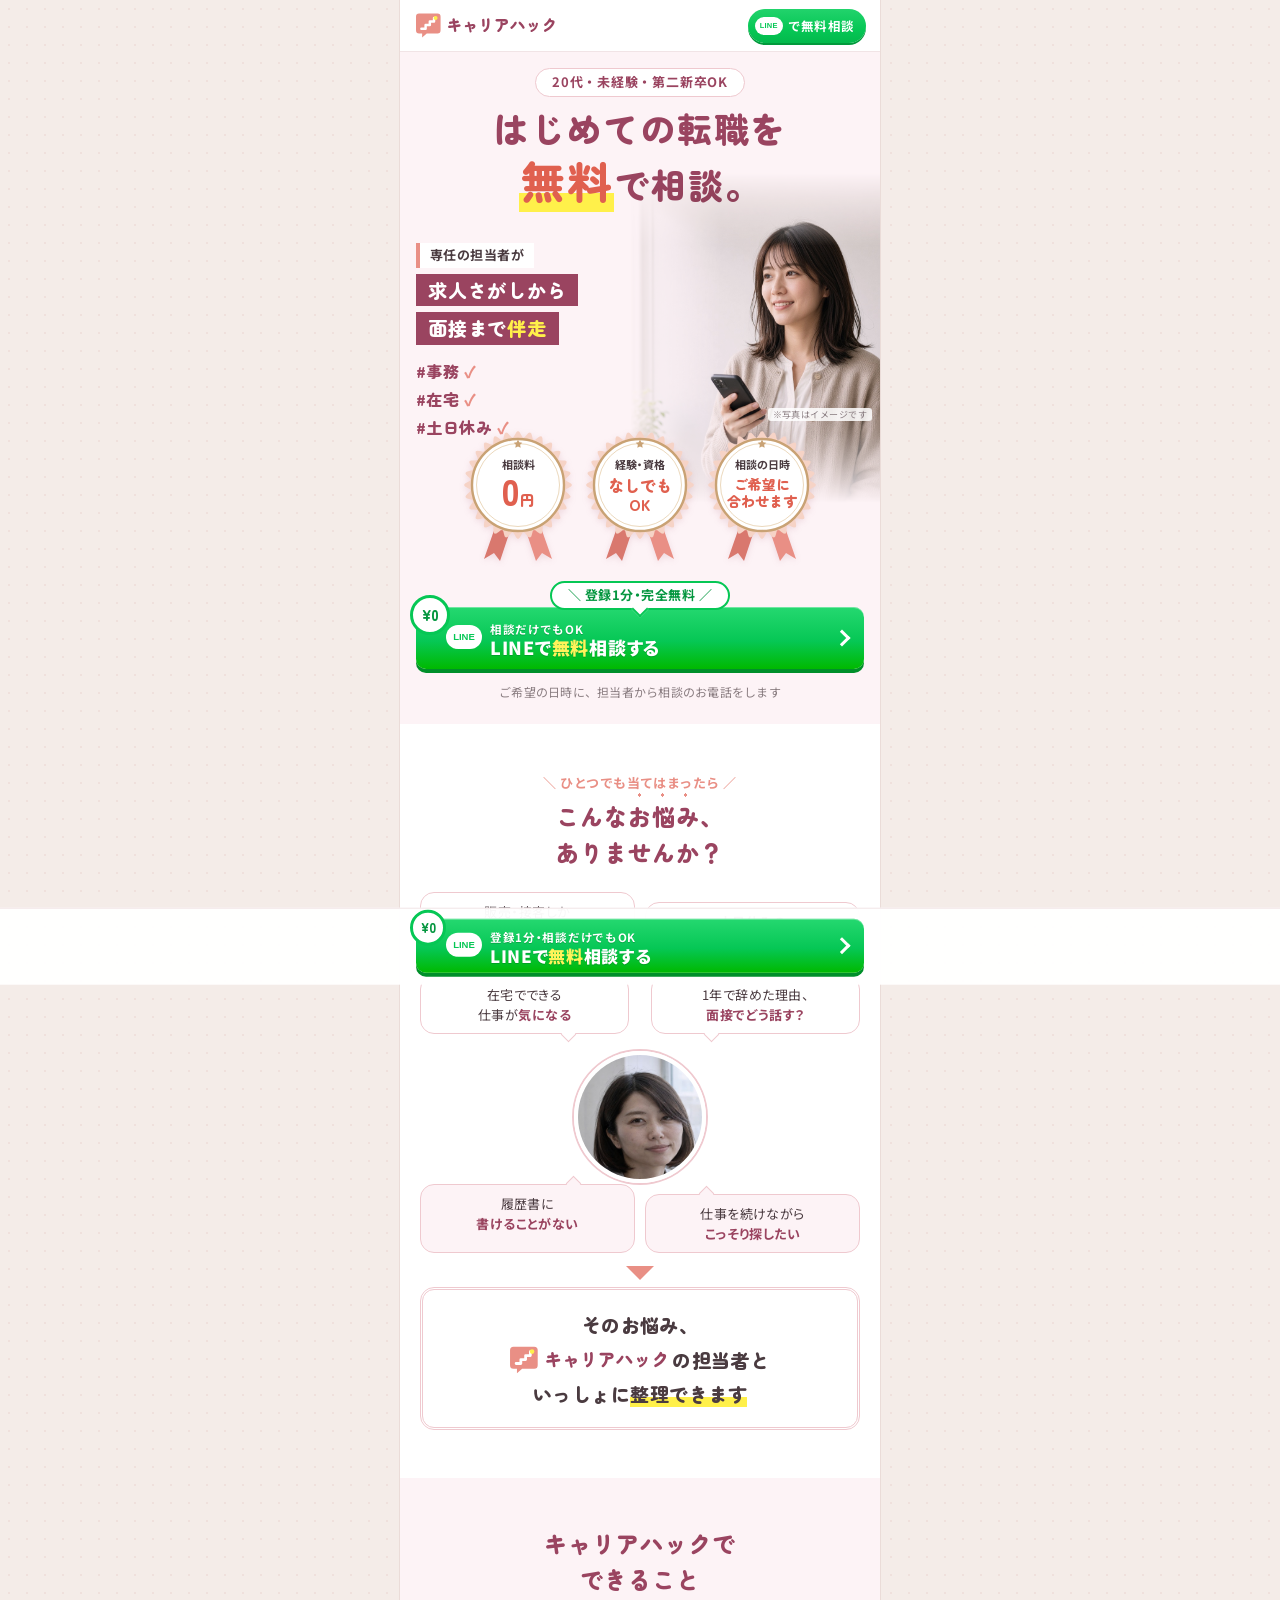
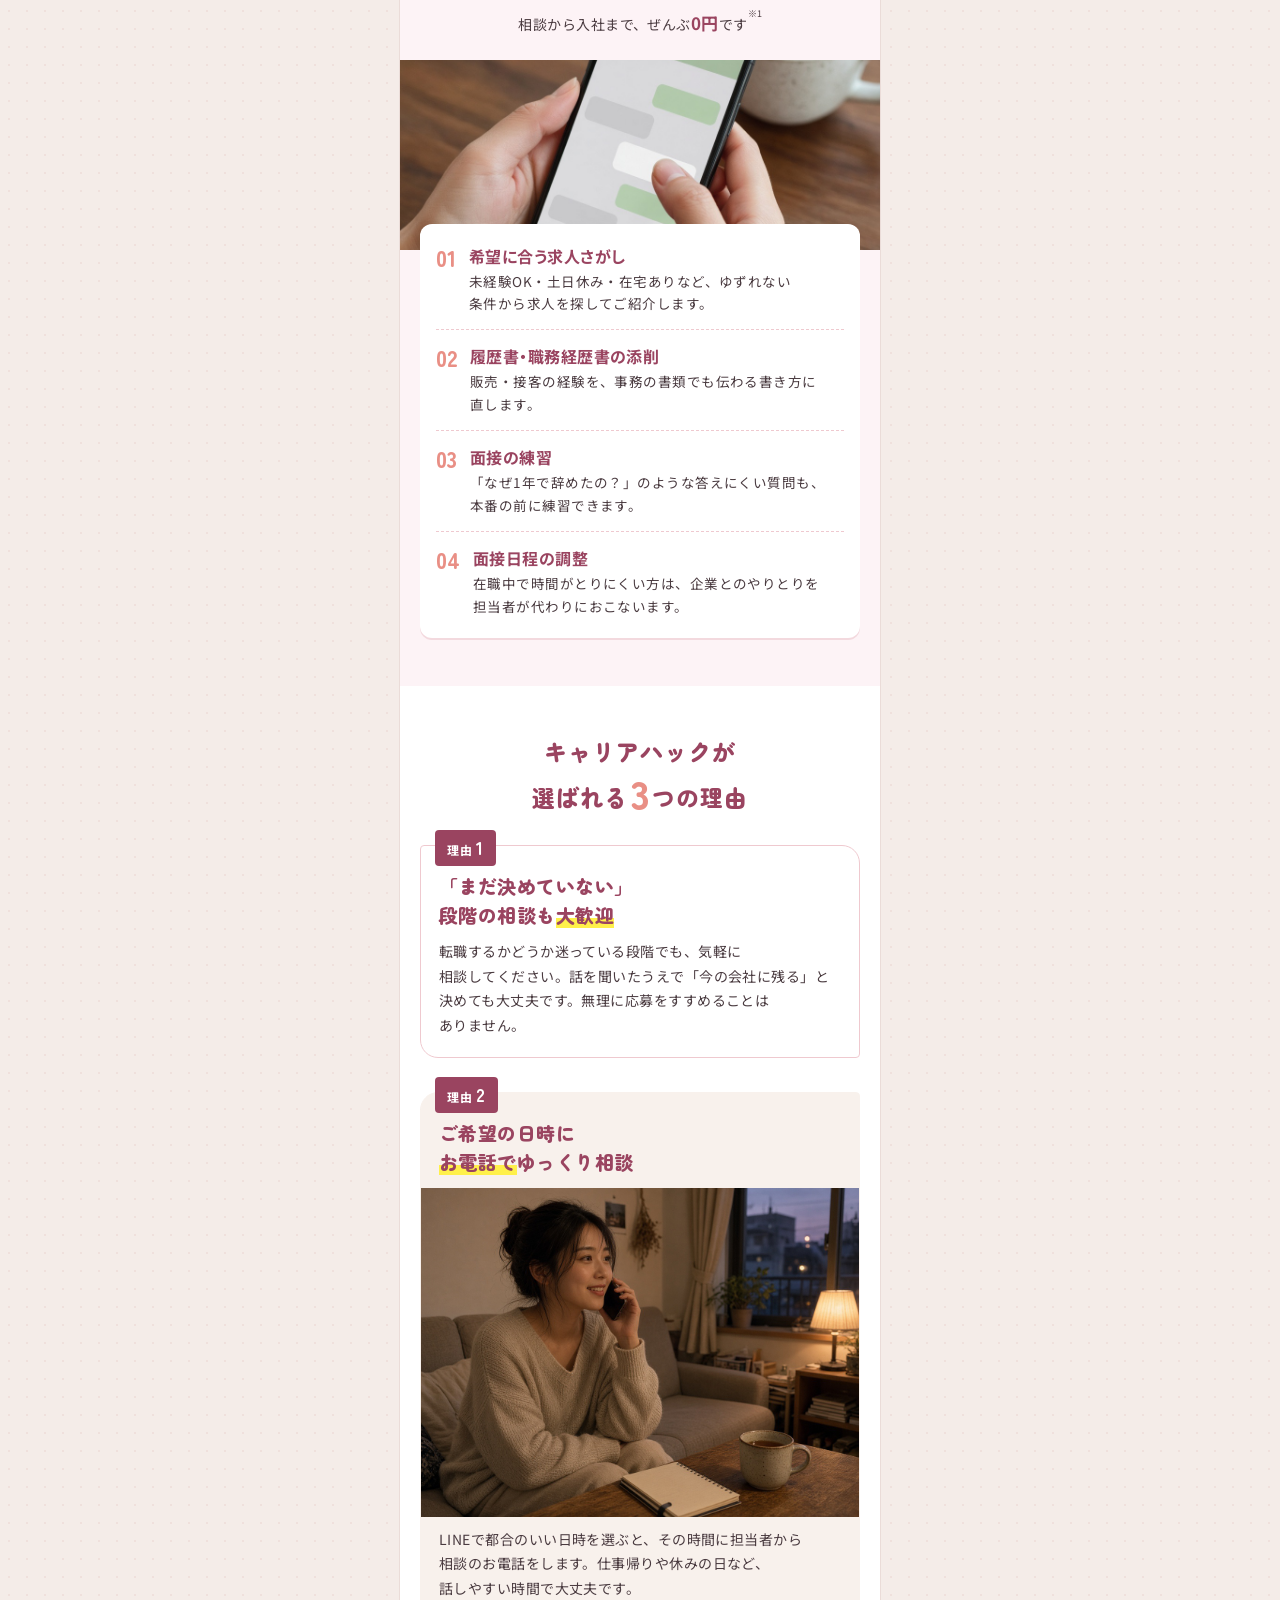
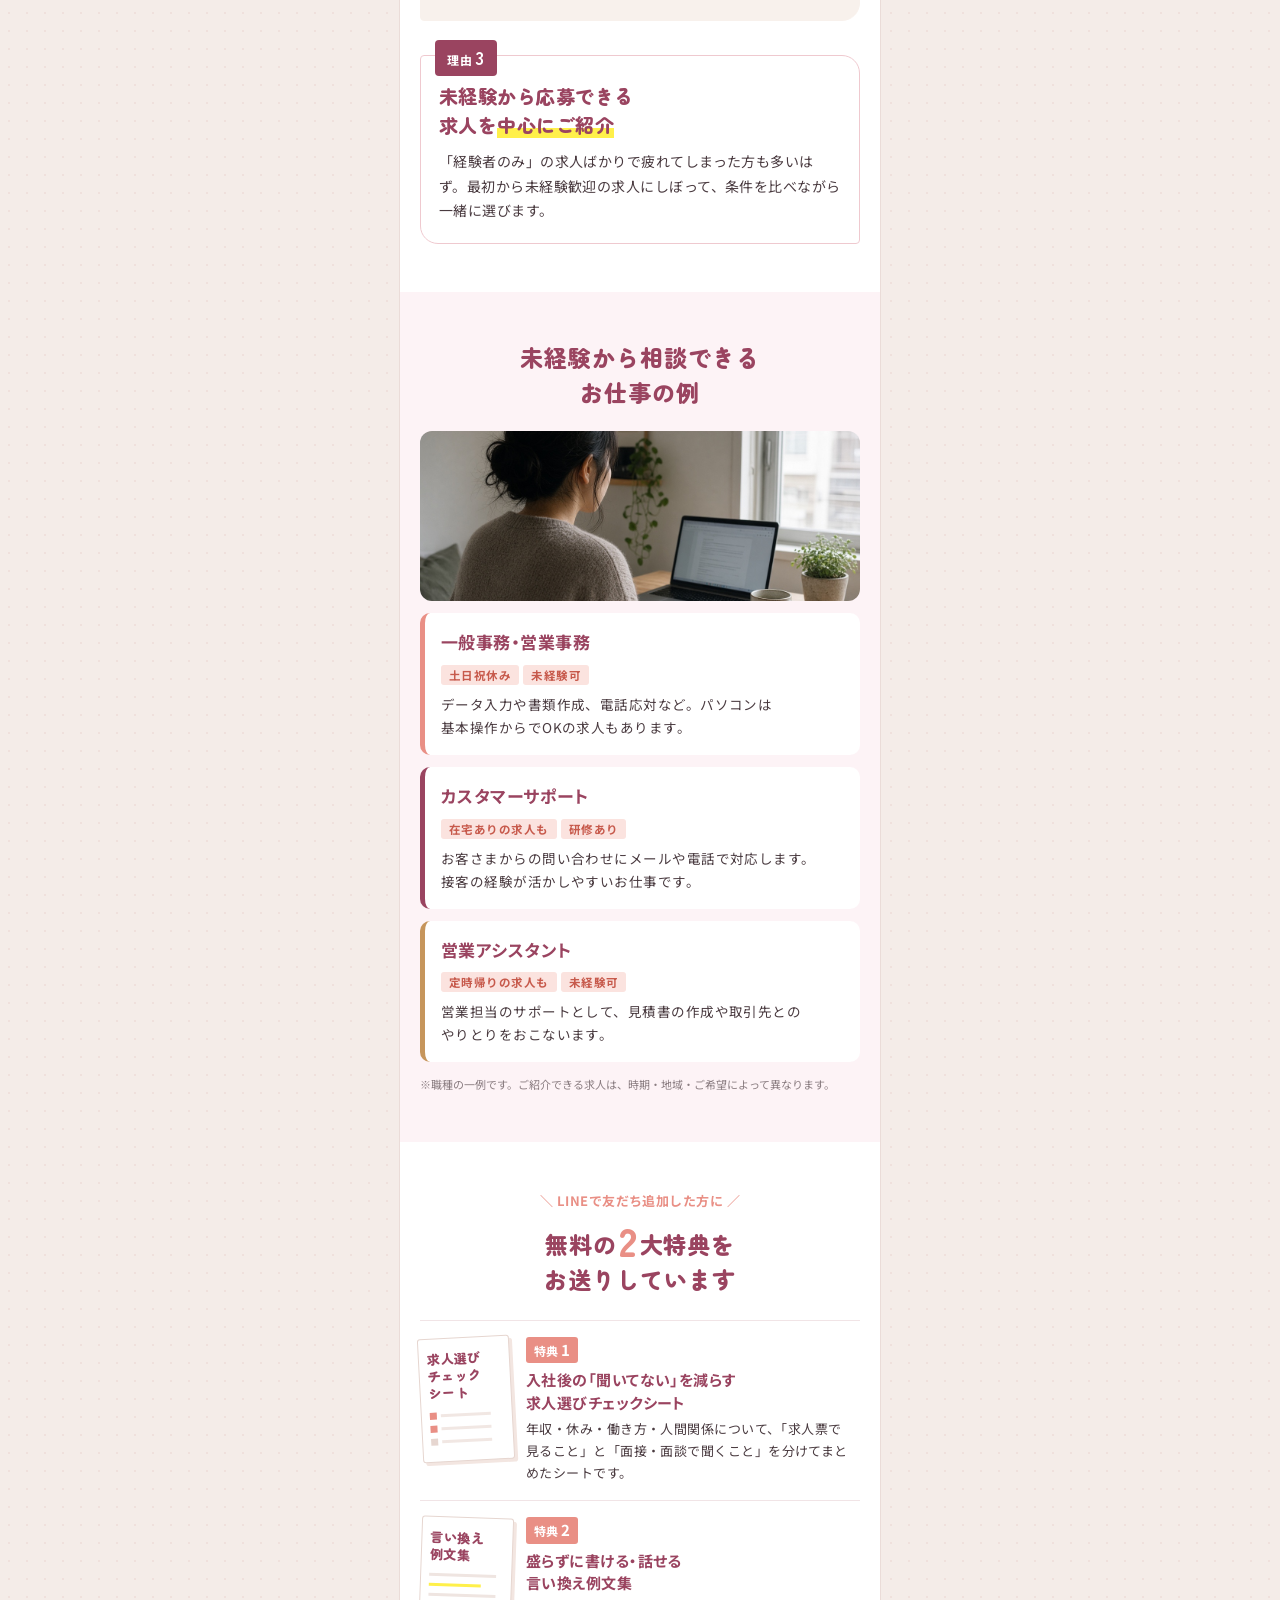
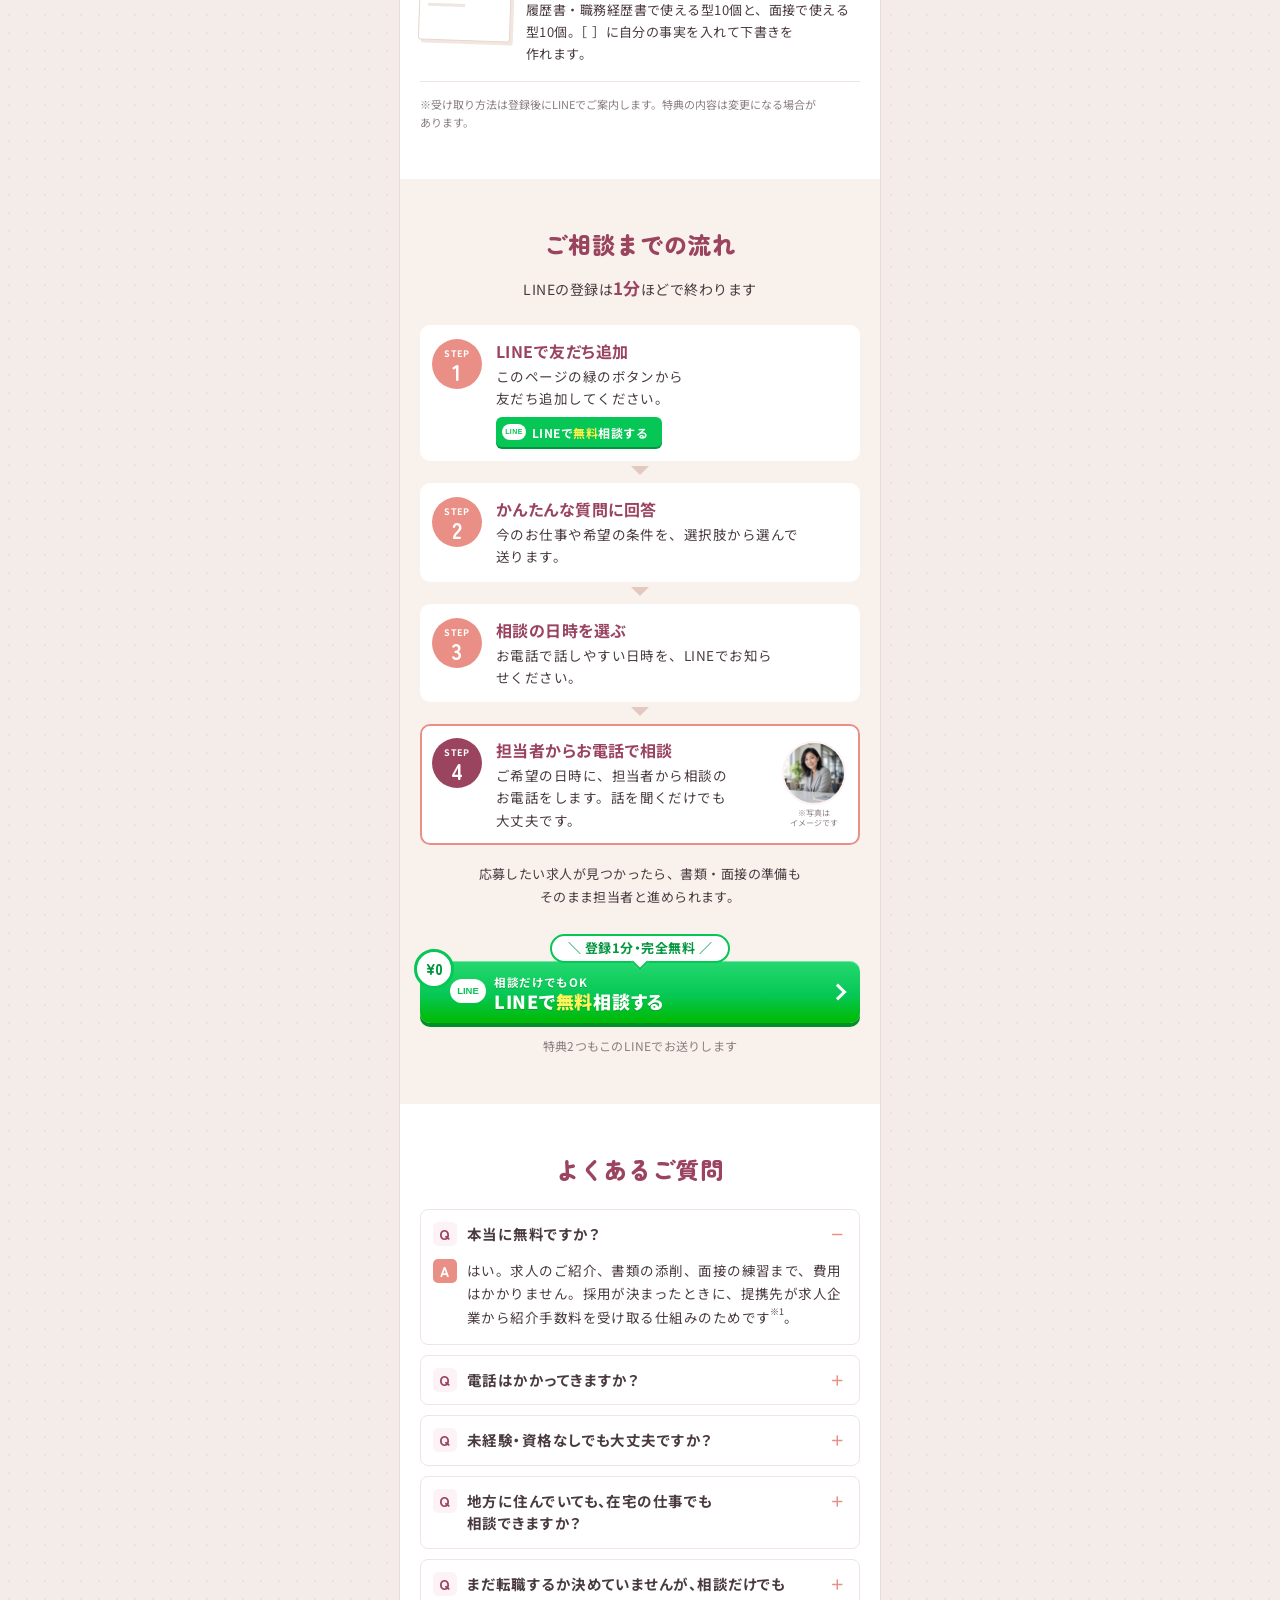
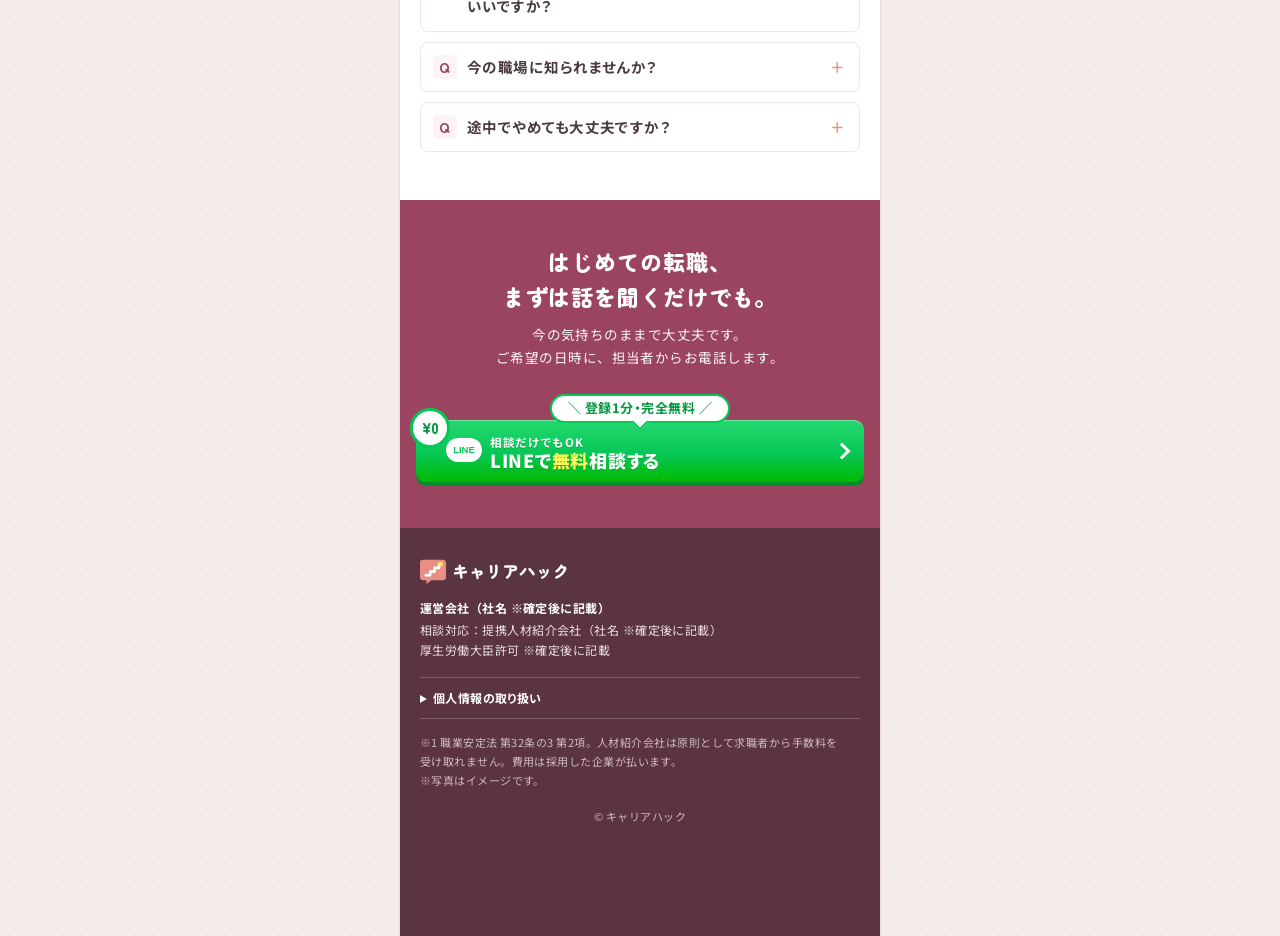
<file: docs/index.html>
<!doctype html>
<html lang="ja">
<head>
<meta charset="utf-8">
<meta name="viewport" content="width=device-width, initial-scale=1">
<title>はじめての転職を無料で相談｜キャリアハック</title>
<meta name="description" content="20代・未経験・第二新卒の女性のための転職相談。LINEで友だち追加して、ご希望の日時に担当者からお電話で相談できます。相談だけでもOK、費用は0円です。">
<meta name="robots" content="noindex">
<link rel="icon" href="img/logo-mark.svg" type="image/svg+xml">
<link rel="preconnect" href="https://fonts.googleapis.com">
<link rel="preconnect" href="https://fonts.gstatic.com" crossorigin>
<link rel="stylesheet" href="https://fonts.googleapis.com/css2?family=Noto+Sans+JP:wght@400;700&family=Zen+Maru+Gothic:wght@700;900&display=swap">
<link rel="stylesheet" href="style.css">
<script src="config.js"></script>
<script>
  // 描画前にアカウントを決める（LINEのURLだけに使う）
  (function () {
    var C = window.LP_CONFIG || { accounts: {} };
    var q = new URLSearchParams(location.search);
    var key = (q.get('a') || q.get('src') || '').toLowerCase();
    if (!Object.prototype.hasOwnProperty.call(C.accounts, key)) key = C.defaultAccount;
    window.LP_ACCOUNT = key;
  })();
</script>
</head>
<body>
<svg width="0" height="0" style="position:absolute" aria-hidden="true">
  <symbol id="laurel" viewBox="4 4 52 96"><path d="M42 93A46 46 0 0 1 40 11" fill="none" stroke="currentColor" stroke-width="2"/><g fill="currentColor"><g transform="rotate(-64 62 52)"><path d="M16 58c-9-4-10-13-6-19c6 3 8 11 6 19z"/><path d="M16 58c9-4 10-13 6-19c-6 3-8 11-6 19z" opacity=".8"/></g><g transform="rotate(-46 62 52)"><path d="M16 58c-9-4-10-13-6-19c6 3 8 11 6 19z"/><path d="M16 58c9-4 10-13 6-19c-6 3-8 11-6 19z" opacity=".8"/></g><g transform="rotate(-28 62 52)"><path d="M16 58c-9-4-10-13-6-19c6 3 8 11 6 19z"/><path d="M16 58c9-4 10-13 6-19c-6 3-8 11-6 19z" opacity=".8"/></g><g transform="rotate(-10 62 52)"><path d="M16 58c-9-4-10-13-6-19c6 3 8 11 6 19z"/><path d="M16 58c9-4 10-13 6-19c-6 3-8 11-6 19z" opacity=".8"/></g><g transform="rotate(8 62 52)"><path d="M16 58c-9-4-10-13-6-19c6 3 8 11 6 19z"/><path d="M16 58c9-4 10-13 6-19c-6 3-8 11-6 19z" opacity=".8"/></g><g transform="rotate(26 62 52)"><path d="M16 58c-9-4-10-13-6-19c6 3 8 11 6 19z"/><path d="M16 58c9-4 10-13 6-19c-6 3-8 11-6 19z" opacity=".8"/></g><g transform="rotate(44 62 52)"><path d="M16 58c-9-4-10-13-6-19c6 3 8 11 6 19z"/><path d="M16 58c9-4 10-13 6-19c-6 3-8 11-6 19z" opacity=".8"/></g></g></symbol>
  <symbol id="medal" viewBox="0 0 120 134">
    <path d="M40 92 L26 132 L36 126 L42 134 L54 98Z" fill="#d9786e"/><path d="M80 92 L94 132 L84 126 L78 134 L66 98Z" fill="#e98f85"/>
    <path d="M60.0 4.0 L61.5 5.0 L62.8 7.3 L64.1 9.6 L65.3 10.7 L66.8 9.9 L68.5 7.9 L70.4 6.0 L72.0 5.4 L73.3 6.6 L74.1 9.2 L74.7 11.8 L75.7 13.1 L77.3 12.7 L79.4 11.1 L81.7 9.6 L83.4 9.3 L84.4 10.9 L84.6 13.5 L84.7 16.2 L85.3 17.7 L87.0 17.6 L89.4 16.6 L91.9 15.6 L93.7 15.8 L94.2 17.5 L93.9 20.1 L93.3 22.7 L93.7 24.3 L95.3 24.7 L97.9 24.1 L100.5 23.8 L102.2 24.3 L102.4 26.1 L101.4 28.6 L100.4 31.0 L100.3 32.7 L101.8 33.3 L104.5 33.4 L107.1 33.6 L108.7 34.6 L108.4 36.3 L106.9 38.6 L105.3 40.7 L104.9 42.3 L106.2 43.3 L108.8 43.9 L111.4 44.7 L112.6 46.0 L112.0 47.6 L110.1 49.5 L108.1 51.2 L107.3 52.7 L108.4 53.9 L110.7 55.2 L113.0 56.5 L114.0 58.0 L113.0 59.5 L110.7 60.8 L108.4 62.1 L107.3 63.3 L108.1 64.8 L110.1 66.5 L112.0 68.4 L112.6 70.0 L111.4 71.3 L108.8 72.1 L106.2 72.7 L104.9 73.7 L105.3 75.3 L106.9 77.4 L108.4 79.7 L108.7 81.4 L107.1 82.4 L104.5 82.6 L101.8 82.7 L100.3 83.3 L100.4 85.0 L101.4 87.4 L102.4 89.9 L102.2 91.7 L100.5 92.2 L97.9 91.9 L95.3 91.3 L93.7 91.7 L93.3 93.3 L93.9 95.9 L94.2 98.5 L93.7 100.2 L91.9 100.4 L89.4 99.4 L87.0 98.4 L85.3 98.3 L84.7 99.8 L84.6 102.5 L84.4 105.1 L83.4 106.7 L81.7 106.4 L79.4 104.9 L77.3 103.3 L75.7 102.9 L74.7 104.2 L74.1 106.8 L73.3 109.4 L72.0 110.6 L70.4 110.0 L68.5 108.1 L66.8 106.1 L65.3 105.3 L64.1 106.4 L62.8 108.7 L61.5 111.0 L60.0 112.0 L58.5 111.0 L57.2 108.7 L55.9 106.4 L54.7 105.3 L53.2 106.1 L51.5 108.1 L49.6 110.0 L48.0 110.6 L46.7 109.4 L45.9 106.8 L45.3 104.2 L44.3 102.9 L42.7 103.3 L40.6 104.9 L38.3 106.4 L36.6 106.7 L35.6 105.1 L35.4 102.5 L35.3 99.8 L34.7 98.3 L33.0 98.4 L30.6 99.4 L28.1 100.4 L26.3 100.2 L25.8 98.5 L26.1 95.9 L26.7 93.3 L26.3 91.7 L24.7 91.3 L22.1 91.9 L19.5 92.2 L17.8 91.7 L17.6 89.9 L18.6 87.4 L19.6 85.0 L19.7 83.3 L18.2 82.7 L15.5 82.6 L12.9 82.4 L11.3 81.4 L11.6 79.7 L13.1 77.4 L14.7 75.3 L15.1 73.7 L13.8 72.7 L11.2 72.1 L8.6 71.3 L7.4 70.0 L8.0 68.4 L9.9 66.5 L11.9 64.8 L12.7 63.3 L11.6 62.1 L9.3 60.8 L7.0 59.5 L6.0 58.0 L7.0 56.5 L9.3 55.2 L11.6 53.9 L12.7 52.7 L11.9 51.2 L9.9 49.5 L8.0 47.6 L7.4 46.0 L8.6 44.7 L11.2 43.9 L13.8 43.3 L15.1 42.3 L14.7 40.7 L13.1 38.6 L11.6 36.3 L11.3 34.6 L12.9 33.6 L15.5 33.4 L18.2 33.3 L19.7 32.7 L19.6 31.0 L18.6 28.6 L17.6 26.1 L17.8 24.3 L19.5 23.8 L22.1 24.1 L24.7 24.7 L26.3 24.3 L26.7 22.7 L26.1 20.1 L25.8 17.5 L26.3 15.8 L28.1 15.6 L30.6 16.6 L33.0 17.6 L34.7 17.7 L35.3 16.2 L35.4 13.5 L35.6 10.9 L36.6 9.3 L38.3 9.6 L40.6 11.1 L42.7 12.7 L44.3 13.1 L45.3 11.8 L45.9 9.2 L46.7 6.6 L48.0 5.4 L49.6 6.0 L51.5 7.9 L53.2 9.9 L54.7 10.7 L55.9 9.6 L57.2 7.3 L58.5 5.0Z" fill="#f6d3c6"/>
    <circle cx="60" cy="58" r="46" fill="#fff" stroke="#c9a274" stroke-width="2.4"/>
    <circle cx="60" cy="58" r="41.5" fill="none" stroke="#ecd9bd" stroke-width="1"/>
    <g fill="#c9a274" transform="translate(60 17)"><path d="M0-4.5l1.3 2.8 3 .4-2.2 2.1.6 3L0 2.4-2.7 3.8l.6-3-2.2-2.1 3-.4z"/></g>
  </symbol>
</svg>
<main class="page">

<header class="top">
  <p class="logo"><img src="img/logo.svg" alt="キャリアハック" width="185" height="34"></p>
  <a class="top-btn" href="#" data-cta><i aria-hidden="true">LINE</i>で無料相談</a>
</header>

<!-- ============ FV ============ -->
<section class="fv">
  <p class="fv-pill">20代・未経験・第二新卒OK</p>
  <h1 class="fv-h">はじめての転職を<br><em>無料</em>で相談。</h1>
  <div class="fv-body">
    <div class="fv-photo"><img src="img/gen_fv_woman.jpg" alt="スマホを持って窓辺に立つ20代の女性" width="864" height="1152" fetchpriority="high"></div>
    <div class="fv-left">
      <p class="fv-lbl">専任の担当者が</p>
      <p class="fv-bar">求人さがしから</p>
      <p class="fv-bar">面接まで<em>伴走</em></p>
      <ul class="fv-tags"><li>#事務</li><li>#在宅</li><li>#土日休み</li></ul>
    </div>
    <p class="fv-photo-note">※写真はイメージです</p>
  </div>
  <ul class="medals">
    <li><svg class="md" aria-hidden="true"><use href="#medal"/></svg><span>相談料</span><b>0<small>円</small></b></li>
    <li><svg class="md" aria-hidden="true"><use href="#medal"/></svg><span>経験・資格</span><b class="s">なしでも<br>OK</b></li>
    <li><svg class="md" aria-hidden="true"><use href="#medal"/></svg><span>相談の日時</span><b class="s xs">ご希望に<br>合わせます</b></li>
  </ul>
  <div class="cta" id="cta-fv">
    <p class="cta-tab">＼ 登録1分・完全無料 ／</p>
    <a class="btn" href="#" data-cta><span class="btn-yen">¥0</span><span class="btn-ic" aria-hidden="true">LINE</span><span class="btn-tx"><small>相談だけでもOK</small>LINEで<em>無料</em>相談する</span><i class="btn-ar" aria-hidden="true"></i></a>
    <p class="cta-note">ご希望の日時に、担当者から相談のお電話をします</p>
  </div>
</section>

<!-- ============ 悩み ============ -->
<section class="worry">
  <p class="sec-cap">ひとつでも当てはまったら</p>
  <h2 class="sec-h">こんな<span class="dots">お悩み</span>、<br>ありませんか？</h2>
  <div class="worry-box">
    <ul class="bubbles">
      <li class="b1">販売・接客しか<br><b>したことがない</b></li>
      <li class="b2"><b>土日休み</b>の<br>仕事に変わりたい</li>
      <li class="b3">在宅でできる<br>仕事が<b>気になる</b></li>
      <li class="b4">1年で辞めた理由、<br><b>面接でどう話す？</b></li>
      <li class="b5">履歴書に<br><b>書けることがない</b></li>
      <li class="b6">仕事を続けながら<br><b>こっそり探したい</b></li>
    </ul>
    <p class="worry-face"><img src="img/worry_face.jpg" alt="考えごとをしている20代の女性" width="800" height="600" loading="lazy"></p>
  </div>
  <div class="solve">
    <p>そのお悩み、</p>
    <p class="solve-b"><img src="img/logo.svg" alt="キャリアハック" width="185" height="34"><span>の担当者と</span></p>
    <p>いっしょに<span class="mk">整理できます</span></p>
  </div>
</section>

<!-- ============ できること ============ -->
<section class="can">
  <h2 class="sec-h">キャリアハックで<br>できること</h2>
  <p class="sec-lead">相談から入社まで、ぜんぶ<b>0円</b>です<sup>※1</sup></p>
  <figure class="can-photo"><img src="img/gen_line_phone.jpg" alt="カフェでスマホのトーク画面を見ている手元" width="1024" height="1024" loading="lazy"></figure>
  <ol class="can-list">
    <li><span class="no">01</span><div><h3>希望に合う求人さがし</h3><p>未経験OK・土日休み・在宅ありなど、ゆずれない条件から求人を探してご紹介します。</p></div></li>
    <li><span class="no">02</span><div><h3>履歴書・職務経歴書の添削</h3><p>販売・接客の経験を、事務の書類でも伝わる書き方に直します。</p></div></li>
    <li><span class="no">03</span><div><h3>面接の練習</h3><p>「なぜ1年で辞めたの？」のような答えにくい質問も、本番の前に練習できます。</p></div></li>
    <li><span class="no">04</span><div><h3>面接日程の調整</h3><p>在職中で時間がとりにくい方は、企業とのやりとりを担当者が代わりにおこないます。</p></div></li>
  </ol>
</section>

<!-- ============ 選ばれる理由 ============ -->
<section class="reasons">
  <h2 class="sec-h">キャリアハックが<br>選ばれる<span class="big">3</span>つの理由</h2>
  <article class="reason">
    <p class="rn">理由<b>1</b></p>
    <h3>「まだ決めていない」<br>段階の相談も<span class="mk">大歓迎</span></h3>
    <p>転職するかどうか迷っている段階でも、気軽に相談してください。話を聞いたうえで「今の会社に残る」と決めても大丈夫です。無理に応募をすすめることはありません。</p>
  </article>
  <article class="reason ph">
    <p class="rn">理由<b>2</b></p>
    <h3>ご希望の日時に<br><span class="mk">お電話で</span>ゆっくり相談</h3>
    <figure><img src="img/gen_call.jpg" alt="自宅のソファで電話をしている女性" width="1152" height="864" loading="lazy"></figure>
    <p>LINEで都合のいい日時を選ぶと、その時間に担当者から相談のお電話をします。仕事帰りや休みの日など、話しやすい時間で大丈夫です。</p>
  </article>
  <article class="reason">
    <p class="rn">理由<b>3</b></p>
    <h3>未経験から応募できる<br>求人を<span class="mk">中心にご紹介</span></h3>
    <p>「経験者のみ」の求人ばかりで疲れてしまった方も多いはず。最初から未経験歓迎の求人にしぼって、条件を比べながら一緒に選びます。</p>
  </article>
</section>

<!-- ============ 職種の例 ============ -->
<section class="jobs">
  <h2 class="sec-h">未経験から相談できる<br>お仕事の例</h2>
  <figure class="jobs-photo"><img src="img/gen_home_desk.jpg" alt="自宅の窓辺の机でノートパソコンを使う女性の後ろ姿" width="1152" height="864" loading="lazy"></figure>
  <ul class="job-list">
    <li><h3>一般事務・営業事務</h3><p class="tg"><span>土日祝休み</span><span>未経験可</span></p><p>データ入力や書類作成、電話応対など。パソコンは基本操作からでOKの求人もあります。</p></li>
    <li><h3>カスタマーサポート</h3><p class="tg"><span>在宅ありの求人も</span><span>研修あり</span></p><p>お客さまからの問い合わせにメールや電話で対応します。接客の経験が活かしやすいお仕事です。</p></li>
    <li><h3>営業アシスタント</h3><p class="tg"><span>定時帰りの求人も</span><span>未経験可</span></p><p>営業担当のサポートとして、見積書の作成や取引先とのやりとりをおこないます。</p></li>
  </ul>
  <p class="fine">※職種の一例です。ご紹介できる求人は、時期・地域・ご希望によって異なります。</p>
</section>

<!-- ============ 特典 ============ -->
<section class="gift">
  <p class="sec-cap">LINEで友だち追加した方に</p>
  <h2 class="sec-h">無料の<span class="big">2</span>大特典を<br>お送りしています</h2>
  <ol class="gift-list">
    <li><div class="g-doc"><b>求人選び<br>チェック<br>シート</b><span class="gd-ck"><u class="on"></u><u class="on"></u><u></u></span></div><div class="g-tx"><p class="g-no">特典<b>1</b></p><h3>入社後の「聞いてない」を減らす<br><span class="nw">求人選びチェックシート</span></h3><p>年収・休み・働き方・人間関係について、「求人票で見ること」と「面接・面談で聞くこと」を分けてまとめたシートです。</p></div></li>
    <li><div class="g-doc c"><b>言い換え<br>例文集</b><span class="gd-tx"><u></u><u class="mk"></u><u></u><u class="s"></u></span></div><div class="g-tx"><p class="g-no">特典<b>2</b></p><h3>盛らずに書ける・話せる<br><span class="nw">言い換え例文集</span></h3><p>履歴書・職務経歴書で使える型10個と、面接で使える型10個。［ ］に自分の事実を入れて下書きを作れます。</p></div></li>
  </ol>
  <p class="fine">※受け取り方法は登録後にLINEでご案内します。特典の内容は変更になる場合があります。</p>
</section>

<!-- ============ ご利用の流れ ============ -->
<section class="flow" id="flow">
  <h2 class="sec-h">ご相談までの流れ</h2>
  <p class="sec-lead">LINEの登録は<b>1分</b>ほどで終わります</p>
  <ol class="flow-list">
    <li><p class="step">STEP<b>1</b></p><div><h3>LINEで友だち追加</h3><p>このページの緑のボタンから友だち追加してください。</p><span class="mini-btn" aria-hidden="true"><i>LINE</i><span>LINEで<em>無料</em>相談する</span></span></div></li>
    <li><p class="step">STEP<b>2</b></p><div><h3>かんたんな質問に回答</h3><p>今のお仕事や希望の条件を、選択肢から選んで送ります。</p></div></li>
    <li><p class="step">STEP<b>3</b></p><div><h3>相談の日時を選ぶ</h3><p>お電話で話しやすい日時を、LINEでお知らせください。</p></div></li>
    <li class="last"><p class="step">STEP<b>4</b></p><div><h3>担当者からお電話で相談</h3><p>ご希望の日時に、担当者から相談のお電話をします。<span class="nw">話を聞くだけでも</span>大丈夫です。</p></div><figure class="adv"><img src="img/gen_advisor.jpg" alt="相談を担当するキャリアアドバイザーのイメージ" width="1024" height="1024" loading="lazy"><figcaption>※写真は<br>イメージです</figcaption></figure></li>
  </ol>
  <p class="flow-after">応募したい求人が見つかったら、書類・面接の準備も<br>そのまま担当者と進められます。</p>
  <div class="cta">
    <p class="cta-tab">＼ 登録1分・完全無料 ／</p>
    <a class="btn" href="#" data-cta><span class="btn-yen">¥0</span><span class="btn-ic" aria-hidden="true">LINE</span><span class="btn-tx"><small>相談だけでもOK</small>LINEで<em>無料</em>相談する</span><i class="btn-ar" aria-hidden="true"></i></a>
    <p class="cta-note">特典2つもこのLINEでお送りします</p>
  </div>
</section>

<!-- ============ FAQ ============ -->
<section class="faq" id="faq">
  <h2 class="sec-h">よくあるご質問</h2>
  <details open><summary>本当に無料ですか？</summary><div class="a">はい。求人のご紹介、書類の添削、面接の練習まで、費用はかかりません。採用が決まったときに、提携先が求人企業から紹介手数料を受け取る仕組みのためです<sup>※1</sup>。</div></details>
  <details><summary>電話はかかってきますか？</summary><div class="a">相談は、LINEで選んでいただいた日時に、担当者からお電話でおこないます。ご都合が悪くなったときは、LINEでお知らせください。話を聞くだけでも大丈夫です。</div></details>
  <details><summary>未経験・資格なしでも大丈夫ですか？</summary><div class="a">大丈夫です。未経験歓迎の求人を中心にご紹介します。職務経歴書がまだ無くても、一から一緒に作れます。</div></details>
  <details><summary>地方に住んでいても、在宅の仕事でも相談できますか？</summary><div class="a">できます。相談はお電話なので、お住まいの場所は問いません。ご紹介できる求人は、地域や時期によって異なります。</div></details>
  <details><summary>まだ転職するか決めていませんが、相談だけでもいいですか？</summary><div class="a">もちろんです。迷っている段階のご相談も歓迎しています。無理に応募をすすめることはありません。</div></details>
  <details><summary>今の職場に知られませんか？</summary><div class="a">職場に連絡することはありません。応募先の企業にも、ご本人の同意なしに情報をお渡しすることはありません。</div></details>
  <details><summary>途中でやめても大丈夫ですか？</summary><div class="a">大丈夫です。相談の途中でも、応募や内定のあとに辞退しても、違約金などはありません。</div></details>
</section>

<!-- ============ 最終CTA ============ -->
<section class="last-cta">
  <h2>はじめての転職、<br>まずは話を聞くだけでも。</h2>
  <p>今の気持ちのままで大丈夫です。<br>ご希望の日時に、担当者からお電話します。</p>
  <div class="cta">
    <p class="cta-tab">＼ 登録1分・完全無料 ／</p>
    <a class="btn" href="#" data-cta><span class="btn-yen">¥0</span><span class="btn-ic" aria-hidden="true">LINE</span><span class="btn-tx"><small>相談だけでもOK</small>LINEで<em>無料</em>相談する</span><i class="btn-ar" aria-hidden="true"></i></a>
  </div>
</section>

<footer class="foot" id="privacy">
  <p class="f-logo"><img src="img/logo-white.svg" alt="キャリアハック" width="185" height="34"></p>
  <p class="f-name"><span data-operator>運営会社（社名 ※確定後に記載）</span></p>
  <p class="f-sub">相談対応：<span data-partner>提携人材紹介会社（社名 ※確定後に記載）</span><br><span data-permit>厚生労働大臣許可 ※確定後に記載</span></p>

  <details class="f-priv">
    <summary>個人情報の取り扱い</summary>
    <p><strong>キャリアハック</strong>は、<span data-operator>当社（運営会社 ※社名は確定後に記載）</span>が運営するInstagramのアカウントです。実際のご相談に対応するのは、<strong>①提携人材紹介会社の担当者</strong>です。</p>
    <p><strong>①の担当者が読むことへの同意は、LINEの1通目でお示しし、そこで確認します。</strong>送っていただいたご相談内容・在職状況・相談のお電話の日時と電話番号は、この担当者が読みます。登録しただけの段階では、担当者に送られるものはありません。</p>
    <p><strong>②求人企業へのご推薦に進むときは、提供先・提供項目をあらためてお示しし、ご本人の同意をいただいてから提供します。</strong>同意がなければ、ご相談だけで終わりです。</p>
    <p>これとは別に、LINEでやり取りをする時点で、LINEヤフー株式会社および当社が利用する配信システムに、トークの内容・LINEの表示名・流入経路が記録されます。</p>
    <dl class="partner">
      <dt>提供先</dt><dd>①<span data-partner>提携人材紹介会社（社名 ※確定後に記載）</span>＝ご相談の対応<br>②①を通じてご推薦する求人企業＝同意のあと</dd>
      <dt>許可番号</dt><dd data-permit>（厚生労働大臣許可 ※確定後に記載）</dd>
      <dt>①へ渡るもの（相談の段階）</dt><dd>LINEの表示名／ご相談内容／在職状況／相談のお電話の日時と電話番号</dd>
      <dt>②へ渡るもの（推薦のとき・同意のあと）</dt><dd>氏名／連絡先／希望条件／職務経歴</dd>
      <dt>提供の方法</dt><dd>電磁的記録の送信</dd>
    </dl>
    <p>許可番号は、厚生労働省「人材サービス総合サイト」の事業所検索で確認できます。</p>
  </details>

  <ol class="sources">
    <li>※1 職業安定法 第32条の3 第2項。人材紹介会社は原則として求職者から手数料を受け取れません。費用は採用した企業が払います。</li>
    <li>※写真はイメージです。</li>
  </ol>
  <p class="copy">© キャリアハック</p>
</footer>
</main>

<div class="sticky">
  <a class="btn" href="#" data-cta><span class="btn-yen">¥0</span><span class="btn-ic" aria-hidden="true">LINE</span><span class="btn-tx"><small>登録1分・相談だけでもOK</small>LINEで<em>無料</em>相談する</span><i class="btn-ar" aria-hidden="true"></i></a>
</div>

<script>
(function () {
  var C = window.LP_CONFIG;
  var key = window.LP_ACCOUNT;
  var acc = C.accounts[key];
  var q = new URLSearchParams(location.search);
  var i, els;

  // ---- 確定後に入る社名・許可番号 ----
  function fill(sel, val) {
    if (!val) return;
    var e = document.querySelectorAll(sel);
    for (var k = 0; k < e.length; k++) e[k].textContent = val;
  }
  fill('[data-operator]', C.operator);
  fill('[data-partner]', C.partner);
  if (C.permit) fill('[data-permit]', '厚生労働大臣許可 ' + C.permit);

  // ---- LINEのURL: ?line= は許可したドメインの https だけ受け付ける ----
  function okLine(u) {
    try {
      var x = new URL(u);
      if (x.protocol !== 'https:') return false;
      for (var k = 0; k < C.lineHosts.length; k++) {
        var h = C.lineHosts[k];
        if (x.hostname === h || x.hostname.slice(-(h.length + 1)) === '.' + h) return true;
      }
    } catch (e) {}
    return false;
  }
  var href = acc.line;
  var override = q.get('line');
  if (override && okLine(override)) href = override;
  if (C.appendParams) {
    var h = href.indexOf('#');
    var hash = h > -1 ? href.slice(h) : '';
    var base = h > -1 ? href.slice(0, h) : href;
    href = base + (base.indexOf('?') > -1 ? '&' : '?') + 'src=' + encodeURIComponent(key) + hash;
  }
  els = document.querySelectorAll('a[data-cta]');
  for (i = 0; i < els.length; i++) els[i].setAttribute('href', href);

  // ---- 追従CTA: FVのボタンが画面から外れたら出す。最後のCTAが見えている間は引っ込める ----
  var sticky = document.querySelector('.sticky');
  var first = document.getElementById('cta-fv');
  var last = document.querySelector('.last-cta');
  if (sticky && first && 'IntersectionObserver' in window) {
    var pastFv = false, atLast = false;
    var set = function () { sticky.classList.toggle('is-on', pastFv && !atLast); };
    new IntersectionObserver(function (en) {
      pastFv = !en[0].isIntersecting && en[0].boundingClientRect.top < 0; set();
    }).observe(first);
    if (last) new IntersectionObserver(function (en) { atLast = en[0].isIntersecting; set(); }).observe(last);
  }
})();
</script>
</body>
</html>
</file>
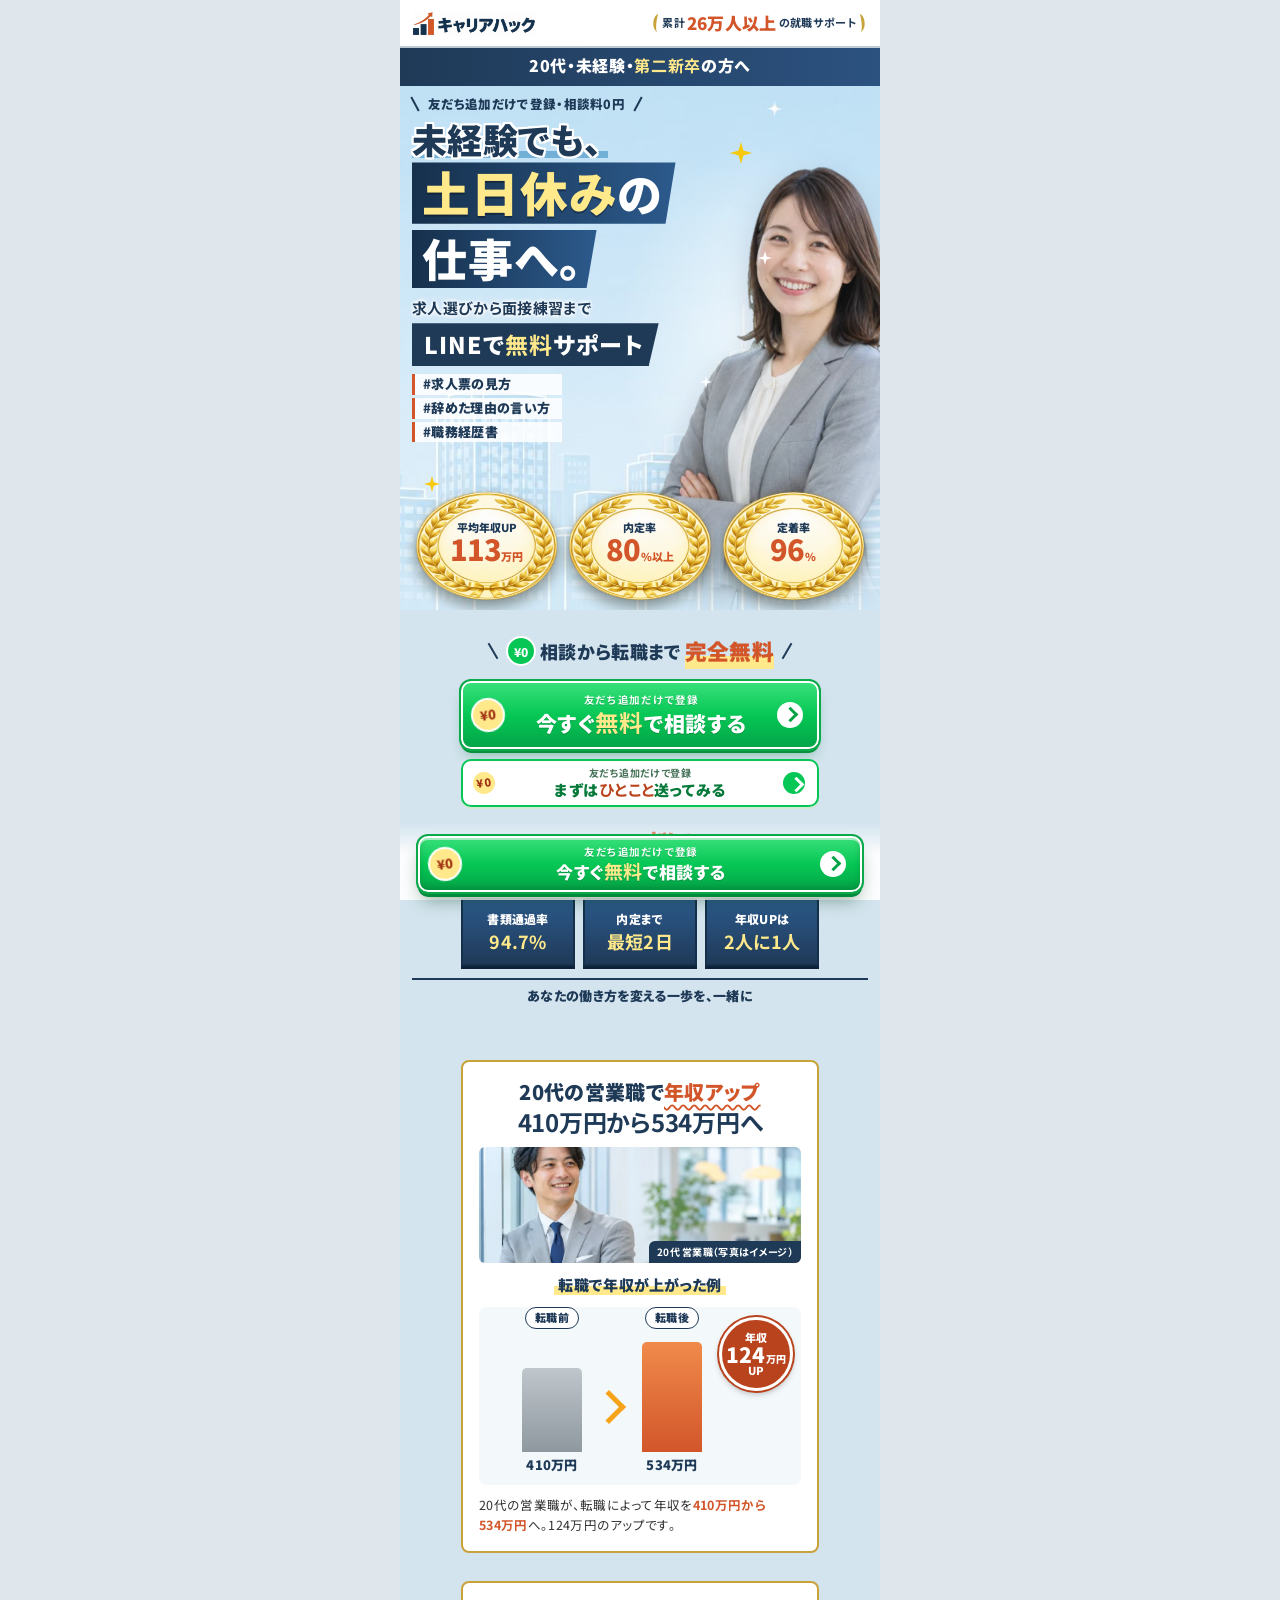
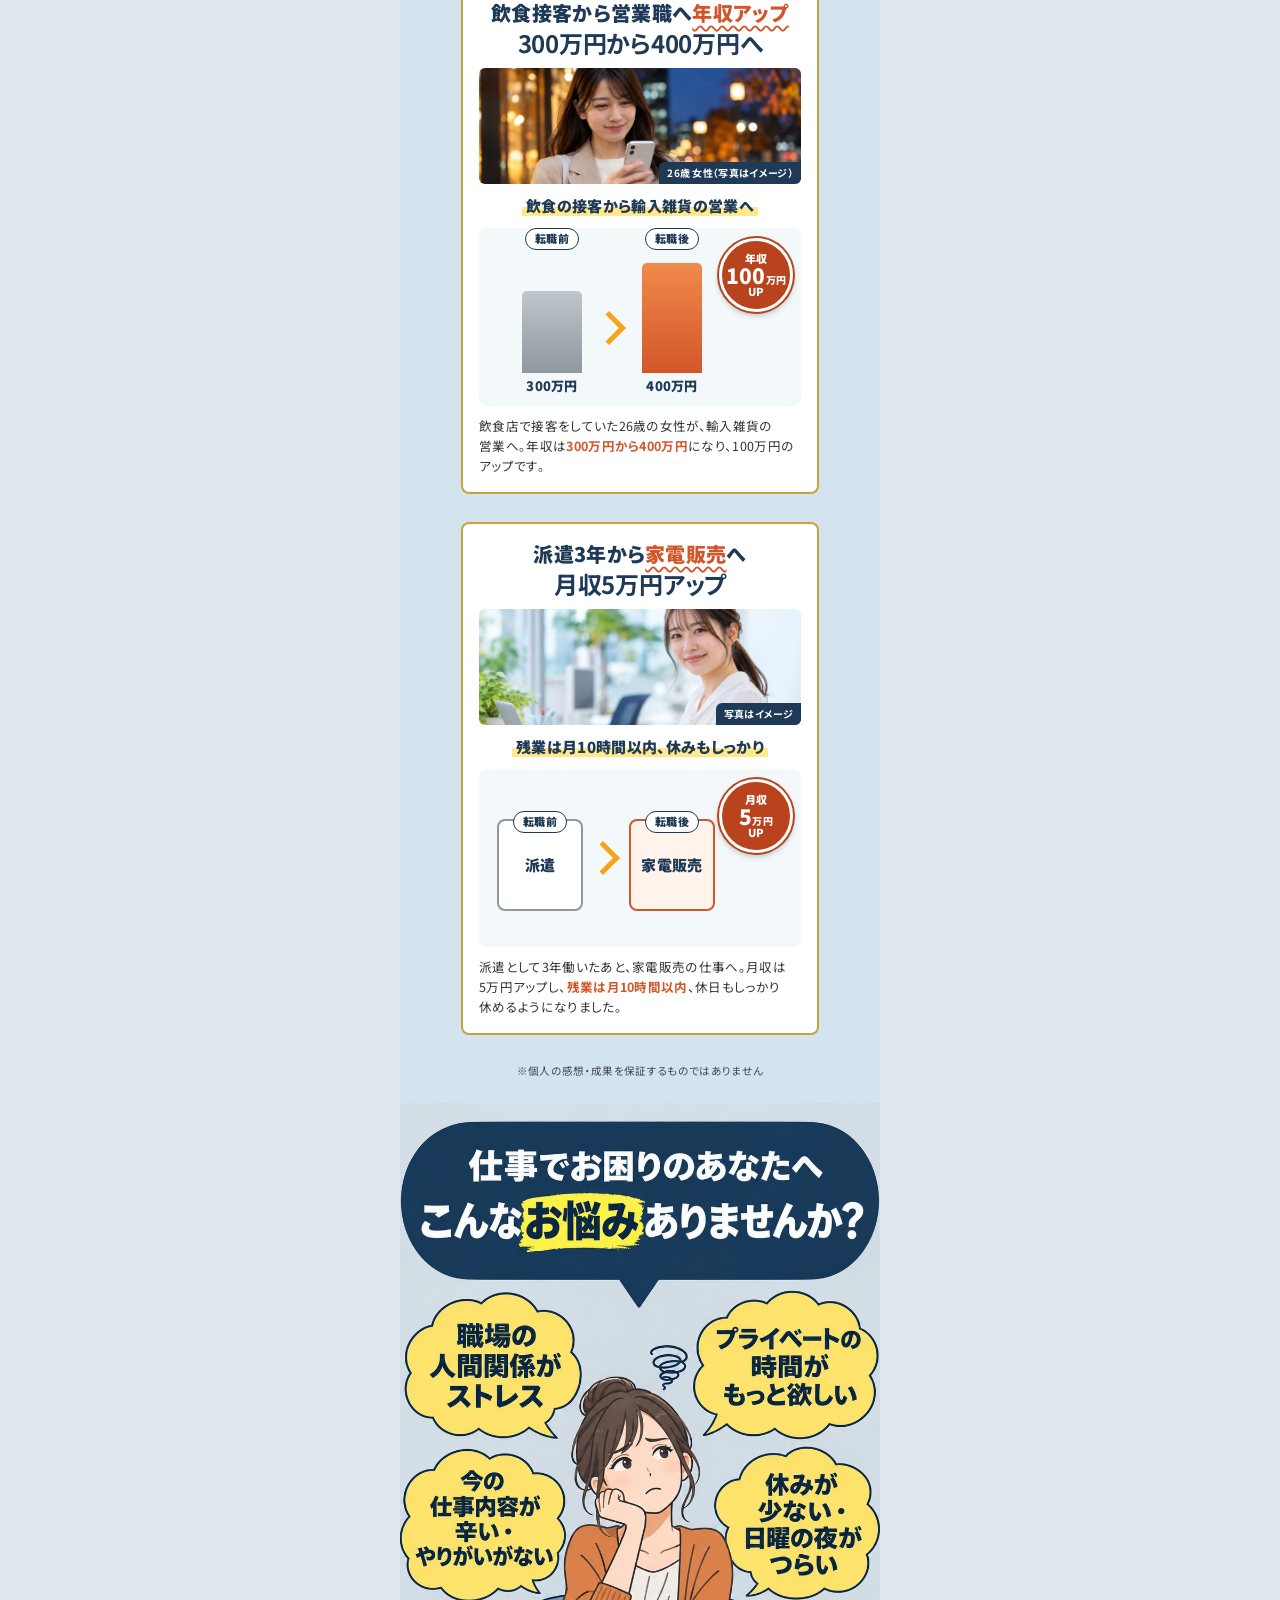
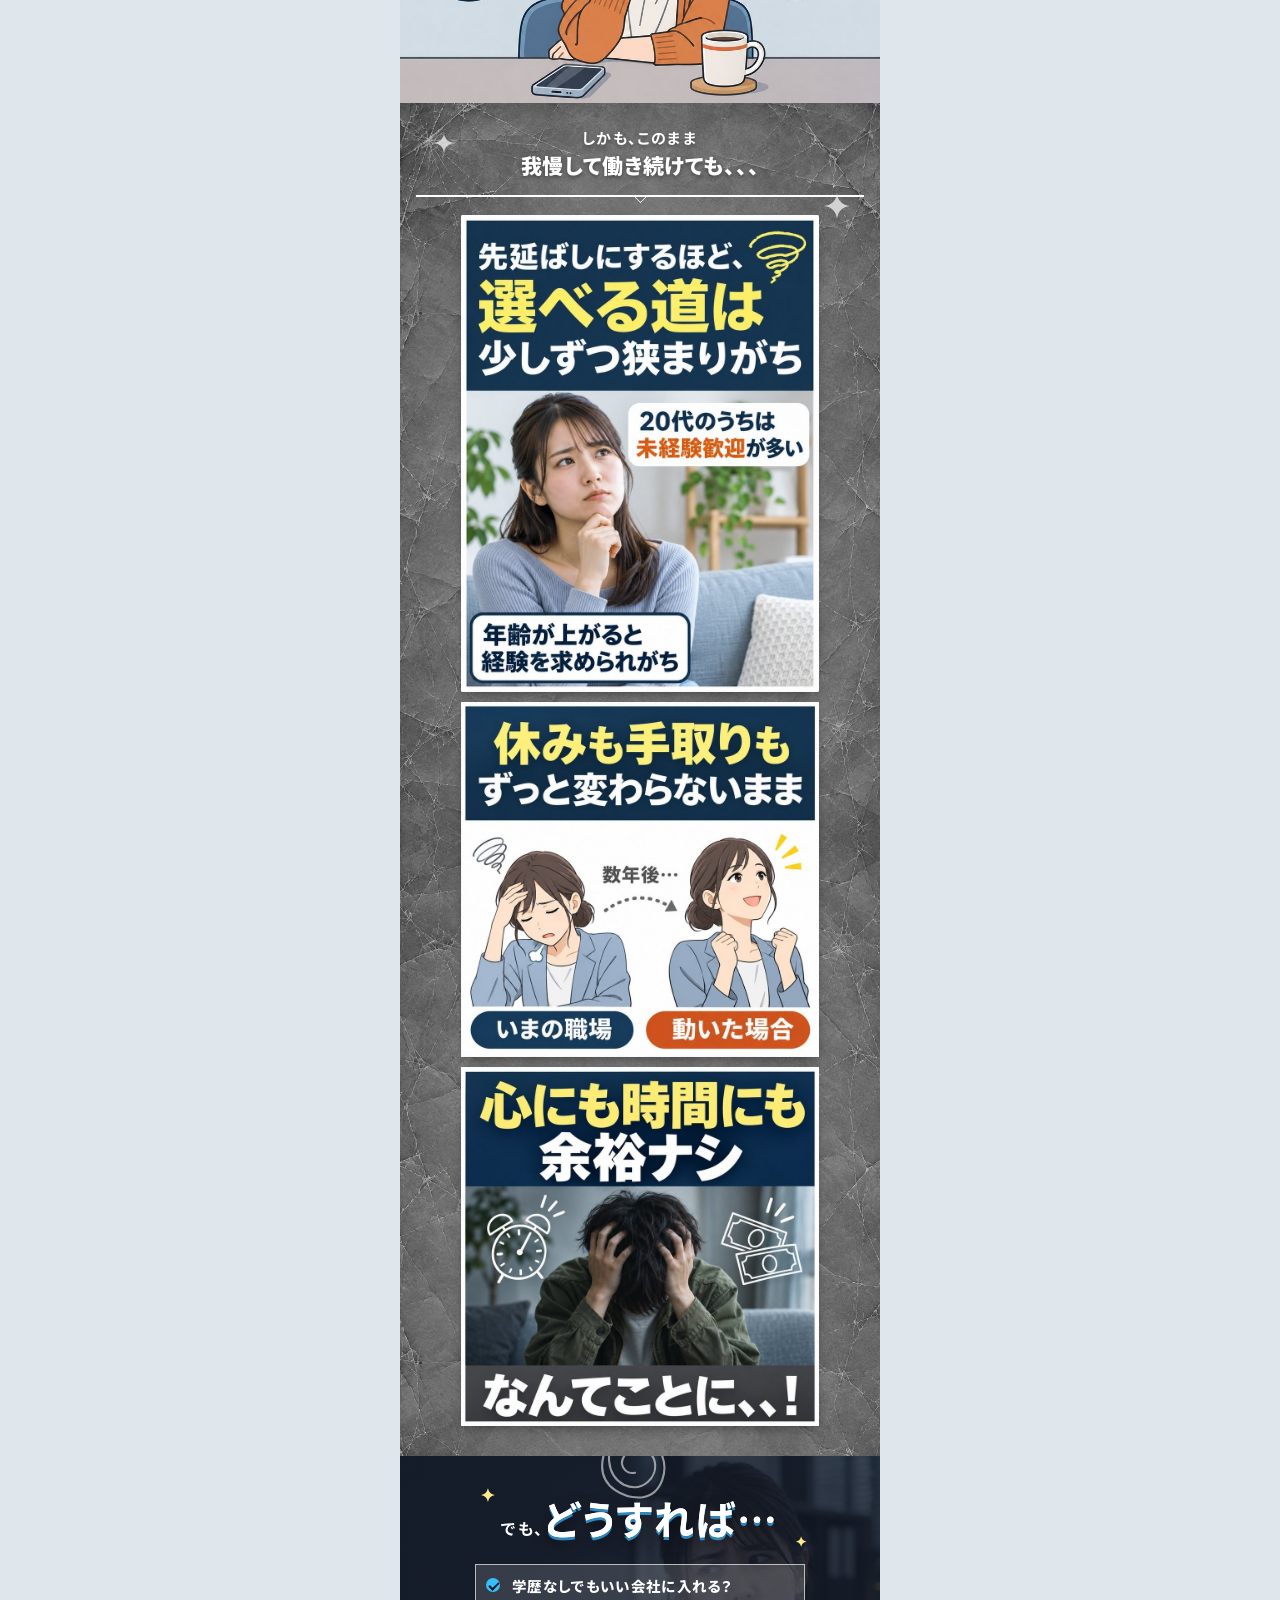
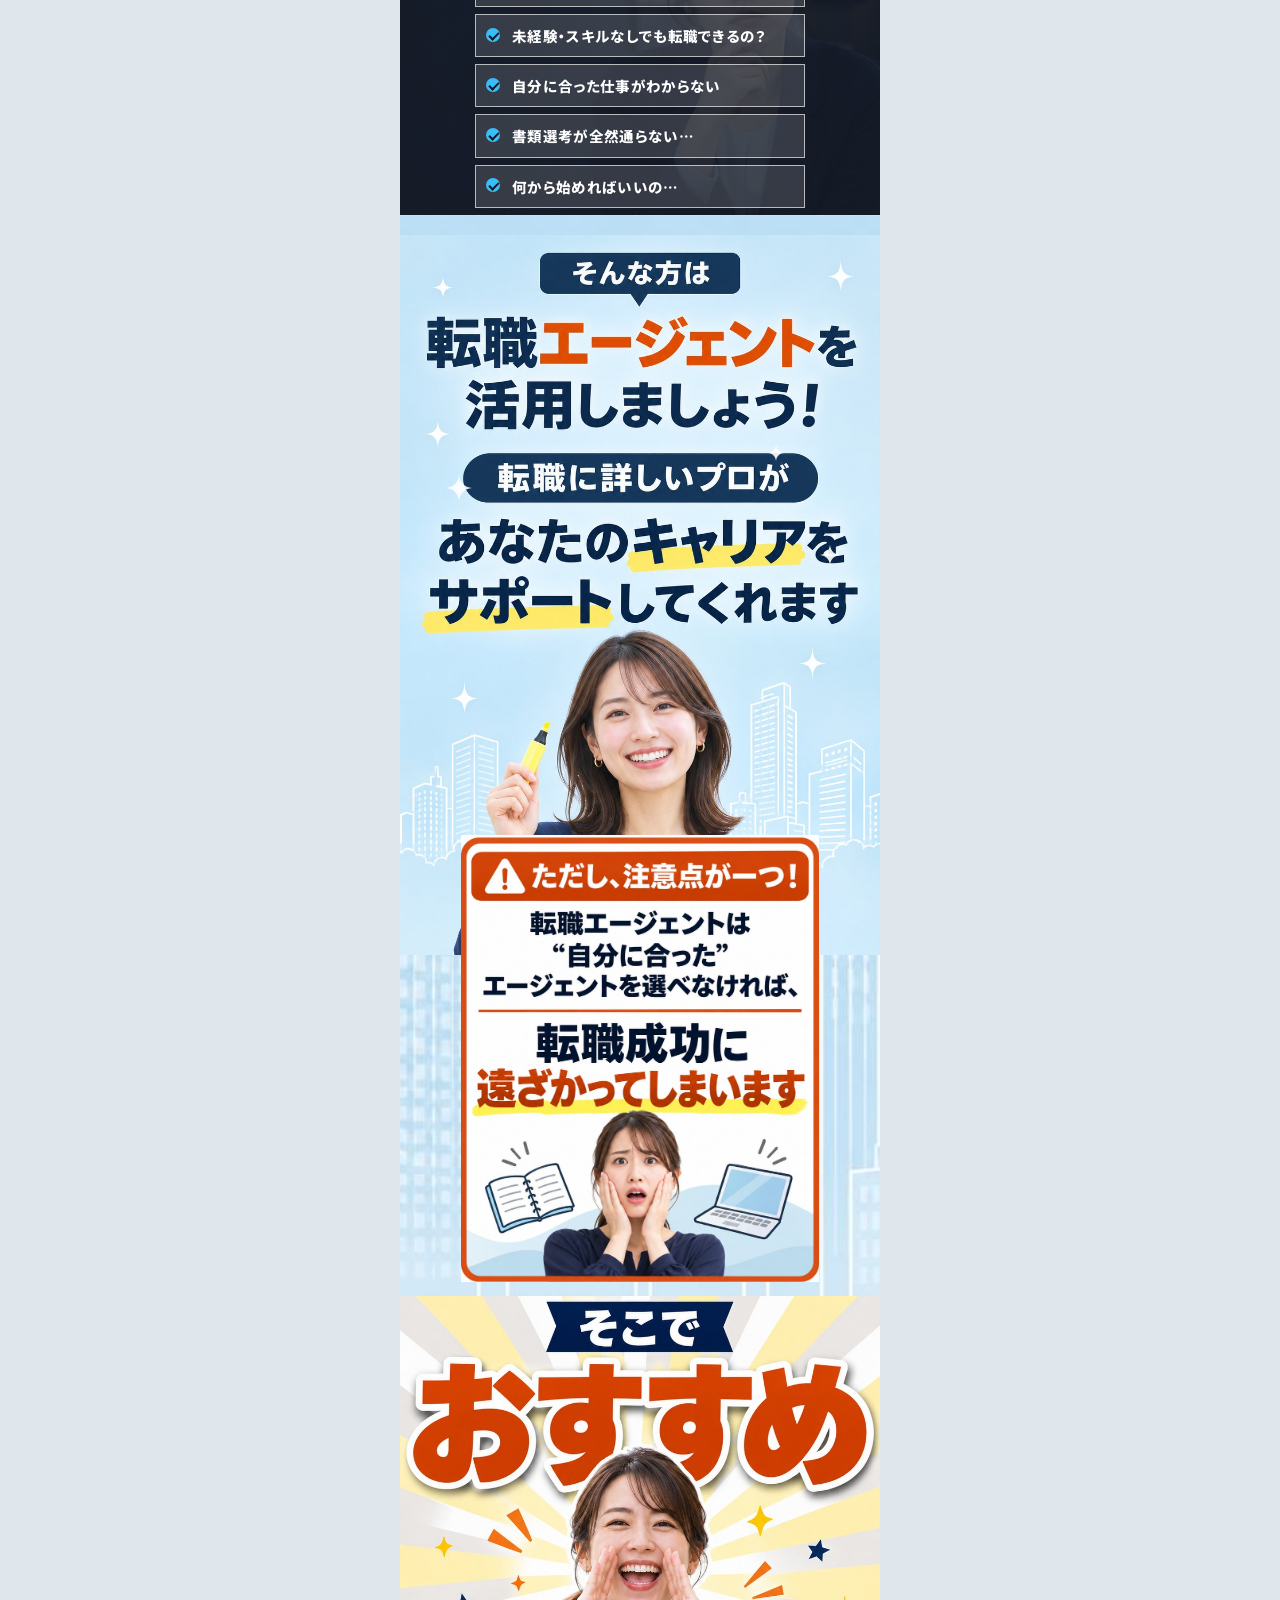
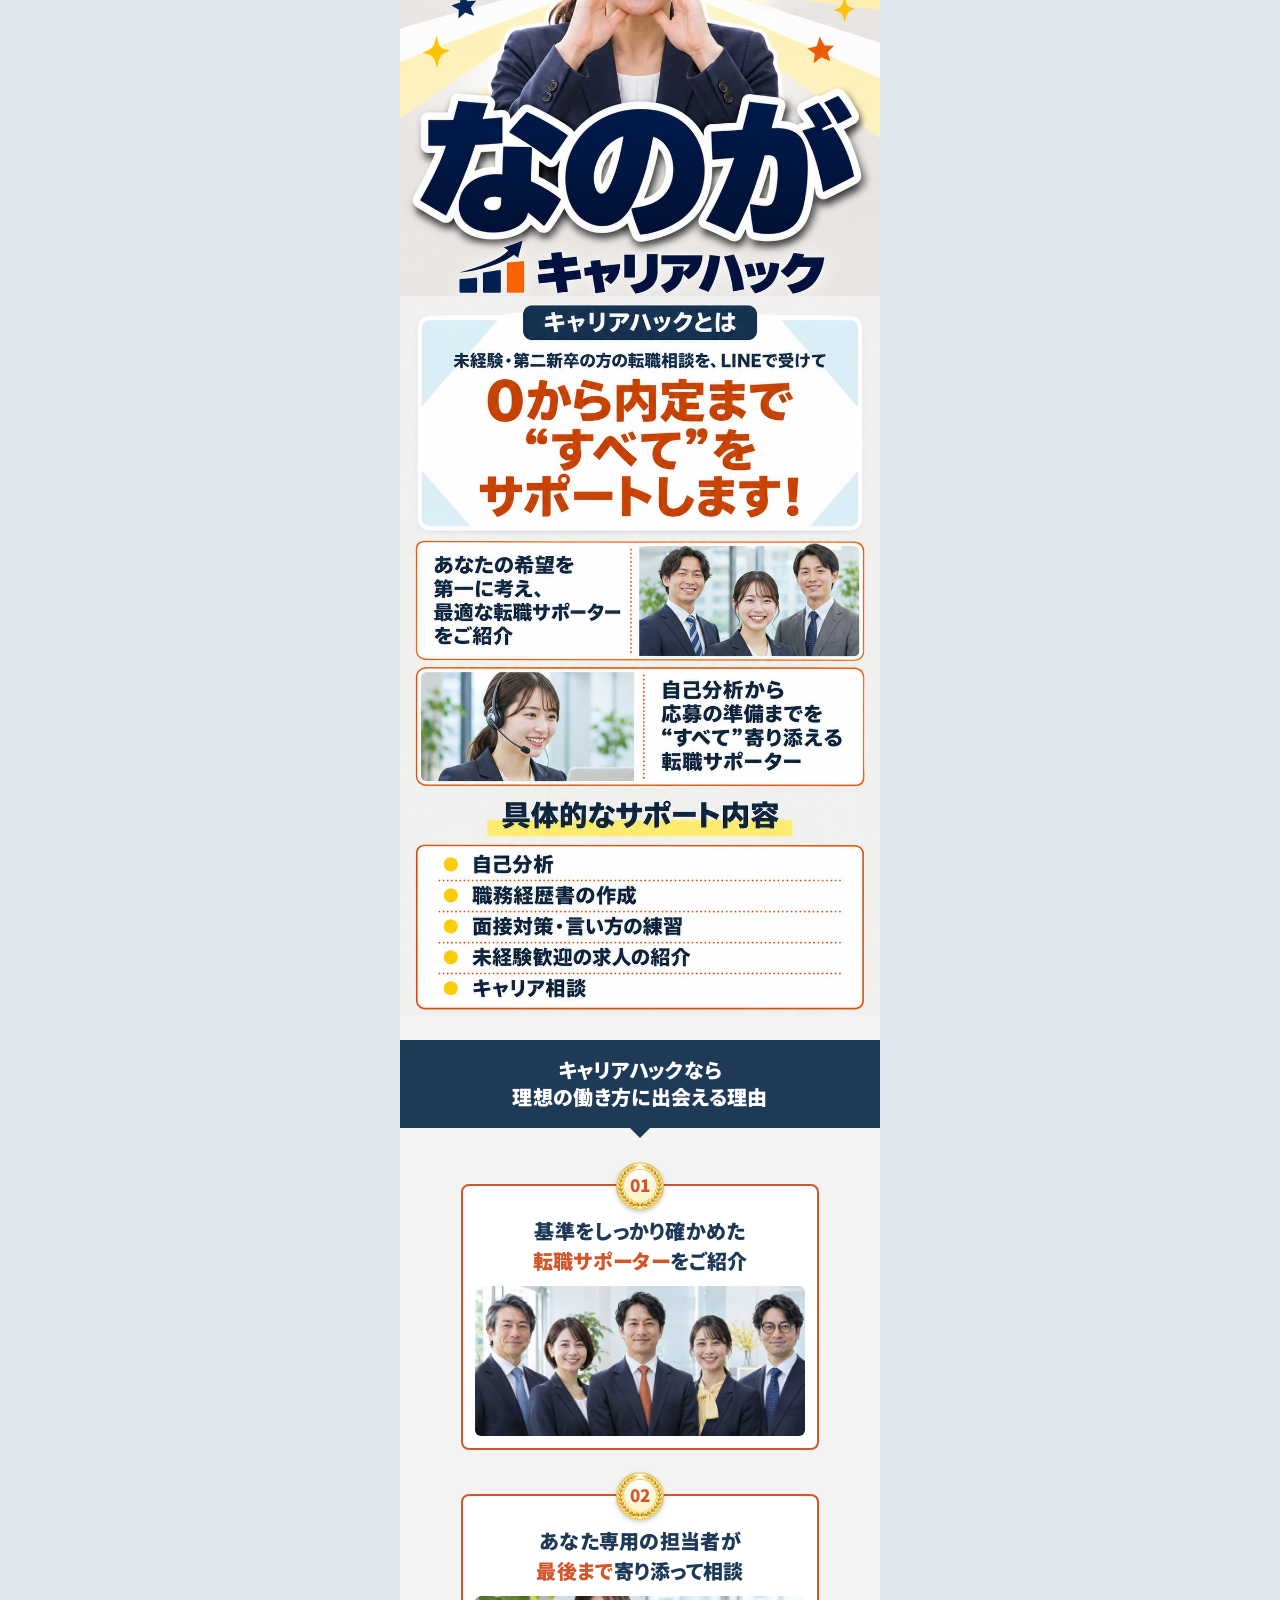
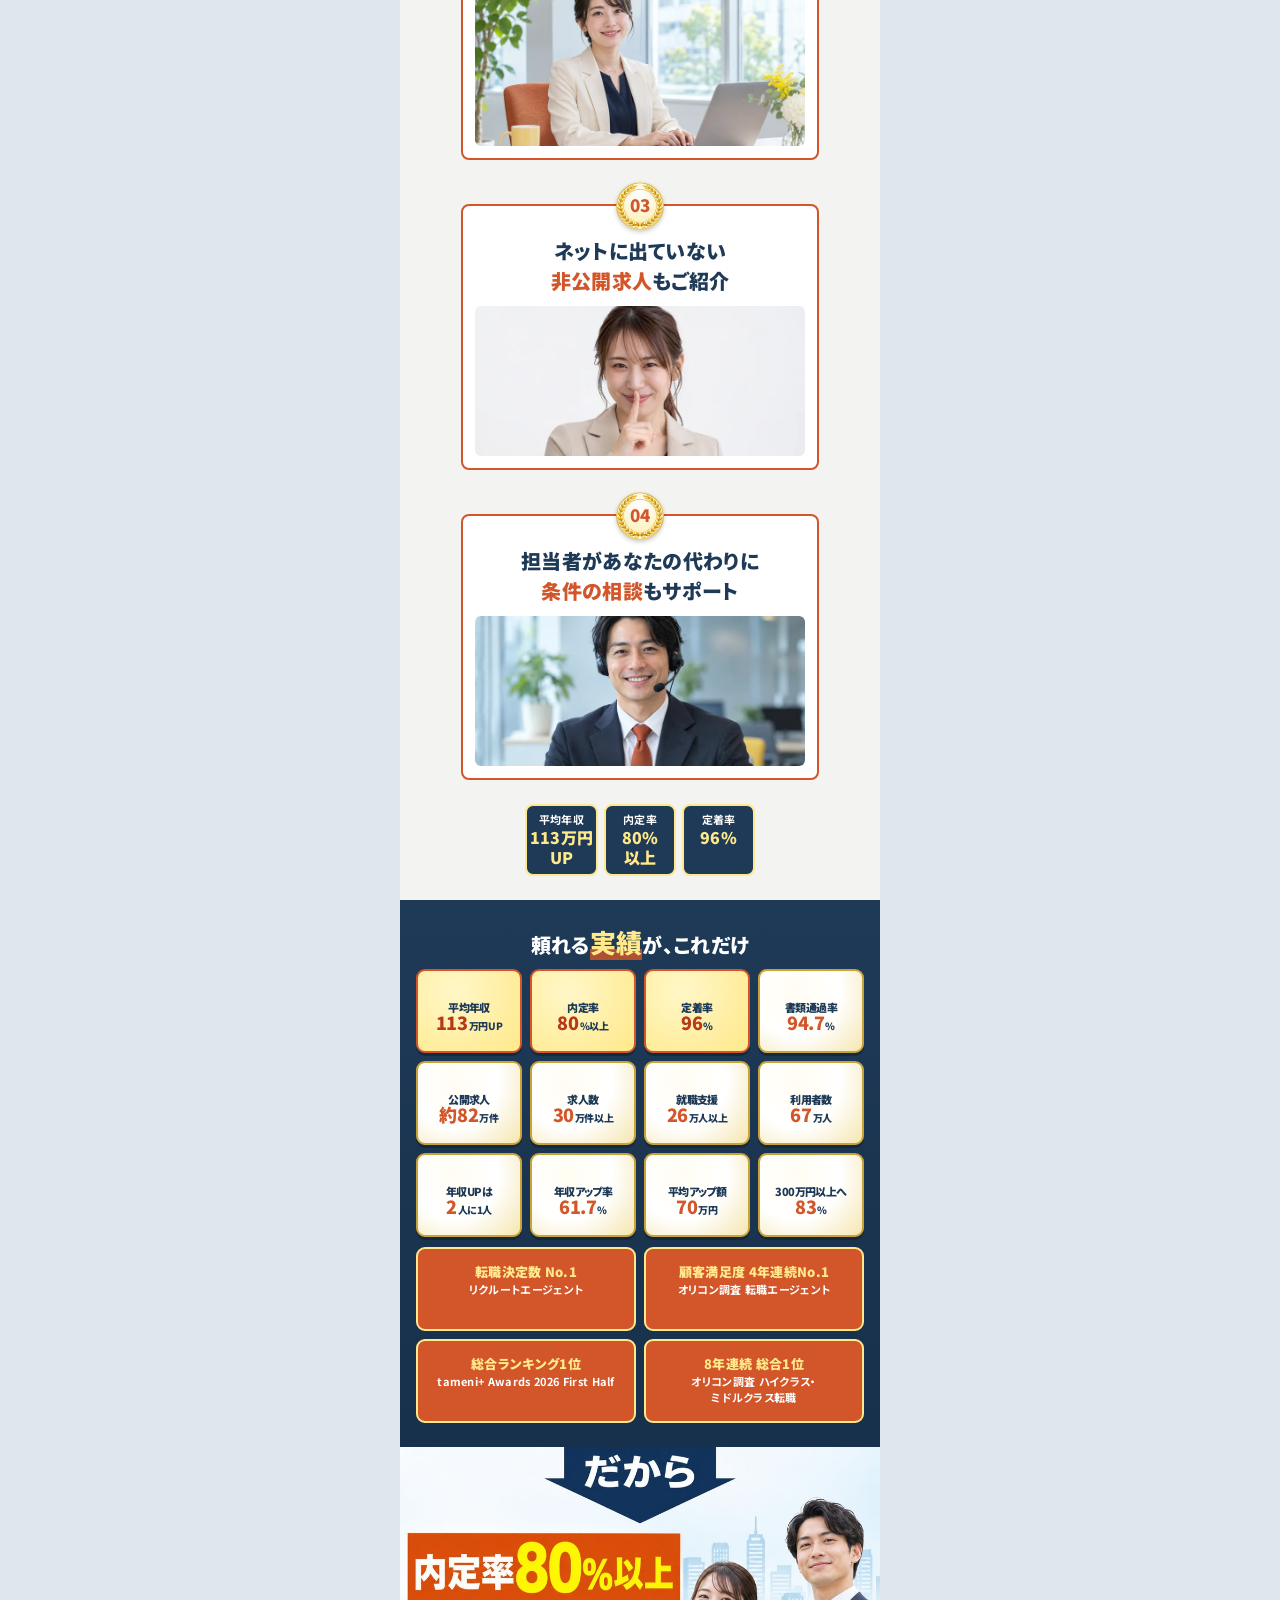
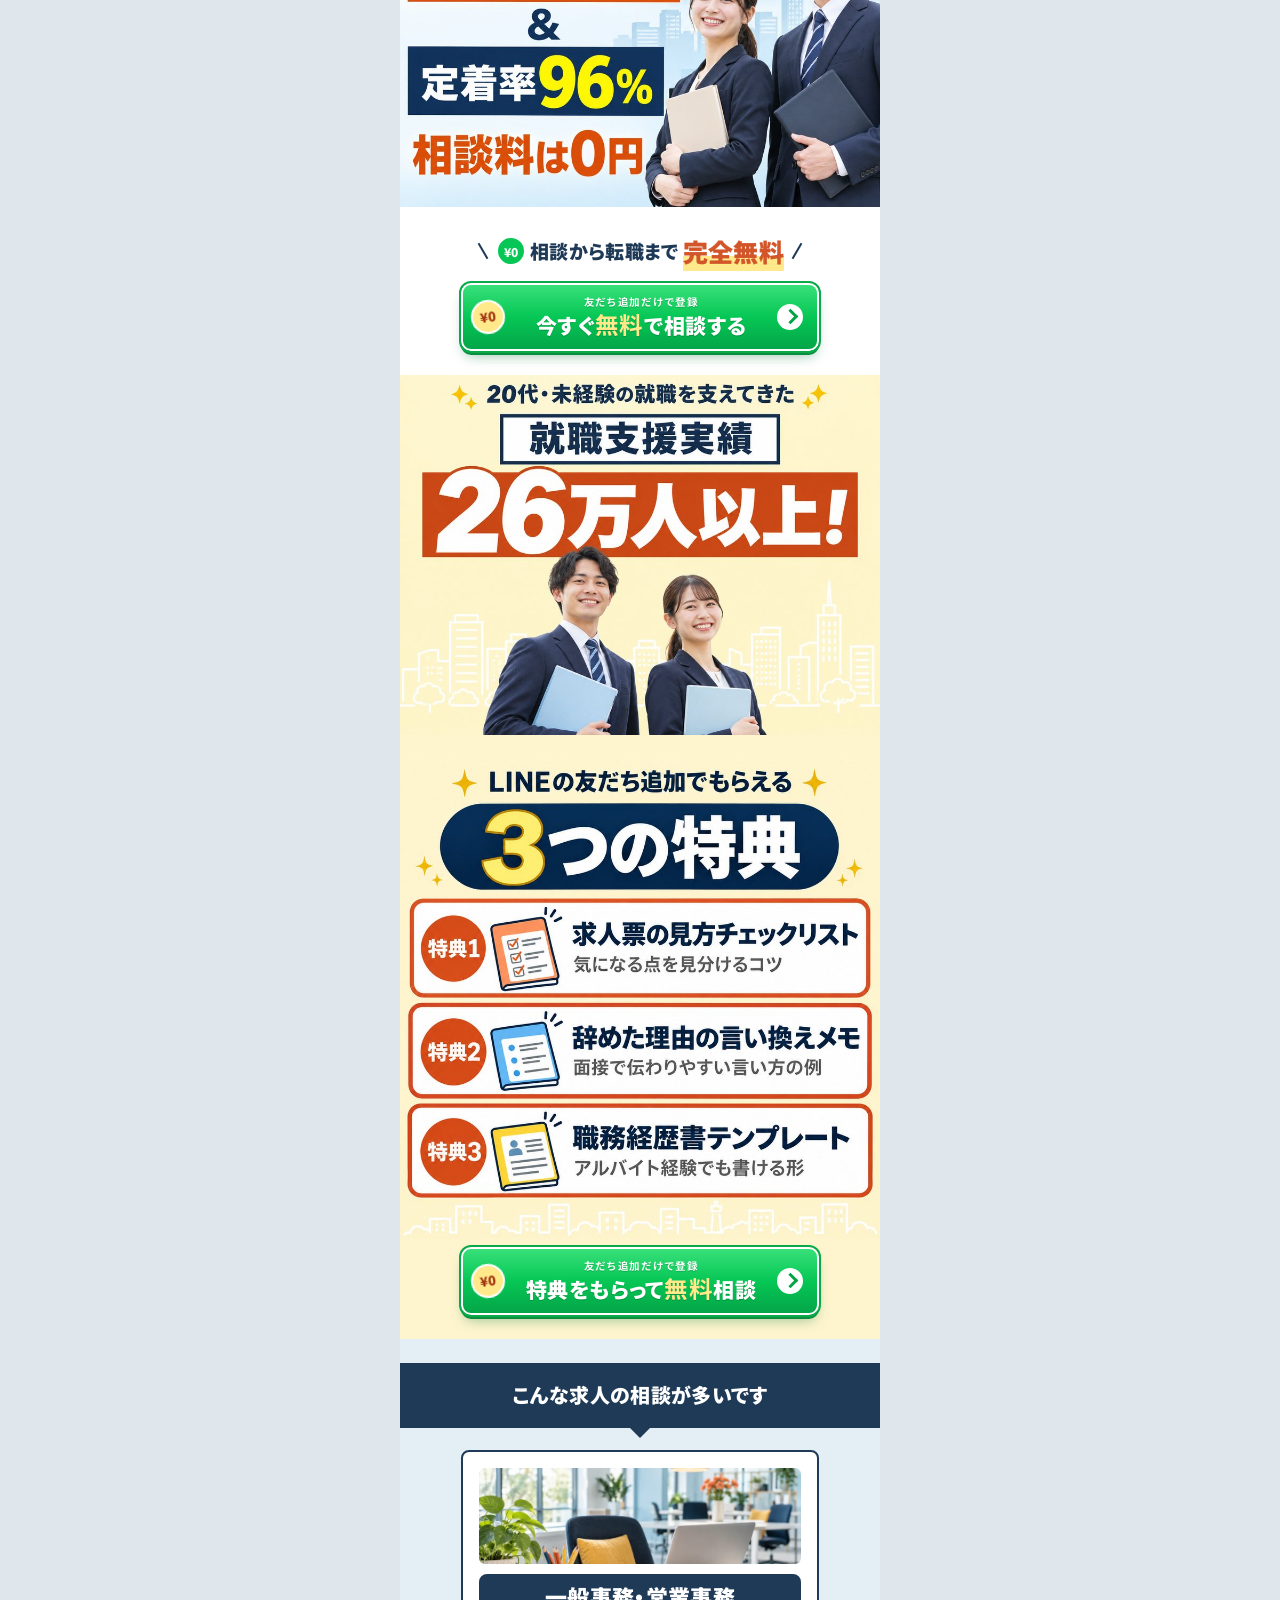
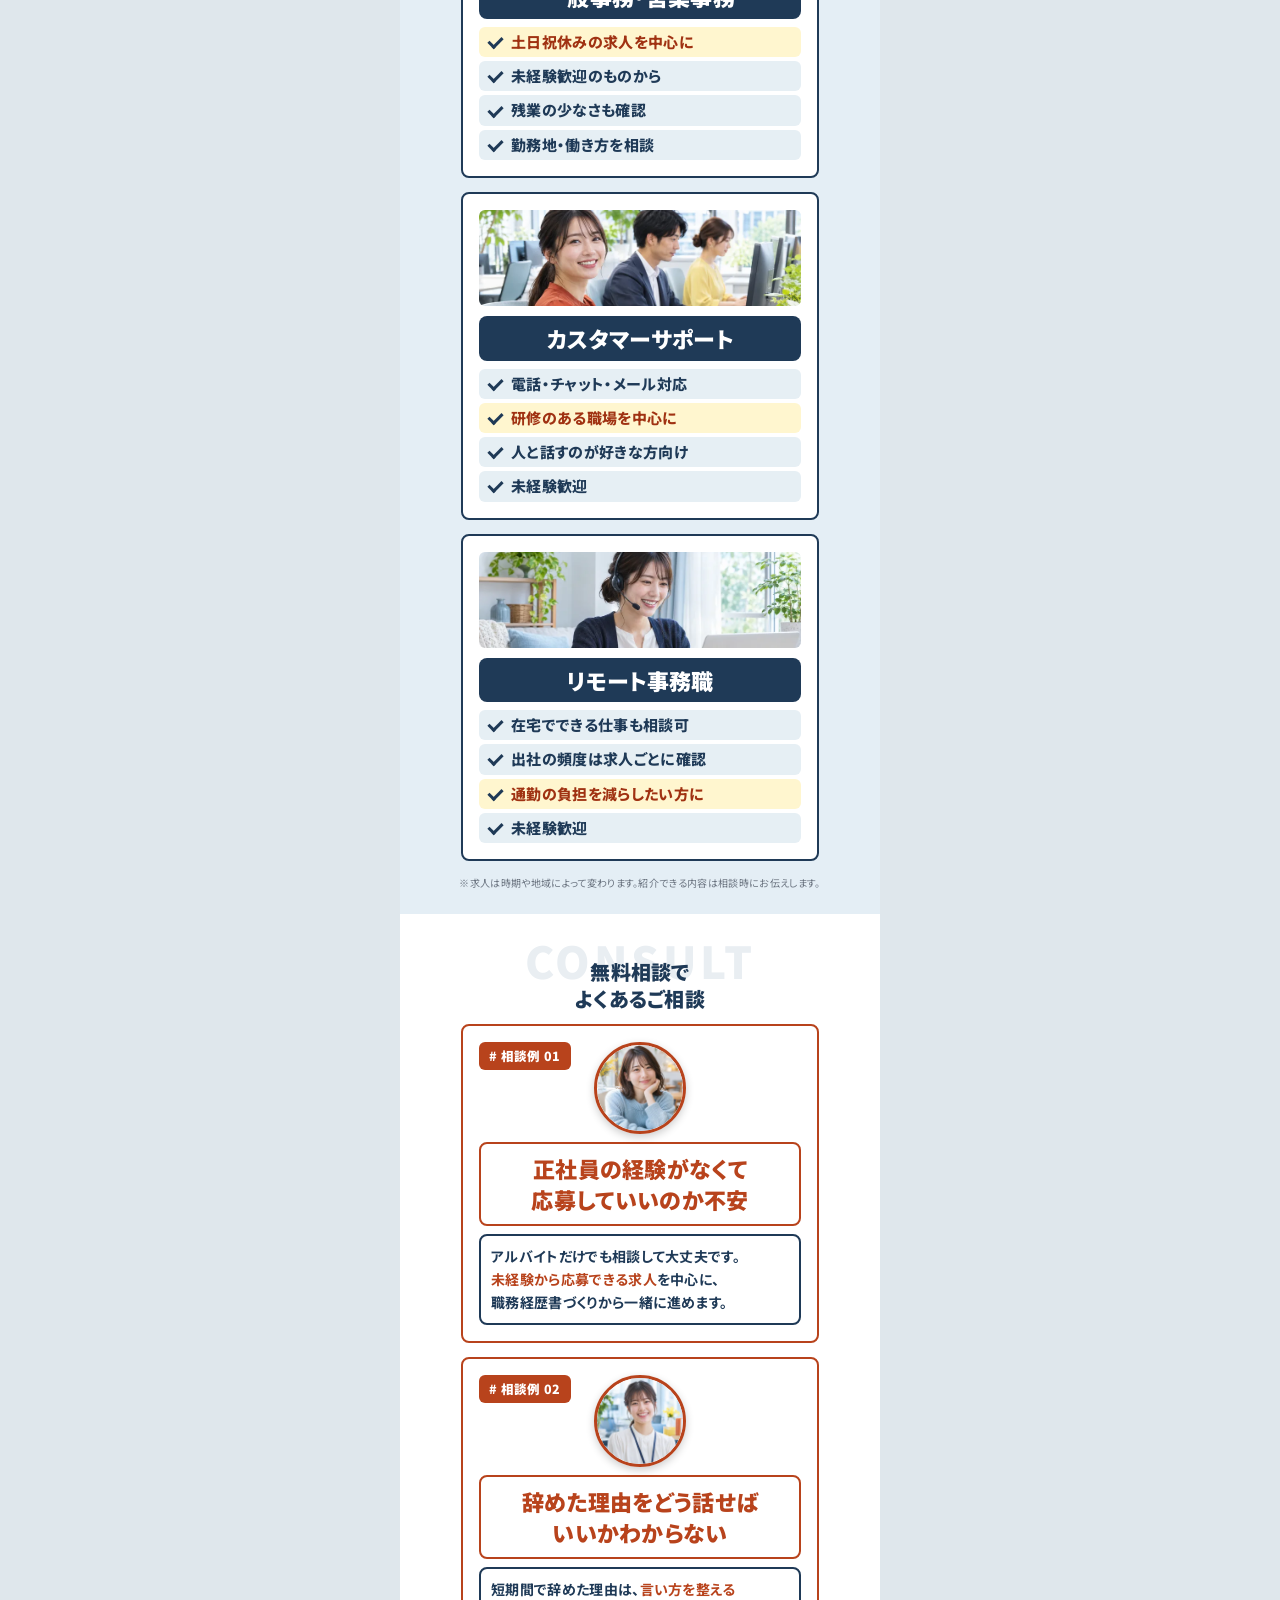
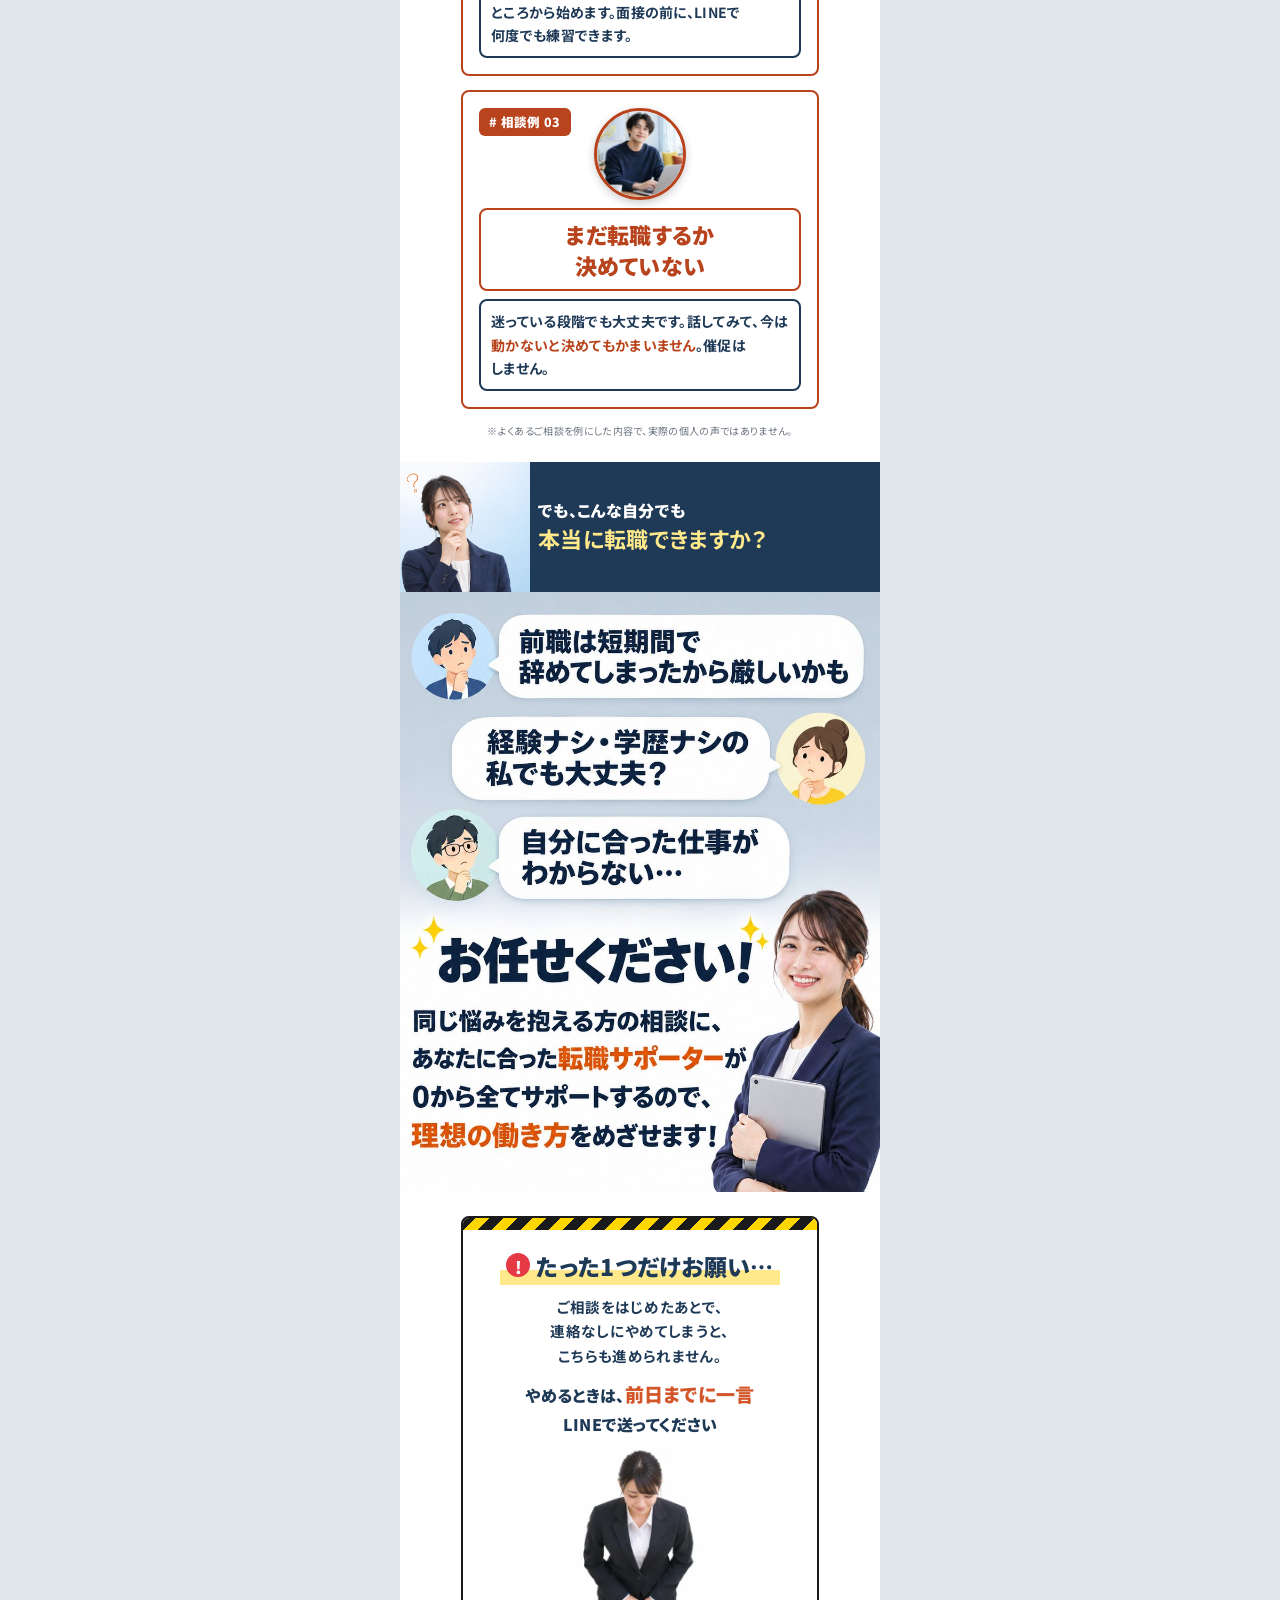
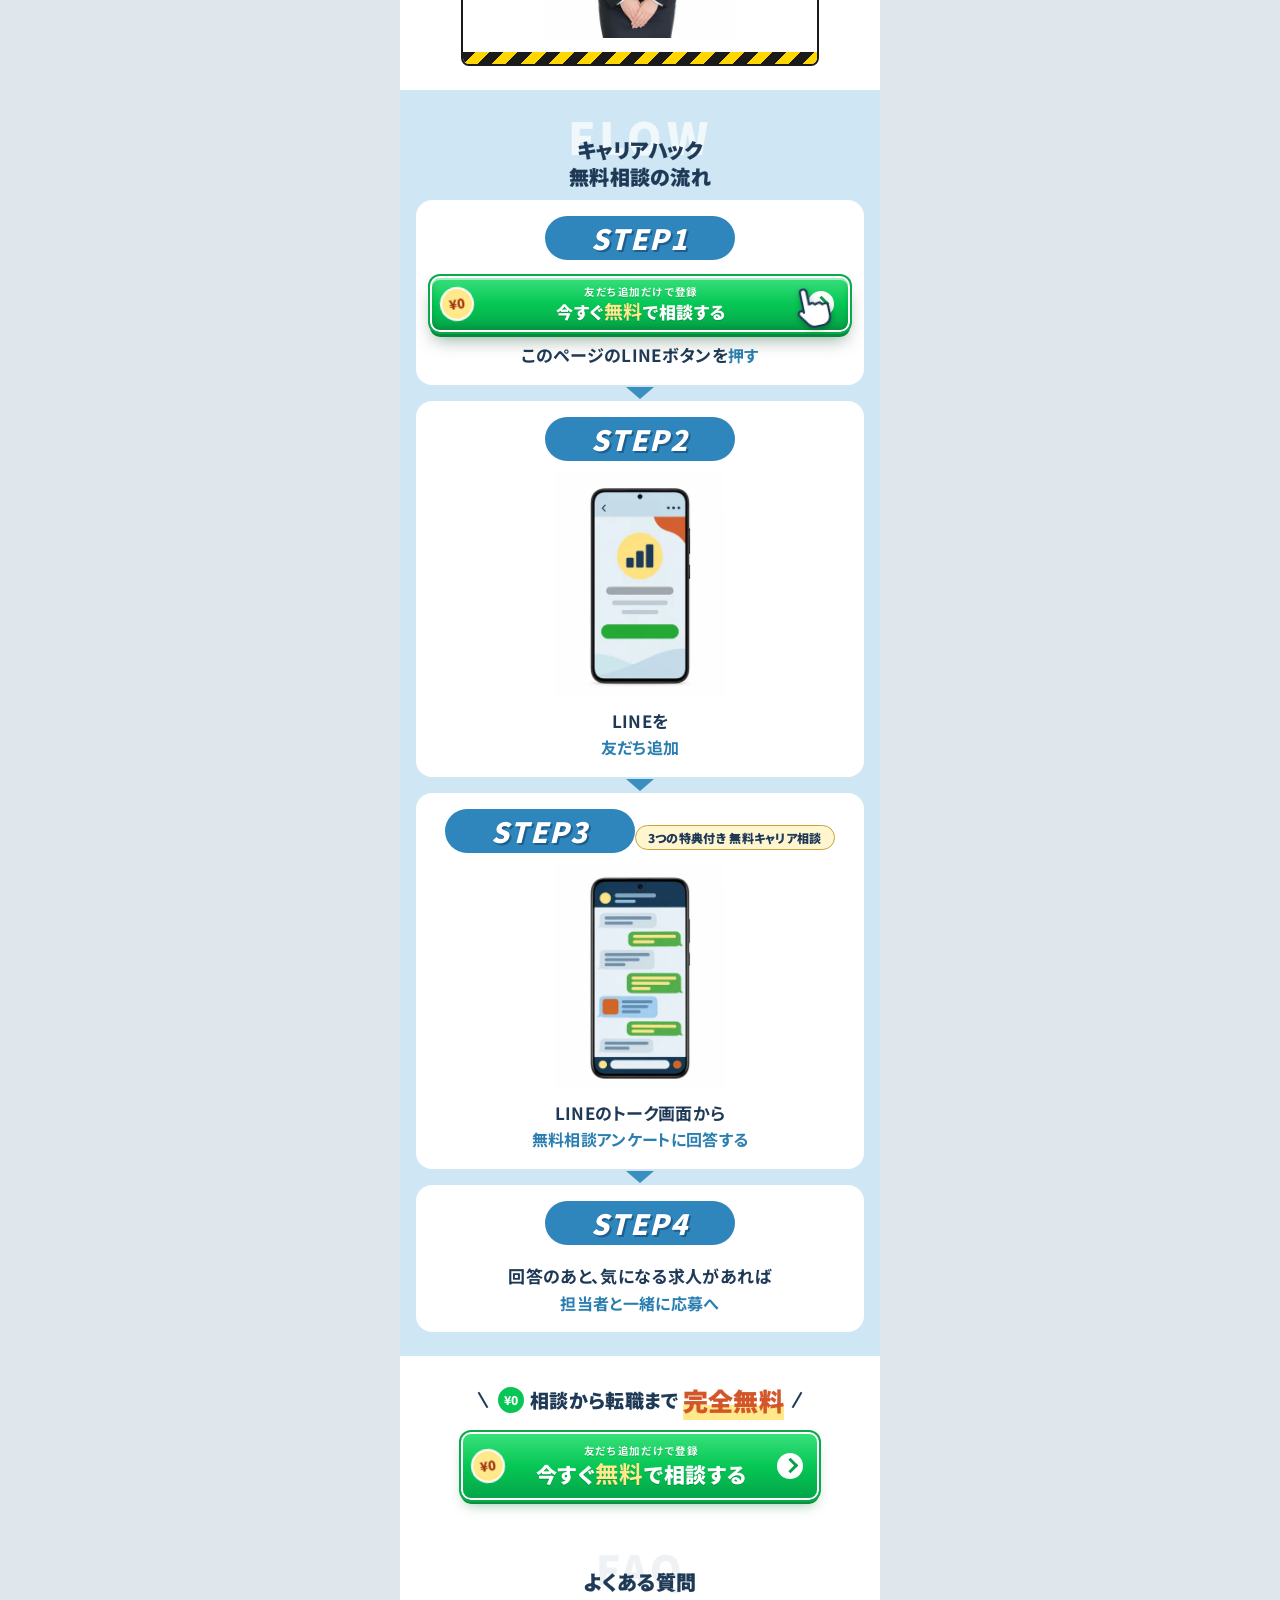
<file: docs/v2/index.html>
<!doctype html>
<html lang="ja">
<head>
<meta charset="utf-8">
<meta name="viewport" content="width=device-width, initial-scale=1, viewport-fit=cover">
<title>未経験でも、土日休みの仕事へ。LINEで無料相談｜キャリアハック</title>
<meta name="description" content="土日休みの仕事に移りたい20代へ。相談は無料。LINEの友だち追加からはじめられます。まだ転職を決めていなくても大丈夫です。">
<meta name="robots" content="noindex">
<meta name="theme-color" content="#d3e4ee">
<link rel="preconnect" href="https://fonts.googleapis.com">
<link rel="preconnect" href="https://fonts.gstatic.com" crossorigin>
<link rel="stylesheet" href="https://fonts.googleapis.com/css2?family=Noto+Sans+JP:wght@400;500;700;900&display=swap">
<link rel="stylesheet" href="style.css">
<script src="config.js"></script>
<script>
  // 描画前にアカウントを決める（LINEのURLだけに使う）
  (function () {
    var C = window.LP_CONFIG || { accounts: {} };
    var q = new URLSearchParams(location.search);
    var key = (q.get('a') || q.get('src') || '').toLowerCase();
    if (!Object.prototype.hasOwnProperty.call(C.accounts, key)) key = C.defaultAccount;
    window.LP_ACCOUNT = key;
  })();
</script>
</head>
<body>
<main class="page">

<!-- 1 FV -->
<section class="fv">
  <header class="top"><p class="brand"><img src="img/logo_full.jpg" width="900" height="182" alt="キャリアハック"></p><p class="top-note">累計 <b>26万人以上</b>の就職サポート</p></header>
  <div class="fv-in">
    <p class="fv-band1"><span>20代・未経験・<b>第二新卒</b>の方へ</span></p>
    <p class="fv-small">友だち追加だけで登録・相談料0円</p>
    <h1 class="fv-h"><span class="l1">未経験でも、</span><span class="blk"><em>土日休み</em>の</span><span class="blk">仕事へ。</span></h1>
    <p class="fv-sub">求人選びから面接練習まで</p>
    <p class="fv-blk">LINEで<b>無料</b>サポート</p>
    <ul class="fv-tags"><li>#求人票の見方</li><li>#辞めた理由の言い方</li><li>#職務経歴書</li></ul>
    <img class="fv-img" src="img/fv_woman_cut.webp" width="760" height="1140" alt="キャリアアドバイザーのイメージ写真（モデル）">
    <ul class="medals">
      <li><span class="mt">平均年収UP</span><b>113<small>万円</small></b></li>
      <li><span class="mt">内定率</span><b>80<small>%以上</small></b></li>
      <li><span class="mt">定着率</span><b>96<small>%</small></b></li>
    </ul>
  </div>
</section>

<!-- 2 CTA1 -->
<section class="cta1" id="cta1">
  <h2 class="free-h"><span class="yen-c">¥0</span>相談から転職まで<em>完全無料</em></h2>
  <a class="btn" href="#" data-cta><i class="shine" aria-hidden="true"></i><span class="yen">¥0</span><span class="bt"><small>友だち追加だけで登録</small>今すぐ<b>無料</b>で相談する</span><span class="arr"></span></a>
  <a class="btn sub" href="#" data-cta><i class="shine" aria-hidden="true"></i><span class="yen">¥0</span><span class="bt"><small>友だち追加だけで登録</small>まずは<b>ひとこと</b>送ってみる</span><span class="arr"></span></a>
  <p class="cta1-lead">あなたと同じ<em>悩み</em>を、<br>ひとつずつほどいていきます</p>
  <ul class="boxes3"><li><span>書類通過率</span><b>94.7%</b></li><li><span>内定まで</span><b>最短2日</b></li><li><span>年収UPは</span><b>2人に1人</b></li></ul>
  <p class="cta1-trail">あなたの働き方を変える一歩を、一緒に</p>
</section>

<!-- 3 相談例3（黄枠カード） -->
<section class="cases">
  <article class="ccard">
    <h3 class="cc-h">20代の営業職で<em>年収アップ</em><b>410万円から534万円へ</b></h3>
    <figure class="cc-ph"><img src="img/cs1.webp" width="760" height="361" alt="20代・営業職のイメージ写真" loading="lazy"><figcaption>20代 営業職（写真はイメージ）</figcaption></figure>
    <p class="cc-bn"><mark>転職で年収が上がった例</mark></p>
    <div class="cc-ch">
      <div class="bar cb1"><span class="pl">転職前</span><i style="height:84px"></i><em>410万円</em></div>
      <span class="ar" aria-hidden="true"></span>
      <div class="bar cb2"><span class="pl">転職後</span><i style="height:110px"></i><em>534万円</em></div>
      <div class="rb"><small>年収</small><b>124<small>万円</small></b><small>UP</small></div>
    </div>
    <p class="cc-t">20代の営業職が、転職によって年収を<b>410万円から534万円</b>へ。124万円のアップです。</p>
  </article>
  <article class="ccard">
    <h3 class="cc-h">飲食接客から営業職へ<em>年収アップ</em><b>300万円から400万円へ</b></h3>
    <figure class="cc-ph"><img src="img/cs2.webp" width="760" height="361" alt="26歳・女性のイメージ写真" loading="lazy"><figcaption>26歳 女性（写真はイメージ）</figcaption></figure>
    <p class="cc-bn"><mark>飲食の接客から輸入雑貨の営業へ</mark></p>
    <div class="cc-ch">
      <div class="bar cb1"><span class="pl">転職前</span><i style="height:82px"></i><em>300万円</em></div>
      <span class="ar" aria-hidden="true"></span>
      <div class="bar cb2"><span class="pl">転職後</span><i style="height:110px"></i><em>400万円</em></div>
      <div class="rb"><small>年収</small><b>100<small>万円</small></b><small>UP</small></div>
    </div>
    <p class="cc-t">飲食店で接客をしていた26歳の女性が、輸入雑貨の営業へ。年収は<b>300万円から400万円</b>になり、100万円のアップです。</p>
  </article>
  <article class="ccard">
    <h3 class="cc-h">派遣3年から<em>家電販売</em>へ<b>月収5万円アップ</b></h3>
    <figure class="cc-ph"><img src="img/cs3.webp" width="760" height="361" alt="イメージ写真" loading="lazy"><figcaption>写真はイメージ</figcaption></figure>
    <p class="cc-bn"><mark>残業は月10時間以内、休みもしっかり</mark></p>
    <div class="cc-ch cc-ch2">
      <div class="bx cb1"><span class="pl">転職前</span><em>派遣</em></div>
      <span class="ar" aria-hidden="true"></span>
      <div class="bx cb2"><span class="pl">転職後</span><em>家電販売</em></div>
      <div class="rb"><small>月収</small><b>5<small>万円</small></b><small>UP</small></div>
    </div>
    <p class="cc-t">派遣として3年働いたあと、家電販売の仕事へ。月収は5万円アップし、<b>残業は月10時間以内</b>、休日もしっかり休めるようになりました。</p>
  </article>
  <p class="note c case-note">※個人の感想・成果を保証するものではありません</p>
</section>

<!-- 4 悩み -->
<section class="worry">
  <img class="secimg" src="img/sec_worry.jpg" width="900" height="1125" alt="仕事でお困りのあなたへ、こんなお悩みありませんか？ 職場の人間関係がストレス／プライベートの時間がもっと欲しい／今の仕事内容が辛い・やりがいがない／休みが少ない・日曜の夜がつらい" loading="lazy">
</section>

<!-- 5 暗転 -->
<section class="dark"><i class="sp s1"></i><i class="sp s2"></i>
  <p class="dk-lead"><span class="l1">しかも、このまま</span><br><span class="l2">我慢して働き続けても、、、</span></p>
  <img class="secimg dk" src="img/sec_dark1.jpg" width="872" height="1162" alt="先延ばしにするほど、選べる道は少しずつ狭まりがち。20代のうちは未経験歓迎が多い。年齢が上がると経験を求められがち。" loading="lazy">
  <img class="secimg dk" src="img/sec_dark2.jpg" width="860" height="854" alt="休みも手取りもずっと変わらないまま。数年後…。いまの職場／動いた場合。" loading="lazy">
  <img class="secimg dk" src="img/sec_dark3.jpg" width="858" height="860" alt="心にも時間にも余裕ナシ。なんてことに、、！" loading="lazy">
</section>

<!-- 6 どうすれば／エージェント -->
<section class="how"><i class="scrib"></i>
  <p class="how-lead">でも、<b>どうすれば…</b></p>
  <ul class="checks"><li>学歴なしでもいい会社に入れる？</li><li>未経験・スキルなしでも転職できるの？</li><li>自分に合った仕事がわからない</li><li>書類選考が全然通らない…</li><li>何から始めればいいの…</li></ul>
</section>
<section class="agent"><i class="sp s3"></i><i class="sp s4"></i><i class="sp s5"></i>
  <img class="secimg ag" src="img/sec_agent.jpg" width="900" height="1350" alt="そんな方は転職エージェントを活用しましょう！ 転職に詳しいプロが、あなたのキャリアをサポートしてくれます。" loading="lazy">
  <img class="secimg cau" src="img/sec_caution.jpg" width="900" height="1125" alt="ただし、注意点が一つ！ 転職エージェントは“自分に合った”エージェントを選べなければ、転職成功に遠ざかってしまいます。" loading="lazy">
</section>

<!-- 7 おすすめ・キャリアハックとは -->
<section class="reco">
  <img class="secimg" src="img/sec_reco.jpg" width="900" height="1125" alt="そこでおすすめなのがキャリアハック" loading="lazy">
</section>
<section class="about">
  <img class="secimg" src="img/sec_about.jpg" width="900" height="1350" alt="キャリアハックとは。未経験・第二新卒の方の転職相談を、LINEで受けて0から内定まですべてをサポートします。自己分析・職務経歴書の作成・面接対策・未経験歓迎の求人の紹介・キャリア相談。" loading="lazy">
</section>

<!-- 8 理由 -->
<section class="reasons">
  <h2 class="rs-h"><span>キャリアハックなら</span><br>理想の働き方に出会える理由</h2>
  <article class="rcard"><span class="rn">01</span><h3>基準をしっかり確かめた<br><em>転職サポーター</em>をご紹介</h3><img src="img/rs1.webp" width="760" height="339" alt="" loading="lazy"></article>
  <article class="rcard"><span class="rn">02</span><h3>あなた専用の担当者が<br><em>最後まで</em>寄り添って相談</h3><img src="img/rs2.webp" width="760" height="339" alt="" loading="lazy"></article>
  <article class="rcard"><span class="rn">03</span><h3>ネットに出ていない<br><em>非公開求人</em>もご紹介</h3><img src="img/rs3.webp" width="760" height="339" alt="" loading="lazy"></article>
  <article class="rcard"><span class="rn">04</span><h3>担当者があなたの代わりに<br><em>条件の相談</em>もサポート</h3><img src="img/rs4.webp" width="760" height="339" alt="" loading="lazy"></article>
  <ul class="rs-core"><li>平均年収<b>113万円UP</b></li><li>内定率<b>80%以上</b></li><li>定着率<b>96%</b></li></ul>
</section>

<!-- 数字（各社公表データ） -->
<section class="stats">
  <h2 class="st-h">頼れる<em>実績</em>が、これだけ</h2>
  <ul class="st-grid">
    <li class="core"><span>平均年収</span><b>113<small>万円UP</small></b></li>
    <li class="core"><span>内定率</span><b>80<small>%以上</small></b></li>
    <li class="core"><span>定着率</span><b>96<small>%</small></b></li>
    <li><span>書類通過率</span><b>94.7<small>%</small></b></li>
    <li><span>公開求人</span><b>約82<small>万件</small></b></li>
    <li><span>求人数</span><b>30<small>万件以上</small></b></li>
    <li><span>就職支援</span><b>26<small>万人以上</small></b></li>
    <li><span>利用者数</span><b>67<small>万人</small></b></li>
    <li><span>年収UPは</span><b>2<small>人に1人</small></b></li>
    <li><span>年収アップ率</span><b>61.7<small>%</small></b></li>
    <li><span>平均アップ額</span><b>70<small>万円</small></b></li>
    <li><span>300万円以上へ</span><b>83<small>%</small></b></li>
  </ul>
  <ul class="st-awards">
    <li><b>転職決定数 No.1</b><span>リクルートエージェント</span></li>
    <li><b>顧客満足度 4年連続No.1</b><span>オリコン調査 転職エージェント</span></li>
    <li><b>総合ランキング1位</b><span>tameni+ Awards 2026 First Half</span></li>
    <li><b>8年連続 総合1位</b><span>オリコン調査 ハイクラス・ミドルクラス転職</span></li>
  </ul>
</section>

<section class="dakara">
  <img class="secimg" src="img/sec_dakara.jpg" width="900" height="900" alt="だから、内定率80%以上＆定着率96%。相談料は0円。" loading="lazy">
</section>

<!-- 9 CTA2 -->
<section class="cta2 cta-b" id="cta2">
  <p class="free-h s"><span class="yen-c">¥0</span>相談から転職まで<em>完全無料</em></p>
  <a class="btn" href="#" data-cta><i class="shine" aria-hidden="true"></i><span class="yen">¥0</span><span class="bt"><small>友だち追加だけで登録</small>今すぐ<b>無料</b>で相談する</span><span class="arr"></span></a>
</section>

<section class="yellow">
  <img class="secimg" src="img/sec_yellow.jpg" width="900" height="900" alt="20代・未経験の就職を支えてきた就職支援実績26万人以上" loading="lazy">
</section>

<!-- 特典 -->
<section class="tokuten">
  <img class="secimg" src="img/sec_tokuten.jpg" width="900" height="900" alt="LINEの友だち追加でもらえる3つの特典：求人票の見方チェックリスト、辞めた理由の言い換えメモ、職務経歴書テンプレート" loading="lazy">
  <a class="btn" href="#" data-cta><i class="shine" aria-hidden="true"></i><span class="yen">¥0</span><span class="bt"><small>友だち追加だけで登録</small>特典をもらって<b>無料</b>相談</span><span class="arr"></span></a>
</section>

<!-- 10 求人例 -->
<section class="jobs">
  <h2 class="jb-h">こんな求人の相談が多いです</h2>
  <article class="jcard"><figure class="jc-ph"><img src="img/js1.webp" width="760" height="361" alt="オフィスのイメージ写真" loading="lazy"></figure><h3 class="jc-t">一般事務・営業事務</h3><ul class="jc-l"><li class=hl>土日祝休みの求人を中心に</li><li>未経験歓迎のものから</li><li>残業の少なさも確認</li><li>勤務地・働き方を相談</li></ul></article>
  <article class="jcard"><figure class="jc-ph"><img src="img/js2.webp" width="760" height="361" alt="カスタマーサポートのイメージ写真" loading="lazy"></figure><h3 class="jc-t">カスタマーサポート</h3><ul class="jc-l"><li>電話・チャット・メール対応</li><li class=hl>研修のある職場を中心に</li><li>人と話すのが好きな方向け</li><li>未経験歓迎</li></ul></article>
  <article class="jcard"><figure class="jc-ph"><img src="img/js3.webp" width="760" height="361" alt="在宅勤務のイメージ写真" loading="lazy"></figure><h3 class="jc-t">リモート事務職</h3><ul class="jc-l"><li>在宅でできる仕事も相談可</li><li>出社の頻度は求人ごとに確認</li><li class=hl>通勤の負担を減らしたい方に</li><li>未経験歓迎</li></ul></article>
  <p class="note c">※求人は時期や地域によって変わります。紹介できる内容は相談時にお伝えします。</p>
</section>

<!-- 11 声（相談例） -->
<section class="voices">
  <h2 class="vc-h"><small>CONSULT</small>無料相談で<br>よくあるご相談</h2>
  <article class="vcard"><figure class="vc-ph"><img src="img/va1.webp" width="360" height="360" alt="相談例のイメージ写真" loading="lazy"><span class="vc-no"># 相談例 01</span></figure><h3 class="vc-q">正社員の経験がなくて<br>応募していいのか不安</h3><p class="vc-a">アルバイトだけでも相談して大丈夫です。<b>未経験から応募できる求人</b>を中心に、職務経歴書づくりから一緒に進めます。</p></article>
  <article class="vcard"><figure class="vc-ph"><img src="img/va2.webp" width="360" height="360" alt="相談例のイメージ写真" loading="lazy"><span class="vc-no"># 相談例 02</span></figure><h3 class="vc-q">辞めた理由をどう話せば<br>いいかわからない</h3><p class="vc-a">短期間で辞めた理由は、<b>言い方を整える</b>ところから始めます。面接の前に、LINEで何度でも練習できます。</p></article>
  <article class="vcard"><figure class="vc-ph"><img src="img/va3.webp" width="360" height="360" alt="相談例のイメージ写真" loading="lazy"><span class="vc-no"># 相談例 03</span></figure><h3 class="vc-q">まだ転職するか<br>決めていない</h3><p class="vc-a">迷っている段階でも大丈夫です。話してみて、今は<b>動かないと決めてもかまいません</b>。催促はしません。</p></article>
  <p class="note c">※よくあるご相談を例にした内容で、実際の個人の声ではありません。</p>
</section>

<section class="ask"><img src="img/worry_woman2.jpg" width="1024" height="1024" alt="" loading="lazy"><p>でも、こんな自分でも<br><b>本当に転職できますか？</b></p></section>

<!-- 12 お任せください -->
<section class="omakase">
  <img class="secimg" src="img/sec_omakase.jpg" width="900" height="1125" alt="お任せください！同じ悩みを抱える方の相談に、あなたに合った転職サポーターが0から全てサポートします。" loading="lazy">
</section>
<section class="stripe">
  <article class="cau2"><h3>たった1つだけお願い…</h3><p>ご相談をはじめたあとで、<br>連絡なしにやめてしまうと、<br>こちらも進められません。</p><p class="cau-b">やめるときは、<em>前日までに一言</em><br>LINEで送ってください</p><img src="img/bow.webp" width="420" height="420" alt="" loading="lazy"></article>
</section>

<!-- 13 流れ -->
<section class="flow">
  <h2 class="fl-h"><small>FLOW</small>キャリアハック<br>無料相談の流れ</h2>
  <div class="st"><p class="st-n">STEP1</p><a class="btn b-s" href="#" data-cta><i class="shine" aria-hidden="true"></i><span class="yen">¥0</span><span class="bt"><small>友だち追加だけで登録</small>今すぐ<b>無料</b>で相談する</span><span class="arr"></span></a><i class="hand" aria-hidden="true"></i><p class="st-t">このページのLINEボタンを<b>押す</b></p></div>
  <i class="tri"></i>
  <div class="st st2"><p class="st-n">STEP2</p><img src="img/ph_add.webp" width="360" height="480" alt="" loading="lazy"><p class="st-t">LINEを<br><b>友だち追加</b></p></div>
  <i class="tri"></i>
  <div class="st st3"><p class="st-n">STEP3</p><p class="st-chip">3つの特典付き 無料キャリア相談</p><img src="img/ph_chat.webp" width="360" height="480" alt="" loading="lazy"><p class="st-t">LINEのトーク画面から<br><b>無料相談アンケートに回答する</b></p></div>
  <i class="tri"></i>
  <div class="st st4"><p class="st-n">STEP4</p><p class="st-t">回答のあと、気になる求人があれば<br><b>担当者と一緒に応募へ</b></p></div>
</section>

<!-- 14 CTA3 -->
<section class="cta3 cta-b" id="cta3">
  <p class="free-h s"><span class="yen-c">¥0</span>相談から転職まで<em>完全無料</em></p>
  <a class="btn" href="#" data-cta><i class="shine" aria-hidden="true"></i><span class="yen">¥0</span><span class="bt"><small>友だち追加だけで登録</small>今すぐ<b>無料</b>で相談する</span><span class="arr"></span></a>
</section>

<section class="faq" id="faq">
  <h2 class="fq-h"><small>FAQ</small>よくある質問</h2>
  <div class="qa"><p class="q"><i>Q.</i>電話で連絡が来ることはありますか？</p><p class="a"><i>A.</i>はい、状況に応じて担当者からお電話でご連絡することがあります。つながりやすい時間帯があれば、LINEで先にお知らせください。</p></div>
  <div class="qa"><p class="q"><i>Q.</i>迷っているだけの段階でも、LINEしていいですか？</p><p class="a"><i>A.</i>大丈夫です。迷っている段階の相談を前提にしています。求人を見ずに終わっても、催促はしません。</p></div>
  <div class="qa"><p class="q"><i>Q.</i>バイトの経験しかなくても、相談できますか？</p><p class="a"><i>A.</i>できます。未経験から応募できる求人を中心に一緒に探します。職務経歴書がまだ無くても、一から作るところから始められます。</p></div>
  <div class="qa"><p class="q"><i>Q.</i>なぜ無料なのですか？</p><p class="a"><i>A.</i>採用が決まったときに、紹介した人材紹介会社が求人企業から手数料を受け取る仕組みだからです。人材紹介会社は、法律で原則として求職者から手数料を受け取れません（職業安定法 第32条の3 第2項）。あなたに費用はかかりません。</p></div>
  <div class="qa"><p class="q"><i>Q.</i>ページの数字は、どこの数字ですか？</p><p class="a"><i>A.</i>各社が公式に公表している数字です。平均年収113万円UP・内定率80%以上・定着率96%も、会社ごとに集計期間や対象が違います。くわしい条件はページ最下部をご覧ください。</p></div>
</section>

<footer class="foot">
  <details class="priv" id="privacy">
    <summary>個人情報の取り扱い</summary>
    <ul>
      <li>友だち追加しただけでは、担当者に何も送られません。</li>
      <li>相談に返事をするのは、提携している人材紹介会社の担当者です。送ってもらった相談内容・求人票・在職状況は、この担当者が読みます。読まれたくないときは、何も送らずにブロックしてください。</li>
      <li>求人企業へ推薦するときは、渡す先と渡す項目（氏名・連絡先・希望条件・職務経歴）をあらためてお示しし、同意をいただいてからにします。同意がなければ、相談だけで終わります。</li>
      <li>LINEでやりとりをする時点で、LINEヤフー株式会社と、当アカウントが使う配信システムに、トークの内容・LINEの表示名・流入経路が記録されます。</li>
    </ul>
  </details>
  <details class="src-d"><summary>※各社公表データ（集計期間・定義を見る）</summary><ul>
    <li>平均年収113万円UP：2021/4/1〜2024/3/31に内定を獲得した方の平均（第二新卒エージェントneo）。書類通過率94.7%：2023/3/1〜2024/2/29に面談した方（同）。内定まで最短2日。</li>
    <li>内定率80%以上・書類通過率96%以上：2023/12〜2024/1に面接した方のうち内定が出た割合など。3か月定着92%：2024/4〜2025/3入社の方。就職支援26万人以上：2026/3までのカウンセリング実施件数（ハタラクティブ）。</li>
    <li>定着率96%：入社3か月後、2024年5月現在（UZUZ）。利用者67万人（マイナビジョブ20's）。平均アップ額70万円：2024/4/1〜12/31に就業決定した方の平均（ワークポート）。300万円以上へ83%：2020/4〜2022/3、前職年収300万円以下の方が理論年収300万円以上へ転職できた割合（キャリアスタート）。</li>
    <li>年収UPは2人に1人・平均70万円：2024/4/1〜12/31に就業決定した方の平均（ワークポート）。年収アップ率83%：2020/4〜2022/3、前職年収300万円以下で理論年収300万円以上になった割合（キャリアスタート）。年収アップ率61.7%：パソナキャリア調べ。</li>
    <li>公開求人約82万件・非公開約24万件：2026/9/29時点、表示件数は採用予定数。転職決定数No.1：厚生労働省「人材サービス総合サイト」の就職者数（2025年度、2026年5月時点）（リクルートエージェント）。求人数30万件以上：2026年6月時点、非公開求人を含む（doda）。</li>
    <li>オリコン顧客満足度®調査 転職エージェント 4年連続1位（マイナビ転職AGENT）。8年連続総合1位は「ハイクラス・ミドルクラス転職」部門（JACリクルートメント）。tameni+ Awards 2026 First Half 総合ランキング1位（ワークポート）。</li>
    <li>事例の年収・月収は各社の公式ページに掲載された内容です。事例写真はイメージです。</li>
  </ul></details>
  <p class="copy">© キャリアハック</p>
</footer>
</main>

<!-- 追従ボタン（常時表示） -->
<div class="sticky"><a class="btn b-s" href="#" data-cta><i class="shine" aria-hidden="true"></i><span class="yen">¥0</span><span class="bt"><small>友だち追加だけで登録</small>今すぐ<b>無料</b>で相談する</span><span class="arr"></span></a></div>

<script>
(function () {
  var C = window.LP_CONFIG, key = window.LP_ACCOUNT, q = new URLSearchParams(location.search), i, els;
  function okLine(u) {
    try {
      var x = new URL(u);
      if (x.protocol !== 'https:') return false;
      for (var k = 0; k < C.lineHosts.length; k++) {
        var h = C.lineHosts[k];
        if (x.hostname === h || x.hostname.slice(-(h.length + 1)) === '.' + h) return true;
      }
    } catch (e) {}
    return false;
  }
  var href = C.accounts[key].line;
  var override = q.get('line');
  if (override && okLine(override)) href = override;
  if (C.appendParams) {
    var p = href.indexOf('#');
    var hash = p > -1 ? href.slice(p) : '';
    var base = p > -1 ? href.slice(0, p) : href;
    href = base + (base.indexOf('?') > -1 ? '&' : '?') + 'src=' + encodeURIComponent(key) + hash;
  }
  els = document.querySelectorAll('a[data-cta]');
  for (i = 0; i < els.length; i++) els[i].setAttribute('href', href);
})();
</script>
</body>
</html>
</file>
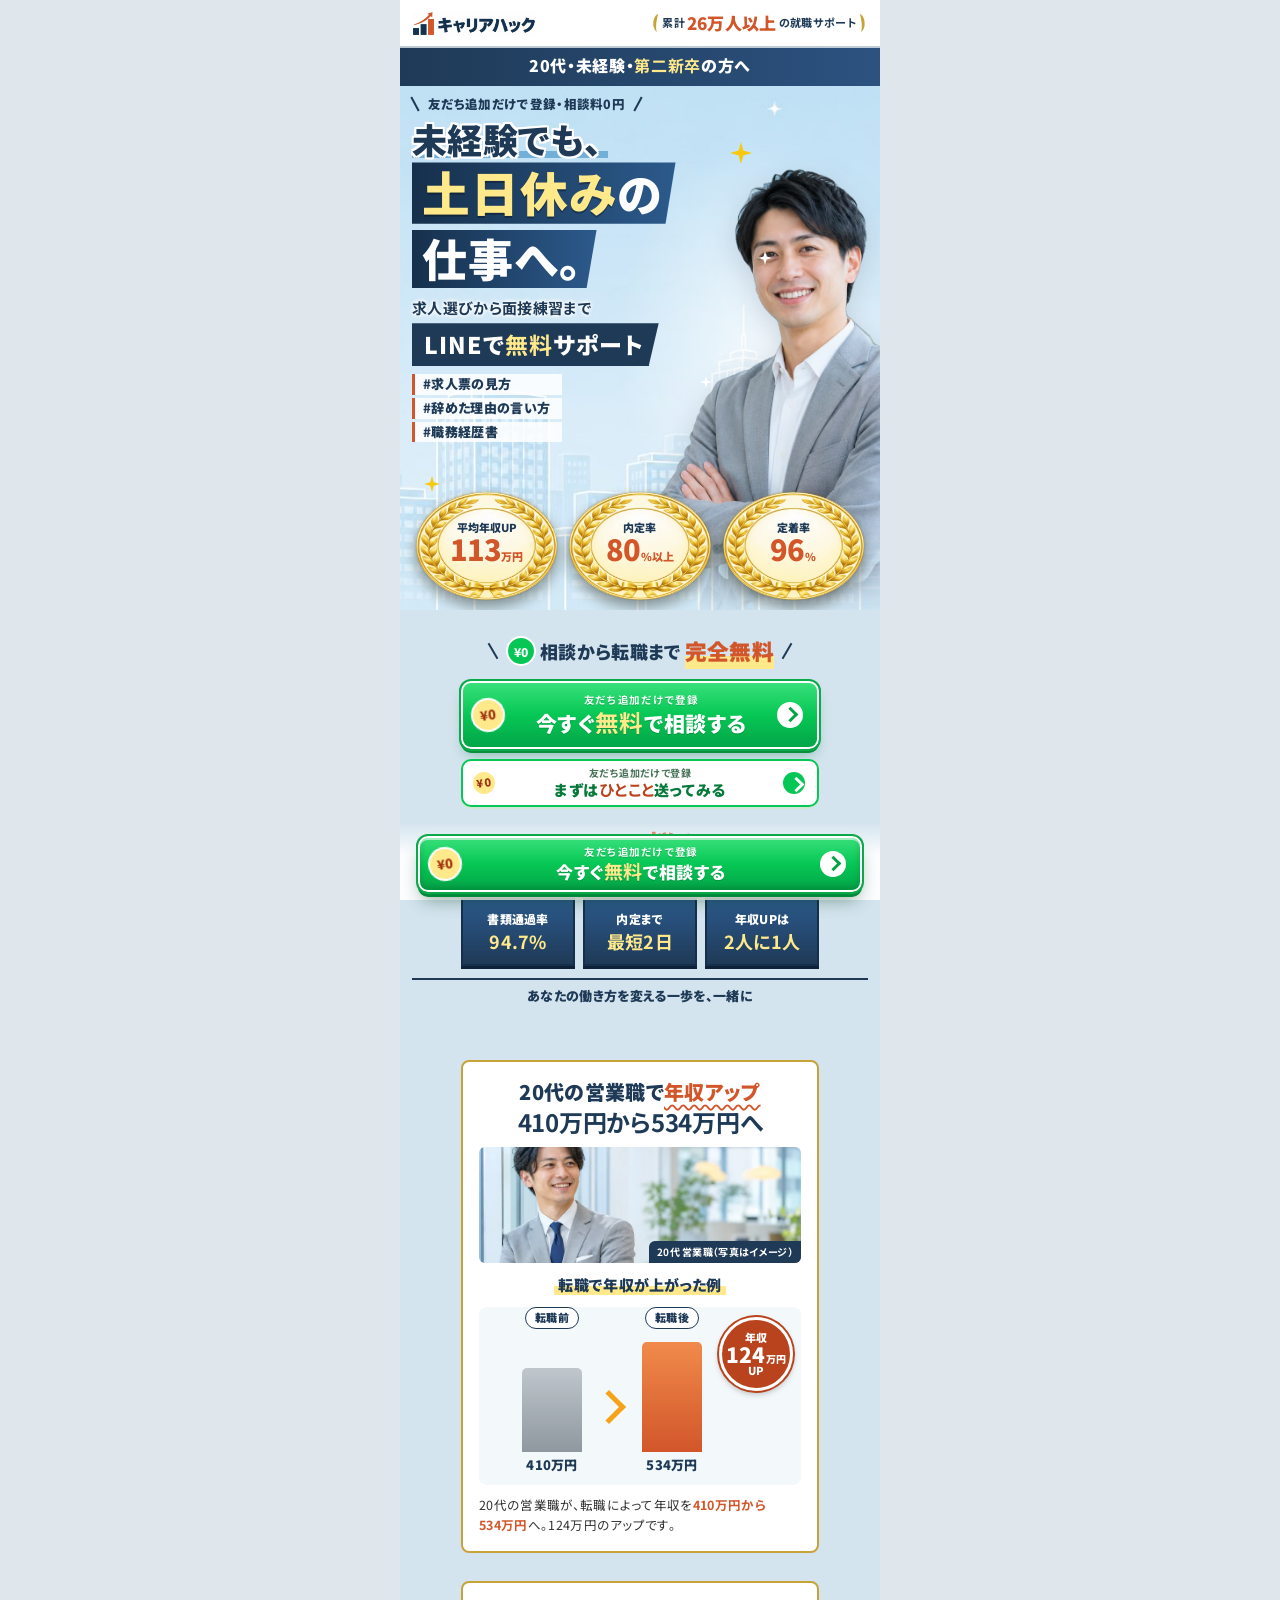
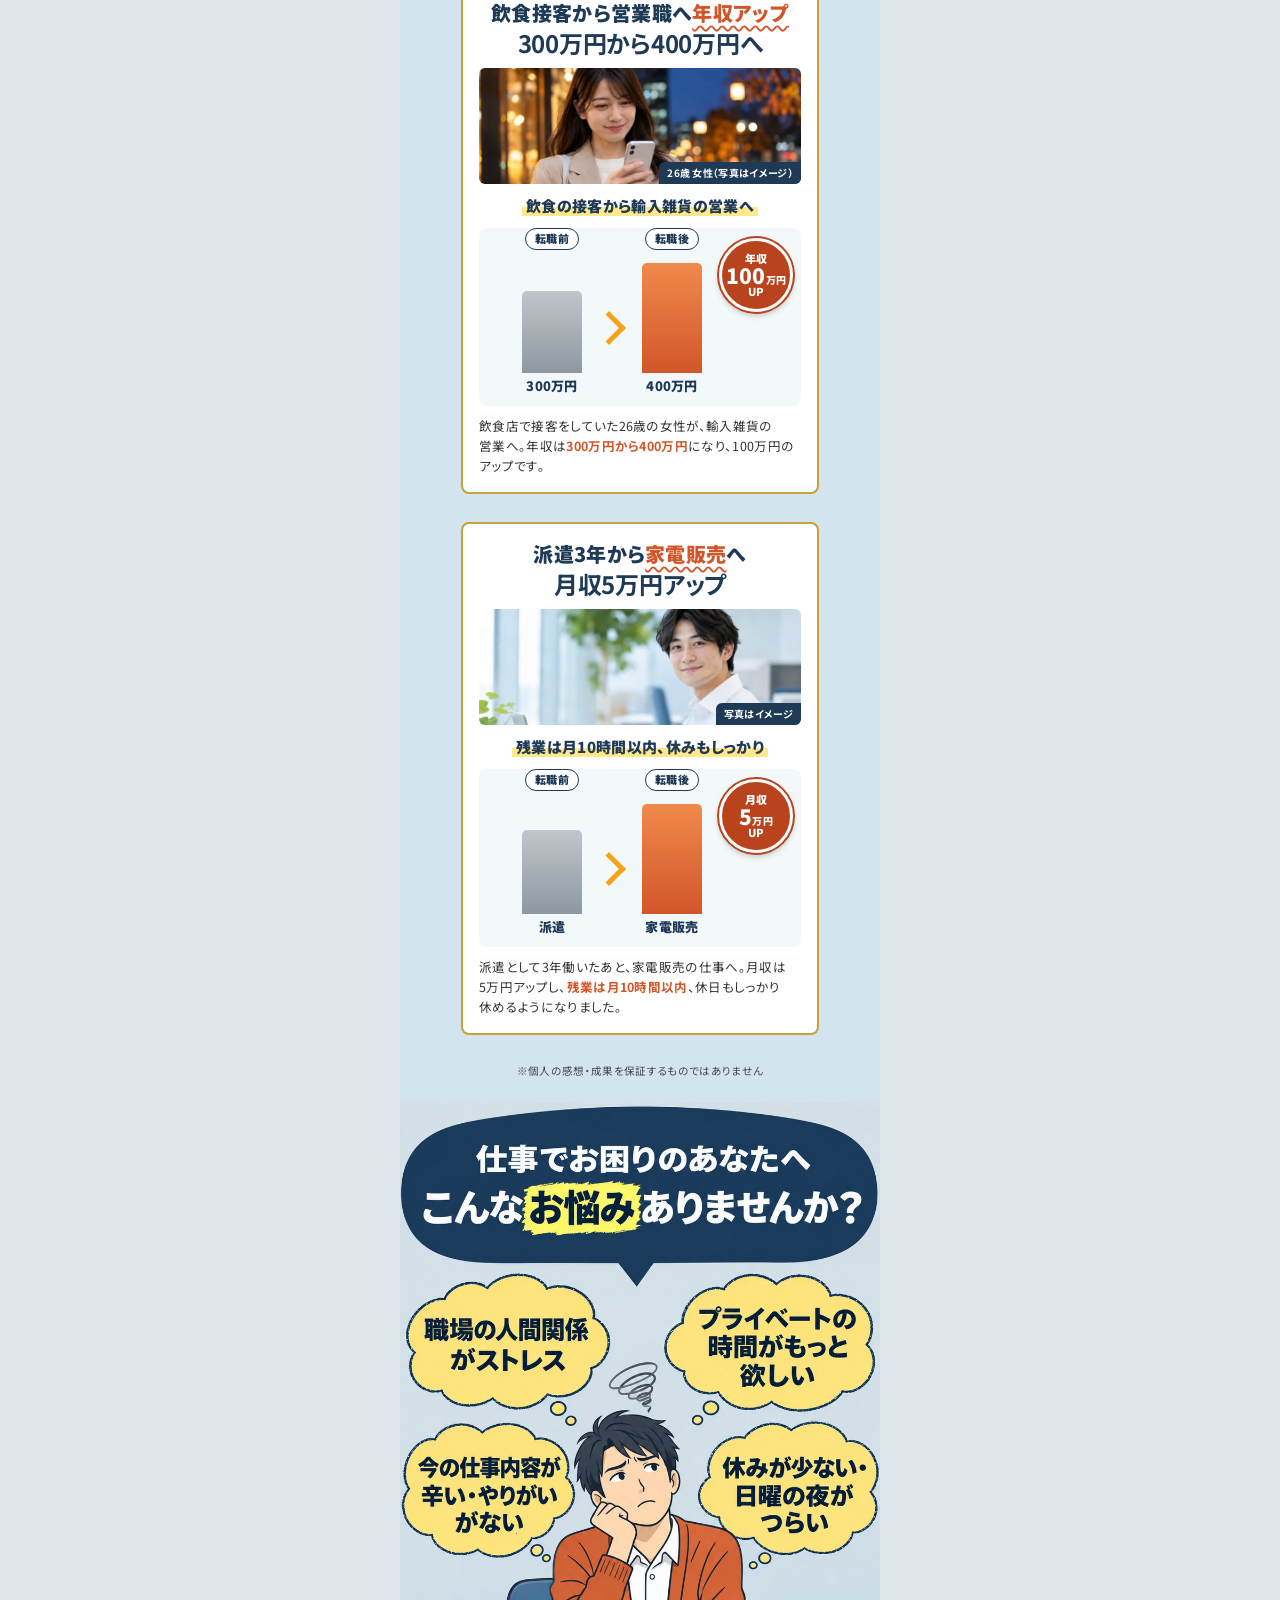
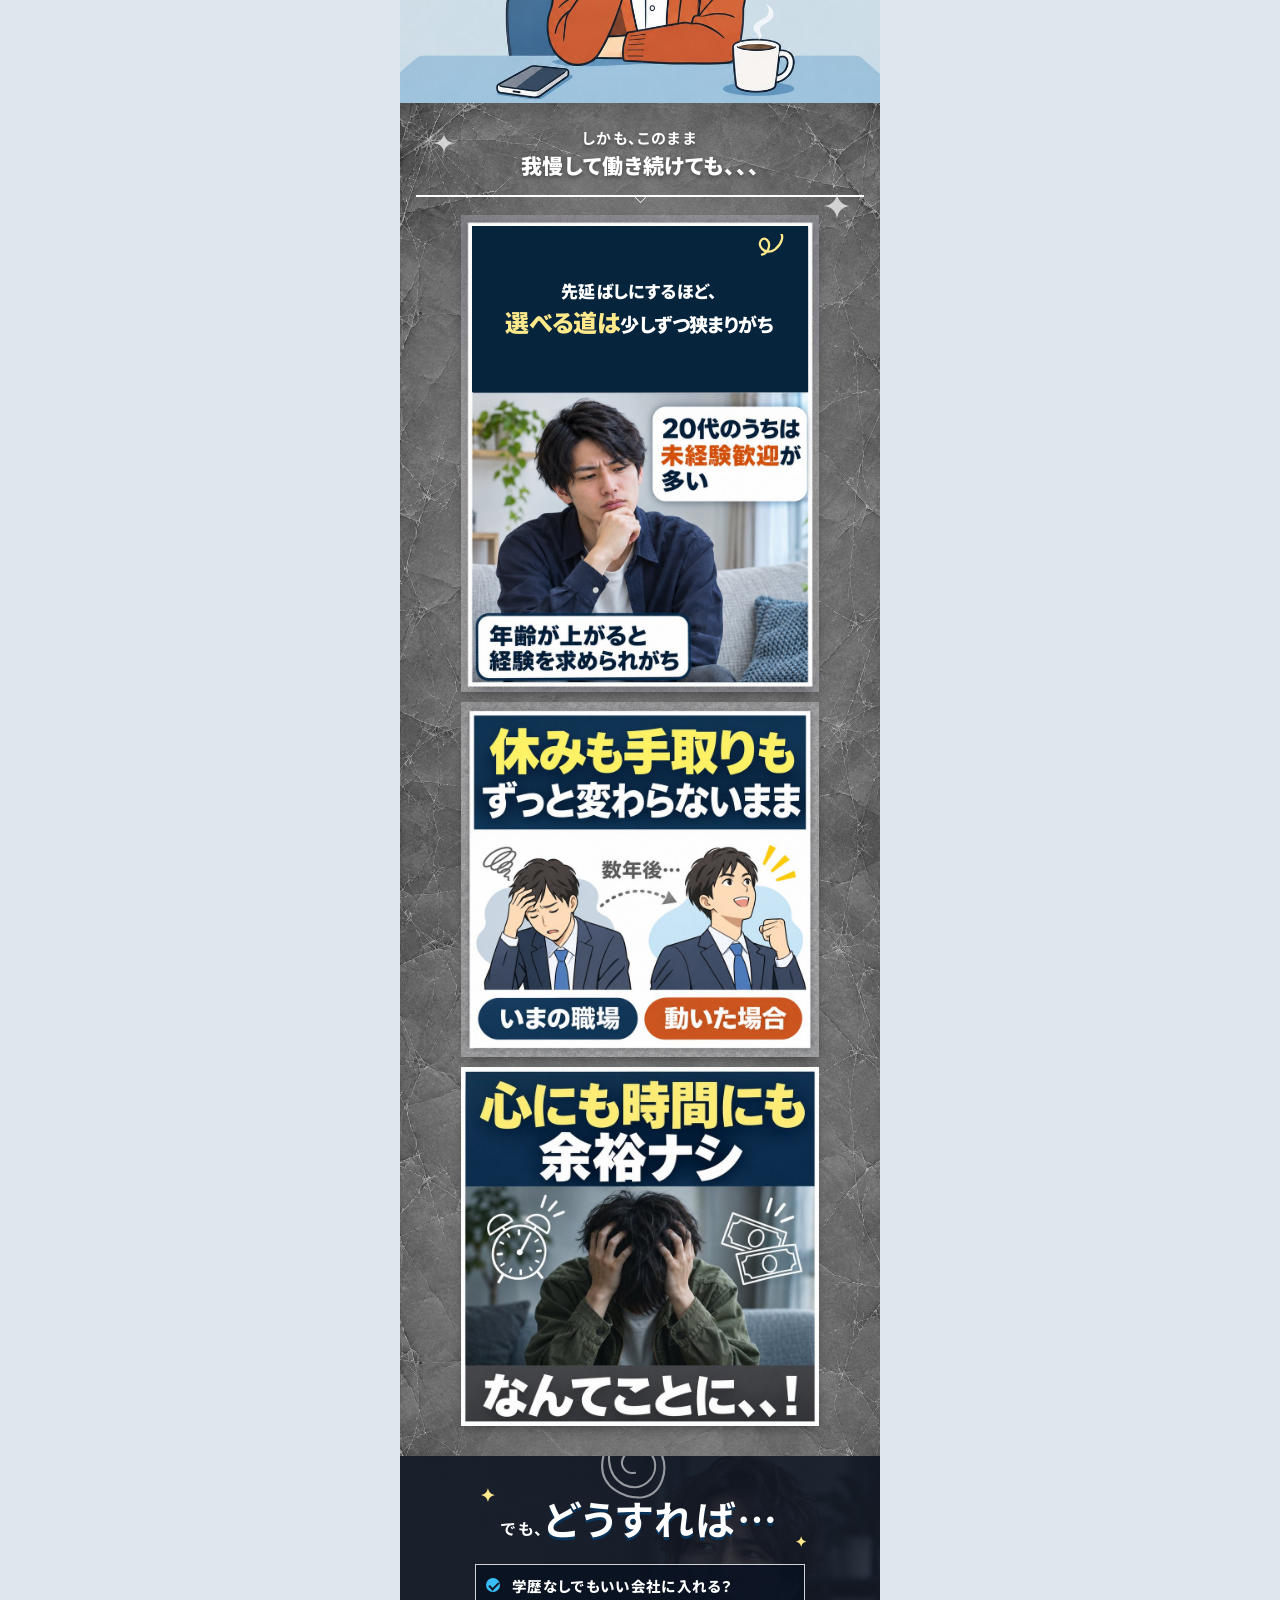
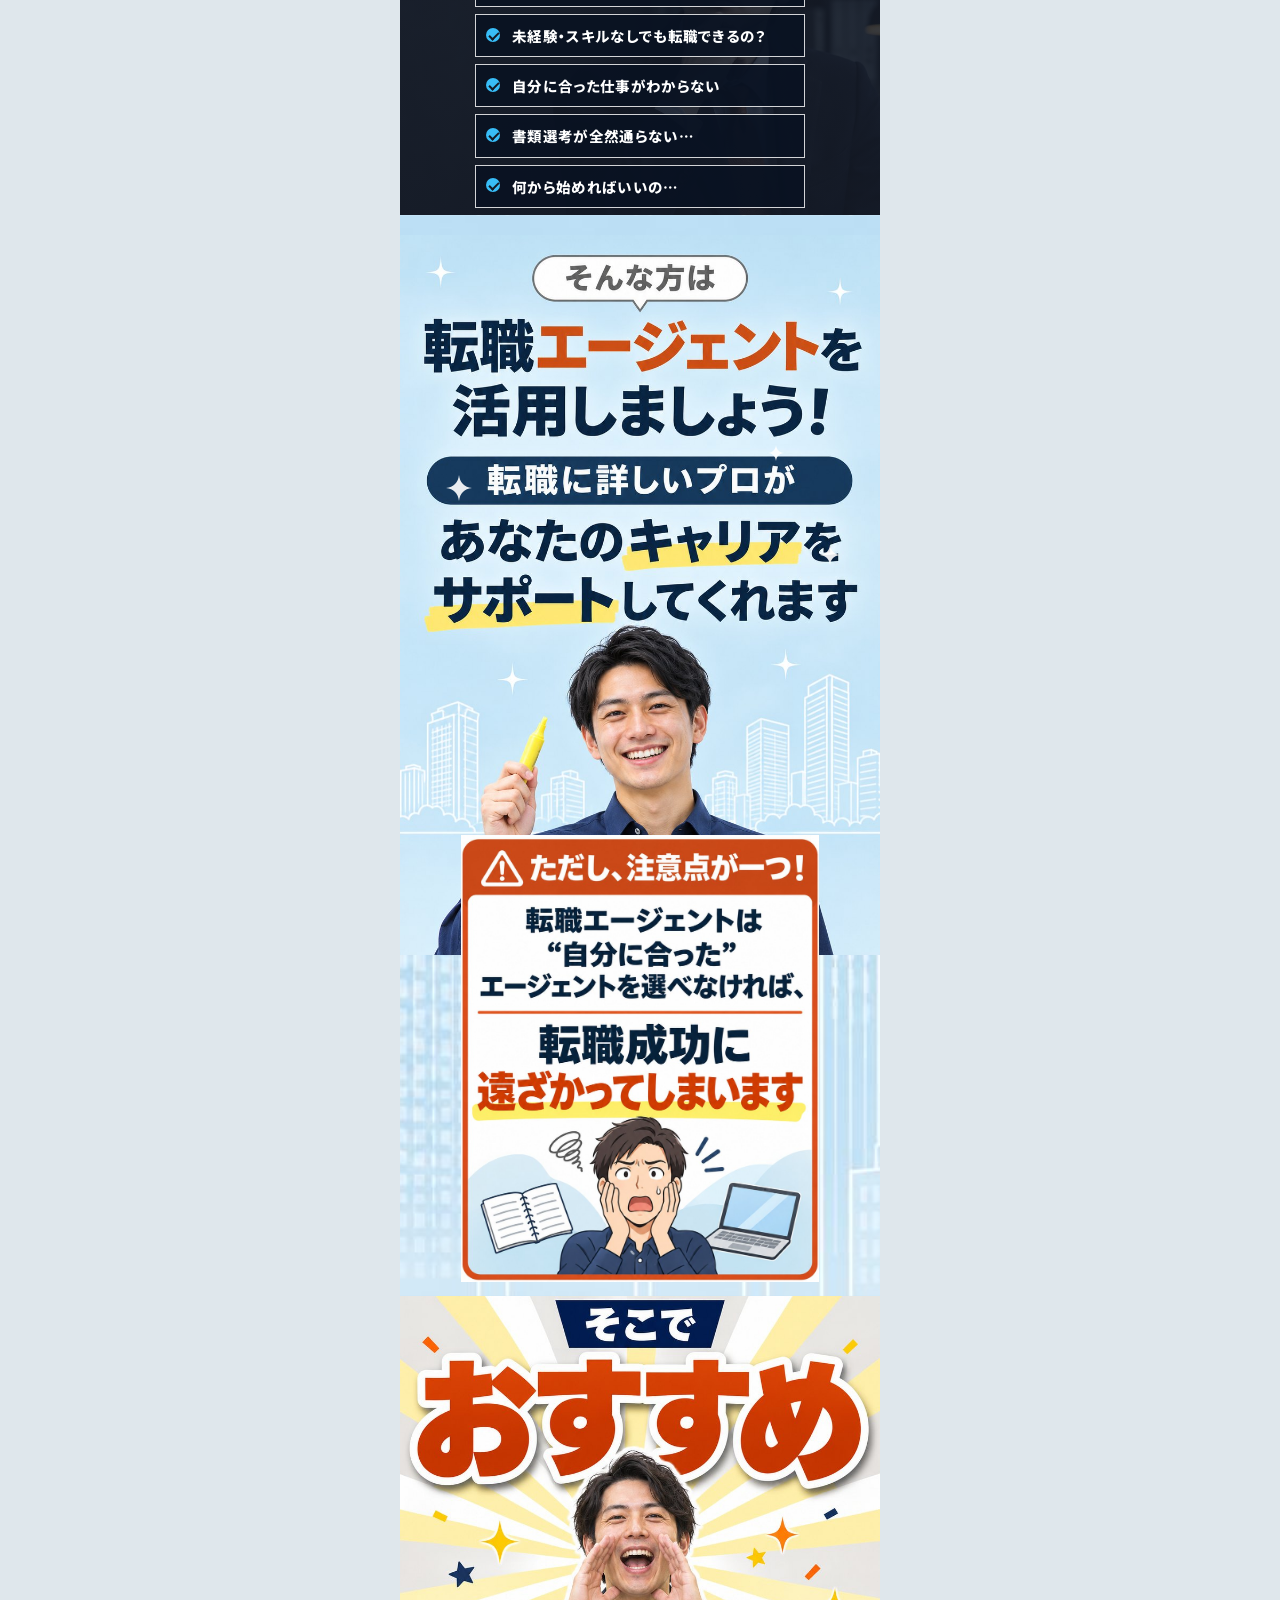
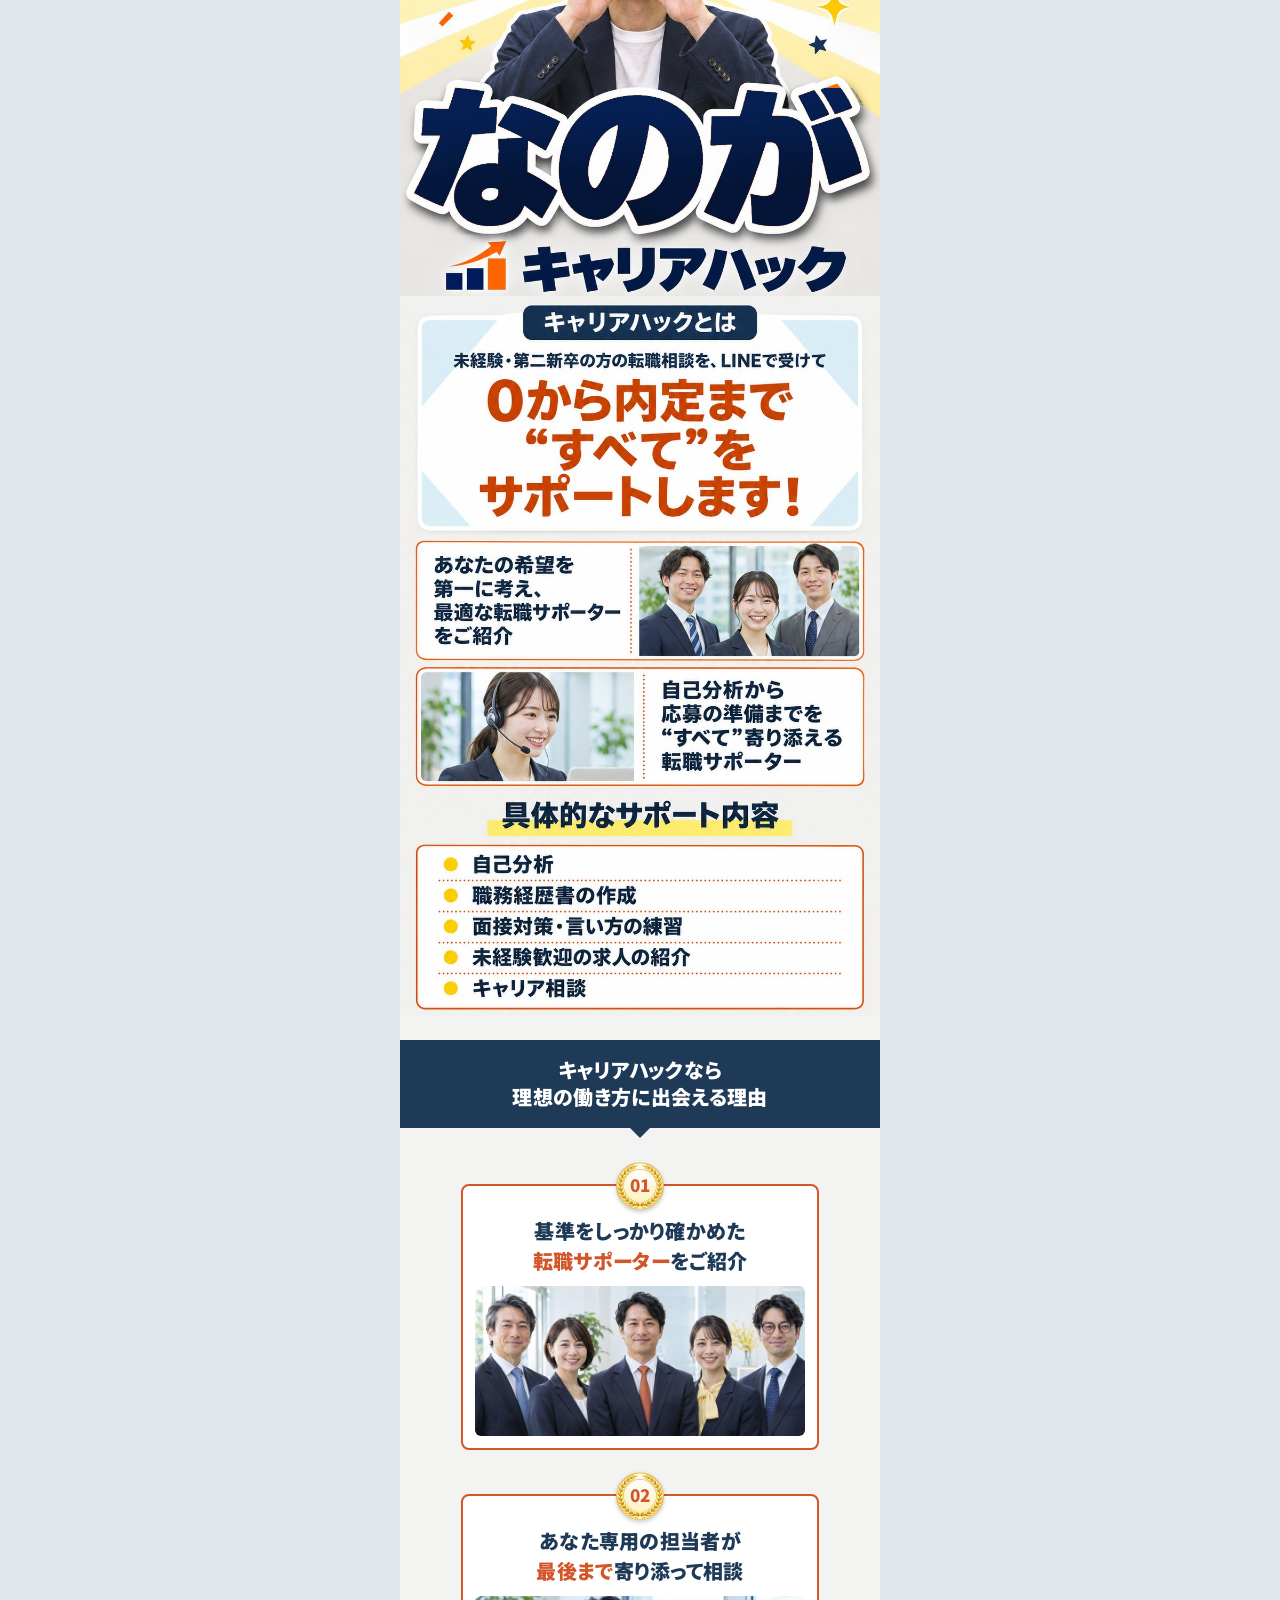
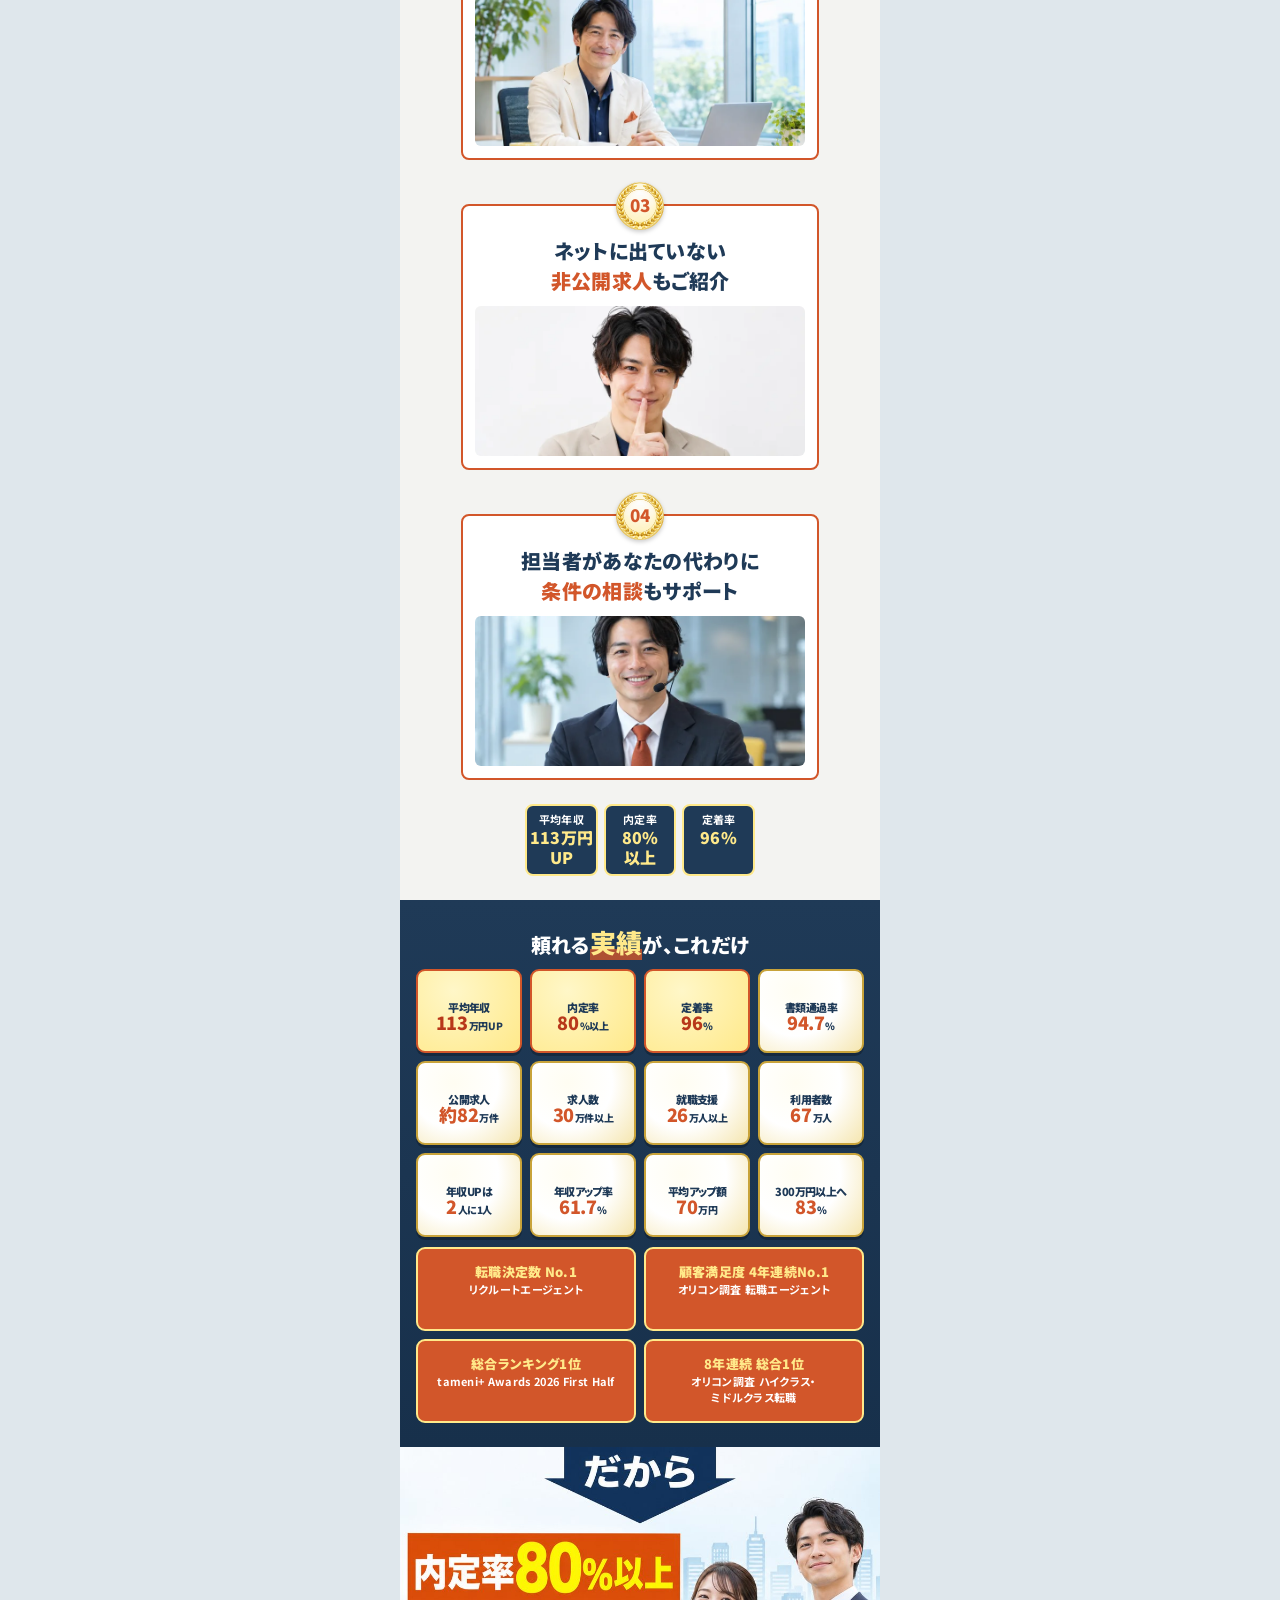
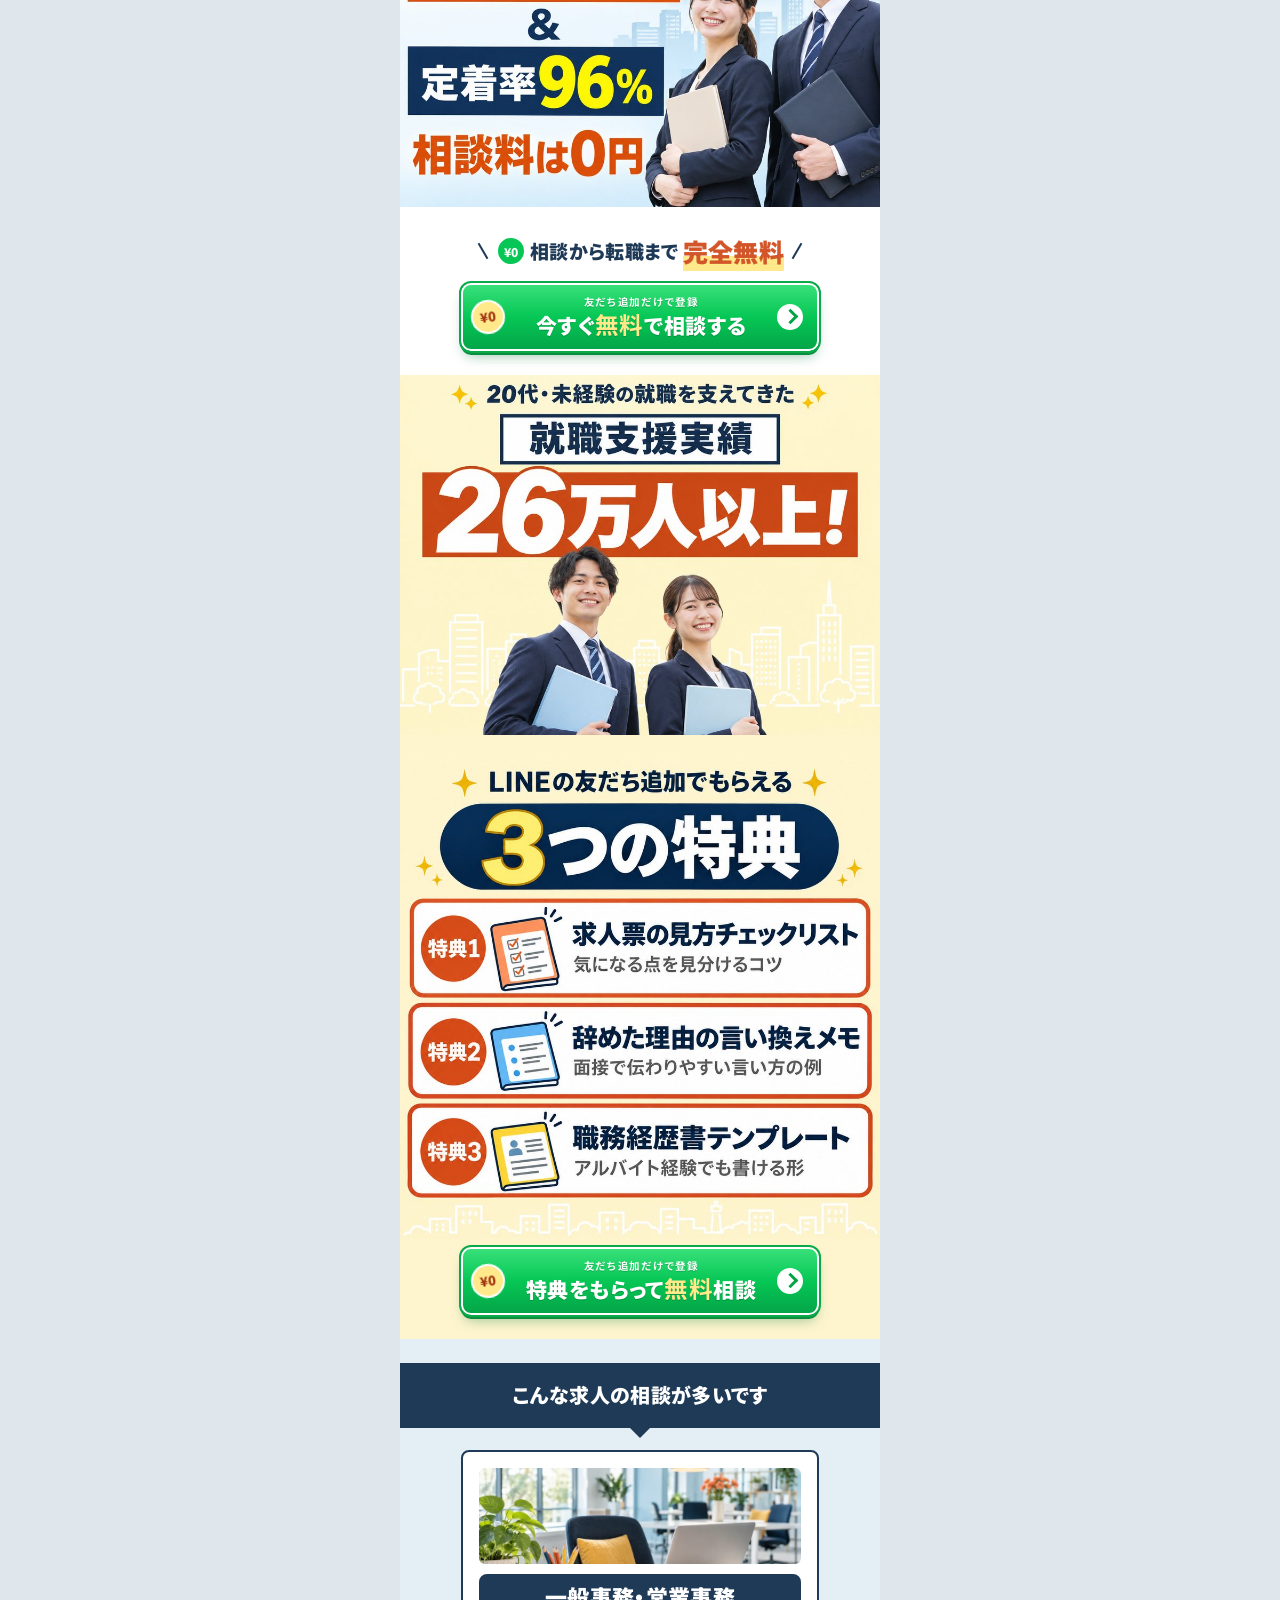
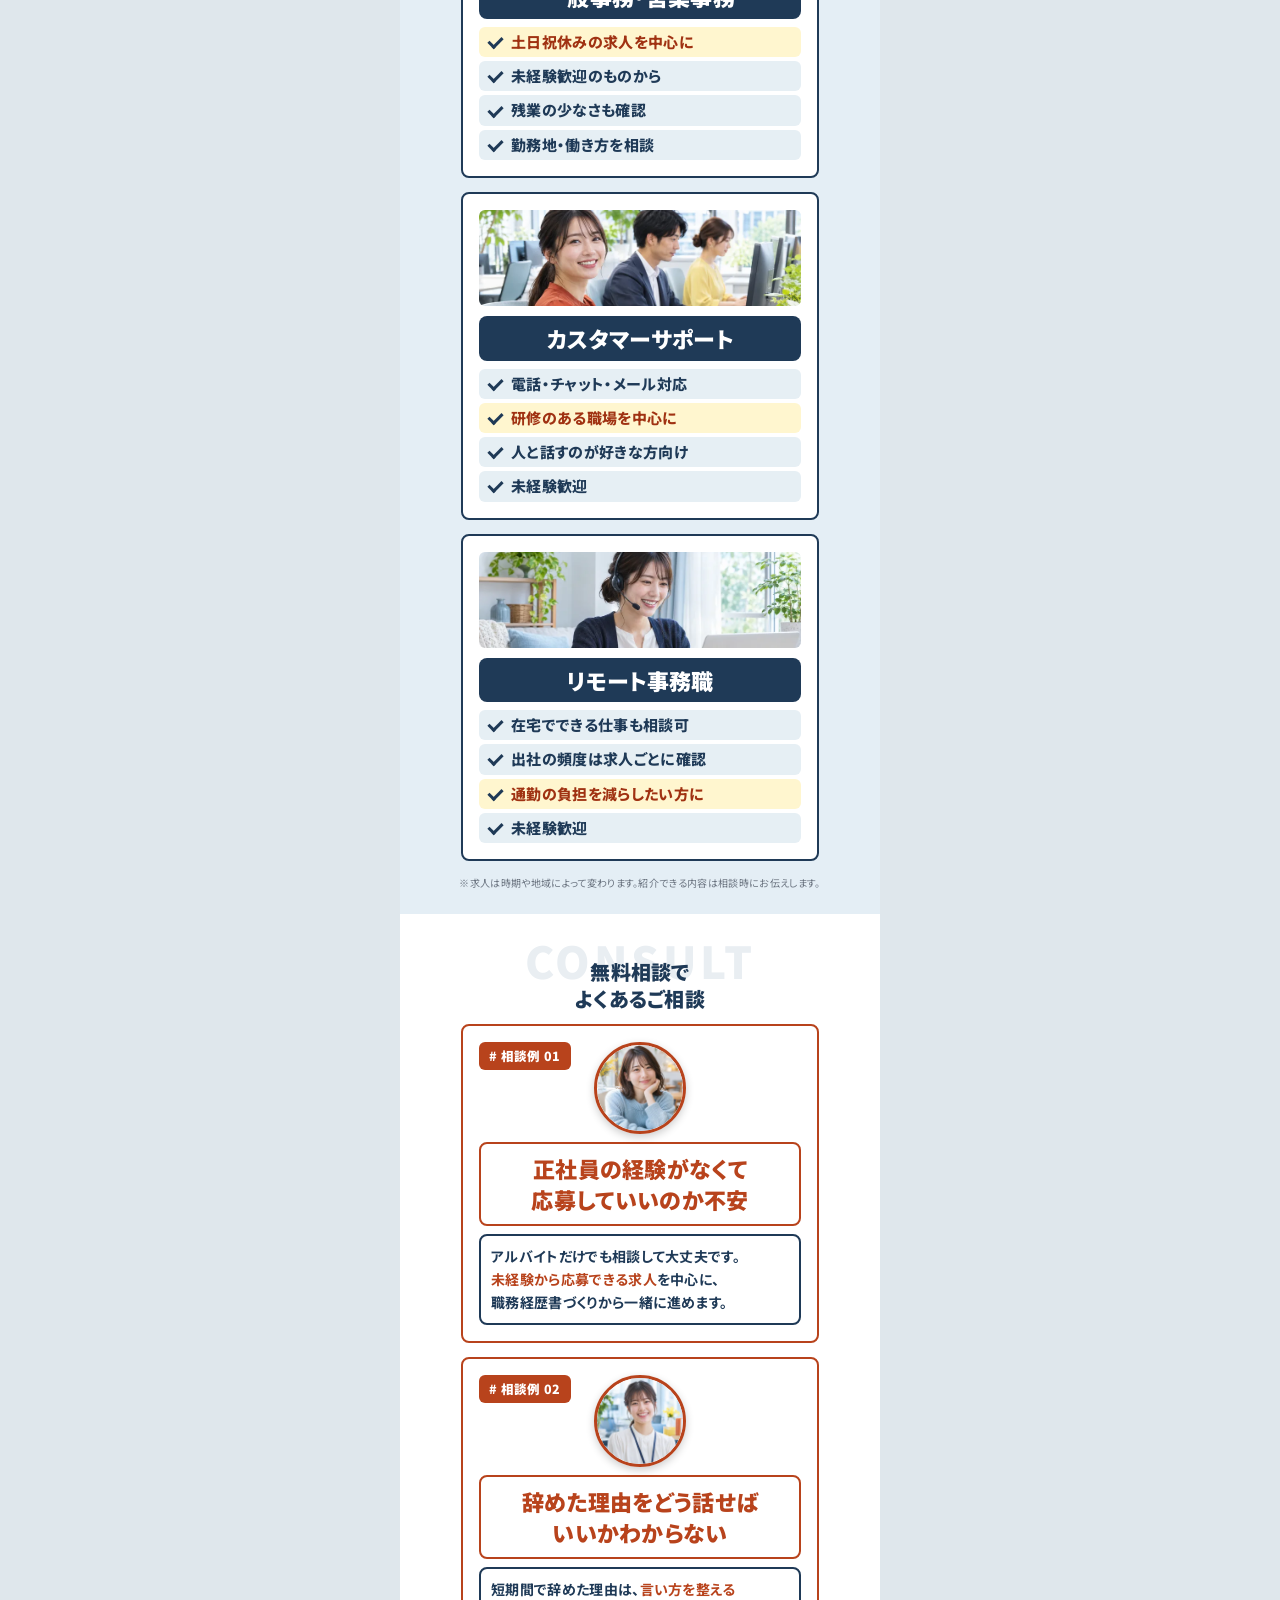
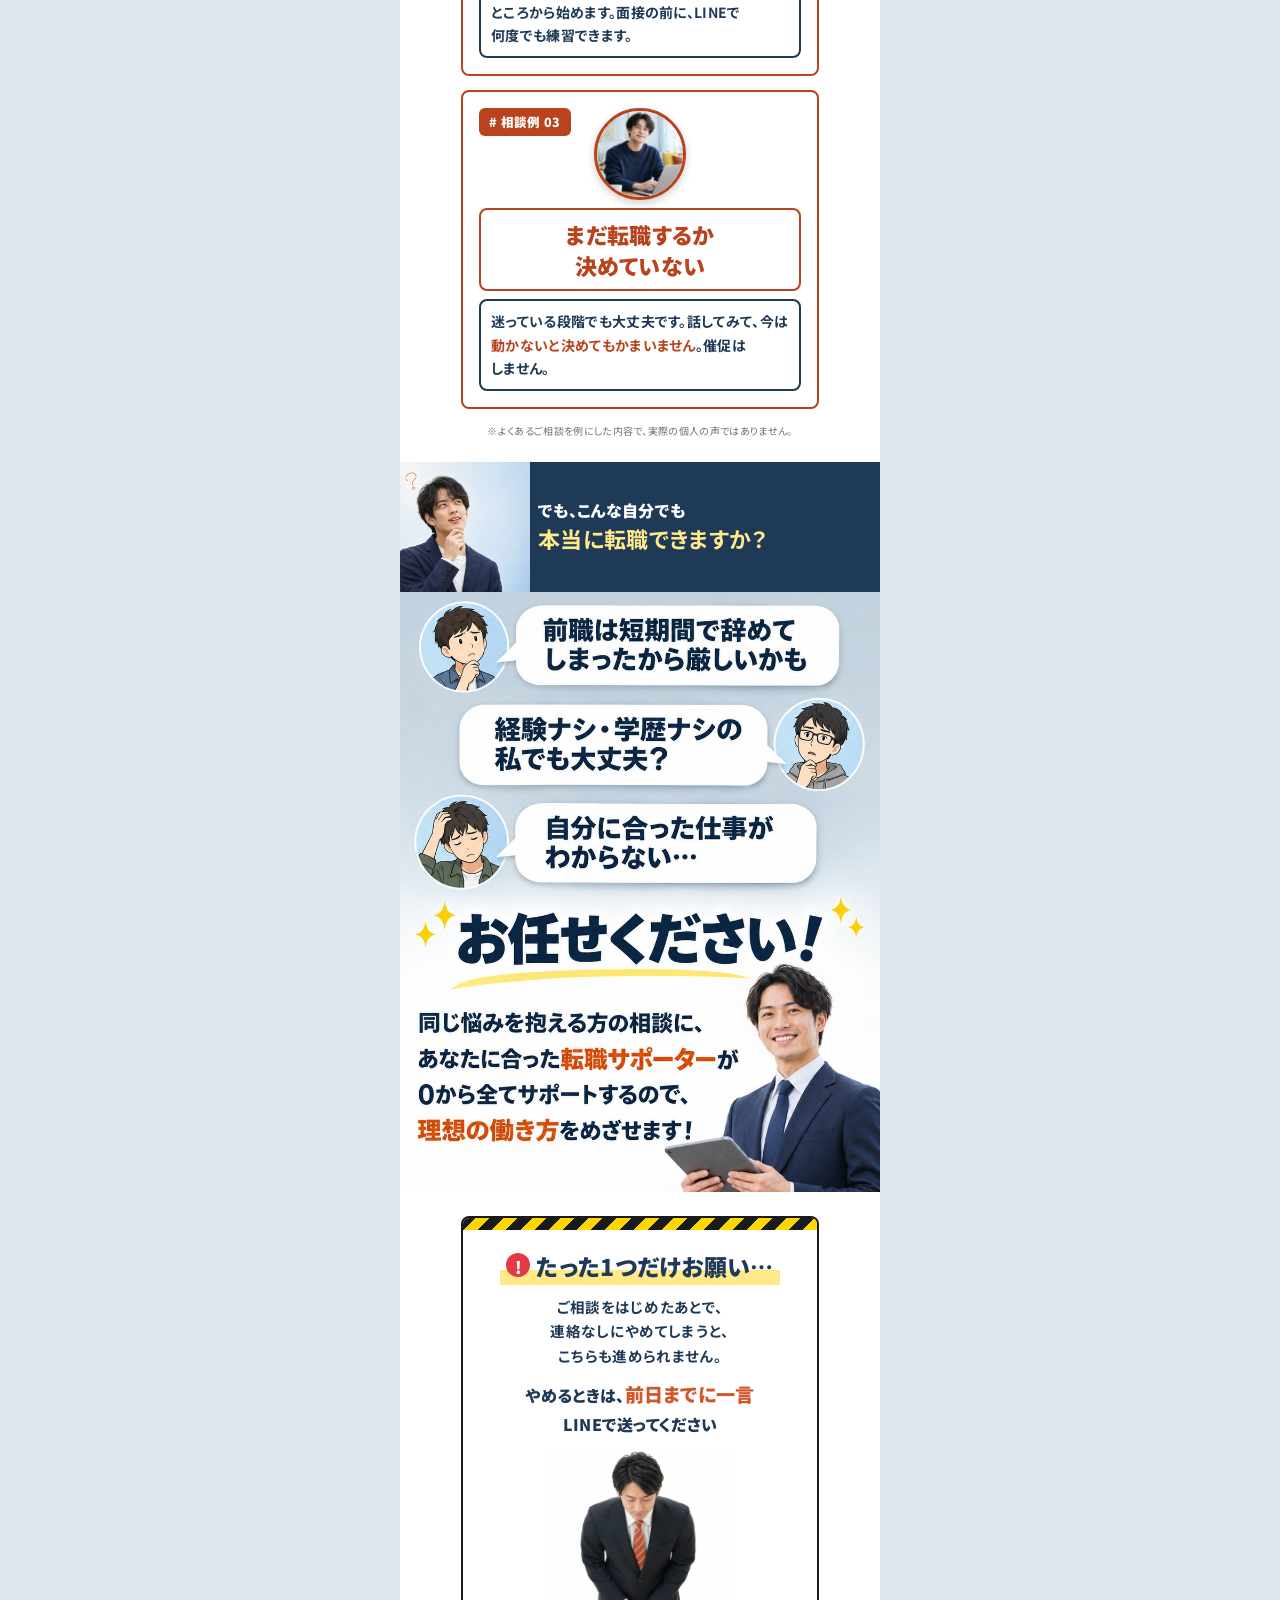
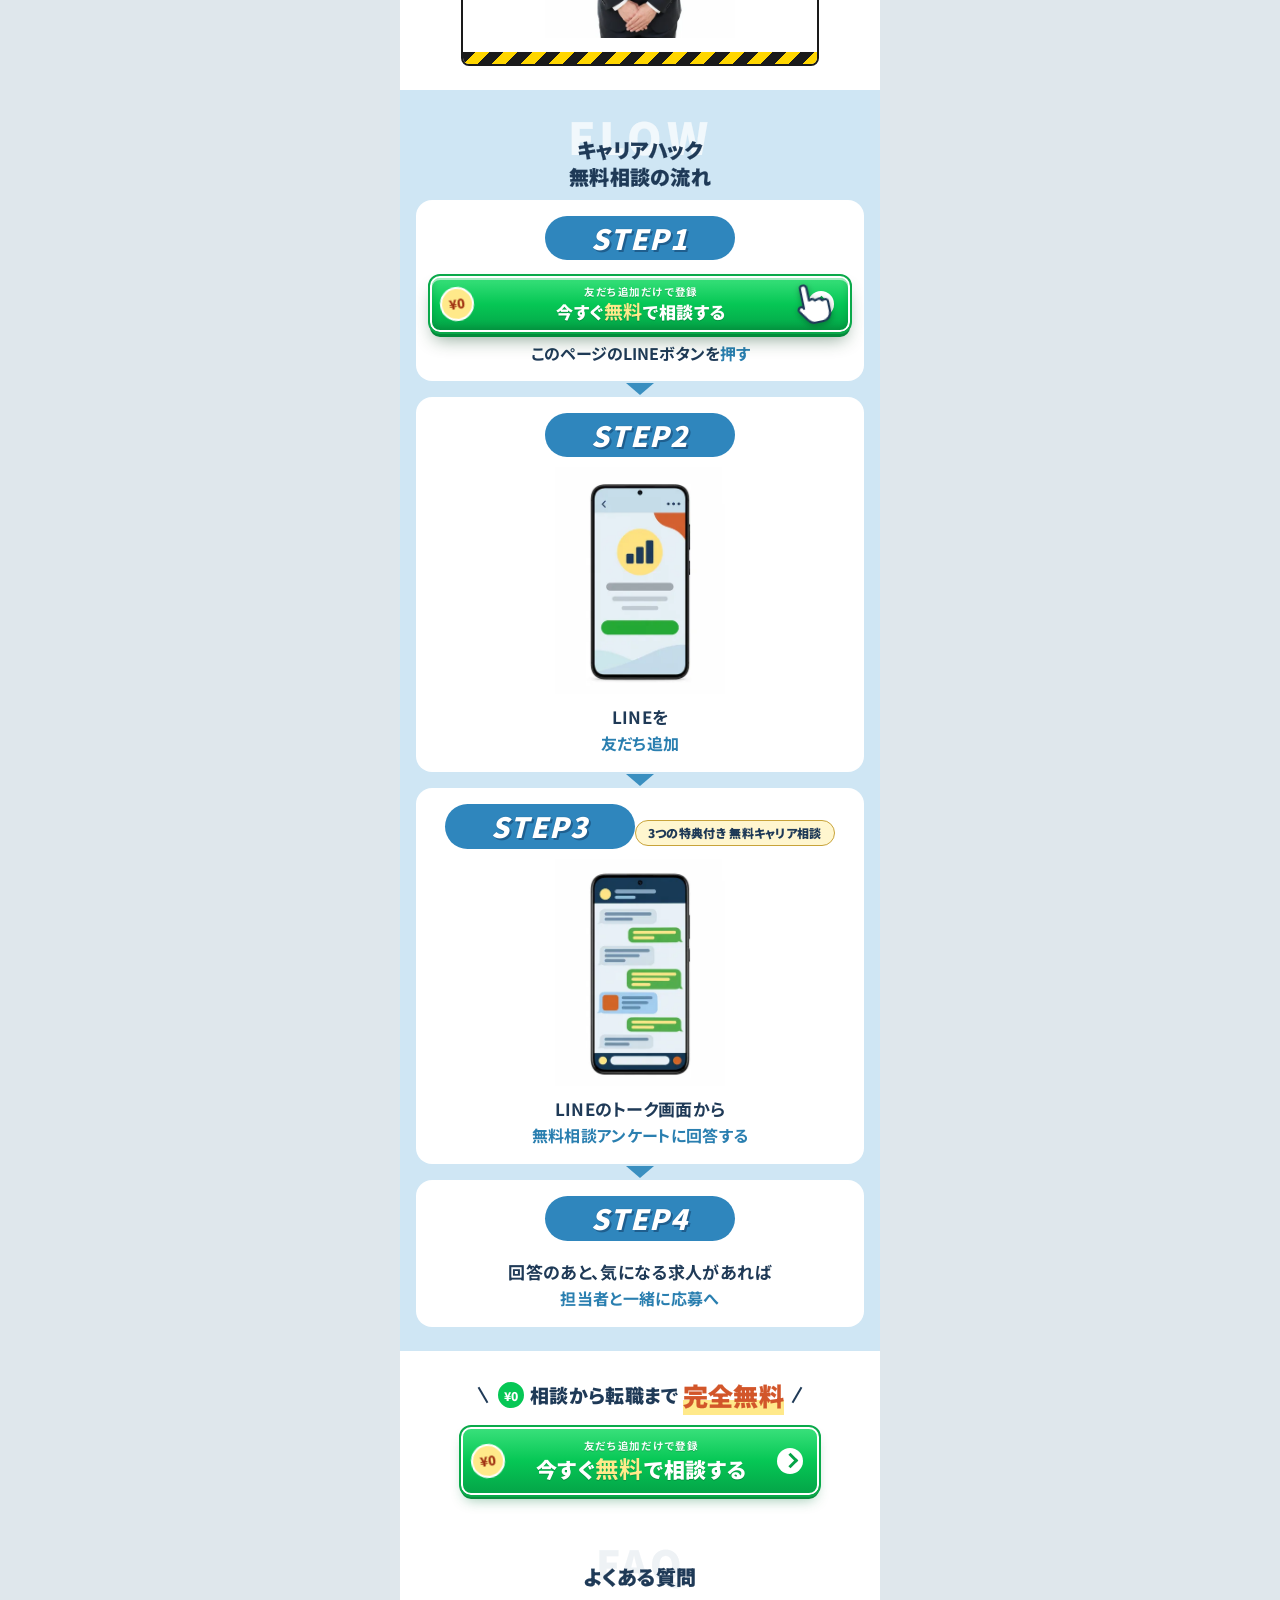
<file: docs/v2m/index.html>
<!doctype html>
<html lang="ja">
<head>
<meta charset="utf-8">
<meta name="viewport" content="width=device-width, initial-scale=1, viewport-fit=cover">
<title>未経験でも、土日休みの仕事へ。LINEで無料相談｜キャリアハック</title>
<meta name="description" content="土日休みの仕事に移りたい20代へ。相談は無料。LINEの友だち追加からはじめられます。まだ転職を決めていなくても大丈夫です。">
<meta name="robots" content="noindex">
<meta name="theme-color" content="#d3e4ee">
<link rel="preconnect" href="https://fonts.googleapis.com">
<link rel="preconnect" href="https://fonts.gstatic.com" crossorigin>
<link rel="stylesheet" href="https://fonts.googleapis.com/css2?family=Noto+Sans+JP:wght@400;500;700;900&display=swap">
<link rel="stylesheet" href="style.css">
<script src="config.js"></script>
<script>
  // 描画前にアカウントを決める（LINEのURLだけに使う）
  (function () {
    var C = window.LP_CONFIG || { accounts: {} };
    var q = new URLSearchParams(location.search);
    var key = (q.get('a') || q.get('src') || '').toLowerCase();
    if (!Object.prototype.hasOwnProperty.call(C.accounts, key)) key = C.defaultAccount;
    window.LP_ACCOUNT = key;
  })();
</script>
</head>
<body>
<main class="page">

<!-- 1 FV -->
<section class="fv">
  <header class="top"><p class="brand"><img src="img/logo_full.jpg" width="900" height="182" alt="キャリアハック"></p><p class="top-note">累計 <b>26万人以上</b>の就職サポート</p></header>
  <div class="fv-in">
    <p class="fv-band1"><span>20代・未経験・<b>第二新卒</b>の方へ</span></p>
    <p class="fv-small">友だち追加だけで登録・相談料0円</p>
    <h1 class="fv-h"><span class="l1">未経験でも、</span><span class="blk"><em>土日休み</em>の</span><span class="blk">仕事へ。</span></h1>
    <p class="fv-sub">求人選びから面接練習まで</p>
    <p class="fv-blk">LINEで<b>無料</b>サポート</p>
    <ul class="fv-tags"><li>#求人票の見方</li><li>#辞めた理由の言い方</li><li>#職務経歴書</li></ul>
    <img class="fv-img" src="img/fv_man_cut.webp" width="760" height="1140" alt="キャリアアドバイザーのイメージ写真（モデル）">
    <ul class="medals">
      <li><span class="mt">平均年収UP</span><b>113<small>万円</small></b></li>
      <li><span class="mt">内定率</span><b>80<small>%以上</small></b></li>
      <li><span class="mt">定着率</span><b>96<small>%</small></b></li>
    </ul>
  </div>
</section>

<!-- 2 CTA1 -->
<section class="cta1" id="cta1">
  <h2 class="free-h"><span class="yen-c">¥0</span>相談から転職まで<em>完全無料</em></h2>
  <a class="btn" href="#" data-cta><i class="shine" aria-hidden="true"></i><span class="yen">¥0</span><span class="bt"><small>友だち追加だけで登録</small>今すぐ<b>無料</b>で相談する</span><span class="arr"></span></a>
  <a class="btn sub" href="#" data-cta><i class="shine" aria-hidden="true"></i><span class="yen">¥0</span><span class="bt"><small>友だち追加だけで登録</small>まずは<b>ひとこと</b>送ってみる</span><span class="arr"></span></a>
  <p class="cta1-lead">あなたと同じ<em>悩み</em>を、<br>ひとつずつほどいていきます</p>
  <ul class="boxes3"><li><span>書類通過率</span><b>94.7%</b></li><li><span>内定まで</span><b>最短2日</b></li><li><span>年収UPは</span><b>2人に1人</b></li></ul>
  <p class="cta1-trail">あなたの働き方を変える一歩を、一緒に</p>
</section>

<!-- 3 相談例3（黄枠カード） -->
<section class="cases">
  <article class="ccard">
    <h3 class="cc-h">20代の営業職で<em>年収アップ</em><b>410万円から534万円へ</b></h3>
    <figure class="cc-ph"><img src="img/cs1.webp" width="760" height="361" alt="20代・営業職のイメージ写真" loading="lazy"><figcaption>20代 営業職（写真はイメージ）</figcaption></figure>
    <p class="cc-bn"><mark>転職で年収が上がった例</mark></p>
    <div class="cc-ch">
      <div class="bar cb1"><span class="pl">転職前</span><i style="height:84px"></i><em>410万円</em></div>
      <span class="ar" aria-hidden="true"></span>
      <div class="bar cb2"><span class="pl">転職後</span><i style="height:110px"></i><em>534万円</em></div>
      <div class="rb"><small>年収</small><b>124<small>万円</small></b><small>UP</small></div>
    </div>
    <p class="cc-t">20代の営業職が、転職によって年収を<b>410万円から534万円</b>へ。124万円のアップです。</p>
  </article>
  <article class="ccard">
    <h3 class="cc-h">飲食接客から営業職へ<em>年収アップ</em><b>300万円から400万円へ</b></h3>
    <figure class="cc-ph"><img src="img/cs2.webp" width="760" height="361" alt="26歳・女性のイメージ写真" loading="lazy"><figcaption>26歳 女性（写真はイメージ）</figcaption></figure>
    <p class="cc-bn"><mark>飲食の接客から輸入雑貨の営業へ</mark></p>
    <div class="cc-ch">
      <div class="bar cb1"><span class="pl">転職前</span><i style="height:82px"></i><em>300万円</em></div>
      <span class="ar" aria-hidden="true"></span>
      <div class="bar cb2"><span class="pl">転職後</span><i style="height:110px"></i><em>400万円</em></div>
      <div class="rb"><small>年収</small><b>100<small>万円</small></b><small>UP</small></div>
    </div>
    <p class="cc-t">飲食店で接客をしていた26歳の女性が、輸入雑貨の営業へ。年収は<b>300万円から400万円</b>になり、100万円のアップです。</p>
  </article>
  <article class="ccard">
    <h3 class="cc-h">派遣3年から<em>家電販売</em>へ<b>月収5万円アップ</b></h3>
    <figure class="cc-ph"><img src="img/cs3.webp" width="760" height="361" alt="イメージ写真" loading="lazy"><figcaption>写真はイメージ</figcaption></figure>
    <p class="cc-bn"><mark>残業は月10時間以内、休みもしっかり</mark></p>
    <div class="cc-ch">
      <div class="bar cb1"><span class="pl">転職前</span><i style="height:84px"></i><em>派遣</em></div>
      <span class="ar" aria-hidden="true"></span>
      <div class="bar cb2"><span class="pl">転職後</span><i style="height:110px"></i><em>家電販売</em></div>
      <div class="rb"><small>月収</small><b>5<small>万円</small></b><small>UP</small></div>
    </div>
    <p class="cc-t">派遣として3年働いたあと、家電販売の仕事へ。月収は5万円アップし、<b>残業は月10時間以内</b>、休日もしっかり休めるようになりました。</p>
  </article>
  <p class="note c case-note">※個人の感想・成果を保証するものではありません</p>
</section>

<!-- 4 悩み -->
<section class="worry">
  <img class="secimg" src="img/sec_worry.jpg" width="900" height="1125" alt="仕事でお困りのあなたへ、こんなお悩みありませんか？ 職場の人間関係がストレス／プライベートの時間がもっと欲しい／今の仕事内容が辛い・やりがいがない／休みが少ない・日曜の夜がつらい" loading="lazy">
</section>

<!-- 5 暗転 -->
<section class="dark"><i class="sp s1"></i><i class="sp s2"></i>
  <p class="dk-lead"><span class="l1">しかも、このまま</span><br><span class="l2">我慢して働き続けても、、、</span></p>
  <div class="postpone">
    <img class="secimg dk" src="img/sec_dark1.jpg" width="872" height="1162" alt="先延ばしにするほど、選べる道は少しずつ狭まりがち。20代のうちは未経験歓迎が多い。年齢が上がると経験を求められがち。" loading="lazy">
    <div class="postpone-h" aria-hidden="true">
      <p class="p1">先延ばしにするほど、</p>
      <p class="p2"><em>選べる道は</em>少しずつ狭まりがち</p>
      <svg class="curl" viewBox="0 0 64 40" aria-hidden="true"><path d="M6 30c10-2 14-16 8-22-6-6-14 2-10 10 4 8 14 10 22 4 10-8 14-20 8-26" fill="none" stroke="#ffe98a" stroke-width="3.5" stroke-linecap="round"/></svg>
    </div>
  </div>
  <img class="secimg dk" src="img/sec_dark2.jpg" width="860" height="854" alt="休みも手取りもずっと変わらないまま。数年後…。いまの職場／動いた場合。" loading="lazy">
  <img class="secimg dk" src="img/sec_dark3.jpg" width="858" height="860" alt="心にも時間にも余裕ナシ。なんてことに、、！" loading="lazy">
</section>

<!-- 6 どうすれば／エージェント -->
<section class="how"><i class="scrib"></i>
  <p class="how-lead">でも、<b>どうすれば…</b></p>
  <ul class="checks"><li>学歴なしでもいい会社に入れる？</li><li>未経験・スキルなしでも転職できるの？</li><li>自分に合った仕事がわからない</li><li>書類選考が全然通らない…</li><li>何から始めればいいの…</li></ul>
</section>
<section class="agent"><i class="sp s3"></i><i class="sp s4"></i><i class="sp s5"></i>
  <img class="secimg ag" src="img/sec_agent.jpg" width="900" height="1350" alt="そんな方は転職エージェントを活用しましょう！ 転職に詳しいプロが、あなたのキャリアをサポートしてくれます。" loading="lazy">
  <img class="secimg cau" src="img/sec_caution.jpg" width="900" height="1125" alt="ただし、注意点が一つ！ 転職エージェントは“自分に合った”エージェントを選べなければ、転職成功に遠ざかってしまいます。" loading="lazy">
</section>

<!-- 7 おすすめ・キャリアハックとは -->
<section class="reco">
  <img class="secimg" src="img/sec_reco.jpg" width="900" height="1125" alt="そこでおすすめなのがキャリアハック" loading="lazy">
</section>
<section class="about">
  <img class="secimg" src="img/sec_about.jpg" width="900" height="1350" alt="キャリアハックとは。未経験・第二新卒の方の転職相談を、LINEで受けて0から内定まですべてをサポートします。自己分析・職務経歴書の作成・面接対策・未経験歓迎の求人の紹介・キャリア相談。" loading="lazy">
</section>

<!-- 8 理由 -->
<section class="reasons">
  <h2 class="rs-h"><span>キャリアハックなら</span><br>理想の働き方に出会える理由</h2>
  <article class="rcard"><span class="rn">01</span><h3>基準をしっかり確かめた<br><em>転職サポーター</em>をご紹介</h3><img src="img/rs1.webp" width="760" height="339" alt="" loading="lazy"></article>
  <article class="rcard"><span class="rn">02</span><h3>あなた専用の担当者が<br><em>最後まで</em>寄り添って相談</h3><img src="img/rs2.webp" width="760" height="339" alt="" loading="lazy"></article>
  <article class="rcard"><span class="rn">03</span><h3>ネットに出ていない<br><em>非公開求人</em>もご紹介</h3><img src="img/rs3.webp" width="760" height="339" alt="" loading="lazy"></article>
  <article class="rcard"><span class="rn">04</span><h3>担当者があなたの代わりに<br><em>条件の相談</em>もサポート</h3><img src="img/rs4.webp" width="760" height="339" alt="" loading="lazy"></article>
  <ul class="rs-core"><li>平均年収<b>113万円UP</b></li><li>内定率<b>80%以上</b></li><li>定着率<b>96%</b></li></ul>
</section>

<!-- 数字（各社公表データ） -->
<section class="stats">
  <h2 class="st-h">頼れる<em>実績</em>が、これだけ</h2>
  <ul class="st-grid">
    <li class="core"><span>平均年収</span><b>113<small>万円UP</small></b></li>
    <li class="core"><span>内定率</span><b>80<small>%以上</small></b></li>
    <li class="core"><span>定着率</span><b>96<small>%</small></b></li>
    <li><span>書類通過率</span><b>94.7<small>%</small></b></li>
    <li><span>公開求人</span><b>約82<small>万件</small></b></li>
    <li><span>求人数</span><b>30<small>万件以上</small></b></li>
    <li><span>就職支援</span><b>26<small>万人以上</small></b></li>
    <li><span>利用者数</span><b>67<small>万人</small></b></li>
    <li><span>年収UPは</span><b>2<small>人に1人</small></b></li>
    <li><span>年収アップ率</span><b>61.7<small>%</small></b></li>
    <li><span>平均アップ額</span><b>70<small>万円</small></b></li>
    <li><span>300万円以上へ</span><b>83<small>%</small></b></li>
  </ul>
  <ul class="st-awards">
    <li><b>転職決定数 No.1</b><span>リクルートエージェント</span></li>
    <li><b>顧客満足度 4年連続No.1</b><span>オリコン調査 転職エージェント</span></li>
    <li><b>総合ランキング1位</b><span>tameni+ Awards 2026 First Half</span></li>
    <li><b>8年連続 総合1位</b><span>オリコン調査 ハイクラス・ミドルクラス転職</span></li>
  </ul>
</section>

<section class="dakara">
  <img class="secimg" src="img/sec_dakara.jpg" width="900" height="900" alt="だから、内定率80%以上＆定着率96%。相談料は0円。" loading="lazy">
</section>

<!-- 9 CTA2 -->
<section class="cta2 cta-b" id="cta2">
  <p class="free-h s"><span class="yen-c">¥0</span>相談から転職まで<em>完全無料</em></p>
  <a class="btn" href="#" data-cta><i class="shine" aria-hidden="true"></i><span class="yen">¥0</span><span class="bt"><small>友だち追加だけで登録</small>今すぐ<b>無料</b>で相談する</span><span class="arr"></span></a>
</section>

<section class="yellow">
  <img class="secimg" src="img/sec_yellow.jpg" width="900" height="900" alt="20代・未経験の就職を支えてきた就職支援実績26万人以上" loading="lazy">
</section>

<!-- 特典 -->
<section class="tokuten">
  <img class="secimg" src="img/sec_tokuten.jpg" width="900" height="900" alt="LINEの友だち追加でもらえる3つの特典：求人票の見方チェックリスト、辞めた理由の言い換えメモ、職務経歴書テンプレート" loading="lazy">
  <a class="btn" href="#" data-cta><i class="shine" aria-hidden="true"></i><span class="yen">¥0</span><span class="bt"><small>友だち追加だけで登録</small>特典をもらって<b>無料</b>相談</span><span class="arr"></span></a>
</section>

<!-- 10 求人例 -->
<section class="jobs">
  <h2 class="jb-h">こんな求人の相談が多いです</h2>
  <article class="jcard"><figure class="jc-ph"><img src="img/js1.webp" width="760" height="361" alt="オフィスのイメージ写真" loading="lazy"></figure><h3 class="jc-t">一般事務・営業事務</h3><ul class="jc-l"><li class=hl>土日祝休みの求人を中心に</li><li>未経験歓迎のものから</li><li>残業の少なさも確認</li><li>勤務地・働き方を相談</li></ul></article>
  <article class="jcard"><figure class="jc-ph"><img src="img/js2.webp" width="760" height="361" alt="カスタマーサポートのイメージ写真" loading="lazy"></figure><h3 class="jc-t">カスタマーサポート</h3><ul class="jc-l"><li>電話・チャット・メール対応</li><li class=hl>研修のある職場を中心に</li><li>人と話すのが好きな方向け</li><li>未経験歓迎</li></ul></article>
  <article class="jcard"><figure class="jc-ph"><img src="img/js3.webp" width="760" height="361" alt="在宅勤務のイメージ写真" loading="lazy"></figure><h3 class="jc-t">リモート事務職</h3><ul class="jc-l"><li>在宅でできる仕事も相談可</li><li>出社の頻度は求人ごとに確認</li><li class=hl>通勤の負担を減らしたい方に</li><li>未経験歓迎</li></ul></article>
  <p class="note c">※求人は時期や地域によって変わります。紹介できる内容は相談時にお伝えします。</p>
</section>

<!-- 11 声（相談例） -->
<section class="voices">
  <h2 class="vc-h"><small>CONSULT</small>無料相談で<br>よくあるご相談</h2>
  <article class="vcard"><figure class="vc-ph"><img src="img/va1.webp" width="360" height="360" alt="相談例のイメージ写真" loading="lazy"><span class="vc-no"># 相談例 01</span></figure><h3 class="vc-q">正社員の経験がなくて<br>応募していいのか不安</h3><p class="vc-a">アルバイトだけでも相談して大丈夫です。<b>未経験から応募できる求人</b>を中心に、職務経歴書づくりから一緒に進めます。</p></article>
  <article class="vcard"><figure class="vc-ph"><img src="img/va2.webp" width="360" height="360" alt="相談例のイメージ写真" loading="lazy"><span class="vc-no"># 相談例 02</span></figure><h3 class="vc-q">辞めた理由をどう話せば<br>いいかわからない</h3><p class="vc-a">短期間で辞めた理由は、<b>言い方を整える</b>ところから始めます。面接の前に、LINEで何度でも練習できます。</p></article>
  <article class="vcard"><figure class="vc-ph"><img src="img/va3.webp" width="360" height="360" alt="相談例のイメージ写真" loading="lazy"><span class="vc-no"># 相談例 03</span></figure><h3 class="vc-q">まだ転職するか<br>決めていない</h3><p class="vc-a">迷っている段階でも大丈夫です。話してみて、今は<b>動かないと決めてもかまいません</b>。催促はしません。</p></article>
  <p class="note c">※よくあるご相談を例にした内容で、実際の個人の声ではありません。</p>
</section>

<section class="ask"><img src="img/worry_woman2.jpg" width="1024" height="1024" alt="" loading="lazy"><p>でも、こんな自分でも<br><b>本当に転職できますか？</b></p></section>

<!-- 12 お任せください -->
<section class="omakase">
  <img class="secimg" src="img/sec_omakase.jpg" width="900" height="1125" alt="お任せください！同じ悩みを抱える方の相談に、あなたに合った転職サポーターが0から全てサポートします。" loading="lazy">
</section>
<section class="stripe">
  <article class="cau2"><h3>たった1つだけお願い…</h3><p>ご相談をはじめたあとで、<br>連絡なしにやめてしまうと、<br>こちらも進められません。</p><p class="cau-b">やめるときは、<em>前日までに一言</em><br>LINEで送ってください</p><img src="img/bow.webp" width="420" height="420" alt="" loading="lazy"></article>
</section>

<!-- 13 流れ -->
<section class="flow">
  <h2 class="fl-h"><small>FLOW</small>キャリアハック<br>無料相談の流れ</h2>
  <div class="st"><p class="st-n">STEP1</p><a class="btn b-s" href="#" data-cta><i class="shine" aria-hidden="true"></i><span class="yen">¥0</span><span class="bt"><small>友だち追加だけで登録</small>今すぐ<b>無料</b>で相談する</span><span class="arr"></span></a><i class="hand" aria-hidden="true"></i><p class="st-t">このページのLINEボタンを<b>押す</b></p></div>
  <i class="tri"></i>
  <div class="st st2"><p class="st-n">STEP2</p><img src="img/ph_add.webp" width="360" height="480" alt="" loading="lazy"><p class="st-t">LINEを<br><b>友だち追加</b></p></div>
  <i class="tri"></i>
  <div class="st st3"><p class="st-n">STEP3</p><p class="st-chip">3つの特典付き 無料キャリア相談</p><img src="img/ph_chat.webp" width="360" height="480" alt="" loading="lazy"><p class="st-t">LINEのトーク画面から<br><b>無料相談アンケートに回答する</b></p></div>
  <i class="tri"></i>
  <div class="st st4"><p class="st-n">STEP4</p><p class="st-t">回答のあと、気になる求人があれば<br><b>担当者と一緒に応募へ</b></p></div>
</section>

<!-- 14 CTA3 -->
<section class="cta3 cta-b" id="cta3">
  <p class="free-h s"><span class="yen-c">¥0</span>相談から転職まで<em>完全無料</em></p>
  <a class="btn" href="#" data-cta><i class="shine" aria-hidden="true"></i><span class="yen">¥0</span><span class="bt"><small>友だち追加だけで登録</small>今すぐ<b>無料</b>で相談する</span><span class="arr"></span></a>
</section>

<section class="faq" id="faq">
  <h2 class="fq-h"><small>FAQ</small>よくある質問</h2>
  <div class="qa"><p class="q"><i>Q.</i>電話で連絡が来ることはありますか？</p><p class="a"><i>A.</i>はい、状況に応じて担当者からお電話でご連絡することがあります。つながりやすい時間帯があれば、LINEで先にお知らせください。</p></div>
  <div class="qa"><p class="q"><i>Q.</i>迷っているだけの段階でも、LINEしていいですか？</p><p class="a"><i>A.</i>大丈夫です。迷っている段階の相談を前提にしています。求人を見ずに終わっても、催促はしません。</p></div>
  <div class="qa"><p class="q"><i>Q.</i>バイトの経験しかなくても、相談できますか？</p><p class="a"><i>A.</i>できます。未経験から応募できる求人を中心に一緒に探します。職務経歴書がまだ無くても、一から作るところから始められます。</p></div>
  <div class="qa"><p class="q"><i>Q.</i>なぜ無料なのですか？</p><p class="a"><i>A.</i>採用が決まったときに、紹介した人材紹介会社が求人企業から手数料を受け取る仕組みだからです。人材紹介会社は、法律で原則として求職者から手数料を受け取れません（職業安定法 第32条の3 第2項）。あなたに費用はかかりません。</p></div>
  <div class="qa"><p class="q"><i>Q.</i>ページの数字は、どこの数字ですか？</p><p class="a"><i>A.</i>各社が公式に公表している数字です。平均年収113万円UP・内定率80%以上・定着率96%も、会社ごとに集計期間や対象が違います。くわしい条件はページ最下部をご覧ください。</p></div>
</section>

<footer class="foot">
  <details class="priv" id="privacy">
    <summary>個人情報の取り扱い</summary>
    <ul>
      <li>友だち追加しただけでは、担当者に何も送られません。</li>
      <li>相談に返事をするのは、提携している人材紹介会社の担当者です。送ってもらった相談内容・求人票・在職状況は、この担当者が読みます。読まれたくないときは、何も送らずにブロックしてください。</li>
      <li>求人企業へ推薦するときは、渡す先と渡す項目（氏名・連絡先・希望条件・職務経歴）をあらためてお示しし、同意をいただいてからにします。同意がなければ、相談だけで終わります。</li>
      <li>LINEでやりとりをする時点で、LINEヤフー株式会社と、当アカウントが使う配信システムに、トークの内容・LINEの表示名・流入経路が記録されます。</li>
    </ul>
  </details>
  <details class="src-d"><summary>※各社公表データ（集計期間・定義を見る）</summary><ul>
    <li>平均年収113万円UP：2021/4/1〜2024/3/31に内定を獲得した方の平均（第二新卒エージェントneo）。書類通過率94.7%：2023/3/1〜2024/2/29に面談した方（同）。内定まで最短2日。</li>
    <li>内定率80%以上・書類通過率96%以上：2023/12〜2024/1に面接した方のうち内定が出た割合など。3か月定着92%：2024/4〜2025/3入社の方。就職支援26万人以上：2026/3までのカウンセリング実施件数（ハタラクティブ）。</li>
    <li>定着率96%：入社3か月後、2024年5月現在（UZUZ）。利用者67万人（マイナビジョブ20's）。平均アップ額70万円：2024/4/1〜12/31に就業決定した方の平均（ワークポート）。300万円以上へ83%：2020/4〜2022/3、前職年収300万円以下の方が理論年収300万円以上へ転職できた割合（キャリアスタート）。</li>
    <li>年収UPは2人に1人・平均70万円：2024/4/1〜12/31に就業決定した方の平均（ワークポート）。年収アップ率83%：2020/4〜2022/3、前職年収300万円以下で理論年収300万円以上になった割合（キャリアスタート）。年収アップ率61.7%：パソナキャリア調べ。</li>
    <li>公開求人約82万件・非公開約24万件：2026/9/29時点、表示件数は採用予定数。転職決定数No.1：厚生労働省「人材サービス総合サイト」の就職者数（2025年度、2026年5月時点）（リクルートエージェント）。求人数30万件以上：2026年6月時点、非公開求人を含む（doda）。</li>
    <li>オリコン顧客満足度®調査 転職エージェント 4年連続1位（マイナビ転職AGENT）。8年連続総合1位は「ハイクラス・ミドルクラス転職」部門（JACリクルートメント）。tameni+ Awards 2026 First Half 総合ランキング1位（ワークポート）。</li>
    <li>事例の年収・月収は各社の公式ページに掲載された内容です。事例写真はイメージです。</li>
  </ul></details>
  <p class="copy">© キャリアハック</p>
</footer>
</main>

<!-- 追従ボタン（常時表示） -->
<div class="sticky"><a class="btn b-s" href="#" data-cta><i class="shine" aria-hidden="true"></i><span class="yen">¥0</span><span class="bt"><small>友だち追加だけで登録</small>今すぐ<b>無料</b>で相談する</span><span class="arr"></span></a></div>

<script>
(function () {
  var C = window.LP_CONFIG, key = window.LP_ACCOUNT, q = new URLSearchParams(location.search), i, els;
  function okLine(u) {
    try {
      var x = new URL(u);
      if (x.protocol !== 'https:') return false;
      for (var k = 0; k < C.lineHosts.length; k++) {
        var h = C.lineHosts[k];
        if (x.hostname === h || x.hostname.slice(-(h.length + 1)) === '.' + h) return true;
      }
    } catch (e) {}
    return false;
  }
  var href = C.accounts[key].line;
  var override = q.get('line');
  if (override && okLine(override)) href = override;
  if (C.appendParams) {
    var p = href.indexOf('#');
    var hash = p > -1 ? href.slice(p) : '';
    var base = p > -1 ? href.slice(0, p) : href;
    href = base + (base.indexOf('?') > -1 ? '&' : '?') + 'src=' + encodeURIComponent(key) + hash;
  }
  els = document.querySelectorAll('a[data-cta]');
  for (i = 0; i < els.length; i++) els[i].setAttribute('href', href);
})();
</script>
</body>
</html>
</file>
<file: docs/style.css>
/* キャリアハック LP（20代女性向け）
 * 型・数値は競合実測から（qc/competitor_specs.md）
 *   ボタン = キャリカミ/ゆるキャリの「¥0丸＋LINE吹き出し＋›」、上のタブ吹き出しはキャリアスイッチ、下の注記は事務ナビ
 *   書体 = 本文 Noto Sans JP 400 / 見出し Zen Maru Gothic（事務ナビ実測）
 *   色 = ローズ #9A4460・薄ピンク #FDF3F6（事務ナビ）、コーラル #E98F85（SHE Career）、ベージュ #F8F1EC（ゆるキャリ）
 *   余白 = 左右20px・セクション48px（事務ナビ 44px/20px）
 */
:root {
  --rose: #9a4460;
  --rose-d: #7e3149;
  --coral: #e98f85;
  --coral-l: #fbe3df;
  --pink: #fdf3f6;
  --beige: #f8f1ec;
  --line: #06c755;
  --line-d: #04963f;
  --mk: #fff04a;
  --gold: #c6955b;
  --ink: #4a3b40;
  --mute: #8a7d81;
  --rule: #f1e4e6;
  --maru: 'Zen Maru Gothic', 'Hiragino Maru Gothic ProN', 'Noto Sans JP', sans-serif;
}
* { box-sizing: border-box; margin: 0; padding: 0; }
html { -webkit-text-size-adjust: 100%; }
body { font-family: 'Noto Sans JP', 'Hiragino Kaku Gothic ProN', 'Hiragino Sans', Meiryo, sans-serif;
  font-size: 15px; font-weight: 400; line-height: 1.75; letter-spacing: .03em; color: var(--ink); background: #f4ece8; }
img { display: block; max-width: 100%; height: auto; }
ul, ol { list-style: none; }
em { font-style: normal; }
b, strong { font-weight: 700; }
sup { font-size: 9px; vertical-align: top; position: relative; top: -2px; letter-spacing: 0; }
.page { max-width: 480px; margin: 0 auto; background: #fff; overflow: hidden; }
p, li, h1, h2, h3, dd, summary { word-break: auto-phrase; line-break: strict; }
h1, h2, h3, .cta-tab, .btn-tx, .medals, .bubbles, .solve, .rn, .step, .g-no, summary, .top-copy { font-feature-settings: 'palt'; }
.mk { background: linear-gradient(transparent 62%, var(--mk) 62%); }
.nw { display: inline-block; }
.fine { font-size: 11px; line-height: 1.6; color: var(--mute); margin-top: 14px; letter-spacing: 0; }

/* ---------- ヘッダー ---------- */
.top { height: 52px; display: flex; align-items: center; justify-content: space-between; padding: 0 14px 0 16px;
  border-bottom: 1px solid var(--rule); background: #fff; }
.logo img { width: 142px; height: auto; }
/* 事務ナビ型の小さいLINEボタン（実測 215x40 r14 → 自社は幅を詰めて 34px） */
.top-btn { display: inline-flex; align-items: center; gap: 5px; height: 34px; padding: 0 12px 0 7px; border-radius: 17px;
  background: linear-gradient(#22d36c, #06c755 60%, #03b94c); box-shadow: 0 2px 0 #029a3c; color: #fff; text-decoration: none;
  font-size: 12.5px; font-weight: 700; letter-spacing: .02em; }
.top-btn i { font: 900 7.5px/18px Arial, sans-serif; font-style: normal; color: var(--line); background: #fff; border-radius: 9px; width: 28px; text-align: center; }

/* ---------- 見出し共通 ---------- */
section { padding: 48px 20px; }
.sec-cap { text-align: center; font-size: 13px; font-weight: 700; color: var(--coral); margin-bottom: 4px; }
.sec-cap::before { content: '＼ '; } .sec-cap::after { content: ' ／'; }
.sec-h { font-family: var(--maru); font-weight: 900; font-size: 23px; line-height: 1.55; color: var(--rose); text-align: center; letter-spacing: .04em; }
.sec-h .big { font-size: 40px; line-height: 1; color: var(--coral); margin: 0 2px; position: relative; top: 3px; }
.sec-lead { text-align: center; font-size: 14px; margin-top: 10px; }
.sec-lead b { color: var(--rose); font-size: 17px; }
.dots { background-image: radial-gradient(circle, var(--coral) 1.6px, transparent 1.8px); background-size: 1em 6px;
  background-repeat: repeat-x; background-position: 0 0; padding-top: 7px; }

/* ---------- FV ---------- */
.fv { background: var(--pink); padding: 16px 0 22px; text-align: center; position: relative; }
.fv-pill { display: inline-block; font-size: 13px; font-weight: 700; color: var(--rose); background: #fff;
  border: 1px solid #efc9cf; border-radius: 99px; padding: 2px 16px; letter-spacing: .06em; }
.fv-h { font-family: var(--maru); font-weight: 900; font-size: 35px; line-height: 1.32; color: var(--rose); margin-top: 8px; letter-spacing: .05em; }
.fv-h em { color: #e0604f; font-size: 44px; background: linear-gradient(transparent 70%, var(--mk) 70%); padding: 0 2px; }
.fv-body { position: relative; height: 262px; margin-top: 2px; }
/* 写真は淡ピンク地に溶かす（左と下をマスクでフェード、灰色の壁は乗算でピンク寄りに） */
.fv-photo { position: absolute; right: -18px; top: -38px; width: 268px; height: 330px; z-index: 0; mix-blend-mode: multiply;
  -webkit-mask-image: linear-gradient(to right, transparent 0, #000 34%), linear-gradient(to bottom, transparent 0, #000 22%, #000 72%, transparent 100%);
  -webkit-mask-composite: source-in;
  mask-image: linear-gradient(to right, transparent 0, #000 34%), linear-gradient(to bottom, transparent 0, #000 22%, #000 72%, transparent 100%);
  mask-composite: intersect; }
.fv-photo img { width: 100%; height: 100%; object-fit: cover; object-position: 46% 12%; }
.fv-left { position: relative; z-index: 1; text-align: left; padding: 30px 0 0 16px; }
.fv-lbl { display: inline-block; background: #fff; border-left: 4px solid var(--coral); font-size: 13px; font-weight: 700; padding: 1px 10px; }
.fv-bar { display: table; margin-top: 6px; background: var(--rose); color: #fff; font-family: var(--maru); font-weight: 900; font-size: 19px;
  line-height: 1.45; padding: 2px 12px 3px; letter-spacing: .04em; }
.fv-bar em { color: var(--mk); }
.fv-tags { margin-top: 12px; font-family: var(--maru); font-weight: 900; font-size: 16px; line-height: 1.75; color: var(--rose); }
.fv-tags li::after { content: ' ✓'; color: var(--coral); }
.medals { display: flex; justify-content: center; gap: 2px; margin-top: -46px; position: relative; z-index: 2; padding: 0 8px; }
.medals li { position: relative; width: 120px; height: 134px; display: flex; flex-direction: column; align-items: center;
  padding-top: 31px; color: var(--rose); }
.medals .md { position: absolute; inset: 0; width: 120px; height: 134px; z-index: -1; filter: drop-shadow(0 2px 3px rgba(154, 68, 96, .15)); }
.medals span { font-size: 11px; font-weight: 700; line-height: 1.2; letter-spacing: 0; color: var(--ink); }
.medals b { font-family: var(--maru); font-weight: 900; font-size: 36px; line-height: 1.05; color: #e0604f; margin-top: 1px; }
.medals b small { font-size: 15px; }
.medals b.s { font-size: 16px; line-height: 1.2; margin-top: 5px; letter-spacing: 0; }
.fv-photo-note { position: absolute; right: 8px; bottom: 52px; font-size: 9px; line-height: 1.5; color: var(--mute); z-index: 1; background: rgba(255,255,255,.85); padding: 0 5px; border-radius: 3px; }

/* ---------- CTA（競合実測: 高さ60・#06C755・角丸10・下影4px） ---------- */
.cta { padding: 0 16px; margin-top: 20px; text-align: center; }
.cta-tab { display: inline-block; position: relative; z-index: 1; font-size: 13px; font-weight: 700; color: var(--line-d);
  background: #fff; border: 2px solid var(--line); border-radius: 99px; padding: 1px 16px; margin-bottom: -10px; letter-spacing: .04em; }
.cta-tab::after { content: ''; position: absolute; left: 50%; bottom: -7px; margin-left: -6px; width: 10px; height: 10px;
  background: #fff; border-right: 2px solid var(--line); border-bottom: 2px solid var(--line); transform: rotate(45deg); }
.btn { position: relative; display: flex; align-items: center; height: 62px; padding: 4px 34px 0 74px; border-radius: 10px;
  background: linear-gradient(#25d870 0%, #06c755 55%, #00b900 100%); color: #fff; text-decoration: none; text-align: left;
  box-shadow: 0 4px 0 #008f2a, inset 0 1px 0 rgba(255, 255, 255, .35); -webkit-tap-highlight-color: transparent; }
.btn:active { transform: translateY(3px); box-shadow: 0 1px 0 #008f2a; }
.btn-yen { position: absolute; left: -6px; top: -12px; width: 40px; height: 40px; border-radius: 50%; background: #fff;
  border: 3px solid var(--line); color: var(--line-d); font: 900 15px/34px var(--maru); text-align: center; letter-spacing: 0; }
.btn-ic { position: absolute; left: 30px; top: 50%; margin-top: -13px; width: 36px; height: 24px; border-radius: 12px;
  background: #fff; color: var(--line); font: 900 9.5px/24px Arial, sans-serif; text-align: center; letter-spacing: 0; }
.btn-ic::after { content: ''; position: absolute; left: 7px; bottom: -4px; border: 4px solid transparent; border-top: 5px solid #fff; border-left-width: 3px; }
.btn-tx { font-size: 18px; font-weight: 900; text-shadow: 0 1px 0 rgba(0, 110, 40, .35); line-height: 1.25; letter-spacing: .04em; }
.btn-tx small { display: block; font-size: 11.5px; font-weight: 700; letter-spacing: .06em; }
.btn-tx em { color: #fff35a; }
.btn-ar { position: absolute; right: 16px; top: 50%; width: 12px; height: 12px; margin-top: -6px;
  border-top: 3.5px solid #fff; border-right: 3.5px solid #fff; transform: rotate(45deg); }
.cta-note { font-size: 12px; color: var(--mute); margin-top: 12px; letter-spacing: .02em; }
.cta-wrap { background: var(--beige); padding: 36px 0 38px; text-align: center; }
.cta-lead { font-family: var(--maru); font-weight: 900; font-size: 20px; color: var(--rose); }
.cta-lead em { background: linear-gradient(transparent 62%, var(--mk) 62%); }

/* ---------- 悩み ---------- */
.worry { background: #fff; }
.worry-box { position: relative; margin-top: 22px; }
.bubbles { display: grid; grid-template-columns: 1fr 1fr; gap: 14px 10px; }
.bubbles li { position: relative; background: #fff; border: 1.5px solid #efc9cf; border-radius: 14px;
  padding: 9px 10px; font-size: 13px; line-height: 1.5; text-align: center; }
.bubbles li::after { content: ''; position: absolute; bottom: -7px; width: 10px; height: 10px; background: inherit;
  border-right: 1.5px solid #efc9cf; border-bottom: 1.5px solid #efc9cf; transform: rotate(45deg); }
.bubbles li:nth-child(odd)::after { right: 26%; } .bubbles li:nth-child(even)::after { left: 26%; }
.bubbles .b2, .bubbles .b6 { margin-top: 10px; }
.bubbles .b3 { margin-right: 6px; } .bubbles .b4 { margin-left: 6px; }
.bubbles .b5, .bubbles .b6 { background: var(--pink); }
.bubbles .b5::after, .bubbles .b6::after { transform: rotate(-135deg); bottom: auto; top: -7px; }
.bubbles .b3, .bubbles .b4 { margin-bottom: 136px; }
.bubbles b { color: var(--rose); }
.worry-face { position: absolute; left: 50%; top: 50%; width: 132px; height: 132px; margin: -22px 0 0 -66px; border-radius: 50%;
  overflow: hidden; border: 4px solid #fff; box-shadow: 0 0 0 2px #efc9cf; }
.worry-face img { width: 100%; height: 100%; object-fit: cover; object-position: 50% 30%; }
.solve { margin: 34px 0 0; padding: 20px 10px 18px; border: 3px double #efc9cf; border-radius: 14px; text-align: center;
  font-family: var(--maru); font-weight: 900; font-size: 19px; line-height: 1.6; color: var(--ink); position: relative; background: #fff; }
.solve::before { content: ''; position: absolute; left: 50%; top: -24px; margin-left: -14px; border: 14px solid transparent;
  border-top: 14px solid var(--coral); border-bottom: 0; }
.solve-b { display: flex; align-items: center; justify-content: center; gap: 2px; margin: 4px 0; }
.solve-b img { width: 160px; }

/* ---------- できること ---------- */
.can { background: var(--pink); }
.can-photo { margin: 22px -20px 0; height: 190px; overflow: hidden; }
.can-photo img { width: 100%; height: 100%; object-fit: cover; object-position: 50% 45%; }
.can-list { margin-top: -26px; position: relative; background: #fff; border-radius: 12px; padding: 6px 16px; box-shadow: 0 2px 0 #f3d9de; }
.can-list li { display: flex; gap: 12px; padding: 14px 0; border-bottom: 1px dashed #efc9cf; }
.can-list li:last-child { border-bottom: 0; }
.can-list .no { flex: none; font-family: var(--maru); font-weight: 900; font-size: 22px; line-height: 1; color: var(--coral); padding-top: 2px; }
.can-list h3 { font-size: 16px; font-weight: 700; color: var(--rose); line-height: 1.5; }
.can-list p { font-size: 13.5px; line-height: 1.7; margin-top: 2px; }

/* ---------- 理由 ---------- */
.reasons { background: #fff; }
.reason { margin-top: 30px; position: relative; padding: 26px 18px 20px; border-radius: 4px 18px 4px 18px; background: #fff; border: 1.5px solid #efc9cf; }
.reason + .reason { margin-top: 34px; }
.rn { position: absolute; left: 14px; top: -16px; background: var(--rose); color: #fff; font-size: 12px; font-weight: 700;
  padding: 2px 12px 2px 12px; border-radius: 4px; letter-spacing: .08em; }
.rn b { font-family: var(--maru); font-size: 18px; margin-left: 3px; }
.reason h3 { font-family: var(--maru); font-weight: 900; font-size: 19px; line-height: 1.5; color: var(--rose); }
.reason p:not(.rn) { font-size: 14px; margin-top: 10px; }
.reason figure { margin: 12px -18px 0; }
.reason.ph { background: var(--beige); border-color: var(--beige); border-radius: 18px 4px 18px 4px; }

/* ---------- 職種 ---------- */
.jobs { background: var(--pink); }
.jobs-photo { margin: 20px 0 0; border-radius: 12px; overflow: hidden; height: 170px; }
.jobs-photo img { width: 100%; height: 100%; object-fit: cover; object-position: 50% 40%; }
.job-list li { background: #fff; border-radius: 10px; padding: 14px 16px 16px; margin-top: 12px; border-left: 5px solid var(--coral); }
.job-list li:nth-child(2) { border-left-color: var(--rose); }
.job-list li:nth-child(3) { border-left-color: var(--gold); }
.job-list h3 { font-size: 17px; font-weight: 700; color: var(--rose); }
.job-list .tg { margin-top: 4px; }
.job-list .tg span { display: inline-block; font-size: 11.5px; font-weight: 700; color: #c75a4c; background: var(--coral-l);
  padding: 0 8px; border-radius: 3px; margin: 0 4px 4px 0; }
.job-list p:not(.tg) { font-size: 13.5px; line-height: 1.7; margin-top: 4px; }

/* ---------- 特典 ---------- */
.gift { background: #fff; }
.gift-list { margin-top: 22px; }
.gift-list li { display: flex; gap: 14px; padding: 16px 0; border-top: 1px solid var(--rule); }
.gift-list li:last-child { border-bottom: 1px solid var(--rule); }
.g-doc { flex: none; width: 92px; height: 124px; border-radius: 3px; background: #fff; border: 1px solid #e6d6d0;
  box-shadow: 3px 3px 0 #f3e6e1; padding: 12px 8px; transform: rotate(-3deg); }
.g-doc.c { transform: rotate(2deg); }
.g-doc b { display: block; font-family: var(--maru); font-weight: 900; font-size: 13px; line-height: 1.3; color: var(--rose); }
.gd-ck, .gd-tx { display: block; margin-top: 10px; }
.gd-ck u { display: block; height: 7px; margin-top: 6px; border-left: 7px solid #e6d6d0; background: linear-gradient(#f1e7e3, #f1e7e3) 4px 2px / 50px 3px no-repeat; }
.gd-ck u.on { border-left-color: var(--coral); }
.gd-tx u { display: block; height: 3px; margin-top: 7px; background: #efe5e1; width: 90%; }
.gd-tx u.mk { background: var(--mk); width: 70%; } .gd-tx u.s { width: 50%; }
.g-no { display: inline-block; font-size: 12px; font-weight: 700; color: #fff; background: var(--coral); border-radius: 3px; padding: 0 8px; }
.g-no b { font-size: 15px; margin-left: 2px; }
.g-tx h3 { font-size: 15px; font-weight: 700; line-height: 1.5; color: var(--rose); margin-top: 6px; }
.g-tx p:not(.g-no) { font-size: 13px; line-height: 1.7; margin-top: 4px; }

/* ---------- 流れ ---------- */
.flow { background: var(--beige); }
.flow-list { margin-top: 22px; }
.flow-list li { display: flex; gap: 14px; align-items: flex-start; background: #fff; border-radius: 10px; padding: 14px 14px 14px 12px; position: relative; }
.flow-list li + li { margin-top: 22px; }
.flow-list li + li::before { content: ''; position: absolute; left: 50%; top: -17px; margin-left: -9px; border: 9px solid transparent;
  border-top: 9px solid #e3c9c0; border-bottom: 0; }
.step { flex: none; width: 50px; height: 50px; border-radius: 50%; background: var(--coral); color: #fff; text-align: center;
  font-size: 9px; font-weight: 700; line-height: 1; padding-top: 10px; letter-spacing: .04em; }
.step b { display: block; font-family: var(--maru); font-size: 22px; margin-top: 2px; }
.flow-list li.last .step { background: var(--rose); }
.flow-list h3 { font-size: 16px; font-weight: 700; color: var(--rose); line-height: 1.5; }
.flow-list p:not(.step) { font-size: 13.5px; line-height: 1.65; margin-top: 2px; }
.flow-list li.last { box-shadow: 0 0 0 2px var(--coral) inset; }
.mini-btn { display: inline-flex; align-items: center; gap: 6px; margin-top: 8px; height: 30px; padding: 0 14px 0 6px; border-radius: 6px;
  background: var(--line); color: #fff; font-size: 12px; font-weight: 700; box-shadow: 0 2px 0 var(--line-d); }
.mini-btn i { font: 900 7px/16px Arial, sans-serif; color: var(--line); background: #fff; border-radius: 8px; width: 24px; text-align: center; font-style: normal; }
.mini-btn em { color: var(--mk); }
.flow-list .adv img { flex: none; width: 64px; height: 64px; border-radius: 50%; object-fit: cover; object-position: 50% 25%; align-self: center; border: 2px solid var(--pink); }
.flow-list .adv { flex: none; width: 64px; align-self: center; text-align: center; }
.flow-list .adv figcaption { font-size: 8px; color: var(--mute); line-height: 1.3; margin-top: 3px; letter-spacing: 0; }
.flow-after { font-size: 13px; text-align: center; margin-top: 18px; }
.flow .cta { margin-top: 26px; padding: 0; }

/* ---------- FAQ（事務ナビ型: Qバッジ＋＋/×） ---------- */
.faq { background: #fff; }
.faq details { margin-top: 10px; border: 1px solid var(--rule); border-radius: 8px; background: #fff; }
.faq .sec-h + details { margin-top: 22px; }
.faq summary { list-style: none; cursor: pointer; position: relative; padding: 13px 40px 13px 46px; font-size: 14.5px; font-weight: 700; line-height: 1.55; color: var(--ink); }
.faq summary::-webkit-details-marker { display: none; }
.faq summary::before { content: 'Q'; position: absolute; left: 12px; top: 12px; width: 24px; height: 24px; border-radius: 5px;
  background: var(--pink); color: var(--rose); font: 900 14px/24px var(--maru); text-align: center; }
.faq summary::after { content: '＋'; position: absolute; right: 14px; top: 13px; color: var(--coral); font-weight: 700; }
.faq details[open] summary::after { content: '－'; }
.faq .a { position: relative; padding: 0 16px 14px 46px; font-size: 13.5px; line-height: 1.75; }
.faq .a::before { content: 'A'; position: absolute; left: 12px; top: 0; width: 24px; height: 24px; border-radius: 5px;
  background: var(--coral); color: #fff; font: 900 14px/24px var(--maru); text-align: center; }

/* ---------- 最終CTA ---------- */
.last-cta { background: var(--rose); color: #fff; text-align: center; padding: 44px 0 46px; }
.last-cta h2 { font-family: var(--maru); font-weight: 900; font-size: 22px; line-height: 1.55; letter-spacing: .04em; }
.last-cta > p { font-size: 13.5px; margin-top: 10px; opacity: .95; }
.last-cta .cta { margin-top: 24px; }

/* ---------- フッター ---------- */
.foot { background: #5b3442; color: #eadde0; padding: 30px 20px 40px; font-size: 12px; line-height: 1.7; }
.f-logo img { width: 150px; }
.f-name { margin-top: 12px; font-weight: 700; color: #fff; }
.f-sub { margin-top: 2px; }
.f-priv { margin-top: 16px; border-top: 1px solid rgba(255,255,255,.2); border-bottom: 1px solid rgba(255,255,255,.2); }
.f-priv summary { cursor: pointer; padding: 10px 0; font-weight: 700; color: #fff; }
.f-priv p { margin-bottom: 10px; }
.partner { margin: 10px 0; display: grid; grid-template-columns: 7.5em 1fr; gap: 6px 10px; }
.partner dt { font-weight: 700; color: #fff; }
.sources { margin-top: 14px; font-size: 11px; color: #cdb9be; }
.copy { margin-top: 18px; font-size: 11px; text-align: center; color: #cdb9be; }

/* ---------- 追従CTA（FVのボタンを過ぎたら表示） ---------- */
.sticky { position: fixed; left: 0; right: 0; bottom: 0; z-index: 20; padding: 10px 16px calc(12px + env(safe-area-inset-bottom));
  background: rgba(255, 255, 255, .96); border-top: 1px solid var(--rule); transform: translateY(110%); transition: transform .25s; }
.sticky.is-on { transform: none; }
.sticky .btn { max-width: 448px; margin: 0 auto; height: 54px; }
.sticky .btn-yen { top: -9px; width: 36px; height: 36px; line-height: 30px; font-size: 13px; }
.sticky .btn-tx { font-size: 17px; }
.foot { padding-bottom: 110px; }

/* ---------- PC ---------- */
@media (min-width: 700px) {
  body { background: #f4ece8 radial-gradient(#efe0dc 1px, transparent 1.2px) 0 0 / 18px 18px; }
  .page { box-shadow: 0 0 0 1px #eadcd8; }
}
.medals b.xs { font-size: 14px; }
</file>
<file: docs/v2/style.css>
/* キャリアハック LP v2 — キャリカミ og/a001 と同じ構成（画像を積む形）。文言・画像・ロゴは自社のもの。
 * 色 = 空色の地・紺・オレンジの強調・黄色マーカー、ボタンだけLINEの緑（リポジトリの既存パレット）。
 * 画像は GPT image で生成（プロンプトは img/prompts/*.json）。 */
:root {
  --sky:#e6eff4; --sky2:#d3e4ee; --paper:#fbfaf7; --white:#fff; --ink:#1b2533; --sub:#4e5866; --rule:#bfcbd5;
  --navy:#1f3a57; --night:#141a26; --accent:#d2562a; --mark:#ffe98a; --cream:#fff6cf; --green:#06c755; --green-d:#04a346; --grey:#e7e9eb;
}
*{box-sizing:border-box;margin:0;padding:0}
html{-webkit-text-size-adjust:100%}
body{font-family:'Noto Sans JP','Hiragino Sans','Hiragino Kaku Gothic ProN',sans-serif;color:var(--ink);background:#dfe7ec;line-height:1.6;letter-spacing:.02em;-webkit-font-smoothing:antialiased;font-feature-settings:'palt'}
ul,ol{list-style:none} em{font-style:normal;color:var(--accent);font-weight:900} img{display:block;max-width:100%;height:auto}
h1,h2,h3,p,li{word-break:auto-phrase;line-break:strict;overflow-wrap:anywhere}
.page{max-width:480px;margin:0 auto;background:#fff;overflow:hidden;padding-bottom:84px}
.c{text-align:center}
.note{font-size:10px;color:#6b7480;line-height:1.5;margin-top:10px}
.mk{background:linear-gradient(transparent 55%,var(--mark) 55%)}
.logo-mark{display:inline-block;width:1.1em;height:1em;margin-right:.25em;vertical-align:-.12em;background:
 linear-gradient(var(--navy),var(--navy)) 0 100%/.22em 45% no-repeat,linear-gradient(var(--navy),var(--navy)) .32em 100%/.22em 70% no-repeat,linear-gradient(var(--accent),var(--accent)) .64em 100%/.22em 100% no-repeat}

/* ボタン */
.btn{position:relative;display:flex;align-items:center;gap:8px;width:100%;min-height:62px;padding:6px 14px 6px 10px;border-radius:10px;text-decoration:none;color:#fff;
 background:linear-gradient(180deg,#19d36b,var(--green) 55%,var(--green-d));box-shadow:0 4px 0 #038a3b,0 8px 14px -6px rgba(0,0,0,.35);border:2px solid #fff;outline:2px solid #0aa94a;-webkit-tap-highlight-color:transparent}
.btn .yen{flex:none;width:34px;height:34px;border-radius:50%;background:#fff;color:var(--green-d);font-weight:900;font-size:14px;display:grid;place-items:center;box-shadow:0 0 0 2px #0aa94a inset}
.btn .bt{flex:1;text-align:center;font-weight:900;font-size:19px;line-height:1.15;letter-spacing:.03em;text-shadow:0 1px 0 rgba(0,0,0,.18)}
.btn .bt small{display:block;font-size:10.5px;font-weight:700;margin-bottom:2px;opacity:.95}
.btn .bt b{color:var(--mark);font-size:1.12em}
.btn .arr{flex:none;width:26px;height:26px;border-radius:50%;background:#fff;position:relative}
.btn .arr:after{content:'';position:absolute;left:8px;top:7px;width:8px;height:8px;border-top:3px solid var(--green-d);border-right:3px solid var(--green-d);transform:rotate(45deg)}
.btn.b-s{min-height:54px}.btn.b-s .bt{font-size:16.5px}

.sticky{position:fixed;left:0;right:0;bottom:0;z-index:20;max-width:480px;margin:0 auto;padding:8px 18px calc(8px + env(safe-area-inset-bottom));background:linear-gradient(180deg,rgba(255,255,255,0),rgba(255,255,255,.9) 40%)}

/* 1 FV */
.fv{position:relative;background:linear-gradient(180deg,#cfe3ef 0%,var(--sky) 62%,#f2f7fa 100%);overflow:hidden;height:610px}
.top{position:relative;z-index:3;display:flex;justify-content:space-between;align-items:center;height:34px;padding:0 12px;background:#fff;box-shadow:0 1px 0 var(--rule)}
.brand{font-weight:900;font-size:14px;letter-spacing:.1em;color:var(--navy)}
.top-note{font-size:11px;font-weight:700;color:var(--navy);border:1.5px solid var(--navy);border-radius:999px;padding:1px 10px}
.fv-in{position:relative;height:576px}
.fv-img{position:absolute;right:-38px;bottom:92px;width:292px;height:auto;z-index:1;-webkit-mask-image:linear-gradient(90deg,transparent 0,#000 22%);mask-image:linear-gradient(90deg,transparent 0,#000 22%)}
.fv-ribbon{position:relative;z-index:2;display:inline-block;margin:12px 0 0 12px;background:var(--navy);color:#fff;font-weight:900;font-size:13.5px;padding:5px 12px;letter-spacing:.06em}
.fv-h{position:relative;z-index:2;margin:6px 12px 0;font-weight:900;color:var(--navy);line-height:1.12}
.fv-h span{display:block;font-size:35px;letter-spacing:.02em;text-shadow:2px 0 #fff,-2px 0 #fff,0 2px #fff,0 -2px #fff,2px 2px #fff,-2px -2px #fff}
.fv-h .l2{font-size:44px}.fv-h .l3{font-size:44px;margin-top:-2px}
.fv-h em{color:var(--accent);background:linear-gradient(transparent 70%,var(--mark) 70%)}
.fv-sub{position:relative;z-index:2;margin:10px 12px 0;font-size:15px;font-weight:700;color:var(--navy);line-height:1.55;text-shadow:0 0 4px #fff,0 0 4px #fff}
.fv-sub b{color:var(--accent);font-size:1.15em}
.fv-tags{position:relative;z-index:2;margin:10px 0 0 12px;display:flex;flex-direction:column;gap:3px;font-weight:900;font-size:14px;color:var(--navy);width:150px}
.fv-tags li{background:rgba(255,255,255,.85);padding:0 8px;border-left:3px solid var(--accent)}
.medals{position:absolute;z-index:3;left:8px;right:8px;bottom:6px;display:flex;justify-content:space-between}
.medals li{width:104px;height:104px;border-radius:50%;background:radial-gradient(circle at 35% 30%,#fff 0,#fff 55%,#f3e7b8 100%);border:4px double #c8a33a;box-shadow:0 0 0 3px #fff,0 6px 12px -4px rgba(31,58,87,.4);display:flex;flex-direction:column;align-items:center;justify-content:center;text-align:center}
.medals b{font-size:12px;color:var(--navy);font-weight:900}
.medals span{font-size:26px;font-weight:900;color:var(--accent);line-height:1.05}

/* 2 CTA1 */
.cta1{background:var(--sky2);padding:20px 18px 18px;text-align:center}
.free-h{display:flex;align-items:center;justify-content:center;gap:6px;font-weight:900;font-size:22px;color:var(--navy);margin-bottom:12px;position:relative}
.free-h:before,.free-h:after{content:'';width:18px;height:2px;background:var(--navy);transform:rotate(60deg)}
.free-h:after{transform:rotate(-60deg)}
.free-h em{font-size:28px;color:var(--accent);background:linear-gradient(transparent 62%,var(--mark) 62%)}
.free-h.s{font-size:19px}.free-h.s em{font-size:25px}
.yen-c{width:30px;height:30px;border-radius:50%;background:var(--green);color:#fff;font-size:13px;display:grid;place-items:center;border:2px solid #fff}
.cta1 .btn+.btn{margin-top:12px}
.cta1-lead{margin-top:16px;font-weight:900;color:var(--navy);font-size:16px;line-height:1.5}
.cta1-lead em{font-size:26px;background:linear-gradient(transparent 65%,var(--mark) 65%)}
.boxes3{display:flex;gap:6px;margin-top:12px}
.boxes3 li{flex:1;background:#fff;border:2px solid var(--navy);color:var(--navy);font-weight:900;font-size:12.5px;line-height:1.35;padding:7px 2px;box-shadow:0 3px 0 var(--navy)}
.cta1-trail{margin-top:12px;font-size:13px;font-weight:900;color:var(--navy);padding:6px;border-top:2px solid var(--navy)}
.cta1-trail:before{content:'「';}.cta1-trail:after{content:'」へ';}

/* 3 事例 */
.cases{background:var(--sky2);padding:6px 12px 16px;display:flex;flex-direction:column;gap:14px}
.case{background:#fff;border:3px solid #f6c90e;border-left:0;border-radius:0 0 0 0;padding:12px 12px 10px;box-shadow:6px 6px 0 #f6c90e;margin-right:6px}
.case-h{font-size:17px;font-weight:900;line-height:1.35;color:var(--navy)}
.case-h em{color:var(--accent);background:linear-gradient(transparent 82%,var(--accent) 82%)}
.case-h span{color:var(--accent)}
.case-ph{position:relative;margin-top:8px}
.case-ph img{width:100%;aspect-ratio:16/8.3;object-fit:cover;object-position:50% 25%}
.case-ph figcaption{position:absolute;right:0;bottom:0;background:var(--navy);color:#fff;font-size:11px;font-weight:700;padding:2px 8px}
.case-tag{margin:8px auto 0;text-align:center;width:max-content;max-width:100%;background:linear-gradient(transparent 40%,var(--mark) 40%);font-weight:900;font-size:14px;color:var(--navy);border-bottom:2px solid var(--accent)}
.bars{position:relative;display:flex;align-items:flex-end;gap:18px;height:150px;margin:10px 0 6px;padding:0 4px}
.bar{flex:1;position:relative;height:100%;display:flex;flex-direction:column;justify-content:flex-end;align-items:center;font-size:11px;font-weight:900;color:var(--navy)}
.bar span{font-size:11px;margin-bottom:2px}.bar i{display:block;width:62px;background:linear-gradient(#b9bec3,#6e757c)}
.bar em{position:absolute;bottom:4px;left:0;right:0;text-align:center;color:#fff;font-size:11px;font-weight:900;z-index:2;padding:0 3px}
.bar.b1{max-width:34%}.bar.b1 i{height:46px;width:100%}
.bar.b2{max-width:34%}.bar.b2 i{height:104px;width:100%;background:linear-gradient(#ffb02e,var(--accent))}
.arrow{position:absolute;left:38%;bottom:46px;width:42px;height:30px;background:linear-gradient(90deg,#ffd35c,#ff9d1a);clip-path:polygon(0 30%,55% 30%,55% 0,100% 50%,55% 100%,55% 70%,0 70%)}
.badge{position:absolute;right:0;top:0;width:88px;height:88px;border-radius:50%;background:var(--navy);color:#fff;border:3px solid #fff;box-shadow:0 0 0 2px var(--navy);display:flex;flex-direction:column;align-items:center;justify-content:center;text-align:center;font-size:13px;font-weight:900;line-height:1.2}
.badge b{color:var(--mark);font-size:14px}
.case-body{font-size:12.5px;line-height:1.65;color:var(--ink)}
.case-body em{background:none}

/* 4 悩み */
.worry{background:#e1e4e7;padding:20px 12px 0;position:relative}
.bubble-top{background:#fff;border:2px solid var(--navy);border-radius:28px;padding:12px 10px;text-align:center;position:relative;color:var(--navy);margin:0 6px}
.bubble-top p{font-size:13px;font-weight:700}.bubble-top b{font-size:22px;font-weight:900;display:block}
.bubble-top em{background:linear-gradient(transparent 60%,var(--mark) 60%);color:var(--navy)}
.worry-stage{position:relative;margin-top:6px}
.worry-stage img{width:100%;aspect-ratio:4/3.4;object-fit:cover;object-position:50% 70%;mix-blend-mode:multiply}
.cloud{position:absolute;background:#ffe27a;color:var(--navy);font-weight:900;font-size:12.5px;line-height:1.35;padding:10px 14px;border-radius:55% 45% 50% 50%/55% 50% 50% 45%;text-align:left;box-shadow:0 3px 8px -4px rgba(0,0,0,.3)}
.c1{left:2%;top:14%}.c2{right:2%;top:18%}.c3{left:0;top:48%}.c4{right:0;top:52%}

/* 5 暗転 */
.dark{background:linear-gradient(180deg,#e1e4e7 0,#6d747b 18%,#3b4552 100%);padding:14px 12px 16px;color:#fff;text-align:center}
.dk-lead{font-size:18px;font-weight:900;line-height:1.45;margin:6px 0 14px;text-shadow:0 2px 4px rgba(0,0,0,.35)}
.dk-card{background:var(--navy);border:3px solid #fff;margin:0 0 12px;padding:10px 8px 0}
.dk-h{font-size:19px;line-height:1.35;font-weight:900;color:#fff;padding:4px 0 10px}
.dk-h b{color:#ffe98a;font-size:1.12em}
.dk-ph{position:relative;margin:0 -8px;background:#fff}
.dk-ph img{width:100%;aspect-ratio:16/9;object-fit:cover}
.dk-ph .lab{position:absolute;background:rgba(255,255,255,.95);color:var(--navy);font-size:11px;font-weight:900;padding:3px 8px;text-align:left;line-height:1.3}
.dk-ph .l1{right:6px;top:10px}.dk-ph .l2{right:6px;bottom:6px;background:rgba(31,58,87,.92);color:#fff}
.dk-ph.cmp .y{left:50%;top:8px;transform:translateX(-50%);background:none;color:var(--navy);font-size:14px}
.dk-ph.cmp .l1{left:8px;right:auto;top:auto;bottom:8px;background:var(--navy);color:#fff;border-radius:999px;padding:4px 10px;font-size:11px}
.dk-ph.cmp .l2{right:8px;bottom:8px;border-radius:999px;background:var(--accent);padding:4px 10px}
.dk-end{font-size:22px;font-weight:900;padding:12px 0;color:#fff}
.dark .dk-card:last-child{margin-bottom:0}

/* 6 どうすれば */
.how{background:linear-gradient(180deg,#26303d,var(--night));color:#fff;padding:28px 18px 24px;text-align:center}
.how-lead{font-size:16px;font-weight:700;letter-spacing:.1em}.how-lead b{font-size:28px;color:#8fb7d6}
.checks{margin:14px auto 0;max-width:330px;text-align:left}
.checks li{position:relative;padding:5px 8px 5px 34px;margin:6px 0;border:1px solid rgba(255,255,255,.35);background:rgba(255,255,255,.07);font-size:13.5px;font-weight:700}
.checks li:before{content:'';position:absolute;left:10px;top:50%;width:14px;height:14px;margin-top:-8px;border-radius:50%;background:#8fb7d6}
.checks li:after{content:'';position:absolute;left:15px;top:50%;width:4px;height:8px;margin-top:-6px;border:solid var(--night);border-width:0 2px 2px 0;transform:rotate(45deg)}
.agent{background:linear-gradient(180deg,var(--night) 0,var(--night) 80px,var(--sky) 80px,#dcecf6 100%);text-align:center;padding:0 0 18px;position:relative}
.ag-tag{display:inline-block;background:var(--navy);color:#fff;font-weight:900;font-size:14px;padding:3px 20px;margin-top:-6px;border-radius:0 0 0 0;transform:translateY(0)}
.ag-h{margin-top:8px;font-size:25px;font-weight:900;color:#fff;line-height:1.3;height:70px}
.ag-h em{color:#ffe98a}
.ag-box{margin:46px 18px 0;background:var(--navy);color:#fff;padding:8px 8px 10px;border:3px solid #fff;position:relative;z-index:2}
.ag-box p{font-size:13px;font-weight:700}.ag-box h3{font-size:21px;font-weight:900;line-height:1.3}
.ag-box .mk{background:linear-gradient(transparent 55%,rgba(255,233,138,.9) 55%);color:var(--navy);padding:0 3px}
.ag-img{width:300px;margin:-8px auto 0;position:relative;-webkit-mask-image:linear-gradient(180deg,#000 80%,transparent);mask-image:linear-gradient(180deg,#000 80%,transparent)}
.caution{margin:-60px 12px 0;background:#fff;border:3px solid var(--accent);border-radius:8px;overflow:hidden;position:relative;z-index:2;padding-bottom:6px}
.cau-t{background:var(--accent);color:#fff;font-weight:900;font-size:17px;padding:4px 0;letter-spacing:.04em}
.cau-t i{display:inline-block;width:22px;height:22px;border-radius:50%;background:#fff;color:var(--accent);font-style:normal;line-height:22px;margin-right:6px;font-size:15px}
.cau-b{margin-top:10px;font-weight:700;font-size:14px;color:var(--navy);line-height:1.6}
.cau-h{margin:8px 20px 0;padding-top:8px;border-top:1px solid var(--accent);font-size:15px;font-weight:700;color:var(--navy)}
.cau-h b{font-size:20px;color:var(--accent);background:linear-gradient(transparent 62%,var(--mark) 62%);display:inline-block;margin-top:2px}
.caution img{width:220px;margin:0 auto}

/* 7 おすすめ */
.reco{background:#f3f3f1;text-align:center;padding:14px 0 6px;position:relative;height:540px;overflow:hidden}
.rc-tag{display:inline-block;background:var(--navy);color:#fff;font-weight:900;font-size:15px;padding:2px 22px}
.rc-h{margin-top:4px;font-size:54px;line-height:.98;font-weight:900;color:var(--accent);letter-spacing:.02em}
.rc-h span{display:block;font-size:44px;color:var(--navy);margin-top:6px;position:absolute;left:0;right:0;bottom:78px;z-index:2;text-shadow:2px 0 #fff,-2px 0 #fff,0 2px #fff,0 -2px #fff}
.rc-img{position:absolute;left:50%;top:150px;width:280px;transform:translateX(-50%);z-index:1}
.rc-logo{position:absolute;z-index:3;left:0;right:0;bottom:22px;font-size:34px;font-weight:900;color:var(--navy);letter-spacing:.04em}
.about{background:#f3f3f1;padding:0 8px 18px}
.ab-card{background:#fff;margin:0 8px;padding:12px 10px 14px;text-align:center;box-shadow:0 2px 0 #dcdcdc}
.ab-tag{display:inline-block;background:var(--navy);color:#fff;font-weight:900;font-size:16px;padding:3px 18px}
.ab-t{margin-top:10px;font-size:12.5px;font-weight:700;color:var(--navy);line-height:1.6}
.ab-h{margin-top:8px;font-size:22px;font-weight:900;color:var(--accent);line-height:1.35}
.ab-row{display:flex;align-items:stretch;margin-top:10px;background:#fff;border:2px solid var(--accent);position:relative;min-height:100px}
.ab-row p{flex:1;font-size:11.5px;font-weight:700;color:var(--navy);padding:8px;line-height:1.5;display:flex;align-items:center;border-right:2px dashed #f0b9a5}
.ab-row.r p{border-right:0;border-left:2px dashed #f0b9a5}
.ab-row img{width:46%;object-fit:cover}
.ab-row.r img{width:36%}
.ab-row em{background:none}
.ab-list{margin-top:14px;text-align:center}
.ab-list h3{font-size:15px;font-weight:900;color:var(--navy)}.ab-list h3 span{background:linear-gradient(transparent 55%,var(--mark) 55%)}
.ab-list ul{margin:8px 16px 0;background:#fff;padding:10px 18px;text-align:left}
.ab-list li{font-size:13px;font-weight:700;color:var(--navy);padding-left:14px;position:relative;line-height:1.9}
.ab-list li:before{content:'';position:absolute;left:0;top:.8em;width:7px;height:7px;border-radius:50%;background:var(--mark);box-shadow:0 0 0 1px #d8b94a}

/* 8 理由 */
.reasons{background:#f3f3f1;padding:0 0 12px}
.rs-h{background:var(--navy);color:#fff;text-align:center;font-size:17px;line-height:1.45;font-weight:900;padding:16px 10px 18px;position:relative;margin-bottom:20px}
.rs-h span{font-size:20px}
.rs-h:after{content:'';position:absolute;left:50%;bottom:-10px;margin-left:-10px;border:10px solid transparent;border-top-color:var(--navy);border-bottom:0}
.rs{position:relative;margin:30px 12px 0;background:#fff;border:2px solid var(--accent);border-radius:10px;padding:22px 12px 12px;text-align:center}
.rs:first-of-type{margin-top:18px}
.rs .no{position:absolute;left:50%;top:-16px;margin-left:-16px;width:32px;height:32px;border-radius:50%;background:var(--accent);color:#fff;font-style:normal;font-weight:900;font-size:14px;line-height:28px;border:2px solid #fff;box-shadow:0 0 0 1px var(--accent)}
.rs-t{font-size:13px;font-weight:700;color:var(--navy);line-height:1.5}
.rs-t em{font-size:15px}
.rs img{margin-top:8px;width:100%;aspect-ratio:16/8.4;object-fit:cover}

.dakara{background:linear-gradient(180deg,#fff,#e8f1f7);padding:0 0 0;position:relative}
.dk2-t{background:none;text-align:center;font-size:24px;font-weight:900;color:var(--navy);padding-top:10px}
.dk2-t:before,.dk2-t:after{content:'⌄';display:block;font-size:20px}
.dk2-in{position:relative;margin-top:2px;background:#fff}
.dk2-in img{width:100%;aspect-ratio:390/200;object-fit:cover;object-position:80% 30%}
.dk2-l{position:absolute;left:0;top:0;bottom:0;width:62%;z-index:2;padding:10px 0 0 10px;text-align:left;background:linear-gradient(90deg,#fff 70%,rgba(255,255,255,0))}
.dk2-l .r1{display:inline-block;background:var(--accent);color:#fff;font-weight:900;font-size:15px;padding:2px 8px}.dk2-l .r1 b{font-size:24px;color:#ffe98a}
.dk2-l .amp{font-size:22px;font-weight:900;color:var(--navy);line-height:1}
.dk2-l .r2{display:inline-block;background:var(--navy);color:#fff;font-weight:900;font-size:13px;padding:2px 8px;line-height:1.4}
.dk2-l .r3 b{font-size:15px;color:var(--accent)}

/* 9 CTA2/3 */
.cta-b{background:#fff;padding:16px 18px 14px;text-align:center}
.yellow{background:var(--cream);text-align:center;padding:16px 0 0;position:relative;overflow:hidden;height:292px}
.y-sm{font-size:13px;font-weight:900;color:var(--navy)}
.y-bx{display:inline-block;margin-top:8px;background:#fff;border:2px solid var(--navy);font-size:20px;font-weight:900;color:var(--navy);padding:2px 22px}
.y-or{display:block;margin:8px auto 0;width:max-content;background:var(--accent);color:#fff;font-size:21px;font-weight:900;padding:3px 18px}
.yellow img{position:absolute;left:30px;right:30px;bottom:0;width:330px;object-fit:cover;aspect-ratio:4/2.6;object-position:60% 10%;-webkit-mask-image:linear-gradient(180deg,transparent 0,#000 18%);mask-image:linear-gradient(180deg,transparent 0,#000 18%)}
.jobs{background:#e4eef5;padding:0 0 14px}
.jb-h{background:var(--navy);color:#fff;text-align:center;font-size:17px;font-weight:900;padding:12px 8px 14px;position:relative;margin-bottom:16px}
.jb-h:after{content:'';position:absolute;left:50%;bottom:-10px;margin-left:-10px;border:10px solid transparent;border-top-color:var(--navy);border-bottom:0}
.job{margin:0 12px 12px;background:#fff;border:2px solid #3a8fc0}
.job img{width:100%;aspect-ratio:16/6.4;object-fit:cover}
.job h3{display:inline-block;background:#3a8fc0;color:#fff;font-size:14px;font-weight:900;padding:2px 12px;margin:10px 0 0 10px}
.job ul{padding:6px 12px 10px}
.job li{font-size:12.5px;font-weight:700;color:var(--navy);padding-left:20px;position:relative;line-height:1.75}
.job li:before{content:'';position:absolute;left:3px;top:.5em;width:5px;height:9px;border:solid #3a8fc0;border-width:0 2px 2px 0;transform:rotate(45deg)}
.jobs .note{margin:0 14px}

/* 11 声 */
.voices{background:var(--cream);padding:18px 12px 8px}
.vc-h{text-align:center;font-size:17px;font-weight:900;color:var(--navy);line-height:1.4;position:relative;margin-bottom:12px}
.vc-h small{display:block;font-size:44px;font-weight:900;color:rgba(255,233,138,.9);letter-spacing:.08em;line-height:1;margin-bottom:-24px}
.vc{position:relative;display:flex;gap:10px;margin:0 0 14px;background:#fff;border:2px solid var(--accent);padding:10px;box-shadow:4px 4px 0 var(--accent)}
.vc img{flex:none;width:96px;height:96px;object-fit:cover;align-self:flex-start}
.vc-n{display:inline-block;background:var(--accent);color:#fff;font-size:11px;font-weight:900;padding:0 8px;margin-bottom:4px}
.vc-t{font-size:13px;font-weight:900;color:var(--navy);line-height:1.4;background:linear-gradient(transparent 62%,var(--mark) 62%);display:inline}
.vc-b{margin-top:6px;font-size:11.5px;line-height:1.6;border-top:1px dotted #aaa;padding-top:5px;color:var(--ink)}
.vc-b em{background:none}
.ask{background:var(--navy);color:#fff;display:flex;align-items:center;gap:8px;padding:0 14px 0 0;min-height:104px;overflow:hidden}
.ask img{width:104px;height:104px;object-fit:cover}
.ask p{font-size:14px;font-weight:900;line-height:1.5}.ask b{font-size:19px;color:#ffe98a}

/* 12 お任せ */
.omakase{background:linear-gradient(180deg,#cfd8df,#fff 24%);padding:20px 12px 8px;text-align:center}
.om-bubbles{display:flex;flex-direction:column;gap:8px;align-items:center}
.bb{width:78%;background:#fff;border-radius:16px;padding:8px 12px;font-size:12px;font-weight:700;color:var(--navy);box-shadow:0 2px 6px -2px rgba(0,0,0,.25);text-align:left}
.bb:nth-child(2){align-self:flex-start}.bb:nth-child(1),.bb:nth-child(3){align-self:flex-end}
.om-h{margin-top:12px;font-size:25px;font-weight:900;color:var(--navy);letter-spacing:.06em}
.om-row{display:flex;align-items:flex-end;gap:2px;margin-top:6px;text-align:left}
.om-row p{flex:1;font-size:12px;line-height:1.6;font-weight:700;color:var(--navy);padding-bottom:12px}
.om-row img{width:128px}
.stripe{background:repeating-linear-gradient(-45deg,#f6c90e 0 12px,#2a2a2a 12px 24px);padding:18px 12px}
.warn{background:#fff;border:3px solid var(--accent);border-radius:12px;padding:10px 10px 0;text-align:center;overflow:hidden}
.wn-t{display:inline-block;font-size:17px;font-weight:900;color:var(--navy);background:linear-gradient(transparent 60%,var(--mark) 60%)}
.wn-b{margin-top:8px;font-size:12px;line-height:1.7;color:var(--navy)}
.wn-h{margin-top:8px;font-size:13px;font-weight:700;color:var(--navy)}.wn-h em{font-size:15px}
.warn img{width:190px;margin:4px auto 0}

/* 13 流れ */
.flow{background:var(--sky2);padding:20px 12px 24px;text-align:center}
.fl-h{font-size:17px;font-weight:900;color:var(--navy);line-height:1.4;margin-bottom:14px}
.fl-h small{display:block;font-size:44px;font-weight:900;color:rgba(255,255,255,.7);letter-spacing:.1em;line-height:1;margin-bottom:-22px}
.st{background:#fff;padding:12px 12px 14px}
.st-n{display:inline-block;background:#3a8fc0;color:#fff;font-weight:900;font-size:13px;padding:2px 22px;border-radius:999px;margin-bottom:8px}
.st-t{margin-top:8px;font-size:14.5px;font-weight:700;color:var(--navy);line-height:1.5}.st-t b{color:#2a7fb0;font-size:16px}
.st img{width:200px;margin:0 auto;aspect-ratio:4/3.4;object-fit:cover;object-position:50% 0}
.tri{display:block;width:0;height:0;margin:0 auto;border:14px solid transparent;border-top:12px solid #3a8fc0;border-bottom:0;margin-top:2px;margin-bottom:2px}

.faq{background:#fff;padding:18px 18px 24px}
.fq-h{text-align:center;font-size:18px;font-weight:900;color:var(--navy);margin-bottom:12px}
.fq-h small{display:block;font-size:40px;font-weight:900;color:#eef2f5;letter-spacing:.08em;line-height:1;margin-bottom:-20px}
.qa{padding:12px 0;border-bottom:1.5px dotted #9aa5b0}
.q,.a{position:relative;padding-left:26px;font-size:13px;line-height:1.65}
.q{font-weight:900;color:var(--navy)}
.q i,.a i{position:absolute;left:0;top:0;font-style:normal;font-weight:900;font-size:15px}
.q i{color:var(--navy)}.a i{color:#3a8fc0}
.a{margin-top:6px;color:var(--ink)}
.foot{background:#eceff1;padding:16px 18px 22px;text-align:center;font-size:11px;color:#666}
.priv summary{cursor:pointer;text-decoration:underline;margin-bottom:6px}
.priv ul{text-align:left;margin-top:8px;font-size:10.5px;line-height:1.6}
.priv li{margin:3px 0}
.copy{margin-top:10px;font-weight:700}

/* ---- tuning 1: ベンチと同じ密度・高さへ ---- */
.fv-tags{width:190px}.fv-tags li{white-space:nowrap}
.cta1{padding:26px 18px 22px}
.cases{padding:10px 12px 20px;gap:22px}
.case{padding:16px 14px 12px}
.case-h{font-size:20px}
.case-ph img{aspect-ratio:16/10}
.case-tag{margin-top:12px;font-size:15px}
.bars{height:196px;margin:14px 0 10px}
.bar.b1 i{height:60px}.bar.b2 i{height:140px}
.arrow{bottom:60px}
.badge{width:100px;height:100px;font-size:14px}
.case-body{font-size:13.5px;line-height:1.75}
.worry{padding-top:26px}
.worry-stage img{aspect-ratio:4/3.9}
.dark{padding:20px 14px 22px}
.dk-lead{font-size:20px;margin:8px 0 20px}
.dk-h{font-size:21px;padding:6px 0 14px}
.dk-ph img{aspect-ratio:16/10}
.dk-end{font-size:26px;padding:20px 0}
.how{padding:40px 18px 34px}
.checks li{font-size:14.5px;padding:9px 8px 9px 36px;margin:9px 0}
.agent{background:linear-gradient(180deg,var(--night) 0,var(--night) 70px,var(--sky) 70px,#dcecf6 100%);padding-bottom:26px}
.ag-tag{margin-top:-4px;padding:4px 24px;font-size:15px}
.ag-h{height:auto;margin:10px 0 0;font-size:27px;line-height:1.3}
.ag-box{margin:30px 18px 0;padding:12px 8px 14px}
.ag-box h3{font-size:23px}
.ag-img{width:330px;margin-top:6px}
.caution{margin-top:-90px;padding-bottom:12px}
.cau-b{font-size:15.5px;margin-top:14px}
.cau-h{margin-top:12px;padding-top:12px}
.cau-h b{font-size:23px}
.caution img{width:250px;margin-top:6px}
.reco{height:600px}
.rc-img{top:170px;width:300px;mix-blend-mode:multiply}
.rc-logo{font-size:38px;bottom:26px}
.about{padding-bottom:26px}
.ab-card{padding:16px 12px 18px}.ab-h{font-size:25px}.ab-t{font-size:13.5px}
.ab-row{min-height:128px;margin-top:14px}.ab-row p{font-size:13px}
.ab-list ul{padding:14px 22px}.ab-list li{font-size:14px;line-height:2.1}
.rs{padding:26px 14px 14px;margin-top:34px}.rs-t{font-size:14.5px}.rs-t em{font-size:17px}
.cta-b{padding:22px 18px 22px}
.yellow{height:457px;padding-top:26px}
.y-sm{font-size:14px}.y-bx{font-size:23px;margin-top:12px}.y-or{font-size:24px;margin-top:12px}
.yellow img{width:360px;left:15px;right:15px;aspect-ratio:4/2.9}
.jobs .job{margin-bottom:18px}
.job img{aspect-ratio:16/8.4}
.job h3{font-size:16px;margin-top:14px}
.job ul{padding:8px 14px 14px}.job li{font-size:14px;line-height:2}
.jb-h{font-size:19px;padding:18px 8px 20px;margin-bottom:22px}
.voices{padding:26px 12px 14px}
.vc{flex-direction:column;gap:0;padding:0 0 14px;margin-bottom:30px;min-height:250px}
.vc img{width:132px;height:150px;position:absolute;left:0;top:0}
.vc-n{position:absolute;right:0;top:0;font-size:12px;padding:3px 14px;margin:0}
.vc>div{padding:48px 14px 0 14px}
.vc-t{font-size:17px;display:inline;margin-left:0}
.vc>div .vc-t{display:block;margin-left:130px;margin-top:-30px;min-height:104px;padding-top:0;background:none}
.vc-t{background:none}
.vc-b{font-size:13.5px;line-height:1.8;margin-top:12px;padding-top:10px}
.ask{min-height:130px}.ask img{width:130px;height:130px}.ask p{font-size:16px}.ask b{font-size:22px}
.omakase{padding:30px 14px 14px}
.bb{font-size:13.5px;padding:12px 16px}.om-h{font-size:30px;margin-top:20px}
.om-row p{font-size:13.5px}.om-row img{width:150px}
.stripe{padding:26px 14px}
.warn{padding-top:16px}.wn-t{font-size:20px}.wn-b{font-size:13.5px}.wn-h{font-size:14.5px}.wn-h em{font-size:17px}.warn img{width:220px}
.flow{padding:30px 14px 34px}.fl-h{font-size:20px}
.st{padding:18px 14px 20px}.st-n{font-size:15px}.st img{width:240px}.st-t{font-size:16px}
.faq{padding:30px 20px 36px}.q,.a{font-size:14.5px;padding-left:30px}.qa{padding:18px 0}
.fq-h{font-size:21px}
.foot{padding:20px 18px 26px}

/* ---- tuning 2 ---- */
.fv-img{right:-70px;bottom:0;width:345px;-webkit-mask-image:linear-gradient(90deg,transparent 0,#000 24%);mask-image:linear-gradient(90deg,transparent 0,#000 24%)}
.medals li{width:84px;height:84px;border-width:3px}.medals b{font-size:10.5px}.medals span{font-size:21px}
.medals{bottom:10px;left:10px;right:auto;gap:8px;justify-content:flex-start}
.fv-h .l1{display:inline-block;background:var(--navy);color:#fff;font-size:26px;padding:2px 10px;text-shadow:none;margin-bottom:4px}
.arrow{z-index:3;left:36%;bottom:56px;width:48px;height:34px}
.bar.b1,.bar.b2{max-width:30%}
.bar em{font-size:10.5px}
.worry .bubble-top{background:var(--navy);color:#fff;border:0;border-radius:40px 40px 40px 6px;padding:16px 12px 18px}
.worry .bubble-top b{color:#fff}.worry .bubble-top em{color:#fff;background:linear-gradient(transparent 62%,rgba(255,233,138,.55) 62%)}
.how{background:linear-gradient(180deg,rgba(20,26,38,.78),rgba(20,26,38,.9)),url(img/dark_woman.jpg) center 20%/cover;padding-bottom:70px}
.agent{background:linear-gradient(180deg,var(--sky) 0,#dcecf6 100%);padding:34px 0 26px;margin-top:-34px;clip-path:polygon(0 34px,50% 0,100% 34px,100% 100%,0 100%);position:relative}
.agent .ag-tag{background:none;color:var(--navy);border:0;font-size:15px;margin-top:8px;padding:0}
.agent .ag-h{color:var(--navy);margin:2px 0 0;font-size:25px}
.agent .ag-h em{color:var(--accent)}
.ag-pill{display:inline-block;margin-top:12px;background:var(--navy);color:#fff;font-weight:900;font-size:15px;padding:4px 22px;border-radius:999px}
.ag-h3{margin-top:10px;font-size:26px;line-height:1.5;font-weight:900;color:var(--navy)}
.ag-h3 .mk{background:linear-gradient(transparent 60%,var(--mark) 60%);color:var(--navy);padding:0}
.ag-img{width:320px;margin:6px auto 0}
.reco{background:#e2e1df}
.about{background:linear-gradient(180deg,#e2e1df 0,#f3f3f1 120px)}
.rc-img{mix-blend-mode:normal}
.ab-row p{display:block;align-self:center}
.yellow img{bottom:-30px}
.yellow .y-or{position:relative;z-index:2}
.vc{display:grid;grid-template-columns:128px 1fr;grid-template-rows:auto 1fr;column-gap:12px;padding:12px 12px 16px;min-height:0;margin-bottom:26px;position:relative}
.vc img{position:static;grid-row:1/3;width:128px;height:150px;object-fit:cover}
.vc-n{position:absolute;right:0;top:0;margin:0;padding:3px 14px}
.vc-t{grid-column:2;align-self:center;margin:0;padding-top:16px;background:none;display:block;font-size:16.5px;line-height:1.45;border-bottom:1px dotted #aaa;padding-bottom:8px}
.vc-t{display:block}
.vc-b{grid-column:1/3;margin-top:12px}
.vc>div{display:none}
.flow{background:#cfe6f4}
.st img{aspect-ratio:4/3;width:260px}

/* ---- tuning 3: FV・グラフ・暗転の質感・ロゴ・STEP ---- */
:root{
 --sparkle:url("data:image/svg+xml;utf8,<svg xmlns='http://www.w3.org/2000/svg' viewBox='0 0 40 40'><path d='M20 0C21.5 12 28 18.5 40 20C28 21.5 21.5 28 20 40C18.5 28 12 21.5 0 20C12 18.5 18.5 12 20 0Z' fill='%23ffffff'/></svg>");
 --sparkle-y:url("data:image/svg+xml;utf8,<svg xmlns='http://www.w3.org/2000/svg' viewBox='0 0 40 40'><path d='M20 0C21.5 12 28 18.5 40 20C28 21.5 21.5 28 20 40C18.5 28 12 21.5 0 20C12 18.5 18.5 12 20 0Z' fill='%23ffe98a'/></svg>");
 --scribble:url("data:image/svg+xml;utf8,<svg xmlns='http://www.w3.org/2000/svg' viewBox='0 0 120 120' fill='none' stroke='%23ffffff' stroke-width='3' stroke-linecap='round'><path d='M60 14C30 16 10 40 16 72C22 102 56 112 82 104C108 94 112 56 92 34C78 18 46 10 30 28C14 46 24 84 52 92C80 98 98 72 88 50C80 34 56 32 46 48C36 64 50 78 64 72'/></svg>");
 --wavy:url("data:image/svg+xml;utf8,<svg xmlns='http://www.w3.org/2000/svg' viewBox='0 0 40 8' fill='none' stroke='%23d2562a' stroke-width='2.4' stroke-linecap='round'><path d='M1 5C6 1 10 1 15 4S25 7 30 3 36 3 39 4'/></svg>");
 --ring:url("data:image/svg+xml;utf8,<svg xmlns='http://www.w3.org/2000/svg' viewBox='0 0 200 80' preserveAspectRatio='none' fill='none' stroke='%23d2562a' stroke-width='3.2' stroke-linecap='round'><path d='M30 14C70 2 150 2 182 22C198 40 170 70 100 74C40 78 6 62 10 38C14 20 50 10 96 8'/></svg>");
}
.sp{position:absolute;width:26px;height:26px;background:var(--sparkle) center/contain no-repeat;opacity:.9;z-index:2;pointer-events:none}
.sp.s1{left:34px;top:30px;width:20px;height:20px}.sp.s2{right:30px;top:90px}
.sp.s3{left:46px;top:260px}.sp.s4{right:40px;top:330px;width:20px;height:20px}.sp.s5{right:96px;top:230px;width:16px;height:16px}
.scrib{position:absolute;left:40%;top:-34px;width:84px;height:84px;background:var(--scribble) center/contain no-repeat;opacity:.55;transform:rotate(12deg)}
/* FV */
.top{height:38px}
.brand img{height:19px;width:auto}
.fv{background:url(img/city_skyline.jpg) center bottom/cover,linear-gradient(180deg,#cfe3ef,var(--sky))}
.fv-ribbon{margin:12px 0 0 0;padding:5px 22px 5px 12px;background:var(--navy);clip-path:polygon(0 0,100% 0,calc(100% - 12px) 100%,0 100%);font-size:14px}
.fv-h .l1{margin:6px 0 2px 12px;background:none;color:var(--navy);padding:0;font-size:25px;text-shadow:2px 0 #fff,-2px 0 #fff,0 2px #fff,0 -2px #fff,2px 2px #fff,-2px -2px #fff,2px -2px #fff,-2px 2px #fff;font-style:normal}
.fv-h .l2 em{display:inline-block;background:var(--navy);color:#fff;padding:0 10px 2px;transform:skewX(-6deg);margin-right:2px}
.fv-h .l2 em{background-image:none;text-shadow:none}
.fv-h .l2,.fv-h .l3{margin-left:12px;font-size:46px;-webkit-text-stroke:0}
.fv-h .l3{color:var(--navy);text-shadow:2px 0 #fff,-2px 0 #fff,0 2px #fff,0 -2px #fff,2px 2px #fff,-2px -2px #fff,2px -2px #fff,-2px 2px #fff;margin-top:2px}
.fv-sub{margin:10px 12px 0;font-size:14px;text-shadow:0 0 4px #fff,0 0 4px #fff,0 0 4px #fff}
.fv-blk{position:relative;z-index:2;display:inline-block;margin:4px 0 0 12px;background:var(--navy);color:#fff;font-weight:900;font-size:20px;padding:3px 16px 3px 12px;clip-path:polygon(0 0,100% 0,calc(100% - 10px) 100%,0 100%);letter-spacing:.05em}
.fv-blk b{color:var(--mark)}
.fv-tags{margin-top:10px;width:176px}
.fv-img{right:-24px;bottom:0;width:300px;-webkit-mask-image:none;mask-image:none;filter:drop-shadow(0 8px 14px rgba(31,58,87,.18))}
.medals{left:6px;right:6px;bottom:8px;justify-content:space-between;gap:0}
.medals li{width:88px;height:88px;z-index:3}
.medals li:nth-child(3){margin-right:2px}
/* 相談例 */
.case-h em{background:var(--wavy) 0 100%/40px 8px repeat-x;padding-bottom:4px}
.case-tag{position:relative;background:linear-gradient(transparent 55%,var(--mark) 55%);border:0;padding:0 6px}
.case-tag:before,.case-tag:after{content:'';position:absolute;top:-4px;width:16px;height:16px;background:var(--sparkle-y) center/contain no-repeat}
.case-tag:before{left:-18px}.case-tag:after{right:-18px;top:-8px}
.bars{height:230px;margin-top:16px;gap:56px;padding:0 6px;align-items:flex-end}
.bar{max-width:none;flex:none;width:74px}
.bar i{width:100%;border-radius:2px 2px 0 0}
.bar.b1 i{height:78px;background:linear-gradient(180deg,#c3c7cb,#7c838a)}
.bar.b2 i{height:166px;background:linear-gradient(180deg,#ffbb3d,#e8742b 55%,var(--accent))}
.bar span{position:absolute;top:0;left:50%;transform:translateX(-50%);white-space:nowrap;background:#fff;border:1.5px solid currentColor;border-radius:999px;padding:1px 10px;font-size:11px;color:var(--navy)}
.bar.b1 span{top:auto;bottom:90px}.bar.b2 span{top:auto;bottom:178px;color:var(--accent)}
.bar em{display:block;position:static;margin-top:4px;color:var(--navy);font-size:11px;text-align:center;order:3;font-weight:900;padding:0}
.bar.b1,.bar.b2{position:relative;justify-content:flex-start;padding-top:0}
.bar i{margin-top:auto}
.arrow{left:96px;bottom:84px;width:76px;height:54px;transform:rotate(-16deg);background:linear-gradient(90deg,#ffd35c,#ff8f1a);clip-path:polygon(0 36%,58% 36%,58% 6%,100% 50%,58% 94%,58% 64%,0 64%)}
.badge{right:-2px;top:6px;width:104px;height:104px;background:radial-gradient(circle at 30% 25%,#2f5a86,var(--navy) 65%);border:3px solid #fff;box-shadow:0 0 0 2px var(--navy),0 6px 10px -4px rgba(0,0,0,.4);transform:rotate(-6deg)}
.badge u{position:absolute;left:8px;bottom:-9px;width:0;height:0;border:9px solid transparent;border-top-color:var(--navy);border-bottom:0;transform:rotate(25deg)}
/* 暗転 */
.dark{background:linear-gradient(180deg,#e1e4e7 0,rgba(90,98,106,.6) 7%,rgba(40,48,58,.55) 100%),url(img/dark_cracks2.jpg) center/cover;position:relative}
.dk-card{border:3px solid #fff;box-shadow:0 8px 16px -8px rgba(0,0,0,.6)}
.dk-h b{background:var(--ring) center/100% 100% no-repeat;padding:2px 12px;display:inline-block;color:#ffe98a}
.how{position:relative;overflow:hidden}
.agent{background:url(img/city_skyline.jpg) center 40%/cover,linear-gradient(180deg,var(--sky),#dcecf6);position:relative}
.agent .ag-h{-webkit-text-stroke:0;text-shadow:0 0 6px #fff,0 0 6px #fff}
.ag-h3{text-shadow:0 0 6px #fff}
.ag-img{width:300px;margin-top:8px;filter:drop-shadow(0 6px 10px rgba(31,58,87,.18))}
/* ロゴ */
.rc-logo img{height:48px;width:auto;margin:0 auto;mix-blend-mode:multiply}
.rc-logo{bottom:14px}
.rc-img{mix-blend-mode:normal;width:310px;top:150px;filter:drop-shadow(0 6px 10px rgba(0,0,0,.12))}
.reco{background:radial-gradient(circle at 50% 55%,#fff 0,#f3f3f1 55%,#e2e1df 100%)}
.about{background:linear-gradient(180deg,#e2e1df 0,#f3f3f1 120px)}
.about .ab-row img{object-fit:contain;background:linear-gradient(#e8eff4,#d3e4ee);align-self:flex-end}
.ab-row.r img{object-fit:cover}
/* 理由 */
.rs{padding:28px 14px 16px}
.rs img{width:74%;margin:10px auto 0;aspect-ratio:16/7.2}
/* 黄色・その他の切り抜き */
.yellow img{width:330px;left:30px;right:auto;bottom:0;aspect-ratio:auto;-webkit-mask-image:none;mask-image:none;object-fit:contain}
.dk2-in{background:linear-gradient(180deg,#fff,#e8f1f7)}
.dk2-in img{position:absolute;right:0;bottom:0;width:62%;aspect-ratio:auto;object-fit:contain}
.dk2-in{height:210px}
.dk2-l{background:none}
.om-row img{width:150px}
.ab-row img{height:auto}
/* STEP */
.st img.ph{width:150px;height:170px;object-fit:cover;object-position:50% 0;aspect-ratio:auto;mix-blend-mode:multiply;margin-top:2px}
.st:nth-of-type(n){overflow:hidden}
.st-t{margin-top:10px}
/* 文字装飾 */
.free-h em,.ag-h em,.rc-h,.fl-h,.fq-h{-webkit-text-stroke:.2px currentColor}
.rs-h,.jb-h,.ab-tag,.rc-tag,.ag-pill{clip-path:polygon(0 0,100% 0,calc(100% - 8px) 100%,8px 100%)}
.rs-h:after,.jb-h:after{display:block}
.rs-h,.jb-h{clip-path:none}

/* ---- tuning 4 ---- */
.fv-img{right:-34px;width:338px}
.agent .ag-h{font-size:30px}
.ag-h3{font-size:29px}
.ag-pill{font-size:16px;padding:5px 26px}
.agent .ag-tag{font-size:17px}
.ag-img{width:350px;margin-top:2px;margin-bottom:-6px}
.rc-h{font-size:66px}
.rc-h span{font-size:50px}
.rc-img{width:330px;top:140px}

/* ---- tuning 5 ---- */
.rs{padding:32px 16px 22px;margin-top:44px}
.rs-t{font-size:15.5px;line-height:1.55}.rs-t em{font-size:18px}
.rs img{width:80%;aspect-ratio:16/8.6;margin-top:14px}
.dakara .dk2-in{height:262px}
.dk2-in img{width:68%}
.dk2-l .r1{font-size:17px}.dk2-l .r1 b{font-size:28px}.dk2-l .r2{font-size:15px}.dk2-l .r3 b{font-size:17px}
.st:first-of-type{position:relative}
.hand{position:absolute;right:30px;bottom:56px;width:44px;height:44px;background:url("data:image/svg+xml;utf8,<svg xmlns='http://www.w3.org/2000/svg' viewBox='0 0 40 44'><path d='M14 3c2.2 0 3.6 1.4 3.6 3.4V19l2-.6c1.6-.5 3 .3 3.6 1.7l3.4-.8c1.7-.4 3.2.5 3.7 2.2l2.4-.5c1.8-.4 3.3.9 3.3 2.7V33c0 5-3.6 9-8.6 9H20c-3.3 0-5.600-1.500-7.400-4.200L6 28.300c-1-1.600-.5-3.300 1-4.100 1.300-.7 2.800-.3 3.700.8L11 26V6.400C11 4.400 12.300 3 14 3z' fill='%23fff' stroke='%231f3a57' stroke-width='2.200' stroke-linejoin='round'/></svg>") center/contain no-repeat;filter:drop-shadow(0 2px 3px rgba(0,0,0,.3));transform:rotate(-12deg)}
/* ---- tuning 6: 高さ合わせ ---- */
.bars{height:214px}.bar.b2 i{height:150px}.bar.b2 span{bottom:162px}.bar.b1 span{bottom:90px}.arrow{bottom:74px}
.cases{gap:18px}.case-body{font-size:13px;line-height:1.7}
.how{padding-bottom:44px;padding-top:30px}
.agent{padding-bottom:14px}.caution{margin-top:-110px}
.checks li{margin:7px 0}
.worry-stage img{aspect-ratio:4/3.7}
/* ---- tuning 7 ---- */
.cau-t{font-size:20px;padding:6px 0}.cau-b{font-size:17px;line-height:1.55}.cau-h{font-size:16px}.cau-h b{font-size:26px}
.caution img{width:260px}
.how-lead b{font-size:32px}

/* ---- round 3: FV 多段の帯 ---- */
.fv-band1{position:relative;z-index:2;margin:0;padding:0}
.fv-band1 span{display:block;background:linear-gradient(90deg,var(--navy),#2c5280);color:#fff;font-weight:900;font-size:16px;letter-spacing:.04em;padding:7px 12px;text-align:center;box-shadow:0 2px 0 rgba(255,255,255,.7) inset}
.fv-band1 b{color:var(--mark)}
.fv-small{position:relative;z-index:2;margin:8px 0 0 12px;display:inline-block;font-size:12.5px;font-weight:900;color:var(--navy);padding:0 14px}
.fv-small:before,.fv-small:after{content:'';position:absolute;top:2px;width:2px;height:15px;background:var(--navy);transform:rotate(-28deg);left:2px}
.fv-small:after{left:auto;right:2px;transform:rotate(28deg)}
.fv-h{margin:4px 12px 0}
.fv-h .l1{margin:0 0 4px;font-size:30px;text-shadow:2px 0 #fff,-2px 0 #fff,0 2px #fff,0 -2px #fff,2px 2px #fff,-2px -2px #fff,2px -2px #fff,-2px 2px #fff}
.fv-h .blk{display:block;width:max-content;background:linear-gradient(90deg,var(--navy),#2c5280);color:#fff;font-size:40px;line-height:1.18;padding:2px 14px 4px 10px;margin:0 0 6px;text-shadow:none;clip-path:polygon(0 0,100% 0,calc(100% - 10px) 100%,0 100%)}
.fv-h .blk em{display:inline;background:none;color:var(--mark);transform:none;padding:0;margin:0}
.fv-h .l3{display:block}
.fv-sub{margin:8px 12px 0;font-size:15px}
.fv-blk{margin-top:4px;font-size:22px}
.fv-tags{margin-top:8px;width:150px;font-size:13px}
.fv-img{right:-58px;width:372px}
.fv-in{height:572px}

/* ---- round 3: 文字入りカード画像（GPT生成）---- */
.cardimg{display:block;width:100%;height:auto}
.cases{padding:12px 12px 18px;gap:16px}
.reasons{padding:0 12px 16px;display:flex;flex-direction:column;gap:14px}
.reasons .rs-h{margin:0 -12px 8px}
.reasons .cardimg{margin:0}
.voices .cardimg{margin:0 0 16px}
.voices{padding:20px 12px 8px}
.dark{background:linear-gradient(180deg,#e1e4e7 0,rgba(110,110,110,.25) 8%,rgba(60,60,60,.35) 100%),#767676 url(img/dark_cracks2.jpg) center/cover}
.cases{padding:18px 4px 24px;gap:28px}

/* ---- round 4: セクション画像（GPT生成・文字入り） ---- */
.secimg{display:block;width:100%;height:auto}
.worry{padding:0;background:#dfe3e6}
.dark{padding:16px 10px 20px}
.dark .dk{margin:0 0 12px;box-shadow:0 8px 16px -8px rgba(0,0,0,.6)}
.agent{padding:20px 0 14px;margin-top:0;clip-path:none;background:url(img/city_skyline.jpg) center 40%/cover,linear-gradient(180deg,var(--sky),#dcecf6)}
.agent .ag{width:100%;margin:0 auto;display:block;filter:none}
.agent .cau{width:92%;margin:-120px auto 0;position:relative;z-index:3;display:block}
.jobs .jobimg{margin:0 12px 14px;width:calc(100% - 24px)}
.flow .stimg{width:100%;margin:0}
.flow .stimg+.tri{margin:2px auto}
.jobs .jobimg{width:78%;margin:0 auto 14px}
.flow .stimg{width:80%;margin:0 auto}
.flow{padding:26px 0 26px}
.flow .fl-h{margin-bottom:10px}
.flow .st{margin:0 12px}
.dark{padding-top:10px}

/* ---- round 5: 実績メダル（提携先エージェントの実績） ---- */
.medals{bottom:22px;left:6px;right:6px;justify-content:space-between}
.medals li{width:104px;height:104px;background:radial-gradient(circle at 35% 28%,#fffdf2 0,#fff 45%,#f5e6b0 100%);border:4px double #c8a33a;box-shadow:0 0 0 3px #fff,0 8px 14px -4px rgba(31,58,87,.45);display:flex;flex-direction:column;align-items:center;justify-content:center;text-align:center;line-height:1;position:relative}
.medals li:before,.medals li:after{content:'';position:absolute;top:18px;bottom:18px;width:14px;background:url("data:image/svg+xml;utf8,<svg xmlns='http://www.w3.org/2000/svg' viewBox='0 0 20 60' fill='%23c8a33a'><path d='M18 2C6 8 2 24 4 40c2 8 6 14 10 18C10 44 12 24 18 2z'/><path d='M6 14c-3 1-4 4-3 7M5 26c-3 1-4 4-3 7M7 38c-3 1-4 4-2 7' stroke='%23c8a33a' stroke-width='2' fill='none'/></svg>") center/contain no-repeat;opacity:.9}
.medals li:before{left:3px}.medals li:after{right:3px;transform:scaleX(-1)}
.medals .mt{font-size:11.5px;font-weight:900;color:var(--navy);letter-spacing:0}
.medals .mt sup{font-size:8px;vertical-align:top}
.medals b{font-size:36px;font-weight:900;color:var(--accent);margin-top:3px;letter-spacing:-.02em}
.medals b small{font-size:13px;margin-left:1px}
.medals .up{font-size:14px;font-weight:900;color:var(--accent);margin-top:1px}
.fv{position:relative}
.fv-src{position:absolute;z-index:3;left:0;right:0;bottom:4px;text-align:center;font-size:10px;font-weight:700;color:var(--navy)}
.src-note{font-size:10px;line-height:1.6;color:#555;margin:6px 0 4px;text-align:left}

/* ===== round 6: real published figures / image sections ===== */
.medals .mt{font-size:11px}
.medals b{font-size:34px}
.reco,.about,.omakase,.stripe{padding:0;margin:0;background:#fff}
.stats{background:linear-gradient(180deg,#1f3a57 0,#17304b 100%);color:#fff;padding:30px 12px 28px;text-align:center;position:relative}
.stats:before{content:'';position:absolute;inset:0;background:radial-gradient(circle at 15% 8%,rgba(255,233,138,.22) 0,transparent 30%),radial-gradient(circle at 88% 92%,rgba(255,233,138,.18) 0,transparent 30%);pointer-events:none}
.st-eyebrow{position:relative;font-size:15px;font-weight:900;color:#ffe98a;margin:0}
.st-h{position:relative;font-size:26px;line-height:1.3;font-weight:900;margin:2px 0 16px}
.st-h em{font-style:normal;color:#ffe98a;font-size:32px;background:linear-gradient(transparent 70%,rgba(210,86,42,.8) 70%)}
.st-grid{position:relative;display:grid;grid-template-columns:repeat(3,1fr);gap:9px;list-style:none;margin:0;padding:0}
.st-grid li{background:radial-gradient(circle at 35% 25%,#fffdf2 0,#fff 50%,#f5e6b0 100%);border:3px double #c8a33a;border-radius:14px;color:#1f3a57;padding:9px 2px 8px;min-height:92px;display:flex;flex-direction:column;align-items:center;justify-content:center;box-shadow:0 5px 0 rgba(0,0,0,.25)}
.st-grid span{font-size:10.5px;font-weight:900;line-height:1.25;display:block}
.st-grid b{font-size:25px;line-height:1.1;font-weight:900;color:#d2562a;letter-spacing:-.02em;margin-top:2px;white-space:nowrap}
.st-grid b small{font-size:11px;color:#1f3a57;margin-left:1px}
.st-awards{position:relative;list-style:none;margin:14px 0 0;padding:0;display:grid;gap:9px}
.st-awards li{background:#d2562a;border:3px solid #ffe98a;border-radius:12px;padding:9px 8px 8px}
.st-awards b{display:block;font-size:20px;font-weight:900;color:#ffe98a;line-height:1.2}
.st-awards span{display:block;font-size:11px;font-weight:700;color:#fff;margin-top:3px;line-height:1.4}
.src-note{font-size:11px;color:#555;margin:8px 0 4px;text-align:center}
.fv-src{display:none}
.dakara .secimg,.yellow .secimg{width:100%}
.reco,.about,.omakase,.stripe,.dakara{height:auto;overflow:visible;padding:0;margin:0}
.yellow{height:auto;padding:0;overflow:hidden}
.yellow .secimg,.dakara .secimg{position:static;width:100%;max-width:none;left:auto;right:auto;bottom:auto;aspect-ratio:auto;-webkit-mask-image:none;mask-image:none;object-fit:fill}
.cases{padding:10px 8px 14px;gap:14px}

/* ===== round 7 ===== */
.top-note{border:0;padding:0;font-size:11.5px;color:var(--navy);display:flex;align-items:center;gap:2px}
.top-note b{color:var(--accent);font-size:15px;font-weight:900}
.top-note:before,.top-note:after{content:'';width:10px;height:20px;background:url("data:image/svg+xml;utf8,<svg xmlns='http://www.w3.org/2000/svg' viewBox='0 0 20 60' fill='%23c8a33a'><path d='M18 2C6 8 2 24 4 40c2 8 6 14 10 18C10 44 12 24 18 2z'/></svg>") center/contain no-repeat}
.top-note:after{transform:scaleX(-1)}
.boxes3 b{display:block;font-size:19px;color:var(--accent);line-height:1.15;margin-top:2px}
.stats{padding:18px 10px 16px}
.stats:before{display:none}
.st-h{font-size:21px;margin:0 0 10px}
.st-h em{font-size:26px}
.st-grid{grid-template-columns:repeat(4,1fr);gap:6px}
.st-grid li{min-height:58px;padding:5px 1px 4px;border-width:2px;border-radius:9px;box-shadow:0 3px 0 rgba(0,0,0,.25)}
.st-grid span{font-size:9px;line-height:1.2}
.st-grid b{font-size:17px;margin-top:1px}
.st-grid b small{font-size:8.5px}
.st-awards{grid-template-columns:repeat(3,1fr);gap:6px;margin-top:9px}
.st-awards li{padding:6px 3px;border-width:2px;border-radius:9px}
.st-awards b{font-size:12.5px}
.st-awards span{font-size:8.5px;margin-top:2px;line-height:1.3}
.tokuten{background:var(--cream);padding:0 14px 16px;text-align:center}
.tokuten .secimg{margin:0 -14px 6px;width:calc(100% + 28px);max-width:none}
.jb-chips{display:flex;gap:6px;list-style:none;margin:8px 12px 10px;padding:0}
.jb-chips li{flex:1;background:var(--navy);color:#fff;font-size:10.5px;font-weight:700;padding:5px 2px;border-radius:6px;line-height:1.3;text-align:center}
.jb-chips b{display:block;color:#ffe98a;font-size:15px;font-weight:900}
.flow .st4{margin:0 12px;text-align:center;padding:12px 12px 16px}
.flow .st4 .st-t{margin-top:8px}
.voices .cardimg{width:94%;margin:0 auto 14px}
.dark .dk{margin-bottom:10px}
.st-awards{grid-template-columns:1fr 1fr}
.st-awards b{font-size:13px}
.st-awards span{font-size:9px}
.dark .dk{width:93%;margin-left:auto;margin-right:auto}
.jobs .jobimg{width:90%;margin-left:auto;margin-right:auto}
.reasons .cardimg{width:94%;margin-left:auto;margin-right:auto}
.how{padding-bottom:0}
.free-h{font-size:21px}
.free-h em{font-size:1.18em}
.free-h .yen-c{width:30px;height:30px;font-size:12px}
.case-note{font-size:10.5px;margin:2px 0 0;color:#445}
.st-grid li.core{background:radial-gradient(circle at 35% 25%,#fff7c8 0,#ffe98a 100%);border-color:#d2562a}
.st-grid li.core b{color:#b8381a;font-size:19px}
.rs-core{display:flex;gap:6px;list-style:none;margin:10px 12px 12px;padding:0}
.rs-core li{flex:1;background:var(--navy);color:#fff;font-size:11px;font-weight:700;text-align:center;padding:6px 2px;border-radius:8px;border:2px solid #ffe98a;line-height:1.3}
.rs-core b{display:block;color:#ffe98a;font-size:16px;font-weight:900}
.src-d{margin:8px 0 4px;font-size:10.5px;color:#555;text-align:center}
.src-d summary{cursor:pointer;list-style:none;font-weight:700}
.src-d summary::-webkit-details-marker{display:none}
.src-d ul{text-align:left;margin:6px 0 0;padding:0 0 0 14px;line-height:1.6;font-size:10px}
.free-h{white-space:nowrap;font-size:18px;gap:4px}
.free-h em{font-size:1.2em}
.jobs .jobimg{width:84%}
.voices .cardimg{width:82%}
.omakase .secimg,.stripe .secimg{width:94%;margin:0 auto}
.omakase,.stripe{background:#fff}
.tokuten .secimg{height:338px;object-fit:cover;object-position:50% 40%}

/* ===== round 8 ===== */
.dark{background:#6f6f6f url(img/dark_cracks2.jpg) center top/100% auto repeat-y}
.dk-lead{position:relative;padding-bottom:16px;margin-bottom:18px;color:#fff}
.dk-lead:after{content:'';position:absolute;left:4px;right:4px;bottom:0;height:1.5px;background:#fff}
.dk-lead:before{content:'';position:absolute;left:50%;bottom:-6px;width:12px;height:12px;margin-left:-6px;background:#6f6f6f;border-right:1.5px solid #fff;border-bottom:1.5px solid #fff;transform:rotate(45deg) scale(.7);transform-origin:center}
.dark .sp{opacity:.7}
.dark .dk{box-shadow:0 6px 14px -6px rgba(0,0,0,.55)}
.dk-lead .l1{font-size:15px;font-weight:700;letter-spacing:.08em}
.dk-lead .l2{font-size:21px;font-weight:900;letter-spacing:.04em}
.fv-img{width:300px;right:-6px;bottom:6px;-webkit-mask-image:linear-gradient(180deg,#000 80%,transparent 100%);mask-image:linear-gradient(180deg,#000 80%,transparent 100%)}
.medals{bottom:16px}
.voices{background:#fff}
.voices .vc-h small{color:#e9eef2}
.jobs .jobimg{width:92%;margin:0 auto 14px}
.voices .cardimg{width:92%;margin:0 auto 14px}
.omakase .secimg,.stripe .secimg{width:100%}
.reasons .cardimg{width:100%}
.tokuten .secimg{height:380px}

/* ---- round 9: メダル再構築（GPT生成の左右対称フレーム + HTMLテキスト、3枚で同一ベースライン） ---- */
.medals{bottom:16px;left:7px;right:7px;justify-content:space-between}
.medals li{width:114px;height:114px;background:url(img/medal_frame.webp) center/100% 100% no-repeat;border:0;box-shadow:none;filter:drop-shadow(0 6px 6px rgba(31,58,87,.28));display:grid;grid-template-rows:12px 30px;align-content:center;justify-items:center;row-gap:1px;padding:0 0 3px;line-height:1}
.medals li:before,.medals li:after{display:none;content:none}
.medals .mt{font-size:10px;line-height:12px;font-weight:900;color:#1f3a57;letter-spacing:0;white-space:nowrap}
.medals b{font-size:27px;line-height:30px;font-weight:900;color:#d2562a;margin:0;letter-spacing:-.03em;white-space:nowrap;display:block}
.medals b small{font-size:11px;font-weight:900;margin-left:1px;letter-spacing:0}

.medals b{font-size:25px}
.medals b small{font-size:10px}
.cta1-trail:before,.cta1-trail:after{content:none}
.fv-small{line-height:19px;padding:0 16px;font-size:12.5px;white-space:nowrap}
.fv-small:before,.fv-small:after{top:2px;height:16px}
.st-grid span{font-size:10px}
.st-grid b small{font-size:9.5px}
.st-awards span{font-size:9.5px}
.tokuten{padding-top:6px}
.flow{padding-bottom:34px}

/* ---- round 10: カード左右インセット16px統一（x=16 / w=358）・見出し20px・STEPカード幅統一 ---- */
.cardimg,.secimg.dk,.secimg.cau{width:358px!important;max-width:calc(100% - 32px)!important;margin-left:auto!important;margin-right:auto!important;display:block;height:auto}
.st{margin-left:16px!important;margin-right:16px!important}
.rs-h,.vc-h,.jb-h,.st-h,.fq-h,.fl-h{font-size:20px!important;line-height:1.35}
.flow .stimg{margin-top:10px!important}
.cases,.dark,.reasons,.voices{padding-left:0!important;padding-right:0!important}
.cases>:not(img):not(.cardimg),.dark>:not(img),.reasons>:not(img):not(h2),.voices>:not(img):not(h2){box-sizing:border-box;margin-left:auto;margin-right:auto;max-width:calc(100% - 24px)}
.reasons .rs-h{margin-left:0!important;margin-right:0!important;width:100%}
/* round 10b: ボタン・実績グリッド・求人チップも x=16 / w=358 に統一 */
.btn:not(.b-s){width:358px!important;max-width:calc(100% - 32px)!important;margin-left:auto!important;margin-right:auto!important;box-sizing:border-box}
.stats{padding-left:16px!important;padding-right:16px!important}
.stats .st-h,.stats .st-grid,.stats .st-awards{width:auto!important;margin-left:0!important;margin-right:0!important;box-sizing:border-box}
.jb-chips{width:358px;max-width:calc(100% - 32px);margin-left:auto!important;margin-right:auto!important;box-sizing:border-box}
.cta1,.cta-b,.tokuten{padding-left:0!important;padding-right:0!important}
.cta1>*:not(.btn),.cta-b>*:not(.btn){box-sizing:border-box;max-width:calc(100% - 24px);margin-left:auto;margin-right:auto}
.tokuten .btn{margin-top:8px}
/* round 10c: STEP1/4 のバッジ・文字をSTEP2/3画像と同スケールに、メダル数字を縮小、CTAに立体影 */
.flow .st-n{font-size:22px;padding:6px 34px;margin:4px 0 12px;letter-spacing:.02em;background:#2f86bd}
.flow .st-t{font-size:17px;line-height:1.55}
.flow .st{padding:20px 14px 22px}
.medals b{font-size:23px}
.medals b small{font-size:9.5px}
.btn:not(.b-s){box-shadow:0 4px 0 #0a8f3f,0 8px 14px -4px rgba(6,120,60,.45)}
.flow .st{padding:14px 14px 16px}.flow .st-n{margin:2px 0 10px}
.flow .st-n{font-size:28px;padding:4px 46px;line-height:1.3}.flow .st{border-radius:16px}

/* ---- round 11: 焼き込みカードをHTML化（枠2px・角丸8px・左右16px・高さ統一） ---- */
.cases{background:#d3e4ee;padding:14px 0 10px!important}
.ccard{width:358px;max-width:calc(100% - 32px);margin:0 auto 14px;box-sizing:border-box;background:#fff;border:2px solid #f6c90e;border-radius:8px;padding:14px 12px 14px}
.cc-h{margin:0 0 10px;font-size:18px;line-height:1.35;font-weight:900;color:#1f3a57;text-align:center}
.cc-h em{font-style:normal;color:#d2562a;text-decoration:underline wavy #d2562a;text-underline-offset:4px;text-decoration-thickness:1.5px}
.cc-h b{display:block;font-size:25px;line-height:1.3;margin-top:2px;letter-spacing:-.01em}
.cc-ph{position:relative;margin:0 0 10px;height:150px;border-radius:6px;overflow:hidden}
.cc-ph img{width:100%;height:150px;object-fit:cover;display:block}
.cc-ph figcaption{position:absolute;right:0;bottom:0;background:#1f3a57;color:#fff;font-size:10px;font-weight:700;padding:3px 8px;border-radius:6px 0 0 0}
.cc-bn{margin:0 0 10px;text-align:center;font-size:15px;font-weight:900;color:#1f3a57}
.cc-bn mark{background:linear-gradient(transparent 55%,#ffe98a 55%);color:inherit;padding:0 4px}
.cc-ch{position:relative;height:178px;background:#f3f8fb;border-radius:8px;display:flex;align-items:flex-end;justify-content:center;gap:14px;padding:0 70px 10px 14px;box-sizing:border-box}
.cc-ch .bar{display:flex;flex-direction:column;align-items:center;justify-content:flex-end;width:78px;position:relative;padding-top:24px}
.cc-ch .bar i{display:block;width:60px;border-radius:5px 5px 0 0;background:linear-gradient(#bfc6cc,#8f989f)}
.cc-ch .bar.cb2 i{background:linear-gradient(#f08a4b,#d2562a)}
.cc-ch .bar .pl,.cc-ch .bx .pl{position:absolute;top:0;font-size:11px;font-weight:900;background:#fff;border:1.5px solid #1f3a57;color:#1f3a57;border-radius:999px;padding:1px 9px}
.cc-ch .bar em{font-style:normal;font-size:13px;font-weight:900;color:#1f3a57;margin-top:3px}
.cc-ch .ar{width:24px;height:24px;border-top:5px solid #f6a31a;border-right:5px solid #f6a31a;transform:rotate(45deg);margin:0 -2px 56px -8px;flex:none}
.cc-ch .rb{position:absolute;right:8px;top:10px;width:70px;height:70px;border-radius:50%;background:#1f3a57;border:3px solid #c8a33a;color:#fff;display:flex;flex-direction:column;align-items:center;justify-content:center;line-height:1.05;box-shadow:0 0 0 2px #fff}
.cc-ch .rb small{font-size:10px;font-weight:900}.cc-ch .rb b{font-size:21px;font-weight:900;color:#ffe98a}.cc-ch .rb b small{font-size:9px;color:#ffe98a}
.cc-ch2{align-items:center;padding:0 82px 0 14px}
.cc-ch2 .bx{position:relative;width:86px;height:92px;border-radius:8px;background:#fff;border:2px solid #8f989f;display:flex;align-items:center;justify-content:center;margin-top:14px}
.cc-ch2 .bx.cb2{border-color:#d2562a;background:#fff4ec}
.cc-ch2 .bx em{font-style:normal;font-size:15px;font-weight:900;color:#1f3a57}
.cc-ch2 .bx .pl{top:-10px}
.cc-ch2 .ar{margin:0 0 0 -6px}
.cc-t{margin:10px 0 0;font-size:12.5px;line-height:1.6;color:#333}.cc-t b{color:#d2562a}
.case-note{margin:0 16px 6px}

.rcard{position:relative;width:358px;max-width:calc(100% - 32px);margin:30px auto 0;box-sizing:border-box;background:#fff;border:2px solid #d2562a;border-radius:8px;padding:30px 12px 12px;text-align:center}
.rcard:first-of-type{margin-top:34px}
.rcard .rn{position:absolute;left:50%;top:-24px;width:48px;height:48px;margin-left:-24px;background:url(img/medal_frame.webp) center/100% 100% no-repeat;font-size:17px;font-weight:900;line-height:46px;color:#d2562a;text-align:center;filter:drop-shadow(0 2px 2px rgba(0,0,0,.2))}
.rcard h3{margin:0 0 10px;font-size:19px;line-height:1.4;font-weight:900;color:#1f3a57}.rcard h3 em{font-style:normal;color:#d2562a}
.rcard img{display:block;width:100%;height:150px;object-fit:cover;border-radius:6px}
.reasons{padding-bottom:6px}

.stripe{background:#fff;padding:16px 0}
.cau2{width:358px;max-width:calc(100% - 32px);margin:0 auto;box-sizing:border-box;border:2px solid #d2562a;border-radius:8px;background:#fff;text-align:center;padding:16px 12px 0}
.cau2 h3{margin:0 0 10px;font-size:23px;font-weight:900;color:#1f3a57;background:linear-gradient(transparent 60%,#ffe98a 60%);display:inline-block;padding:0 6px}
.cau2 p{margin:0 0 10px;font-size:14.5px;line-height:1.7;font-weight:700;color:#1f3a57}
.cau2 .cau-b{font-size:16px;font-weight:900}.cau2 .cau-b em{font-style:normal;color:#d2562a;font-size:19px}
.cau2 img{display:block;margin:0 auto;width:190px;height:190px;object-fit:cover;object-position:50% 0}

.flow .st2,.flow .st3{padding:14px 14px 16px;text-align:center}
.flow .st2 img,.flow .st3 img{display:block;margin:0 auto 8px;width:150px;height:200px;object-fit:contain}
.flow .st-chip{display:inline-block;margin:0 0 8px;background:#fff6cf;border:1.5px solid #c8a33a;color:#1f3a57;font-size:12px;font-weight:900;padding:2px 12px;border-radius:999px}
.tokuten .secimg{height:auto!important;object-fit:fill!important}

/* ---- round 12: LINE CTA アニメーション（ベンチ purupuru2 1s ease infinite を踏襲 + 競合 shinyshiny 型の光の走り）transform/opacityのみ ---- */
@keyframes cta-puru{0%{transform:scale(1,1)}50%{transform:scale(.98,.95)}100%{transform:scale(1,1)}}
@keyframes cta-shine{0%,70%{transform:translateX(-140%) skewX(-20deg);opacity:0}74%{opacity:.85}100%{transform:translateX(340%) skewX(-20deg);opacity:0}}
.btn{overflow:hidden;transform-origin:50% 50%;will-change:transform;animation:cta-puru 1s ease infinite;backface-visibility:hidden}
.btn::after{content:'';position:absolute;top:0;bottom:0;left:0;width:34%;background:linear-gradient(90deg,rgba(255,255,255,0),rgba(255,255,255,.55),rgba(255,255,255,0));transform:translateX(-140%) skewX(-20deg);animation:cta-shine 2.5s ease-in-out infinite;pointer-events:none}
@media (prefers-reduced-motion:reduce){.btn,.btn::after{animation:none!important}.btn::after{display:none}}

/* ---- round 12: D4 求人・相談例カードをHTML化（枠2px/角8px/358px で他カードと統一） ---- */
.jcard,.vcard{width:358px;max-width:calc(100% - 32px);margin:0 auto 14px;box-sizing:border-box;background:#fff;border-radius:8px;padding:12px}
.jcard{border:2px solid #2f86bd}.vcard{border:2px solid #d2562a}
.jc-ph,.vc-ph{position:relative;margin:0 0 10px;height:140px;border-radius:6px;overflow:hidden}
.jc-ph img,.vc-ph img{width:100%;height:140px;object-fit:cover;object-position:50% 20%;display:block}
.jc-t{margin:0 0 8px;padding:7px 8px;border-radius:8px;background:#2f86bd;color:#fff;text-align:center;font-size:20px;line-height:1.3;font-weight:900}
.jc-l{list-style:none;margin:0;padding:0;display:grid;gap:5px}
.jc-l li{position:relative;padding:6px 8px 6px 32px;border-radius:6px;background:#e6f1f8;color:#1f3a57;font-size:14.5px;line-height:1.35;font-weight:800}
.jc-l li.hl{background:#fff1b8}
.jc-l li:before{content:'';position:absolute;left:12px;top:50%;width:6px;height:11px;margin-top:-8px;border:solid #2f86bd;border-width:0 3px 3px 0;transform:rotate(45deg)}
.vc-no{position:absolute;right:8px;top:8px;padding:4px 10px;border-radius:6px;background:#d2562a;color:#fff;font-size:12.5px;font-weight:900}
.vc-q{margin:0 0 8px;padding:8px;border-radius:8px;background:#d2562a;color:#fff;text-align:center;font-size:18px;line-height:1.4;font-weight:900}
.vc-a{margin:0;padding:9px 10px;border:2px solid #1f3a57;border-radius:8px;color:#1f3a57;font-size:13.5px;line-height:1.65;font-weight:700}
.vc-a b{color:#d2562a}

/* ---- round 12: C2 最小文字 10px 以上 ---- */
.st-grid span,.st-awards span,.st-grid b small,.medals b small,.cc-ch .rb b small,.medals .mt sup{font-size:10px!important}

/* ---- round 13 / B1: FVインパクト（Gemini G1〜G5） ---- */
.top{height:46px}.brand img{height:27px}
.top-note{font-size:12px}.top-note b{font-size:20px}
.fv-h .l1{font-size:35px;letter-spacing:.01em;background:linear-gradient(transparent 82%,rgba(47,134,189,.55) 82%);display:inline-block;padding-right:6px}
.fv-h .blk{font-size:45px;line-height:1.16;box-shadow:0 4px 0 #0d2238,0 8px 12px -4px rgba(13,34,56,.45);background:linear-gradient(90deg,#16304c,#2c5a8c)}
.fv-h .blk em{font-size:1.06em;-webkit-text-stroke:.5px #b8860b;text-shadow:0 2px 0 rgba(0,0,0,.25)}
.fv-blk{font-size:23px;box-shadow:0 3px 0 #0d2238}
.fv-img{width:334px;right:-18px;bottom:2px}
.fv-in::before{content:'';position:absolute;z-index:0;right:-40px;bottom:60px;width:300px;height:420px;background:radial-gradient(closest-side,rgba(255,255,255,.75),rgba(255,255,255,0));pointer-events:none}
.medals li{width:116px;height:116px;grid-template-rows:13px 34px}
.medals .mt{font-size:11px!important;line-height:13px}
.medals b{font-size:29px!important;line-height:34px;letter-spacing:-.04em}
.medals b small{font-size:11px!important}
/* CTAの奥行き（G4） */
.btn{min-height:68px;background:linear-gradient(180deg,#38e07a 0,#06c755 50%,#04a548 100%);box-shadow:0 5px 0 #038a3b,0 11px 18px -4px rgba(0,60,25,.45),inset 0 2px 0 rgba(255,255,255,.55),inset 0 -3px 6px rgba(0,80,30,.25)}
.btn .bt{font-size:21px}.btn.b-s{min-height:56px}.btn.b-s .bt{font-size:17px}
.brand img{height:25px}
.top-note{font-size:11px;white-space:nowrap}.top-note b{font-size:17px}
.fv-h .blk em{-webkit-text-stroke:0;text-shadow:0 2px 0 rgba(0,0,0,.3)}

/* ---- round 13 / B2: 実績グリッド 11px+、カード見出し22px、どうすれば装飾（G6〜G9） ---- */
.st-grid{gap:8px}
.st-grid li{min-height:84px!important;padding:8px 1px 7px!important}
.st-grid span{font-size:11px!important;letter-spacing:-.02em}
.st-grid b{font-size:21px!important}
.st-grid b small,.st-awards span{font-size:11px!important}
.st-grid li.core b{font-size:21px!important}
.ccard{padding:16px 16px 16px}
.cc-h{font-size:22px;line-height:1.3}.cc-h b{font-size:27px}
.cc-ch .rb small{font-size:11px}
.jcard,.vcard{padding:16px}
.jc-t{font-size:22px;padding:8px 8px}
.vc-q{font-size:22px;padding:9px 8px}
.jc-l li{font-size:15px}
.vc-a{font-size:14px}
/* どうすれば…：白フチ＋影で跳ねさせる */
.how-lead b{font-size:40px;color:#fff;-webkit-text-stroke:0;text-shadow:0 0 0 #fff,0 3px 0 #2f86bd,0 6px 14px rgba(0,0,0,.55);letter-spacing:.04em}
.how-lead{position:relative}
.how-lead::before,.how-lead::after{content:'✦';position:absolute;color:#ffe98a;font-size:18px;animation:none}
.how-lead::before{left:14%;top:-6px}.how-lead::after{right:12%;bottom:-2px;font-size:14px}
/* 高さ調整（≤103%） */
.jc-ph,.vc-ph,.jc-ph img,.vc-ph img{height:112px}
.cc-ph,.cc-ph img{height:130px}
.st-grid li{min-height:80px!important}
/* B3: HTMLセクションの上下余白を24pxに統一 */
.cta1,.cases,.stats,.cta-b,.tokuten,.jobs,.voices,.stripe,.flow,.faq,.reasons{padding-top:24px!important;padding-bottom:24px!important}
.cases>:last-child,.reasons>:last-child,.jobs>:last-child,.voices>:last-child{margin-bottom:0!important}
.cc-ph,.cc-ph img{height:122px}
.jc-l{gap:4px}.jc-l li{padding-top:5px;padding-bottom:5px}
/* 顔切れ防止（Gemini 指摘）：写真は上寄せで切り出す */
.cc-ph img{object-position:50% 12%}
.vc-ph img{object-position:50% 4%}
.jc-ph img{object-position:50% 20%}
.rcard img{object-position:50% 15%}
/* 相談例：丸アイコン写真（顔切れ回避・Gemini提案） */
.vc-ph{height:auto!important;display:flex;justify-content:center;margin:0 0 8px;overflow:visible;border-radius:0}
.vc-ph img{width:92px!important;height:92px!important;border-radius:50%;border:3px solid #d2562a;object-position:50% 25%;box-shadow:0 3px 8px rgba(0,0,0,.2)}
.vc-no{right:auto;left:0;top:0}
.cc-ph img{object-position:50% 5%}
/* 警告デザイン（Gemini：黄×黒ストライプ＋赤！） */
.cau2{position:relative;border:2px solid #1a1a1a;padding:30px 12px 14px;overflow:hidden}
.cau2::before,.cau2::after{content:'';position:absolute;left:0;right:0;height:12px;background:repeating-linear-gradient(-45deg,#ffd600 0 10px,#1a1a1a 10px 20px)}
.cau2::before{top:0}.cau2::after{bottom:0}
.cau2 img{margin-bottom:12px}
.cau2 h3:before{content:'!';display:inline-grid;place-items:center;width:24px;height:24px;margin-right:6px;border-radius:50%;background:#e63946;color:#fff;font-size:17px;vertical-align:2px}
.jc-l li.hl{color:#d2380e}

/* ---- round 14 ---- */
/* H4: ¥0バッジを左上にはみ出し。shineは専用の内側要素でクリップ（overflow:visible で飛び出し可） */
.btn{overflow:visible;padding-left:30px}
.btn::after{display:none!important;content:none!important;animation:none!important}
.btn .shine{position:absolute;inset:0;border-radius:inherit;overflow:hidden;pointer-events:none;z-index:0}
.btn .shine::after{content:'';position:absolute;top:0;bottom:0;left:0;width:34%;background:linear-gradient(90deg,rgba(255,255,255,0),rgba(255,255,255,.55),rgba(255,255,255,0));transform:translateX(-140%) skewX(-20deg);animation:cta-shine 2.5s ease-in-out infinite}
.btn .bt,.btn .arr{position:relative;z-index:1}
.btn .yen{position:absolute;left:-8px;top:-15px;width:42px;height:42px;border:3px solid #fff;background:#ffe98a;color:#d2562a;font-size:15px;box-shadow:0 0 0 2px #0aa94a,0 3px 6px rgba(0,0,0,.3);z-index:2;transform:rotate(-8deg)}
@media (prefers-reduced-motion:reduce){.btn .shine::after{animation:none!important;display:none}}
/* 2つ目は白地＋緑枠のサブボタン（主従） */
.cta1 .btn+.btn{background:#fff;color:#04a548;border:2px solid #06c755;outline:0;box-shadow:0 4px 0 #038a3b,0 8px 14px -6px rgba(0,60,25,.3)}
.cta1 .btn+.btn .bt{text-shadow:none}.cta1 .btn+.btn .bt b{color:#d2562a}
.cta1 .btn+.btn .shine::after{background:linear-gradient(90deg,rgba(6,199,85,0),rgba(6,199,85,.25),rgba(6,199,85,0))}
.cta1 .btn+.btn .arr{background:#06c755}.cta1 .btn+.btn .arr:after{border-color:#fff}
.cta1 .btn+.btn .yen{background:#06c755;color:#fff}
.btn{margin-top:6px}.cta1 .btn+.btn{margin-top:16px}
/* H9: FV直下3連ボックスを紺塗り＋白抜き */
.boxes3 li{background:linear-gradient(180deg,#2c5a8c,#1f3a57);color:#fff;border-color:#16304c;box-shadow:0 3px 0 #0d2238}
.boxes3 b{color:#ffe98a}
/* H6: 事例バッジを明るい青に */
.cc-ch .rb{background:linear-gradient(180deg,#3c9ad3,#2f86bd);border-color:#fff;box-shadow:0 0 0 2px #2f86bd,0 3px 6px rgba(0,0,0,.25);width:74px;height:74px}
.cc-ch .rb b{color:#fff}.cc-ch .rb b small{color:#fff}
/* H3: 実績の下段4枠 12px */
.st-awards span{font-size:12px!important;line-height:1.4!important}
.st-awards li{padding:10px 8px 9px}
/* H5: STEP2/3 のスマホ画像 170px */
.flow .st2 img,.flow .st3 img{width:170px;height:227px}
.flow .st1 .st-t,.flow .st:first-of-type .st-t{white-space:nowrap}
/* H8: どうすれば リストのコントラスト */
.checks li{background:rgba(255,255,255,.14)!important;border-color:rgba(255,255,255,.65)!important;color:#fff!important;font-weight:800}
.checks li:before{background:#38bdf8!important}
/* 高さ調整 r14 */
.jc-ph,.jc-ph img{height:96px}
.cc-ph,.cc-ph img{height:116px}
.st-grid li{min-height:74px!important;padding:6px 1px 5px!important}

/* ---- round 15（Gemini #5 の具体指摘のうち実施可能分）---- */
/* FV：キラキラ（金の星）で躍動感 */
.fv-in::after{content:'';position:absolute;inset:0;z-index:1;pointer-events:none;
 background:
 url("data:image/svg+xml;utf8,<svg xmlns='http://www.w3.org/2000/svg' viewBox='0 0 24 24'><path fill='%23f6c90e' d='M12 0l2.6 9.4L24 12l-9.4 2.6L12 24l-2.6-9.4L0 12l9.4-2.6z'/></svg>") 330px 96px/22px no-repeat,
 url("data:image/svg+xml;utf8,<svg xmlns='http://www.w3.org/2000/svg' viewBox='0 0 24 24'><path fill='%23fff' d='M12 0l2.6 9.4L24 12l-9.4 2.6L12 24l-2.6-9.4L0 12l9.4-2.6z'/></svg>") 358px 205px/14px no-repeat,
 url("data:image/svg+xml;utf8,<svg xmlns='http://www.w3.org/2000/svg' viewBox='0 0 24 24'><path fill='%23f6c90e' d='M12 0l2.6 9.4L24 12l-9.4 2.6L12 24l-2.6-9.4L0 12l9.4-2.6z'/></svg>") 24px 430px/16px no-repeat,
 url("data:image/svg+xml;utf8,<svg xmlns='http://www.w3.org/2000/svg' viewBox='0 0 24 24'><path fill='%23fff' d='M12 0l2.6 9.4L24 12l-9.4 2.6L12 24l-2.6-9.4L0 12l9.4-2.6z'/></svg>") 300px 330px/12px no-repeat}
/* STEP数字：斜体＋縁取りで勢いを */
.flow .st-n{font-style:italic;letter-spacing:.06em;text-shadow:2px 2px 0 #1f5f8f,0 0 1px #1f5f8f}
/* 特典・メダルの立体感 */
.medals li{filter:drop-shadow(0 7px 7px rgba(31,58,87,.4)) drop-shadow(0 0 1px rgba(150,110,20,.6))}

/* ---- round 17: rubric remainder (medals, boxes, gold frame, headings, FAQ, voice, stats, tokuten, colour, CTA) ---- */
/* A1: メダル列は左右16px、内側ギャップ12px、3枚同じ幅 */
.medals{left:0;right:0;bottom:18px;width:100%;padding:0 16px;gap:12px;justify-content:stretch;box-sizing:border-box}
.medals li{flex:1 1 0;width:auto!important;min-width:0;height:108px;margin:0!important}

/* B1: FV直下3箱は 114px 相当（358px・gap 8px）で等高 */
.cta1 .boxes3{width:358px!important;max-width:calc(100% - 32px)!important;margin:12px auto 0!important;display:grid!important;grid-template-columns:repeat(3,minmax(0,1fr));gap:8px;align-items:stretch}
.cta1 .boxes3 li{display:flex;flex-direction:column;justify-content:center;align-items:center;text-align:center;min-height:68px;height:68px;padding:8px 4px;box-sizing:border-box;font-size:12px;line-height:1.25;flex:none}
.cta1 .boxes3 span{display:block;width:100%;text-align:center}
.cta1 .boxes3 b{display:flex;align-items:center;justify-content:center;width:100%;height:22px;margin-top:4px;font-size:18px;line-height:1;text-align:center;color:#ffe98a}

/* B2 / C1: 金枠は規定の金、見出しの段差を 20/24 に */
.ccard{border:2px solid #c8a33a}
.cc-h{font-size:20px;line-height:1.35}
.cc-h b{font-size:24px;line-height:1.25;margin-top:2px}

/* D2: 強みの行間。写真は 150px で4枚同じ */
.rcard h3{font-size:20px;line-height:1.5}
.rcard img{display:block;width:100%;height:150px;object-fit:cover;object-position:50% 15%;border-radius:6px}

/* C3: FAQ の A. を 4.5:1 以上に */
.q i{color:#1f3a57}
.a i{color:#b8431c}

/* D4: 声カードの橙面積を減らし、白文字は濃いアクセントに */
.vcard{border-color:#b8431c}
.vc-q{background:#fff;color:#b8431c;border:2px solid #b8431c}
.vc-no{background:#b8431c;color:#fff}
.vc-a b{color:#b8431c}
.vc-ph img{border-color:#b8431c}

/* E3: 実績グリッドの密度を緩めて行を揃える */
.stats .st-grid{grid-template-columns:repeat(4,minmax(0,1fr));gap:8px;align-items:stretch}
.stats .st-grid li{display:grid!important;grid-template-rows:26px 22px;align-content:center;justify-items:center;align-items:center;height:84px;min-height:84px!important;max-height:84px;padding:10px 4px!important;box-sizing:border-box}
.stats .st-grid span{align-self:end;justify-self:center;width:100%;font-size:11px!important;line-height:1.15!important;letter-spacing:-.05em;text-align:center;white-space:nowrap}
.stats .st-grid b{align-self:start;justify-self:center;font-size:18px!important;line-height:1!important;margin:0!important;white-space:nowrap}
.stats .st-grid b small{font-size:10px!important;line-height:1}
.stats .st-grid li.core b{font-size:18px!important}
.stats .st-awards{display:grid;grid-template-columns:1fr 1fr;gap:8px;align-items:stretch;margin-top:10px}
.stats .st-awards li{display:grid;grid-template-rows:18px 34px;align-content:center;justify-items:center;align-items:center;height:84px;min-height:84px;padding:10px 6px!important;box-sizing:border-box;text-align:center}
.stats .st-awards b{font-size:13px;line-height:18px;white-space:nowrap}
.stats .st-awards span{display:block;align-self:start;width:100%;margin-top:0!important;font-size:11px!important;line-height:16px!important;text-align:center}

/* F2: 特典画像を枠内に収め、地を画像端の色に */
.tokuten{background:#fef5ce}
.tokuten .secimg{width:100%!important;max-width:100%!important;margin:0 0 8px!important;height:auto!important}

/* G: 事例バッジと求人カードをパレット内へ */
.cc-ch .rb{background:#b8431c;border-color:#fff;box-shadow:0 0 0 2px #b8431c,0 3px 6px rgba(0,0,0,.25)}
.cc-ch .rb small,.cc-ch .rb b,.cc-ch .rb b small{color:#fff}
.jcard{border-color:#1f3a57}
.jc-t{background:#1f3a57}
.jc-l li{background:#e6eff4;color:#1f3a57}
.jc-l li:before{border-color:#1f3a57}
.jc-l li.hl{background:#fff6cf;color:#a03212}

/* H: ¥0 はボタン内。2つ目は白いサブボタン。バッジ色は金地＋#a03212（5.84:1）で統一 */
.btn{padding-left:50px;overflow:visible}
.btn .yen{position:absolute;left:8px;top:50%;width:34px;height:34px;margin:0;border:2px solid #fff;background:#ffe98a;color:#a03212;font-size:13px;transform:translateY(-50%) rotate(-8deg);z-index:2;box-shadow:none}
.cta1 .btn.sub{min-height:48px;margin-top:10px;padding:5px 12px 5px 42px;background:#fff;color:#067a3a;border:2px solid #06c755;box-shadow:0 2px 0 #cfe8d4}
.cta1 .btn.sub .bt{font-size:15px;line-height:1.2;color:#067a3a;text-shadow:none}
.cta1 .btn.sub .bt small{font-size:10px;color:#3d6b4f;font-weight:700}
.cta1 .btn.sub .bt b{color:#b8431c;font-size:1.05em}
.cta1 .btn.sub .yen{width:26px;height:26px;left:8px;font-size:11px;background:#ffe98a;color:#a03212;border:2px solid #fff;box-shadow:none}
.cta1 .btn.sub .arr{width:22px;height:22px;background:#06c755}
.cta1 .btn.sub .arr:after{border-color:#fff}
</file>
<file: docs/v2m/style.css>
/* キャリアハック LP v2m（男性版）— キャリカミ og/a001 と同じ構成（画像を積む形）。文言・画像・ロゴは自社のもの。
 * 色 = 空色の地・紺・オレンジの強調・黄色マーカー、ボタンだけLINEの緑（リポジトリの既存パレット）。
 * 画像は GPT image で生成（プロンプトは img/prompts/*.json）。 */
:root {
  --sky:#e6eff4; --sky2:#d3e4ee; --paper:#fbfaf7; --white:#fff; --ink:#1b2533; --sub:#4e5866; --rule:#bfcbd5;
  --navy:#1f3a57; --night:#141a26; --accent:#d2562a; --mark:#ffe98a; --cream:#fff6cf; --green:#06c755; --green-d:#04a346; --grey:#e7e9eb;
}
*{box-sizing:border-box;margin:0;padding:0}
html{-webkit-text-size-adjust:100%}
body{font-family:'Noto Sans JP','Hiragino Sans','Hiragino Kaku Gothic ProN',sans-serif;color:var(--ink);background:#dfe7ec;line-height:1.6;letter-spacing:.02em;-webkit-font-smoothing:antialiased;font-feature-settings:'palt'}
ul,ol{list-style:none} em{font-style:normal;color:var(--accent);font-weight:900} img{display:block;max-width:100%;height:auto}
h1,h2,h3,p,li{word-break:auto-phrase;line-break:strict;overflow-wrap:anywhere}
.page{max-width:480px;margin:0 auto;background:#fff;overflow:hidden;padding-bottom:84px}
.c{text-align:center}
.note{font-size:10px;color:#6b7480;line-height:1.5;margin-top:10px}
.mk{background:linear-gradient(transparent 55%,var(--mark) 55%)}
.logo-mark{display:inline-block;width:1.1em;height:1em;margin-right:.25em;vertical-align:-.12em;background:
 linear-gradient(var(--navy),var(--navy)) 0 100%/.22em 45% no-repeat,linear-gradient(var(--navy),var(--navy)) .32em 100%/.22em 70% no-repeat,linear-gradient(var(--accent),var(--accent)) .64em 100%/.22em 100% no-repeat}

/* ボタン */
.btn{position:relative;display:flex;align-items:center;gap:8px;width:100%;min-height:62px;padding:6px 14px 6px 10px;border-radius:10px;text-decoration:none;color:#fff;
 background:linear-gradient(180deg,#19d36b,var(--green) 55%,var(--green-d));box-shadow:0 4px 0 #038a3b,0 8px 14px -6px rgba(0,0,0,.35);border:2px solid #fff;outline:2px solid #0aa94a;-webkit-tap-highlight-color:transparent}
.btn .yen{flex:none;width:34px;height:34px;border-radius:50%;background:#fff;color:var(--green-d);font-weight:900;font-size:14px;display:grid;place-items:center;box-shadow:0 0 0 2px #0aa94a inset}
.btn .bt{flex:1;text-align:center;font-weight:900;font-size:19px;line-height:1.15;letter-spacing:.03em;text-shadow:0 1px 0 rgba(0,0,0,.18)}
.btn .bt small{display:block;font-size:10.5px;font-weight:700;margin-bottom:2px;opacity:.95}
.btn .bt b{color:var(--mark);font-size:1.12em}
.btn .arr{flex:none;width:26px;height:26px;border-radius:50%;background:#fff;position:relative}
.btn .arr:after{content:'';position:absolute;left:8px;top:7px;width:8px;height:8px;border-top:3px solid var(--green-d);border-right:3px solid var(--green-d);transform:rotate(45deg)}
.btn.b-s{min-height:54px}.btn.b-s .bt{font-size:16.5px}

.sticky{position:fixed;left:0;right:0;bottom:0;z-index:20;max-width:480px;margin:0 auto;padding:8px 18px calc(8px + env(safe-area-inset-bottom));background:linear-gradient(180deg,rgba(255,255,255,0),rgba(255,255,255,.9) 40%)}

/* 1 FV */
.fv{position:relative;background:linear-gradient(180deg,#cfe3ef 0%,var(--sky) 62%,#f2f7fa 100%);overflow:hidden;height:610px}
.top{position:relative;z-index:3;display:flex;justify-content:space-between;align-items:center;height:34px;padding:0 12px;background:#fff;box-shadow:0 1px 0 var(--rule)}
.brand{font-weight:900;font-size:14px;letter-spacing:.1em;color:var(--navy)}
.top-note{font-size:11px;font-weight:700;color:var(--navy);border:1.5px solid var(--navy);border-radius:999px;padding:1px 10px}
.fv-in{position:relative;height:576px}
.fv-img{position:absolute;right:-38px;bottom:92px;width:292px;height:auto;z-index:1;-webkit-mask-image:linear-gradient(90deg,transparent 0,#000 22%);mask-image:linear-gradient(90deg,transparent 0,#000 22%)}
.fv-ribbon{position:relative;z-index:2;display:inline-block;margin:12px 0 0 12px;background:var(--navy);color:#fff;font-weight:900;font-size:13.5px;padding:5px 12px;letter-spacing:.06em}
.fv-h{position:relative;z-index:2;margin:6px 12px 0;font-weight:900;color:var(--navy);line-height:1.12}
.fv-h span{display:block;font-size:35px;letter-spacing:.02em;text-shadow:2px 0 #fff,-2px 0 #fff,0 2px #fff,0 -2px #fff,2px 2px #fff,-2px -2px #fff}
.fv-h .l2{font-size:44px}.fv-h .l3{font-size:44px;margin-top:-2px}
.fv-h em{color:var(--accent);background:linear-gradient(transparent 70%,var(--mark) 70%)}
.fv-sub{position:relative;z-index:2;margin:10px 12px 0;font-size:15px;font-weight:700;color:var(--navy);line-height:1.55;text-shadow:0 0 4px #fff,0 0 4px #fff}
.fv-sub b{color:var(--accent);font-size:1.15em}
.fv-tags{position:relative;z-index:2;margin:10px 0 0 12px;display:flex;flex-direction:column;gap:3px;font-weight:900;font-size:14px;color:var(--navy);width:150px}
.fv-tags li{background:rgba(255,255,255,.85);padding:0 8px;border-left:3px solid var(--accent)}
.medals{position:absolute;z-index:3;left:8px;right:8px;bottom:6px;display:flex;justify-content:space-between}
.medals li{width:104px;height:104px;border-radius:50%;background:radial-gradient(circle at 35% 30%,#fff 0,#fff 55%,#f3e7b8 100%);border:4px double #c8a33a;box-shadow:0 0 0 3px #fff,0 6px 12px -4px rgba(31,58,87,.4);display:flex;flex-direction:column;align-items:center;justify-content:center;text-align:center}
.medals b{font-size:12px;color:var(--navy);font-weight:900}
.medals span{font-size:26px;font-weight:900;color:var(--accent);line-height:1.05}

/* 2 CTA1 */
.cta1{background:var(--sky2);padding:20px 18px 18px;text-align:center}
.free-h{display:flex;align-items:center;justify-content:center;gap:6px;font-weight:900;font-size:22px;color:var(--navy);margin-bottom:12px;position:relative}
.free-h:before,.free-h:after{content:'';width:18px;height:2px;background:var(--navy);transform:rotate(60deg)}
.free-h:after{transform:rotate(-60deg)}
.free-h em{font-size:28px;color:var(--accent);background:linear-gradient(transparent 62%,var(--mark) 62%)}
.free-h.s{font-size:19px}.free-h.s em{font-size:25px}
.yen-c{width:30px;height:30px;border-radius:50%;background:var(--green);color:#fff;font-size:13px;display:grid;place-items:center;border:2px solid #fff}
.cta1 .btn+.btn{margin-top:12px}
.cta1-lead{margin-top:16px;font-weight:900;color:var(--navy);font-size:16px;line-height:1.5}
.cta1-lead em{font-size:26px;background:linear-gradient(transparent 65%,var(--mark) 65%)}
.boxes3{display:flex;gap:6px;margin-top:12px}
.boxes3 li{flex:1;background:#fff;border:2px solid var(--navy);color:var(--navy);font-weight:900;font-size:12.5px;line-height:1.35;padding:7px 2px;box-shadow:0 3px 0 var(--navy)}
.cta1-trail{margin-top:12px;font-size:13px;font-weight:900;color:var(--navy);padding:6px;border-top:2px solid var(--navy)}
.cta1-trail:before{content:'「';}.cta1-trail:after{content:'」へ';}

/* 3 事例 */
.cases{background:var(--sky2);padding:6px 12px 16px;display:flex;flex-direction:column;gap:14px}
.case{background:#fff;border:3px solid #f6c90e;border-left:0;border-radius:0 0 0 0;padding:12px 12px 10px;box-shadow:6px 6px 0 #f6c90e;margin-right:6px}
.case-h{font-size:17px;font-weight:900;line-height:1.35;color:var(--navy)}
.case-h em{color:var(--accent);background:linear-gradient(transparent 82%,var(--accent) 82%)}
.case-h span{color:var(--accent)}
.case-ph{position:relative;margin-top:8px}
.case-ph img{width:100%;aspect-ratio:16/8.3;object-fit:cover;object-position:50% 25%}
.case-ph figcaption{position:absolute;right:0;bottom:0;background:var(--navy);color:#fff;font-size:11px;font-weight:700;padding:2px 8px}
.case-tag{margin:8px auto 0;text-align:center;width:max-content;max-width:100%;background:linear-gradient(transparent 40%,var(--mark) 40%);font-weight:900;font-size:14px;color:var(--navy);border-bottom:2px solid var(--accent)}
.bars{position:relative;display:flex;align-items:flex-end;gap:18px;height:150px;margin:10px 0 6px;padding:0 4px}
.bar{flex:1;position:relative;height:100%;display:flex;flex-direction:column;justify-content:flex-end;align-items:center;font-size:11px;font-weight:900;color:var(--navy)}
.bar span{font-size:11px;margin-bottom:2px}.bar i{display:block;width:62px;background:linear-gradient(#b9bec3,#6e757c)}
.bar em{position:absolute;bottom:4px;left:0;right:0;text-align:center;color:#fff;font-size:11px;font-weight:900;z-index:2;padding:0 3px}
.bar.b1{max-width:34%}.bar.b1 i{height:46px;width:100%}
.bar.b2{max-width:34%}.bar.b2 i{height:104px;width:100%;background:linear-gradient(#ffb02e,var(--accent))}
.arrow{position:absolute;left:38%;bottom:46px;width:42px;height:30px;background:linear-gradient(90deg,#ffd35c,#ff9d1a);clip-path:polygon(0 30%,55% 30%,55% 0,100% 50%,55% 100%,55% 70%,0 70%)}
.badge{position:absolute;right:0;top:0;width:88px;height:88px;border-radius:50%;background:var(--navy);color:#fff;border:3px solid #fff;box-shadow:0 0 0 2px var(--navy);display:flex;flex-direction:column;align-items:center;justify-content:center;text-align:center;font-size:13px;font-weight:900;line-height:1.2}
.badge b{color:var(--mark);font-size:14px}
.case-body{font-size:12.5px;line-height:1.65;color:var(--ink)}
.case-body em{background:none}

/* 4 悩み */
.worry{background:#e1e4e7;padding:20px 12px 0;position:relative}
.bubble-top{background:#fff;border:2px solid var(--navy);border-radius:28px;padding:12px 10px;text-align:center;position:relative;color:var(--navy);margin:0 6px}
.bubble-top p{font-size:13px;font-weight:700}.bubble-top b{font-size:22px;font-weight:900;display:block}
.bubble-top em{background:linear-gradient(transparent 60%,var(--mark) 60%);color:var(--navy)}
.worry-stage{position:relative;margin-top:6px}
.worry-stage img{width:100%;aspect-ratio:4/3.4;object-fit:cover;object-position:50% 70%;mix-blend-mode:multiply}
.cloud{position:absolute;background:#ffe27a;color:var(--navy);font-weight:900;font-size:12.5px;line-height:1.35;padding:10px 14px;border-radius:55% 45% 50% 50%/55% 50% 50% 45%;text-align:left;box-shadow:0 3px 8px -4px rgba(0,0,0,.3)}
.c1{left:2%;top:14%}.c2{right:2%;top:18%}.c3{left:0;top:48%}.c4{right:0;top:52%}

/* 5 暗転 */
.dark{background:linear-gradient(180deg,#e1e4e7 0,#6d747b 18%,#3b4552 100%);padding:14px 12px 16px;color:#fff;text-align:center}
.dk-lead{font-size:18px;font-weight:900;line-height:1.45;margin:6px 0 14px;text-shadow:0 2px 4px rgba(0,0,0,.35)}
.dk-card{background:var(--navy);border:3px solid #fff;margin:0 0 12px;padding:10px 8px 0}
.dk-h{font-size:19px;line-height:1.35;font-weight:900;color:#fff;padding:4px 0 10px}
.dk-h b{color:#ffe98a;font-size:1.12em}
.dk-ph{position:relative;margin:0 -8px;background:#fff}
.dk-ph img{width:100%;aspect-ratio:16/9;object-fit:cover}
.dk-ph .lab{position:absolute;background:rgba(255,255,255,.95);color:var(--navy);font-size:11px;font-weight:900;padding:3px 8px;text-align:left;line-height:1.3}
.dk-ph .l1{right:6px;top:10px}.dk-ph .l2{right:6px;bottom:6px;background:rgba(31,58,87,.92);color:#fff}
.dk-ph.cmp .y{left:50%;top:8px;transform:translateX(-50%);background:none;color:var(--navy);font-size:14px}
.dk-ph.cmp .l1{left:8px;right:auto;top:auto;bottom:8px;background:var(--navy);color:#fff;border-radius:999px;padding:4px 10px;font-size:11px}
.dk-ph.cmp .l2{right:8px;bottom:8px;border-radius:999px;background:var(--accent);padding:4px 10px}
.dk-end{font-size:22px;font-weight:900;padding:12px 0;color:#fff}
.dark .dk-card:last-child{margin-bottom:0}

/* 6 どうすれば */
.how{background:linear-gradient(180deg,#26303d,var(--night));color:#fff;padding:28px 18px 24px;text-align:center}
.how-lead{font-size:16px;font-weight:700;letter-spacing:.1em}.how-lead b{font-size:28px;color:#8fb7d6}
.checks{margin:14px auto 0;max-width:330px;text-align:left}
.checks li{position:relative;padding:5px 8px 5px 34px;margin:6px 0;border:1px solid rgba(255,255,255,.35);background:rgba(255,255,255,.07);font-size:13.5px;font-weight:700}
.checks li:before{content:'';position:absolute;left:10px;top:50%;width:14px;height:14px;margin-top:-8px;border-radius:50%;background:#8fb7d6}
.checks li:after{content:'';position:absolute;left:15px;top:50%;width:4px;height:8px;margin-top:-6px;border:solid var(--night);border-width:0 2px 2px 0;transform:rotate(45deg)}
.agent{background:linear-gradient(180deg,var(--night) 0,var(--night) 80px,var(--sky) 80px,#dcecf6 100%);text-align:center;padding:0 0 18px;position:relative}
.ag-tag{display:inline-block;background:var(--navy);color:#fff;font-weight:900;font-size:14px;padding:3px 20px;margin-top:-6px;border-radius:0 0 0 0;transform:translateY(0)}
.ag-h{margin-top:8px;font-size:25px;font-weight:900;color:#fff;line-height:1.3;height:70px}
.ag-h em{color:#ffe98a}
.ag-box{margin:46px 18px 0;background:var(--navy);color:#fff;padding:8px 8px 10px;border:3px solid #fff;position:relative;z-index:2}
.ag-box p{font-size:13px;font-weight:700}.ag-box h3{font-size:21px;font-weight:900;line-height:1.3}
.ag-box .mk{background:linear-gradient(transparent 55%,rgba(255,233,138,.9) 55%);color:var(--navy);padding:0 3px}
.ag-img{width:300px;margin:-8px auto 0;position:relative;-webkit-mask-image:linear-gradient(180deg,#000 80%,transparent);mask-image:linear-gradient(180deg,#000 80%,transparent)}
.caution{margin:-60px 12px 0;background:#fff;border:3px solid var(--accent);border-radius:8px;overflow:hidden;position:relative;z-index:2;padding-bottom:6px}
.cau-t{background:var(--accent);color:#fff;font-weight:900;font-size:17px;padding:4px 0;letter-spacing:.04em}
.cau-t i{display:inline-block;width:22px;height:22px;border-radius:50%;background:#fff;color:var(--accent);font-style:normal;line-height:22px;margin-right:6px;font-size:15px}
.cau-b{margin-top:10px;font-weight:700;font-size:14px;color:var(--navy);line-height:1.6}
.cau-h{margin:8px 20px 0;padding-top:8px;border-top:1px solid var(--accent);font-size:15px;font-weight:700;color:var(--navy)}
.cau-h b{font-size:20px;color:var(--accent);background:linear-gradient(transparent 62%,var(--mark) 62%);display:inline-block;margin-top:2px}
.caution img{width:220px;margin:0 auto}

/* 7 おすすめ */
.reco{background:#f3f3f1;text-align:center;padding:14px 0 6px;position:relative;height:540px;overflow:hidden}
.rc-tag{display:inline-block;background:var(--navy);color:#fff;font-weight:900;font-size:15px;padding:2px 22px}
.rc-h{margin-top:4px;font-size:54px;line-height:.98;font-weight:900;color:var(--accent);letter-spacing:.02em}
.rc-h span{display:block;font-size:44px;color:var(--navy);margin-top:6px;position:absolute;left:0;right:0;bottom:78px;z-index:2;text-shadow:2px 0 #fff,-2px 0 #fff,0 2px #fff,0 -2px #fff}
.rc-img{position:absolute;left:50%;top:150px;width:280px;transform:translateX(-50%);z-index:1}
.rc-logo{position:absolute;z-index:3;left:0;right:0;bottom:22px;font-size:34px;font-weight:900;color:var(--navy);letter-spacing:.04em}
.about{background:#f3f3f1;padding:0 8px 18px}
.ab-card{background:#fff;margin:0 8px;padding:12px 10px 14px;text-align:center;box-shadow:0 2px 0 #dcdcdc}
.ab-tag{display:inline-block;background:var(--navy);color:#fff;font-weight:900;font-size:16px;padding:3px 18px}
.ab-t{margin-top:10px;font-size:12.5px;font-weight:700;color:var(--navy);line-height:1.6}
.ab-h{margin-top:8px;font-size:22px;font-weight:900;color:var(--accent);line-height:1.35}
.ab-row{display:flex;align-items:stretch;margin-top:10px;background:#fff;border:2px solid var(--accent);position:relative;min-height:100px}
.ab-row p{flex:1;font-size:11.5px;font-weight:700;color:var(--navy);padding:8px;line-height:1.5;display:flex;align-items:center;border-right:2px dashed #f0b9a5}
.ab-row.r p{border-right:0;border-left:2px dashed #f0b9a5}
.ab-row img{width:46%;object-fit:cover}
.ab-row.r img{width:36%}
.ab-row em{background:none}
.ab-list{margin-top:14px;text-align:center}
.ab-list h3{font-size:15px;font-weight:900;color:var(--navy)}.ab-list h3 span{background:linear-gradient(transparent 55%,var(--mark) 55%)}
.ab-list ul{margin:8px 16px 0;background:#fff;padding:10px 18px;text-align:left}
.ab-list li{font-size:13px;font-weight:700;color:var(--navy);padding-left:14px;position:relative;line-height:1.9}
.ab-list li:before{content:'';position:absolute;left:0;top:.8em;width:7px;height:7px;border-radius:50%;background:var(--mark);box-shadow:0 0 0 1px #d8b94a}

/* 8 理由 */
.reasons{background:#f3f3f1;padding:0 0 12px}
.rs-h{background:var(--navy);color:#fff;text-align:center;font-size:17px;line-height:1.45;font-weight:900;padding:16px 10px 18px;position:relative;margin-bottom:20px}
.rs-h span{font-size:20px}
.rs-h:after{content:'';position:absolute;left:50%;bottom:-10px;margin-left:-10px;border:10px solid transparent;border-top-color:var(--navy);border-bottom:0}
.rs{position:relative;margin:30px 12px 0;background:#fff;border:2px solid var(--accent);border-radius:10px;padding:22px 12px 12px;text-align:center}
.rs:first-of-type{margin-top:18px}
.rs .no{position:absolute;left:50%;top:-16px;margin-left:-16px;width:32px;height:32px;border-radius:50%;background:var(--accent);color:#fff;font-style:normal;font-weight:900;font-size:14px;line-height:28px;border:2px solid #fff;box-shadow:0 0 0 1px var(--accent)}
.rs-t{font-size:13px;font-weight:700;color:var(--navy);line-height:1.5}
.rs-t em{font-size:15px}
.rs img{margin-top:8px;width:100%;aspect-ratio:16/8.4;object-fit:cover}

.dakara{background:linear-gradient(180deg,#fff,#e8f1f7);padding:0 0 0;position:relative}
.dk2-t{background:none;text-align:center;font-size:24px;font-weight:900;color:var(--navy);padding-top:10px}
.dk2-t:before,.dk2-t:after{content:'⌄';display:block;font-size:20px}
.dk2-in{position:relative;margin-top:2px;background:#fff}
.dk2-in img{width:100%;aspect-ratio:390/200;object-fit:cover;object-position:80% 30%}
.dk2-l{position:absolute;left:0;top:0;bottom:0;width:62%;z-index:2;padding:10px 0 0 10px;text-align:left;background:linear-gradient(90deg,#fff 70%,rgba(255,255,255,0))}
.dk2-l .r1{display:inline-block;background:var(--accent);color:#fff;font-weight:900;font-size:15px;padding:2px 8px}.dk2-l .r1 b{font-size:24px;color:#ffe98a}
.dk2-l .amp{font-size:22px;font-weight:900;color:var(--navy);line-height:1}
.dk2-l .r2{display:inline-block;background:var(--navy);color:#fff;font-weight:900;font-size:13px;padding:2px 8px;line-height:1.4}
.dk2-l .r3 b{font-size:15px;color:var(--accent)}

/* 9 CTA2/3 */
.cta-b{background:#fff;padding:16px 18px 14px;text-align:center}
.yellow{background:var(--cream);text-align:center;padding:16px 0 0;position:relative;overflow:hidden;height:292px}
.y-sm{font-size:13px;font-weight:900;color:var(--navy)}
.y-bx{display:inline-block;margin-top:8px;background:#fff;border:2px solid var(--navy);font-size:20px;font-weight:900;color:var(--navy);padding:2px 22px}
.y-or{display:block;margin:8px auto 0;width:max-content;background:var(--accent);color:#fff;font-size:21px;font-weight:900;padding:3px 18px}
.yellow img{position:absolute;left:30px;right:30px;bottom:0;width:330px;object-fit:cover;aspect-ratio:4/2.6;object-position:60% 10%;-webkit-mask-image:linear-gradient(180deg,transparent 0,#000 18%);mask-image:linear-gradient(180deg,transparent 0,#000 18%)}
.jobs{background:#e4eef5;padding:0 0 14px}
.jb-h{background:var(--navy);color:#fff;text-align:center;font-size:17px;font-weight:900;padding:12px 8px 14px;position:relative;margin-bottom:16px}
.jb-h:after{content:'';position:absolute;left:50%;bottom:-10px;margin-left:-10px;border:10px solid transparent;border-top-color:var(--navy);border-bottom:0}
.job{margin:0 12px 12px;background:#fff;border:2px solid #3a8fc0}
.job img{width:100%;aspect-ratio:16/6.4;object-fit:cover}
.job h3{display:inline-block;background:#3a8fc0;color:#fff;font-size:14px;font-weight:900;padding:2px 12px;margin:10px 0 0 10px}
.job ul{padding:6px 12px 10px}
.job li{font-size:12.5px;font-weight:700;color:var(--navy);padding-left:20px;position:relative;line-height:1.75}
.job li:before{content:'';position:absolute;left:3px;top:.5em;width:5px;height:9px;border:solid #3a8fc0;border-width:0 2px 2px 0;transform:rotate(45deg)}
.jobs .note{margin:0 14px}

/* 11 声 */
.voices{background:var(--cream);padding:18px 12px 8px}
.vc-h{text-align:center;font-size:17px;font-weight:900;color:var(--navy);line-height:1.4;position:relative;margin-bottom:12px}
.vc-h small{display:block;font-size:44px;font-weight:900;color:rgba(255,233,138,.9);letter-spacing:.08em;line-height:1;margin-bottom:-24px}
.vc{position:relative;display:flex;gap:10px;margin:0 0 14px;background:#fff;border:2px solid var(--accent);padding:10px;box-shadow:4px 4px 0 var(--accent)}
.vc img{flex:none;width:96px;height:96px;object-fit:cover;align-self:flex-start}
.vc-n{display:inline-block;background:var(--accent);color:#fff;font-size:11px;font-weight:900;padding:0 8px;margin-bottom:4px}
.vc-t{font-size:13px;font-weight:900;color:var(--navy);line-height:1.4;background:linear-gradient(transparent 62%,var(--mark) 62%);display:inline}
.vc-b{margin-top:6px;font-size:11.5px;line-height:1.6;border-top:1px dotted #aaa;padding-top:5px;color:var(--ink)}
.vc-b em{background:none}
.ask{background:var(--navy);color:#fff;display:flex;align-items:center;gap:8px;padding:0 14px 0 0;min-height:104px;overflow:hidden}
.ask img{width:104px;height:104px;object-fit:cover}
.ask p{font-size:14px;font-weight:900;line-height:1.5}.ask b{font-size:19px;color:#ffe98a}

/* 12 お任せ */
.omakase{background:linear-gradient(180deg,#cfd8df,#fff 24%);padding:20px 12px 8px;text-align:center}
.om-bubbles{display:flex;flex-direction:column;gap:8px;align-items:center}
.bb{width:78%;background:#fff;border-radius:16px;padding:8px 12px;font-size:12px;font-weight:700;color:var(--navy);box-shadow:0 2px 6px -2px rgba(0,0,0,.25);text-align:left}
.bb:nth-child(2){align-self:flex-start}.bb:nth-child(1),.bb:nth-child(3){align-self:flex-end}
.om-h{margin-top:12px;font-size:25px;font-weight:900;color:var(--navy);letter-spacing:.06em}
.om-row{display:flex;align-items:flex-end;gap:2px;margin-top:6px;text-align:left}
.om-row p{flex:1;font-size:12px;line-height:1.6;font-weight:700;color:var(--navy);padding-bottom:12px}
.om-row img{width:128px}
.stripe{background:repeating-linear-gradient(-45deg,#f6c90e 0 12px,#2a2a2a 12px 24px);padding:18px 12px}
.warn{background:#fff;border:3px solid var(--accent);border-radius:12px;padding:10px 10px 0;text-align:center;overflow:hidden}
.wn-t{display:inline-block;font-size:17px;font-weight:900;color:var(--navy);background:linear-gradient(transparent 60%,var(--mark) 60%)}
.wn-b{margin-top:8px;font-size:12px;line-height:1.7;color:var(--navy)}
.wn-h{margin-top:8px;font-size:13px;font-weight:700;color:var(--navy)}.wn-h em{font-size:15px}
.warn img{width:190px;margin:4px auto 0}

/* 13 流れ */
.flow{background:var(--sky2);padding:20px 12px 24px;text-align:center}
.fl-h{font-size:17px;font-weight:900;color:var(--navy);line-height:1.4;margin-bottom:14px}
.fl-h small{display:block;font-size:44px;font-weight:900;color:rgba(255,255,255,.7);letter-spacing:.1em;line-height:1;margin-bottom:-22px}
.st{background:#fff;padding:12px 12px 14px}
.st-n{display:inline-block;background:#3a8fc0;color:#fff;font-weight:900;font-size:13px;padding:2px 22px;border-radius:999px;margin-bottom:8px}
.st-t{margin-top:8px;font-size:14.5px;font-weight:700;color:var(--navy);line-height:1.5}.st-t b{color:#2a7fb0;font-size:16px}
.st img{width:200px;margin:0 auto;aspect-ratio:4/3.4;object-fit:cover;object-position:50% 0}
.tri{display:block;width:0;height:0;margin:0 auto;border:14px solid transparent;border-top:12px solid #3a8fc0;border-bottom:0;margin-top:2px;margin-bottom:2px}

.faq{background:#fff;padding:18px 18px 24px}
.fq-h{text-align:center;font-size:18px;font-weight:900;color:var(--navy);margin-bottom:12px}
.fq-h small{display:block;font-size:40px;font-weight:900;color:#eef2f5;letter-spacing:.08em;line-height:1;margin-bottom:-20px}
.qa{padding:12px 0;border-bottom:1.5px dotted #9aa5b0}
.q,.a{position:relative;padding-left:26px;font-size:13px;line-height:1.65}
.q{font-weight:900;color:var(--navy)}
.q i,.a i{position:absolute;left:0;top:0;font-style:normal;font-weight:900;font-size:15px}
.q i{color:var(--navy)}.a i{color:#3a8fc0}
.a{margin-top:6px;color:var(--ink)}
.foot{background:#eceff1;padding:16px 18px 22px;text-align:center;font-size:11px;color:#666}
.priv summary{cursor:pointer;text-decoration:underline;margin-bottom:6px}
.priv ul{text-align:left;margin-top:8px;font-size:10.5px;line-height:1.6}
.priv li{margin:3px 0}
.copy{margin-top:10px;font-weight:700}

/* ---- tuning 1: ベンチと同じ密度・高さへ ---- */
.fv-tags{width:190px}.fv-tags li{white-space:nowrap}
.cta1{padding:26px 18px 22px}
.cases{padding:10px 12px 20px;gap:22px}
.case{padding:16px 14px 12px}
.case-h{font-size:20px}
.case-ph img{aspect-ratio:16/10}
.case-tag{margin-top:12px;font-size:15px}
.bars{height:196px;margin:14px 0 10px}
.bar.b1 i{height:60px}.bar.b2 i{height:140px}
.arrow{bottom:60px}
.badge{width:100px;height:100px;font-size:14px}
.case-body{font-size:13.5px;line-height:1.75}
.worry{padding-top:26px}
.worry-stage img{aspect-ratio:4/3.9}
.dark{padding:20px 14px 22px}
.dk-lead{font-size:20px;margin:8px 0 20px}
.dk-h{font-size:21px;padding:6px 0 14px}
.dk-ph img{aspect-ratio:16/10}
.dk-end{font-size:26px;padding:20px 0}
.how{padding:40px 18px 34px}
.checks li{font-size:14.5px;padding:9px 8px 9px 36px;margin:9px 0}
.agent{background:linear-gradient(180deg,var(--night) 0,var(--night) 70px,var(--sky) 70px,#dcecf6 100%);padding-bottom:26px}
.ag-tag{margin-top:-4px;padding:4px 24px;font-size:15px}
.ag-h{height:auto;margin:10px 0 0;font-size:27px;line-height:1.3}
.ag-box{margin:30px 18px 0;padding:12px 8px 14px}
.ag-box h3{font-size:23px}
.ag-img{width:330px;margin-top:6px}
.caution{margin-top:-90px;padding-bottom:12px}
.cau-b{font-size:15.5px;margin-top:14px}
.cau-h{margin-top:12px;padding-top:12px}
.cau-h b{font-size:23px}
.caution img{width:250px;margin-top:6px}
.reco{height:600px}
.rc-img{top:170px;width:300px;mix-blend-mode:multiply}
.rc-logo{font-size:38px;bottom:26px}
.about{padding-bottom:26px}
.ab-card{padding:16px 12px 18px}.ab-h{font-size:25px}.ab-t{font-size:13.5px}
.ab-row{min-height:128px;margin-top:14px}.ab-row p{font-size:13px}
.ab-list ul{padding:14px 22px}.ab-list li{font-size:14px;line-height:2.1}
.rs{padding:26px 14px 14px;margin-top:34px}.rs-t{font-size:14.5px}.rs-t em{font-size:17px}
.cta-b{padding:22px 18px 22px}
.yellow{height:457px;padding-top:26px}
.y-sm{font-size:14px}.y-bx{font-size:23px;margin-top:12px}.y-or{font-size:24px;margin-top:12px}
.yellow img{width:360px;left:15px;right:15px;aspect-ratio:4/2.9}
.jobs .job{margin-bottom:18px}
.job img{aspect-ratio:16/8.4}
.job h3{font-size:16px;margin-top:14px}
.job ul{padding:8px 14px 14px}.job li{font-size:14px;line-height:2}
.jb-h{font-size:19px;padding:18px 8px 20px;margin-bottom:22px}
.voices{padding:26px 12px 14px}
.vc{flex-direction:column;gap:0;padding:0 0 14px;margin-bottom:30px;min-height:250px}
.vc img{width:132px;height:150px;position:absolute;left:0;top:0}
.vc-n{position:absolute;right:0;top:0;font-size:12px;padding:3px 14px;margin:0}
.vc>div{padding:48px 14px 0 14px}
.vc-t{font-size:17px;display:inline;margin-left:0}
.vc>div .vc-t{display:block;margin-left:130px;margin-top:-30px;min-height:104px;padding-top:0;background:none}
.vc-t{background:none}
.vc-b{font-size:13.5px;line-height:1.8;margin-top:12px;padding-top:10px}
.ask{min-height:130px}.ask img{width:130px;height:130px}.ask p{font-size:16px}.ask b{font-size:22px}
.omakase{padding:30px 14px 14px}
.bb{font-size:13.5px;padding:12px 16px}.om-h{font-size:30px;margin-top:20px}
.om-row p{font-size:13.5px}.om-row img{width:150px}
.stripe{padding:26px 14px}
.warn{padding-top:16px}.wn-t{font-size:20px}.wn-b{font-size:13.5px}.wn-h{font-size:14.5px}.wn-h em{font-size:17px}.warn img{width:220px}
.flow{padding:30px 14px 34px}.fl-h{font-size:20px}
.st{padding:18px 14px 20px}.st-n{font-size:15px}.st img{width:240px}.st-t{font-size:16px}
.faq{padding:30px 20px 36px}.q,.a{font-size:14.5px;padding-left:30px}.qa{padding:18px 0}
.fq-h{font-size:21px}
.foot{padding:20px 18px 26px}

/* ---- tuning 2 ---- */
.fv-img{right:-70px;bottom:0;width:345px;-webkit-mask-image:linear-gradient(90deg,transparent 0,#000 24%);mask-image:linear-gradient(90deg,transparent 0,#000 24%)}
.medals li{width:84px;height:84px;border-width:3px}.medals b{font-size:10.5px}.medals span{font-size:21px}
.medals{bottom:10px;left:10px;right:auto;gap:8px;justify-content:flex-start}
.fv-h .l1{display:inline-block;background:var(--navy);color:#fff;font-size:26px;padding:2px 10px;text-shadow:none;margin-bottom:4px}
.arrow{z-index:3;left:36%;bottom:56px;width:48px;height:34px}
.bar.b1,.bar.b2{max-width:30%}
.bar em{font-size:10.5px}
.worry .bubble-top{background:var(--navy);color:#fff;border:0;border-radius:40px 40px 40px 6px;padding:16px 12px 18px}
.worry .bubble-top b{color:#fff}.worry .bubble-top em{color:#fff;background:linear-gradient(transparent 62%,rgba(255,233,138,.55) 62%)}
.how{background:linear-gradient(180deg,rgba(20,26,38,.78),rgba(20,26,38,.9)),url(img/dark_woman.jpg) center 20%/cover;padding-bottom:70px}
.agent{background:linear-gradient(180deg,var(--sky) 0,#dcecf6 100%);padding:34px 0 26px;margin-top:-34px;clip-path:polygon(0 34px,50% 0,100% 34px,100% 100%,0 100%);position:relative}
.agent .ag-tag{background:none;color:var(--navy);border:0;font-size:15px;margin-top:8px;padding:0}
.agent .ag-h{color:var(--navy);margin:2px 0 0;font-size:25px}
.agent .ag-h em{color:var(--accent)}
.ag-pill{display:inline-block;margin-top:12px;background:var(--navy);color:#fff;font-weight:900;font-size:15px;padding:4px 22px;border-radius:999px}
.ag-h3{margin-top:10px;font-size:26px;line-height:1.5;font-weight:900;color:var(--navy)}
.ag-h3 .mk{background:linear-gradient(transparent 60%,var(--mark) 60%);color:var(--navy);padding:0}
.ag-img{width:320px;margin:6px auto 0}
.reco{background:#e2e1df}
.about{background:linear-gradient(180deg,#e2e1df 0,#f3f3f1 120px)}
.rc-img{mix-blend-mode:normal}
.ab-row p{display:block;align-self:center}
.yellow img{bottom:-30px}
.yellow .y-or{position:relative;z-index:2}
.vc{display:grid;grid-template-columns:128px 1fr;grid-template-rows:auto 1fr;column-gap:12px;padding:12px 12px 16px;min-height:0;margin-bottom:26px;position:relative}
.vc img{position:static;grid-row:1/3;width:128px;height:150px;object-fit:cover}
.vc-n{position:absolute;right:0;top:0;margin:0;padding:3px 14px}
.vc-t{grid-column:2;align-self:center;margin:0;padding-top:16px;background:none;display:block;font-size:16.5px;line-height:1.45;border-bottom:1px dotted #aaa;padding-bottom:8px}
.vc-t{display:block}
.vc-b{grid-column:1/3;margin-top:12px}
.vc>div{display:none}
.flow{background:#cfe6f4}
.st img{aspect-ratio:4/3;width:260px}

/* ---- tuning 3: FV・グラフ・暗転の質感・ロゴ・STEP ---- */
:root{
 --sparkle:url("data:image/svg+xml;utf8,<svg xmlns='http://www.w3.org/2000/svg' viewBox='0 0 40 40'><path d='M20 0C21.5 12 28 18.5 40 20C28 21.5 21.5 28 20 40C18.5 28 12 21.5 0 20C12 18.5 18.5 12 20 0Z' fill='%23ffffff'/></svg>");
 --sparkle-y:url("data:image/svg+xml;utf8,<svg xmlns='http://www.w3.org/2000/svg' viewBox='0 0 40 40'><path d='M20 0C21.5 12 28 18.5 40 20C28 21.5 21.5 28 20 40C18.5 28 12 21.5 0 20C12 18.5 18.5 12 20 0Z' fill='%23ffe98a'/></svg>");
 --scribble:url("data:image/svg+xml;utf8,<svg xmlns='http://www.w3.org/2000/svg' viewBox='0 0 120 120' fill='none' stroke='%23ffffff' stroke-width='3' stroke-linecap='round'><path d='M60 14C30 16 10 40 16 72C22 102 56 112 82 104C108 94 112 56 92 34C78 18 46 10 30 28C14 46 24 84 52 92C80 98 98 72 88 50C80 34 56 32 46 48C36 64 50 78 64 72'/></svg>");
 --wavy:url("data:image/svg+xml;utf8,<svg xmlns='http://www.w3.org/2000/svg' viewBox='0 0 40 8' fill='none' stroke='%23d2562a' stroke-width='2.4' stroke-linecap='round'><path d='M1 5C6 1 10 1 15 4S25 7 30 3 36 3 39 4'/></svg>");
 --ring:url("data:image/svg+xml;utf8,<svg xmlns='http://www.w3.org/2000/svg' viewBox='0 0 200 80' preserveAspectRatio='none' fill='none' stroke='%23d2562a' stroke-width='3.2' stroke-linecap='round'><path d='M30 14C70 2 150 2 182 22C198 40 170 70 100 74C40 78 6 62 10 38C14 20 50 10 96 8'/></svg>");
}
.sp{position:absolute;width:26px;height:26px;background:var(--sparkle) center/contain no-repeat;opacity:.9;z-index:2;pointer-events:none}
.sp.s1{left:34px;top:30px;width:20px;height:20px}.sp.s2{right:30px;top:90px}
.sp.s3{left:46px;top:260px}.sp.s4{right:40px;top:330px;width:20px;height:20px}.sp.s5{right:96px;top:230px;width:16px;height:16px}
.scrib{position:absolute;left:40%;top:-34px;width:84px;height:84px;background:var(--scribble) center/contain no-repeat;opacity:.55;transform:rotate(12deg)}
/* FV */
.top{height:38px}
.brand img{height:19px;width:auto}
.fv{background:url(img/city_skyline.jpg) center bottom/cover,linear-gradient(180deg,#cfe3ef,var(--sky))}
.fv-ribbon{margin:12px 0 0 0;padding:5px 22px 5px 12px;background:var(--navy);clip-path:polygon(0 0,100% 0,calc(100% - 12px) 100%,0 100%);font-size:14px}
.fv-h .l1{margin:6px 0 2px 12px;background:none;color:var(--navy);padding:0;font-size:25px;text-shadow:2px 0 #fff,-2px 0 #fff,0 2px #fff,0 -2px #fff,2px 2px #fff,-2px -2px #fff,2px -2px #fff,-2px 2px #fff;font-style:normal}
.fv-h .l2 em{display:inline-block;background:var(--navy);color:#fff;padding:0 10px 2px;transform:skewX(-6deg);margin-right:2px}
.fv-h .l2 em{background-image:none;text-shadow:none}
.fv-h .l2,.fv-h .l3{margin-left:12px;font-size:46px;-webkit-text-stroke:0}
.fv-h .l3{color:var(--navy);text-shadow:2px 0 #fff,-2px 0 #fff,0 2px #fff,0 -2px #fff,2px 2px #fff,-2px -2px #fff,2px -2px #fff,-2px 2px #fff;margin-top:2px}
.fv-sub{margin:10px 12px 0;font-size:14px;text-shadow:0 0 4px #fff,0 0 4px #fff,0 0 4px #fff}
.fv-blk{position:relative;z-index:2;display:inline-block;margin:4px 0 0 12px;background:var(--navy);color:#fff;font-weight:900;font-size:20px;padding:3px 16px 3px 12px;clip-path:polygon(0 0,100% 0,calc(100% - 10px) 100%,0 100%);letter-spacing:.05em}
.fv-blk b{color:var(--mark)}
.fv-tags{margin-top:10px;width:176px}
.fv-img{right:-24px;bottom:0;width:300px;-webkit-mask-image:none;mask-image:none;filter:drop-shadow(0 8px 14px rgba(31,58,87,.18))}
.medals{left:6px;right:6px;bottom:8px;justify-content:space-between;gap:0}
.medals li{width:88px;height:88px;z-index:3}
.medals li:nth-child(3){margin-right:2px}
/* 相談例 */
.case-h em{background:var(--wavy) 0 100%/40px 8px repeat-x;padding-bottom:4px}
.case-tag{position:relative;background:linear-gradient(transparent 55%,var(--mark) 55%);border:0;padding:0 6px}
.case-tag:before,.case-tag:after{content:'';position:absolute;top:-4px;width:16px;height:16px;background:var(--sparkle-y) center/contain no-repeat}
.case-tag:before{left:-18px}.case-tag:after{right:-18px;top:-8px}
.bars{height:230px;margin-top:16px;gap:56px;padding:0 6px;align-items:flex-end}
.bar{max-width:none;flex:none;width:74px}
.bar i{width:100%;border-radius:2px 2px 0 0}
.bar.b1 i{height:78px;background:linear-gradient(180deg,#c3c7cb,#7c838a)}
.bar.b2 i{height:166px;background:linear-gradient(180deg,#ffbb3d,#e8742b 55%,var(--accent))}
.bar span{position:absolute;top:0;left:50%;transform:translateX(-50%);white-space:nowrap;background:#fff;border:1.5px solid currentColor;border-radius:999px;padding:1px 10px;font-size:11px;color:var(--navy)}
.bar.b1 span{top:auto;bottom:90px}.bar.b2 span{top:auto;bottom:178px;color:var(--accent)}
.bar em{display:block;position:static;margin-top:4px;color:var(--navy);font-size:11px;text-align:center;order:3;font-weight:900;padding:0}
.bar.b1,.bar.b2{position:relative;justify-content:flex-start;padding-top:0}
.bar i{margin-top:auto}
.arrow{left:96px;bottom:84px;width:76px;height:54px;transform:rotate(-16deg);background:linear-gradient(90deg,#ffd35c,#ff8f1a);clip-path:polygon(0 36%,58% 36%,58% 6%,100% 50%,58% 94%,58% 64%,0 64%)}
.badge{right:-2px;top:6px;width:104px;height:104px;background:radial-gradient(circle at 30% 25%,#2f5a86,var(--navy) 65%);border:3px solid #fff;box-shadow:0 0 0 2px var(--navy),0 6px 10px -4px rgba(0,0,0,.4);transform:rotate(-6deg)}
.badge u{position:absolute;left:8px;bottom:-9px;width:0;height:0;border:9px solid transparent;border-top-color:var(--navy);border-bottom:0;transform:rotate(25deg)}
/* 暗転 */
.dark{background:linear-gradient(180deg,#e1e4e7 0,rgba(90,98,106,.6) 7%,rgba(40,48,58,.55) 100%),url(img/dark_cracks2.jpg) center/cover;position:relative}
.dk-card{border:3px solid #fff;box-shadow:0 8px 16px -8px rgba(0,0,0,.6)}
.dk-h b{background:var(--ring) center/100% 100% no-repeat;padding:2px 12px;display:inline-block;color:#ffe98a}
.how{position:relative;overflow:hidden}
.agent{background:url(img/city_skyline.jpg) center 40%/cover,linear-gradient(180deg,var(--sky),#dcecf6);position:relative}
.agent .ag-h{-webkit-text-stroke:0;text-shadow:0 0 6px #fff,0 0 6px #fff}
.ag-h3{text-shadow:0 0 6px #fff}
.ag-img{width:300px;margin-top:8px;filter:drop-shadow(0 6px 10px rgba(31,58,87,.18))}
/* ロゴ */
.rc-logo img{height:48px;width:auto;margin:0 auto;mix-blend-mode:multiply}
.rc-logo{bottom:14px}
.rc-img{mix-blend-mode:normal;width:310px;top:150px;filter:drop-shadow(0 6px 10px rgba(0,0,0,.12))}
.reco{background:radial-gradient(circle at 50% 55%,#fff 0,#f3f3f1 55%,#e2e1df 100%)}
.about{background:linear-gradient(180deg,#e2e1df 0,#f3f3f1 120px)}
.about .ab-row img{object-fit:contain;background:linear-gradient(#e8eff4,#d3e4ee);align-self:flex-end}
.ab-row.r img{object-fit:cover}
/* 理由 */
.rs{padding:28px 14px 16px}
.rs img{width:74%;margin:10px auto 0;aspect-ratio:16/7.2}
/* 黄色・その他の切り抜き */
.yellow img{width:330px;left:30px;right:auto;bottom:0;aspect-ratio:auto;-webkit-mask-image:none;mask-image:none;object-fit:contain}
.dk2-in{background:linear-gradient(180deg,#fff,#e8f1f7)}
.dk2-in img{position:absolute;right:0;bottom:0;width:62%;aspect-ratio:auto;object-fit:contain}
.dk2-in{height:210px}
.dk2-l{background:none}
.om-row img{width:150px}
.ab-row img{height:auto}
/* STEP */
.st img.ph{width:150px;height:170px;object-fit:cover;object-position:50% 0;aspect-ratio:auto;mix-blend-mode:multiply;margin-top:2px}
.st:nth-of-type(n){overflow:hidden}
.st-t{margin-top:10px}
/* 文字装飾 */
.free-h em,.ag-h em,.rc-h,.fl-h,.fq-h{-webkit-text-stroke:.2px currentColor}
.rs-h,.jb-h,.ab-tag,.rc-tag,.ag-pill{clip-path:polygon(0 0,100% 0,calc(100% - 8px) 100%,8px 100%)}
.rs-h:after,.jb-h:after{display:block}
.rs-h,.jb-h{clip-path:none}

/* ---- tuning 4 ---- */
.fv-img{right:-34px;width:338px}
.agent .ag-h{font-size:30px}
.ag-h3{font-size:29px}
.ag-pill{font-size:16px;padding:5px 26px}
.agent .ag-tag{font-size:17px}
.ag-img{width:350px;margin-top:2px;margin-bottom:-6px}
.rc-h{font-size:66px}
.rc-h span{font-size:50px}
.rc-img{width:330px;top:140px}

/* ---- tuning 5 ---- */
.rs{padding:32px 16px 22px;margin-top:44px}
.rs-t{font-size:15.5px;line-height:1.55}.rs-t em{font-size:18px}
.rs img{width:80%;aspect-ratio:16/8.6;margin-top:14px}
.dakara .dk2-in{height:262px}
.dk2-in img{width:68%}
.dk2-l .r1{font-size:17px}.dk2-l .r1 b{font-size:28px}.dk2-l .r2{font-size:15px}.dk2-l .r3 b{font-size:17px}
.st:first-of-type{position:relative}
.hand{position:absolute;right:30px;bottom:56px;width:44px;height:44px;background:url("data:image/svg+xml;utf8,<svg xmlns='http://www.w3.org/2000/svg' viewBox='0 0 40 44'><path d='M14 3c2.2 0 3.6 1.4 3.6 3.4V19l2-.6c1.6-.5 3 .3 3.6 1.7l3.4-.8c1.7-.4 3.2.5 3.7 2.2l2.4-.5c1.8-.4 3.3.9 3.3 2.7V33c0 5-3.6 9-8.6 9H20c-3.3 0-5.600-1.500-7.400-4.200L6 28.300c-1-1.600-.5-3.300 1-4.100 1.300-.7 2.800-.3 3.700.8L11 26V6.400C11 4.400 12.300 3 14 3z' fill='%23fff' stroke='%231f3a57' stroke-width='2.200' stroke-linejoin='round'/></svg>") center/contain no-repeat;filter:drop-shadow(0 2px 3px rgba(0,0,0,.3));transform:rotate(-12deg)}
/* ---- tuning 6: 高さ合わせ ---- */
.bars{height:214px}.bar.b2 i{height:150px}.bar.b2 span{bottom:162px}.bar.b1 span{bottom:90px}.arrow{bottom:74px}
.cases{gap:18px}.case-body{font-size:13px;line-height:1.7}
.how{padding-bottom:44px;padding-top:30px}
.agent{padding-bottom:14px}.caution{margin-top:-110px}
.checks li{margin:7px 0}
.worry-stage img{aspect-ratio:4/3.7}
/* ---- tuning 7 ---- */
.cau-t{font-size:20px;padding:6px 0}.cau-b{font-size:17px;line-height:1.55}.cau-h{font-size:16px}.cau-h b{font-size:26px}
.caution img{width:260px}
.how-lead b{font-size:32px}

/* ---- round 3: FV 多段の帯 ---- */
.fv-band1{position:relative;z-index:2;margin:0;padding:0}
.fv-band1 span{display:block;background:linear-gradient(90deg,var(--navy),#2c5280);color:#fff;font-weight:900;font-size:16px;letter-spacing:.04em;padding:7px 12px;text-align:center;box-shadow:0 2px 0 rgba(255,255,255,.7) inset}
.fv-band1 b{color:var(--mark)}
.fv-small{position:relative;z-index:2;margin:8px 0 0 12px;display:inline-block;font-size:12.5px;font-weight:900;color:var(--navy);padding:0 14px}
.fv-small:before,.fv-small:after{content:'';position:absolute;top:2px;width:2px;height:15px;background:var(--navy);transform:rotate(-28deg);left:2px}
.fv-small:after{left:auto;right:2px;transform:rotate(28deg)}
.fv-h{margin:4px 12px 0}
.fv-h .l1{margin:0 0 4px;font-size:30px;text-shadow:2px 0 #fff,-2px 0 #fff,0 2px #fff,0 -2px #fff,2px 2px #fff,-2px -2px #fff,2px -2px #fff,-2px 2px #fff}
.fv-h .blk{display:block;width:max-content;background:linear-gradient(90deg,var(--navy),#2c5280);color:#fff;font-size:40px;line-height:1.18;padding:2px 14px 4px 10px;margin:0 0 6px;text-shadow:none;clip-path:polygon(0 0,100% 0,calc(100% - 10px) 100%,0 100%)}
.fv-h .blk em{display:inline;background:none;color:var(--mark);transform:none;padding:0;margin:0}
.fv-h .l3{display:block}
.fv-sub{margin:8px 12px 0;font-size:15px}
.fv-blk{margin-top:4px;font-size:22px}
.fv-tags{margin-top:8px;width:150px;font-size:13px}
.fv-img{right:-58px;width:372px}
.fv-in{height:572px}

/* ---- round 3: 文字入りカード画像（GPT生成）---- */
.cardimg{display:block;width:100%;height:auto}
.cases{padding:12px 12px 18px;gap:16px}
.reasons{padding:0 12px 16px;display:flex;flex-direction:column;gap:14px}
.reasons .rs-h{margin:0 -12px 8px}
.reasons .cardimg{margin:0}
.voices .cardimg{margin:0 0 16px}
.voices{padding:20px 12px 8px}
.dark{background:linear-gradient(180deg,#e1e4e7 0,rgba(110,110,110,.25) 8%,rgba(60,60,60,.35) 100%),#767676 url(img/dark_cracks2.jpg) center/cover}
.cases{padding:18px 4px 24px;gap:28px}

/* ---- round 4: セクション画像（GPT生成・文字入り） ---- */
.secimg{display:block;width:100%;height:auto}
.worry{padding:0;background:#dfe3e6}
.dark{padding:16px 10px 20px}
.dark .dk{margin:0 0 12px;box-shadow:0 8px 16px -8px rgba(0,0,0,.6)}
.agent{padding:20px 0 14px;margin-top:0;clip-path:none;background:url(img/city_skyline.jpg) center 40%/cover,linear-gradient(180deg,var(--sky),#dcecf6)}
.agent .ag{width:100%;margin:0 auto;display:block;filter:none}
.agent .cau{width:92%;margin:-120px auto 0;position:relative;z-index:3;display:block}
.jobs .jobimg{margin:0 12px 14px;width:calc(100% - 24px)}
.flow .stimg{width:100%;margin:0}
.flow .stimg+.tri{margin:2px auto}
.jobs .jobimg{width:78%;margin:0 auto 14px}
.flow .stimg{width:80%;margin:0 auto}
.flow{padding:26px 0 26px}
.flow .fl-h{margin-bottom:10px}
.flow .st{margin:0 12px}
.dark{padding-top:10px}

/* ---- round 5: 実績メダル（提携先エージェントの実績） ---- */
.medals{bottom:22px;left:6px;right:6px;justify-content:space-between}
.medals li{width:104px;height:104px;background:radial-gradient(circle at 35% 28%,#fffdf2 0,#fff 45%,#f5e6b0 100%);border:4px double #c8a33a;box-shadow:0 0 0 3px #fff,0 8px 14px -4px rgba(31,58,87,.45);display:flex;flex-direction:column;align-items:center;justify-content:center;text-align:center;line-height:1;position:relative}
.medals li:before,.medals li:after{content:'';position:absolute;top:18px;bottom:18px;width:14px;background:url("data:image/svg+xml;utf8,<svg xmlns='http://www.w3.org/2000/svg' viewBox='0 0 20 60' fill='%23c8a33a'><path d='M18 2C6 8 2 24 4 40c2 8 6 14 10 18C10 44 12 24 18 2z'/><path d='M6 14c-3 1-4 4-3 7M5 26c-3 1-4 4-3 7M7 38c-3 1-4 4-2 7' stroke='%23c8a33a' stroke-width='2' fill='none'/></svg>") center/contain no-repeat;opacity:.9}
.medals li:before{left:3px}.medals li:after{right:3px;transform:scaleX(-1)}
.medals .mt{font-size:11.5px;font-weight:900;color:var(--navy);letter-spacing:0}
.medals .mt sup{font-size:8px;vertical-align:top}
.medals b{font-size:36px;font-weight:900;color:var(--accent);margin-top:3px;letter-spacing:-.02em}
.medals b small{font-size:13px;margin-left:1px}
.medals .up{font-size:14px;font-weight:900;color:var(--accent);margin-top:1px}
.fv{position:relative}
.fv-src{position:absolute;z-index:3;left:0;right:0;bottom:4px;text-align:center;font-size:10px;font-weight:700;color:var(--navy)}
.src-note{font-size:10px;line-height:1.6;color:#555;margin:6px 0 4px;text-align:left}

/* ===== round 6: real published figures / image sections ===== */
.medals .mt{font-size:11px}
.medals b{font-size:34px}
.reco,.about,.omakase,.stripe{padding:0;margin:0;background:#fff}
.stats{background:linear-gradient(180deg,#1f3a57 0,#17304b 100%);color:#fff;padding:30px 12px 28px;text-align:center;position:relative}
.stats:before{content:'';position:absolute;inset:0;background:radial-gradient(circle at 15% 8%,rgba(255,233,138,.22) 0,transparent 30%),radial-gradient(circle at 88% 92%,rgba(255,233,138,.18) 0,transparent 30%);pointer-events:none}
.st-eyebrow{position:relative;font-size:15px;font-weight:900;color:#ffe98a;margin:0}
.st-h{position:relative;font-size:26px;line-height:1.3;font-weight:900;margin:2px 0 16px}
.st-h em{font-style:normal;color:#ffe98a;font-size:32px;background:linear-gradient(transparent 70%,rgba(210,86,42,.8) 70%)}
.st-grid{position:relative;display:grid;grid-template-columns:repeat(3,1fr);gap:9px;list-style:none;margin:0;padding:0}
.st-grid li{background:radial-gradient(circle at 35% 25%,#fffdf2 0,#fff 50%,#f5e6b0 100%);border:3px double #c8a33a;border-radius:14px;color:#1f3a57;padding:9px 2px 8px;min-height:92px;display:flex;flex-direction:column;align-items:center;justify-content:center;box-shadow:0 5px 0 rgba(0,0,0,.25)}
.st-grid span{font-size:10.5px;font-weight:900;line-height:1.25;display:block}
.st-grid b{font-size:25px;line-height:1.1;font-weight:900;color:#d2562a;letter-spacing:-.02em;margin-top:2px;white-space:nowrap}
.st-grid b small{font-size:11px;color:#1f3a57;margin-left:1px}
.st-awards{position:relative;list-style:none;margin:14px 0 0;padding:0;display:grid;gap:9px}
.st-awards li{background:#d2562a;border:3px solid #ffe98a;border-radius:12px;padding:9px 8px 8px}
.st-awards b{display:block;font-size:20px;font-weight:900;color:#ffe98a;line-height:1.2}
.st-awards span{display:block;font-size:11px;font-weight:700;color:#fff;margin-top:3px;line-height:1.4}
.src-note{font-size:11px;color:#555;margin:8px 0 4px;text-align:center}
.fv-src{display:none}
.dakara .secimg,.yellow .secimg{width:100%}
.reco,.about,.omakase,.stripe,.dakara{height:auto;overflow:visible;padding:0;margin:0}
.yellow{height:auto;padding:0;overflow:hidden}
.yellow .secimg,.dakara .secimg{position:static;width:100%;max-width:none;left:auto;right:auto;bottom:auto;aspect-ratio:auto;-webkit-mask-image:none;mask-image:none;object-fit:fill}
.cases{padding:10px 8px 14px;gap:14px}

/* ===== round 7 ===== */
.top-note{border:0;padding:0;font-size:11.5px;color:var(--navy);display:flex;align-items:center;gap:2px}
.top-note b{color:var(--accent);font-size:15px;font-weight:900}
.top-note:before,.top-note:after{content:'';width:10px;height:20px;background:url("data:image/svg+xml;utf8,<svg xmlns='http://www.w3.org/2000/svg' viewBox='0 0 20 60' fill='%23c8a33a'><path d='M18 2C6 8 2 24 4 40c2 8 6 14 10 18C10 44 12 24 18 2z'/></svg>") center/contain no-repeat}
.top-note:after{transform:scaleX(-1)}
.boxes3 b{display:block;font-size:19px;color:var(--accent);line-height:1.15;margin-top:2px}
.stats{padding:18px 10px 16px}
.stats:before{display:none}
.st-h{font-size:21px;margin:0 0 10px}
.st-h em{font-size:26px}
.st-grid{grid-template-columns:repeat(4,1fr);gap:6px}
.st-grid li{min-height:58px;padding:5px 1px 4px;border-width:2px;border-radius:9px;box-shadow:0 3px 0 rgba(0,0,0,.25)}
.st-grid span{font-size:9px;line-height:1.2}
.st-grid b{font-size:17px;margin-top:1px}
.st-grid b small{font-size:8.5px}
.st-awards{grid-template-columns:repeat(3,1fr);gap:6px;margin-top:9px}
.st-awards li{padding:6px 3px;border-width:2px;border-radius:9px}
.st-awards b{font-size:12.5px}
.st-awards span{font-size:8.5px;margin-top:2px;line-height:1.3}
.tokuten{background:var(--cream);padding:0 14px 16px;text-align:center}
.tokuten .secimg{margin:0 -14px 6px;width:calc(100% + 28px);max-width:none}
.jb-chips{display:flex;gap:6px;list-style:none;margin:8px 12px 10px;padding:0}
.jb-chips li{flex:1;background:var(--navy);color:#fff;font-size:10.5px;font-weight:700;padding:5px 2px;border-radius:6px;line-height:1.3;text-align:center}
.jb-chips b{display:block;color:#ffe98a;font-size:15px;font-weight:900}
.flow .st4{margin:0 12px;text-align:center;padding:12px 12px 16px}
.flow .st4 .st-t{margin-top:8px}
.voices .cardimg{width:94%;margin:0 auto 14px}
.dark .dk{margin-bottom:10px}
.st-awards{grid-template-columns:1fr 1fr}
.st-awards b{font-size:13px}
.st-awards span{font-size:9px}
.dark .dk{width:93%;margin-left:auto;margin-right:auto}
.jobs .jobimg{width:90%;margin-left:auto;margin-right:auto}
.reasons .cardimg{width:94%;margin-left:auto;margin-right:auto}
.how{padding-bottom:0}
.free-h{font-size:21px}
.free-h em{font-size:1.18em}
.free-h .yen-c{width:30px;height:30px;font-size:12px}
.case-note{font-size:10.5px;margin:2px 0 0;color:#445}
.st-grid li.core{background:radial-gradient(circle at 35% 25%,#fff7c8 0,#ffe98a 100%);border-color:#d2562a}
.st-grid li.core b{color:#b8381a;font-size:19px}
.rs-core{display:flex;gap:6px;list-style:none;margin:10px 12px 12px;padding:0}
.rs-core li{flex:1;background:var(--navy);color:#fff;font-size:11px;font-weight:700;text-align:center;padding:6px 2px;border-radius:8px;border:2px solid #ffe98a;line-height:1.3}
.rs-core b{display:block;color:#ffe98a;font-size:16px;font-weight:900}
.src-d{margin:8px 0 4px;font-size:10.5px;color:#555;text-align:center}
.src-d summary{cursor:pointer;list-style:none;font-weight:700}
.src-d summary::-webkit-details-marker{display:none}
.src-d ul{text-align:left;margin:6px 0 0;padding:0 0 0 14px;line-height:1.6;font-size:10px}
.free-h{white-space:nowrap;font-size:18px;gap:4px}
.free-h em{font-size:1.2em}
.jobs .jobimg{width:84%}
.voices .cardimg{width:82%}
.omakase .secimg,.stripe .secimg{width:94%;margin:0 auto}
.omakase,.stripe{background:#fff}
.tokuten .secimg{height:338px;object-fit:cover;object-position:50% 40%}

/* ===== round 8 ===== */
.dark{background:#6f6f6f url(img/dark_cracks2.jpg) center top/100% auto repeat-y}
.dk-lead{position:relative;padding-bottom:16px;margin-bottom:18px;color:#fff}
.dk-lead:after{content:'';position:absolute;left:4px;right:4px;bottom:0;height:1.5px;background:#fff}
.dk-lead:before{content:'';position:absolute;left:50%;bottom:-6px;width:12px;height:12px;margin-left:-6px;background:#6f6f6f;border-right:1.5px solid #fff;border-bottom:1.5px solid #fff;transform:rotate(45deg) scale(.7);transform-origin:center}
.dark .sp{opacity:.7}
.dark .dk{box-shadow:0 6px 14px -6px rgba(0,0,0,.55)}
.dk-lead .l1{font-size:15px;font-weight:700;letter-spacing:.08em}
.dk-lead .l2{font-size:21px;font-weight:900;letter-spacing:.04em}
.fv-img{width:300px;right:-6px;bottom:6px;-webkit-mask-image:linear-gradient(180deg,#000 80%,transparent 100%);mask-image:linear-gradient(180deg,#000 80%,transparent 100%)}
.medals{bottom:16px}
.voices{background:#fff}
.voices .vc-h small{color:#e9eef2}
.jobs .jobimg{width:92%;margin:0 auto 14px}
.voices .cardimg{width:92%;margin:0 auto 14px}
.omakase .secimg,.stripe .secimg{width:100%}
.reasons .cardimg{width:100%}
.tokuten .secimg{height:380px}

/* ---- round 9: メダル再構築（GPT生成の左右対称フレーム + HTMLテキスト、3枚で同一ベースライン） ---- */
.medals{bottom:16px;left:7px;right:7px;justify-content:space-between}
.medals li{width:114px;height:114px;background:url(img/medal_frame.webp) center/100% 100% no-repeat;border:0;box-shadow:none;filter:drop-shadow(0 6px 6px rgba(31,58,87,.28));display:grid;grid-template-rows:12px 30px;align-content:center;justify-items:center;row-gap:1px;padding:0 0 3px;line-height:1}
.medals li:before,.medals li:after{display:none;content:none}
.medals .mt{font-size:10px;line-height:12px;font-weight:900;color:#1f3a57;letter-spacing:0;white-space:nowrap}
.medals b{font-size:27px;line-height:30px;font-weight:900;color:#d2562a;margin:0;letter-spacing:-.03em;white-space:nowrap;display:block}
.medals b small{font-size:11px;font-weight:900;margin-left:1px;letter-spacing:0}

.medals b{font-size:25px}
.medals b small{font-size:10px}
.cta1-trail:before,.cta1-trail:after{content:none}
.fv-small{line-height:19px;padding:0 16px;font-size:12.5px;white-space:nowrap}
.fv-small:before,.fv-small:after{top:2px;height:16px}
.st-grid span{font-size:10px}
.st-grid b small{font-size:9.5px}
.st-awards span{font-size:9.5px}
.tokuten{padding-top:6px}
.flow{padding-bottom:34px}

/* ---- round 10: カード左右インセット16px統一（x=16 / w=358）・見出し20px・STEPカード幅統一 ---- */
.cardimg,.secimg.dk,.secimg.cau{width:358px!important;max-width:calc(100% - 32px)!important;margin-left:auto!important;margin-right:auto!important;display:block;height:auto}
.st{margin-left:16px!important;margin-right:16px!important}
.rs-h,.vc-h,.jb-h,.st-h,.fq-h,.fl-h{font-size:20px!important;line-height:1.35}
.flow .stimg{margin-top:10px!important}
.cases,.dark,.reasons,.voices{padding-left:0!important;padding-right:0!important}
.cases>:not(img):not(.cardimg),.dark>:not(img),.reasons>:not(img):not(h2),.voices>:not(img):not(h2){box-sizing:border-box;margin-left:auto;margin-right:auto;max-width:calc(100% - 24px)}
.reasons .rs-h{margin-left:0!important;margin-right:0!important;width:100%}
/* round 10b: ボタン・実績グリッド・求人チップも x=16 / w=358 に統一 */
.btn:not(.b-s){width:358px!important;max-width:calc(100% - 32px)!important;margin-left:auto!important;margin-right:auto!important;box-sizing:border-box}
.stats{padding-left:16px!important;padding-right:16px!important}
.stats .st-h,.stats .st-grid,.stats .st-awards{width:auto!important;margin-left:0!important;margin-right:0!important;box-sizing:border-box}
.jb-chips{width:358px;max-width:calc(100% - 32px);margin-left:auto!important;margin-right:auto!important;box-sizing:border-box}
.cta1,.cta-b,.tokuten{padding-left:0!important;padding-right:0!important}
.cta1>*:not(.btn),.cta-b>*:not(.btn){box-sizing:border-box;max-width:calc(100% - 24px);margin-left:auto;margin-right:auto}
.tokuten .btn{margin-top:8px}
/* round 10c: STEP1/4 のバッジ・文字をSTEP2/3画像と同スケールに、メダル数字を縮小、CTAに立体影 */
.flow .st-n{font-size:22px;padding:6px 34px;margin:4px 0 12px;letter-spacing:.02em;background:#2f86bd}
.flow .st-t{font-size:17px;line-height:1.55}
.flow .st{padding:20px 14px 22px}
.medals b{font-size:23px}
.medals b small{font-size:9.5px}
.btn:not(.b-s){box-shadow:0 4px 0 #0a8f3f,0 8px 14px -4px rgba(6,120,60,.45)}
.flow .st{padding:14px 14px 16px}.flow .st-n{margin:2px 0 10px}
.flow .st-n{font-size:28px;padding:4px 46px;line-height:1.3}.flow .st{border-radius:16px}

/* ---- round 11: 焼き込みカードをHTML化（枠2px・角丸8px・左右16px・高さ統一） ---- */
.cases{background:#d3e4ee;padding:14px 0 10px!important}
.ccard{width:358px;max-width:calc(100% - 32px);margin:0 auto 14px;box-sizing:border-box;background:#fff;border:2px solid #f6c90e;border-radius:8px;padding:14px 12px 14px}
.cc-h{margin:0 0 10px;font-size:18px;line-height:1.35;font-weight:900;color:#1f3a57;text-align:center}
.cc-h em{font-style:normal;color:#d2562a;text-decoration:underline wavy #d2562a;text-underline-offset:4px;text-decoration-thickness:1.5px}
.cc-h b{display:block;font-size:25px;line-height:1.3;margin-top:2px;letter-spacing:-.01em}
.cc-ph{position:relative;margin:0 0 10px;height:150px;border-radius:6px;overflow:hidden}
.cc-ph img{width:100%;height:150px;object-fit:cover;display:block}
.cc-ph figcaption{position:absolute;right:0;bottom:0;background:#1f3a57;color:#fff;font-size:10px;font-weight:700;padding:3px 8px;border-radius:6px 0 0 0}
.cc-bn{margin:0 0 10px;text-align:center;font-size:15px;font-weight:900;color:#1f3a57}
.cc-bn mark{background:linear-gradient(transparent 55%,#ffe98a 55%);color:inherit;padding:0 4px}
.cc-ch{position:relative;height:178px;background:#f3f8fb;border-radius:8px;display:flex;align-items:flex-end;justify-content:center;gap:14px;padding:0 70px 10px 14px;box-sizing:border-box}
.cc-ch .bar{display:flex;flex-direction:column;align-items:center;justify-content:flex-end;width:78px;position:relative;padding-top:24px}
.cc-ch .bar i{display:block;width:60px;border-radius:5px 5px 0 0;background:linear-gradient(#bfc6cc,#8f989f)}
.cc-ch .bar.cb2 i{background:linear-gradient(#f08a4b,#d2562a)}
.cc-ch .bar .pl,.cc-ch .bx .pl{position:absolute;top:0;font-size:11px;font-weight:900;background:#fff;border:1.5px solid #1f3a57;color:#1f3a57;border-radius:999px;padding:1px 9px}
.cc-ch .bar em{font-style:normal;font-size:13px;font-weight:900;color:#1f3a57;margin-top:3px}
.cc-ch .ar{width:24px;height:24px;border-top:5px solid #f6a31a;border-right:5px solid #f6a31a;transform:rotate(45deg);margin:0 -2px 56px -8px;flex:none}
.cc-ch .rb{position:absolute;right:8px;top:10px;width:70px;height:70px;border-radius:50%;background:#1f3a57;border:3px solid #c8a33a;color:#fff;display:flex;flex-direction:column;align-items:center;justify-content:center;line-height:1.05;box-shadow:0 0 0 2px #fff}
.cc-ch .rb small{font-size:10px;font-weight:900}.cc-ch .rb b{font-size:21px;font-weight:900;color:#ffe98a}.cc-ch .rb b small{font-size:9px;color:#ffe98a}
.cc-ch2{align-items:center;padding:0 82px 0 14px}
.cc-ch2 .bx{position:relative;width:86px;height:92px;border-radius:8px;background:#fff;border:2px solid #8f989f;display:flex;align-items:center;justify-content:center;margin-top:14px}
.cc-ch2 .bx.cb2{border-color:#d2562a;background:#fff4ec}
.cc-ch2 .bx em{font-style:normal;font-size:15px;font-weight:900;color:#1f3a57}
.cc-ch2 .bx .pl{top:-10px}
.cc-ch2 .ar{margin:0 0 0 -6px}
.cc-t{margin:10px 0 0;font-size:12.5px;line-height:1.6;color:#333}.cc-t b{color:#d2562a}
.case-note{margin:0 16px 6px}

.rcard{position:relative;width:358px;max-width:calc(100% - 32px);margin:30px auto 0;box-sizing:border-box;background:#fff;border:2px solid #d2562a;border-radius:8px;padding:30px 12px 12px;text-align:center}
.rcard:first-of-type{margin-top:34px}
.rcard .rn{position:absolute;left:50%;top:-24px;width:48px;height:48px;margin-left:-24px;background:url(img/medal_frame.webp) center/100% 100% no-repeat;font-size:17px;font-weight:900;line-height:46px;color:#d2562a;text-align:center;filter:drop-shadow(0 2px 2px rgba(0,0,0,.2))}
.rcard h3{margin:0 0 10px;font-size:19px;line-height:1.4;font-weight:900;color:#1f3a57}.rcard h3 em{font-style:normal;color:#d2562a}
.rcard img{display:block;width:100%;height:150px;object-fit:cover;border-radius:6px}
.reasons{padding-bottom:6px}

.stripe{background:#fff;padding:16px 0}
.cau2{width:358px;max-width:calc(100% - 32px);margin:0 auto;box-sizing:border-box;border:2px solid #d2562a;border-radius:8px;background:#fff;text-align:center;padding:16px 12px 0}
.cau2 h3{margin:0 0 10px;font-size:23px;font-weight:900;color:#1f3a57;background:linear-gradient(transparent 60%,#ffe98a 60%);display:inline-block;padding:0 6px}
.cau2 p{margin:0 0 10px;font-size:14.5px;line-height:1.7;font-weight:700;color:#1f3a57}
.cau2 .cau-b{font-size:16px;font-weight:900}.cau2 .cau-b em{font-style:normal;color:#d2562a;font-size:19px}
.cau2 img{display:block;margin:0 auto;width:190px;height:190px;object-fit:cover;object-position:50% 0}

.flow .st2,.flow .st3{padding:14px 14px 16px;text-align:center}
.flow .st2 img,.flow .st3 img{display:block;margin:0 auto 8px;width:150px;height:200px;object-fit:contain}
.flow .st-chip{display:inline-block;margin:0 0 8px;background:#fff6cf;border:1.5px solid #c8a33a;color:#1f3a57;font-size:12px;font-weight:900;padding:2px 12px;border-radius:999px}
.tokuten .secimg{height:auto!important;object-fit:fill!important}

/* ---- round 12: LINE CTA アニメーション（ベンチ purupuru2 1s ease infinite を踏襲 + 競合 shinyshiny 型の光の走り）transform/opacityのみ ---- */
@keyframes cta-puru{0%{transform:scale(1,1)}50%{transform:scale(.98,.95)}100%{transform:scale(1,1)}}
@keyframes cta-shine{0%,70%{transform:translateX(-140%) skewX(-20deg);opacity:0}74%{opacity:.85}100%{transform:translateX(340%) skewX(-20deg);opacity:0}}
.btn{overflow:hidden;transform-origin:50% 50%;will-change:transform;animation:cta-puru 1s ease infinite;backface-visibility:hidden}
.btn::after{content:'';position:absolute;top:0;bottom:0;left:0;width:34%;background:linear-gradient(90deg,rgba(255,255,255,0),rgba(255,255,255,.55),rgba(255,255,255,0));transform:translateX(-140%) skewX(-20deg);animation:cta-shine 2.5s ease-in-out infinite;pointer-events:none}
@media (prefers-reduced-motion:reduce){.btn,.btn::after{animation:none!important}.btn::after{display:none}}

/* ---- round 12: D4 求人・相談例カードをHTML化（枠2px/角8px/358px で他カードと統一） ---- */
.jcard,.vcard{width:358px;max-width:calc(100% - 32px);margin:0 auto 14px;box-sizing:border-box;background:#fff;border-radius:8px;padding:12px}
.jcard{border:2px solid #2f86bd}.vcard{border:2px solid #d2562a}
.jc-ph,.vc-ph{position:relative;margin:0 0 10px;height:140px;border-radius:6px;overflow:hidden}
.jc-ph img,.vc-ph img{width:100%;height:140px;object-fit:cover;object-position:50% 20%;display:block}
.jc-t{margin:0 0 8px;padding:7px 8px;border-radius:8px;background:#2f86bd;color:#fff;text-align:center;font-size:20px;line-height:1.3;font-weight:900}
.jc-l{list-style:none;margin:0;padding:0;display:grid;gap:5px}
.jc-l li{position:relative;padding:6px 8px 6px 32px;border-radius:6px;background:#e6f1f8;color:#1f3a57;font-size:14.5px;line-height:1.35;font-weight:800}
.jc-l li.hl{background:#fff1b8}
.jc-l li:before{content:'';position:absolute;left:12px;top:50%;width:6px;height:11px;margin-top:-8px;border:solid #2f86bd;border-width:0 3px 3px 0;transform:rotate(45deg)}
.vc-no{position:absolute;right:8px;top:8px;padding:4px 10px;border-radius:6px;background:#d2562a;color:#fff;font-size:12.5px;font-weight:900}
.vc-q{margin:0 0 8px;padding:8px;border-radius:8px;background:#d2562a;color:#fff;text-align:center;font-size:18px;line-height:1.4;font-weight:900}
.vc-a{margin:0;padding:9px 10px;border:2px solid #1f3a57;border-radius:8px;color:#1f3a57;font-size:13.5px;line-height:1.65;font-weight:700}
.vc-a b{color:#d2562a}

/* ---- round 12: C2 最小文字 10px 以上 ---- */
.st-grid span,.st-awards span,.st-grid b small,.medals b small,.cc-ch .rb b small,.medals .mt sup{font-size:10px!important}

/* ---- round 13 / B1: FVインパクト（Gemini G1〜G5） ---- */
.top{height:46px}.brand img{height:27px}
.top-note{font-size:12px}.top-note b{font-size:20px}
.fv-h .l1{font-size:35px;letter-spacing:.01em;background:linear-gradient(transparent 82%,rgba(47,134,189,.55) 82%);display:inline-block;padding-right:6px}
.fv-h .blk{font-size:45px;line-height:1.16;box-shadow:0 4px 0 #0d2238,0 8px 12px -4px rgba(13,34,56,.45);background:linear-gradient(90deg,#16304c,#2c5a8c)}
.fv-h .blk em{font-size:1.06em;-webkit-text-stroke:.5px #b8860b;text-shadow:0 2px 0 rgba(0,0,0,.25)}
.fv-blk{font-size:23px;box-shadow:0 3px 0 #0d2238}
.fv-img{width:334px;right:-18px;bottom:2px}
.fv-in::before{content:'';position:absolute;z-index:0;right:-40px;bottom:60px;width:300px;height:420px;background:radial-gradient(closest-side,rgba(255,255,255,.75),rgba(255,255,255,0));pointer-events:none}
.medals li{width:116px;height:116px;grid-template-rows:13px 34px}
.medals .mt{font-size:11px!important;line-height:13px}
.medals b{font-size:29px!important;line-height:34px;letter-spacing:-.04em}
.medals b small{font-size:11px!important}
/* CTAの奥行き（G4） */
.btn{min-height:68px;background:linear-gradient(180deg,#38e07a 0,#06c755 50%,#04a548 100%);box-shadow:0 5px 0 #038a3b,0 11px 18px -4px rgba(0,60,25,.45),inset 0 2px 0 rgba(255,255,255,.55),inset 0 -3px 6px rgba(0,80,30,.25)}
.btn .bt{font-size:21px}.btn.b-s{min-height:56px}.btn.b-s .bt{font-size:17px}
.brand img{height:25px}
.top-note{font-size:11px;white-space:nowrap}.top-note b{font-size:17px}
.fv-h .blk em{-webkit-text-stroke:0;text-shadow:0 2px 0 rgba(0,0,0,.3)}

/* ---- round 13 / B2: 実績グリッド 11px+、カード見出し22px、どうすれば装飾（G6〜G9） ---- */
.st-grid{gap:8px}
.st-grid li{min-height:84px!important;padding:8px 1px 7px!important}
.st-grid span{font-size:11px!important;letter-spacing:-.02em}
.st-grid b{font-size:21px!important}
.st-grid b small,.st-awards span{font-size:11px!important}
.st-grid li.core b{font-size:21px!important}
.ccard{padding:16px 16px 16px}
.cc-h{font-size:22px;line-height:1.3}.cc-h b{font-size:27px}
.cc-ch .rb small{font-size:11px}
.jcard,.vcard{padding:16px}
.jc-t{font-size:22px;padding:8px 8px}
.vc-q{font-size:22px;padding:9px 8px}
.jc-l li{font-size:15px}
.vc-a{font-size:14px}
/* どうすれば…：白フチ＋影で跳ねさせる */
.how-lead b{font-size:40px;color:#fff;-webkit-text-stroke:0;text-shadow:0 0 0 #fff,0 3px 0 #2f86bd,0 6px 14px rgba(0,0,0,.55);letter-spacing:.04em}
.how-lead{position:relative}
.how-lead::before,.how-lead::after{content:'✦';position:absolute;color:#ffe98a;font-size:18px;animation:none}
.how-lead::before{left:14%;top:-6px}.how-lead::after{right:12%;bottom:-2px;font-size:14px}
/* 高さ調整（≤103%） */
.jc-ph,.vc-ph,.jc-ph img,.vc-ph img{height:112px}
.cc-ph,.cc-ph img{height:130px}
.st-grid li{min-height:80px!important}
/* B3: HTMLセクションの上下余白を24pxに統一 */
.cta1,.cases,.stats,.cta-b,.tokuten,.jobs,.voices,.stripe,.flow,.faq,.reasons{padding-top:24px!important;padding-bottom:24px!important}
.cases>:last-child,.reasons>:last-child,.jobs>:last-child,.voices>:last-child{margin-bottom:0!important}
.cc-ph,.cc-ph img{height:122px}
.jc-l{gap:4px}.jc-l li{padding-top:5px;padding-bottom:5px}
/* 顔切れ防止（Gemini 指摘）：写真は上寄せで切り出す */
.cc-ph img{object-position:50% 12%}
.vc-ph img{object-position:50% 4%}
.jc-ph img{object-position:50% 20%}
.rcard img{object-position:50% 15%}
/* 相談例：丸アイコン写真（顔切れ回避・Gemini提案） */
.vc-ph{height:auto!important;display:flex;justify-content:center;margin:0 0 8px;overflow:visible;border-radius:0}
.vc-ph img{width:92px!important;height:92px!important;border-radius:50%;border:3px solid #d2562a;object-position:50% 25%;box-shadow:0 3px 8px rgba(0,0,0,.2)}
.vc-no{right:auto;left:0;top:0}
.cc-ph img{object-position:50% 5%}
/* 警告デザイン（Gemini：黄×黒ストライプ＋赤！） */
.cau2{position:relative;border:2px solid #1a1a1a;padding:30px 12px 14px;overflow:hidden}
.cau2::before,.cau2::after{content:'';position:absolute;left:0;right:0;height:12px;background:repeating-linear-gradient(-45deg,#ffd600 0 10px,#1a1a1a 10px 20px)}
.cau2::before{top:0}.cau2::after{bottom:0}
.cau2 img{margin-bottom:12px}
.cau2 h3:before{content:'!';display:inline-grid;place-items:center;width:24px;height:24px;margin-right:6px;border-radius:50%;background:#e63946;color:#fff;font-size:17px;vertical-align:2px}
.jc-l li.hl{color:#d2380e}

/* ---- round 14 ---- */
/* H4: ¥0バッジを左上にはみ出し。shineは専用の内側要素でクリップ（overflow:visible で飛び出し可） */
.btn{overflow:visible;padding-left:30px}
.btn::after{display:none!important;content:none!important;animation:none!important}
.btn .shine{position:absolute;inset:0;border-radius:inherit;overflow:hidden;pointer-events:none;z-index:0}
.btn .shine::after{content:'';position:absolute;top:0;bottom:0;left:0;width:34%;background:linear-gradient(90deg,rgba(255,255,255,0),rgba(255,255,255,.55),rgba(255,255,255,0));transform:translateX(-140%) skewX(-20deg);animation:cta-shine 2.5s ease-in-out infinite}
.btn .bt,.btn .arr{position:relative;z-index:1}
.btn .yen{position:absolute;left:-8px;top:-15px;width:42px;height:42px;border:3px solid #fff;background:#ffe98a;color:#d2562a;font-size:15px;box-shadow:0 0 0 2px #0aa94a,0 3px 6px rgba(0,0,0,.3);z-index:2;transform:rotate(-8deg)}
@media (prefers-reduced-motion:reduce){.btn .shine::after{animation:none!important;display:none}}
/* 2つ目は白地＋緑枠のサブボタン（主従） */
.cta1 .btn+.btn{background:#fff;color:#04a548;border:2px solid #06c755;outline:0;box-shadow:0 4px 0 #038a3b,0 8px 14px -6px rgba(0,60,25,.3)}
.cta1 .btn+.btn .bt{text-shadow:none}.cta1 .btn+.btn .bt b{color:#d2562a}
.cta1 .btn+.btn .shine::after{background:linear-gradient(90deg,rgba(6,199,85,0),rgba(6,199,85,.25),rgba(6,199,85,0))}
.cta1 .btn+.btn .arr{background:#06c755}.cta1 .btn+.btn .arr:after{border-color:#fff}
.cta1 .btn+.btn .yen{background:#06c755;color:#fff}
.btn{margin-top:6px}.cta1 .btn+.btn{margin-top:16px}
/* H9: FV直下3連ボックスを紺塗り＋白抜き */
.boxes3 li{background:linear-gradient(180deg,#2c5a8c,#1f3a57);color:#fff;border-color:#16304c;box-shadow:0 3px 0 #0d2238}
.boxes3 b{color:#ffe98a}
/* H6: 事例バッジを明るい青に */
.cc-ch .rb{background:linear-gradient(180deg,#3c9ad3,#2f86bd);border-color:#fff;box-shadow:0 0 0 2px #2f86bd,0 3px 6px rgba(0,0,0,.25);width:74px;height:74px}
.cc-ch .rb b{color:#fff}.cc-ch .rb b small{color:#fff}
/* H3: 実績の下段4枠 12px */
.st-awards span{font-size:12px!important;line-height:1.4!important}
.st-awards li{padding:10px 8px 9px}
/* H5: STEP2/3 のスマホ画像 170px */
.flow .st2 img,.flow .st3 img{width:170px;height:227px}
.flow .st1 .st-t,.flow .st:first-of-type .st-t{white-space:nowrap}
/* H8: どうすれば リストのコントラスト */
.checks li{background:rgba(255,255,255,.14)!important;border-color:rgba(255,255,255,.65)!important;color:#fff!important;font-weight:800}
.checks li:before{background:#38bdf8!important}
/* 高さ調整 r14 */
.jc-ph,.jc-ph img{height:96px}
.cc-ph,.cc-ph img{height:116px}
.st-grid li{min-height:74px!important;padding:6px 1px 5px!important}

/* ---- round 15（Gemini #5 の具体指摘のうち実施可能分）---- */
/* FV：キラキラ（金の星）で躍動感 */
.fv-in::after{content:'';position:absolute;inset:0;z-index:1;pointer-events:none;
 background:
 url("data:image/svg+xml;utf8,<svg xmlns='http://www.w3.org/2000/svg' viewBox='0 0 24 24'><path fill='%23f6c90e' d='M12 0l2.6 9.4L24 12l-9.4 2.6L12 24l-2.6-9.4L0 12l9.4-2.6z'/></svg>") 330px 96px/22px no-repeat,
 url("data:image/svg+xml;utf8,<svg xmlns='http://www.w3.org/2000/svg' viewBox='0 0 24 24'><path fill='%23fff' d='M12 0l2.6 9.4L24 12l-9.4 2.6L12 24l-2.6-9.4L0 12l9.4-2.6z'/></svg>") 358px 205px/14px no-repeat,
 url("data:image/svg+xml;utf8,<svg xmlns='http://www.w3.org/2000/svg' viewBox='0 0 24 24'><path fill='%23f6c90e' d='M12 0l2.6 9.4L24 12l-9.4 2.6L12 24l-2.6-9.4L0 12l9.4-2.6z'/></svg>") 24px 430px/16px no-repeat,
 url("data:image/svg+xml;utf8,<svg xmlns='http://www.w3.org/2000/svg' viewBox='0 0 24 24'><path fill='%23fff' d='M12 0l2.6 9.4L24 12l-9.4 2.6L12 24l-2.6-9.4L0 12l9.4-2.6z'/></svg>") 300px 330px/12px no-repeat}
/* STEP数字：斜体＋縁取りで勢いを */
.flow .st-n{font-style:italic;letter-spacing:.06em;text-shadow:2px 2px 0 #1f5f8f,0 0 1px #1f5f8f}
/* 特典・メダルの立体感 */
.medals li{filter:drop-shadow(0 7px 7px rgba(31,58,87,.4)) drop-shadow(0 0 1px rgba(150,110,20,.6))}

/* ---- round 16: 390px polish (stats / CTA / STEP / badges / contrast / FV boxes / 先延ばし) ---- */
/* 1. 実績グリッド：12セルを同じ行高・同じベースライン。下段4つの受賞も1グリッドで高さ揃え */
.stats .st-grid{grid-template-columns:repeat(4,minmax(0,1fr));gap:8px;align-items:stretch}
.stats .st-grid li{display:grid!important;grid-template-rows:26px 24px;align-content:center;justify-items:center;align-items:center;height:78px;min-height:78px!important;max-height:78px;padding:8px 3px!important;box-sizing:border-box}
.stats .st-grid span{align-self:end;justify-self:center;width:100%;font-size:10px!important;line-height:1.15!important;letter-spacing:-.04em;text-align:center;white-space:nowrap}
.stats .st-grid b{align-self:start;justify-self:center;font-size:19px!important;line-height:1!important;margin:0!important;white-space:nowrap}
.stats .st-grid b small{font-size:10px!important;line-height:1}
.stats .st-grid li.core b{font-size:19px!important}
.stats .st-awards{display:grid;grid-template-columns:1fr 1fr;gap:8px;align-items:stretch;margin-top:10px}
.stats .st-awards li{display:grid;grid-template-rows:18px 34px;align-content:center;justify-items:center;align-items:center;height:84px;min-height:84px;padding:10px 8px!important;box-sizing:border-box;text-align:center}
.stats .st-awards b{font-size:13px;line-height:18px;white-space:nowrap}
.stats .st-awards span{display:block;align-self:start;width:100%;margin-top:0!important;font-size:11px!important;line-height:16px!important;text-align:center}

/* 2. ¥0 はボタン枠の内側。2つ目だけを小さいサブボタンに */
.btn{padding-left:50px;overflow:visible}
.btn .yen{position:absolute;left:8px;top:50%;width:34px;height:34px;margin:0;border:2px solid #fff;font-size:13px;transform:translateY(-50%) rotate(-8deg);z-index:2}
.cta1 .btn.sub{min-height:48px;margin-top:10px;padding:5px 12px 5px 42px;background:#fff;color:#067a3a;border:2px solid #06c755;box-shadow:0 2px 0 #cfe8d4}
.cta1 .btn.sub .bt{font-size:15px;line-height:1.2;color:#067a3a;text-shadow:none}
.cta1 .btn.sub .bt small{font-size:10px;color:#3d6b4f;font-weight:700}
.cta1 .btn.sub .bt b{color:#b8431c;font-size:1.05em}
.cta1 .btn.sub .yen{width:26px;height:26px;left:8px;font-size:11px;background:#fff;color:#067a3a;border:2px solid #06c755;box-shadow:none}
.cta1 .btn.sub .arr{width:22px;height:22px;background:#06c755}
.cta1 .btn.sub .arr:after{border-color:#fff}

/* 3. STEP2/3 のスマホは 170px、STEP1 見出しは 1 行 */
.flow .st2 img,.flow .st3 img{width:170px!important;max-width:170px;height:auto!important;aspect-ratio:360/480;object-fit:contain}
.flow .st:first-of-type .st-t{white-space:nowrap;font-size:16px;letter-spacing:0;line-height:1.4}

/* 4. 事例・相談例バッジをブランドのアクセント（白文字が 4.5:1 を超える濃さ）に揃える */
.cc-ch .rb{background:#b8431c;border-color:#fff;box-shadow:0 0 0 2px #b8431c,0 3px 6px rgba(0,0,0,.25)}
.cc-ch .rb small,.cc-ch .rb b,.cc-ch .rb b small{color:#fff}
.vc-no{background:#b8431c}

/* 5. 「どうすれば」は白文字＋暗い地でコントラストを固定。チェックは水色のまま */
.how-lead b{color:#fff;text-shadow:0 3px 0 #0a3358}
.checks li{background:rgba(8,18,34,.88)!important;color:#fff!important;border-color:rgba(255,255,255,.82)!important}
.checks li:before{background:#38bdf8!important}

/* 6. FV直下3ボックス：幅358・等高・数字サイズと中央揃えを統一 */
.cta1 .boxes3{width:358px!important;max-width:calc(100% - 32px)!important;margin:12px auto 0!important;display:grid;grid-template-columns:repeat(3,minmax(0,1fr));gap:8px;align-items:stretch}
.cta1 .boxes3 li{display:flex;flex-direction:column;justify-content:center;align-items:center;text-align:center;min-height:68px;height:100%;padding:8px 4px;box-sizing:border-box;font-size:12px;line-height:1.25}
.cta1 .boxes3 span{display:block;width:100%;text-align:center}
.cta1 .boxes3 b{display:flex;align-items:center;justify-content:center;width:100%;height:22px;margin-top:4px;font-size:18px;line-height:1;text-align:center;color:#ffe98a}

/* 7. 「先延ばしにするほど」を画像の3行見出しの上に2行で載せる */
.postpone{position:relative;width:358px!important;max-width:calc(100% - 32px)!important;margin:0 auto 10px!important}
.postpone .secimg.dk{width:100%!important;max-width:100%!important;margin:0!important}
.postpone-h{position:absolute;left:3.2%;right:3.1%;top:2.5%;height:34.6%;background:#07243d;color:#fff;display:flex;flex-direction:column;align-items:center;justify-content:center;text-align:center;padding:8px 12px 8px 10px;box-sizing:border-box;gap:6px}
.postpone-h .p1,.postpone-h .p2{margin:0;font-weight:900;white-space:nowrap;line-height:1.2}
.postpone-h .p1{font-size:17px;letter-spacing:.01em}
.postpone-h .p2{font-size:19px;letter-spacing:-.03em}
.postpone-h .p2 em{color:#ffe98a;font-size:24px;font-style:normal}
.postpone-h .curl{position:absolute;right:8px;top:8px;width:42px;height:28px}

/* ---- round 17: rubric remainder (medals, boxes, gold frame, headings, FAQ, voice, stats, tokuten, colour, CTA) ---- */
/* A1: メダル列は左右16px、内側ギャップ12px、3枚同じ幅 */
.medals{left:0;right:0;bottom:18px;width:100%;padding:0 16px;gap:12px;justify-content:stretch;box-sizing:border-box}
.medals li{flex:1 1 0;width:auto!important;min-width:0;height:108px;margin:0!important}

/* B1: FV直下3箱は 114px 相当（358px・gap 8px）で等高 */
.cta1 .boxes3{width:358px!important;max-width:calc(100% - 32px)!important;margin:12px auto 0!important;display:grid!important;grid-template-columns:repeat(3,minmax(0,1fr));gap:8px;align-items:stretch}
.cta1 .boxes3 li{display:flex;flex-direction:column;justify-content:center;align-items:center;text-align:center;min-height:68px;height:68px;padding:8px 4px;box-sizing:border-box;font-size:12px;line-height:1.25;flex:none}
.cta1 .boxes3 span{display:block;width:100%;text-align:center}
.cta1 .boxes3 b{display:flex;align-items:center;justify-content:center;width:100%;height:22px;margin-top:4px;font-size:18px;line-height:1;text-align:center;color:#ffe98a}

/* B2 / C1: 金枠は規定の金、見出しの段差を 20/24 に */
.ccard{border:2px solid #c8a33a}
.cc-h{font-size:20px;line-height:1.35}
.cc-h b{font-size:24px;line-height:1.25;margin-top:2px}

/* D2: 強みの行間。写真は 150px で4枚同じ */
.rcard h3{font-size:20px;line-height:1.5}
.rcard img{display:block;width:100%;height:150px;object-fit:cover;object-position:50% 15%;border-radius:6px}

/* C3: FAQ の A. を 4.5:1 以上に */
.q i{color:#1f3a57}
.a i{color:#b8431c}

/* D4: 声カードの橙面積を減らし、白文字は濃いアクセントに */
.vcard{border-color:#b8431c}
.vc-q{background:#fff;color:#b8431c;border:2px solid #b8431c}
.vc-no{background:#b8431c;color:#fff}
.vc-a b{color:#b8431c}
.vc-ph img{border-color:#b8431c}

/* E3: 実績グリッドの密度を緩めて行を揃える */
.stats .st-grid{grid-template-columns:repeat(4,minmax(0,1fr));gap:8px;align-items:stretch}
.stats .st-grid li{display:grid!important;grid-template-rows:26px 22px;align-content:center;justify-items:center;align-items:center;height:84px;min-height:84px!important;max-height:84px;padding:10px 4px!important;box-sizing:border-box}
.stats .st-grid span{align-self:end;justify-self:center;width:100%;font-size:11px!important;line-height:1.15!important;letter-spacing:-.05em;text-align:center;white-space:nowrap}
.stats .st-grid b{align-self:start;justify-self:center;font-size:18px!important;line-height:1!important;margin:0!important;white-space:nowrap}
.stats .st-grid b small{font-size:10px!important;line-height:1}
.stats .st-grid li.core b{font-size:18px!important}
.stats .st-awards{display:grid;grid-template-columns:1fr 1fr;gap:8px;align-items:stretch;margin-top:10px}
.stats .st-awards li{display:grid;grid-template-rows:18px 34px;align-content:center;justify-items:center;align-items:center;height:84px;min-height:84px;padding:10px 6px!important;box-sizing:border-box;text-align:center}
.stats .st-awards b{font-size:13px;line-height:18px;white-space:nowrap}
.stats .st-awards span{display:block;align-self:start;width:100%;margin-top:0!important;font-size:11px!important;line-height:16px!important;text-align:center}

/* F2: 特典画像を枠内に収め、地を画像端の色に */
.tokuten{background:#fef5ce}
.tokuten .secimg{width:100%!important;max-width:100%!important;margin:0 0 8px!important;height:auto!important}

/* G: 事例バッジと求人カードをパレット内へ */
.cc-ch .rb{background:#b8431c;border-color:#fff;box-shadow:0 0 0 2px #b8431c,0 3px 6px rgba(0,0,0,.25)}
.cc-ch .rb small,.cc-ch .rb b,.cc-ch .rb b small{color:#fff}
.jcard{border-color:#1f3a57}
.jc-t{background:#1f3a57}
.jc-l li{background:#e6eff4;color:#1f3a57}
.jc-l li:before{border-color:#1f3a57}
.jc-l li.hl{background:#fff6cf;color:#a03212}

/* H: ¥0 はボタン内。2つ目は白いサブボタン。バッジ色は金地＋#a03212（5.84:1）で統一 */
.btn{padding-left:50px;overflow:visible}
.btn .yen{position:absolute;left:8px;top:50%;width:34px;height:34px;margin:0;border:2px solid #fff;background:#ffe98a;color:#a03212;font-size:13px;transform:translateY(-50%) rotate(-8deg);z-index:2;box-shadow:none}
.cta1 .btn.sub{min-height:48px;margin-top:10px;padding:5px 12px 5px 42px;background:#fff;color:#067a3a;border:2px solid #06c755;box-shadow:0 2px 0 #cfe8d4}
.cta1 .btn.sub .bt{font-size:15px;line-height:1.2;color:#067a3a;text-shadow:none}
.cta1 .btn.sub .bt small{font-size:10px;color:#3d6b4f;font-weight:700}
.cta1 .btn.sub .bt b{color:#b8431c;font-size:1.05em}
.cta1 .btn.sub .yen{width:26px;height:26px;left:8px;font-size:11px;background:#ffe98a;color:#a03212;border:2px solid #fff;box-shadow:none}
.cta1 .btn.sub .arr{width:22px;height:22px;background:#06c755}
.cta1 .btn.sub .arr:after{border-color:#fff}
</file>
